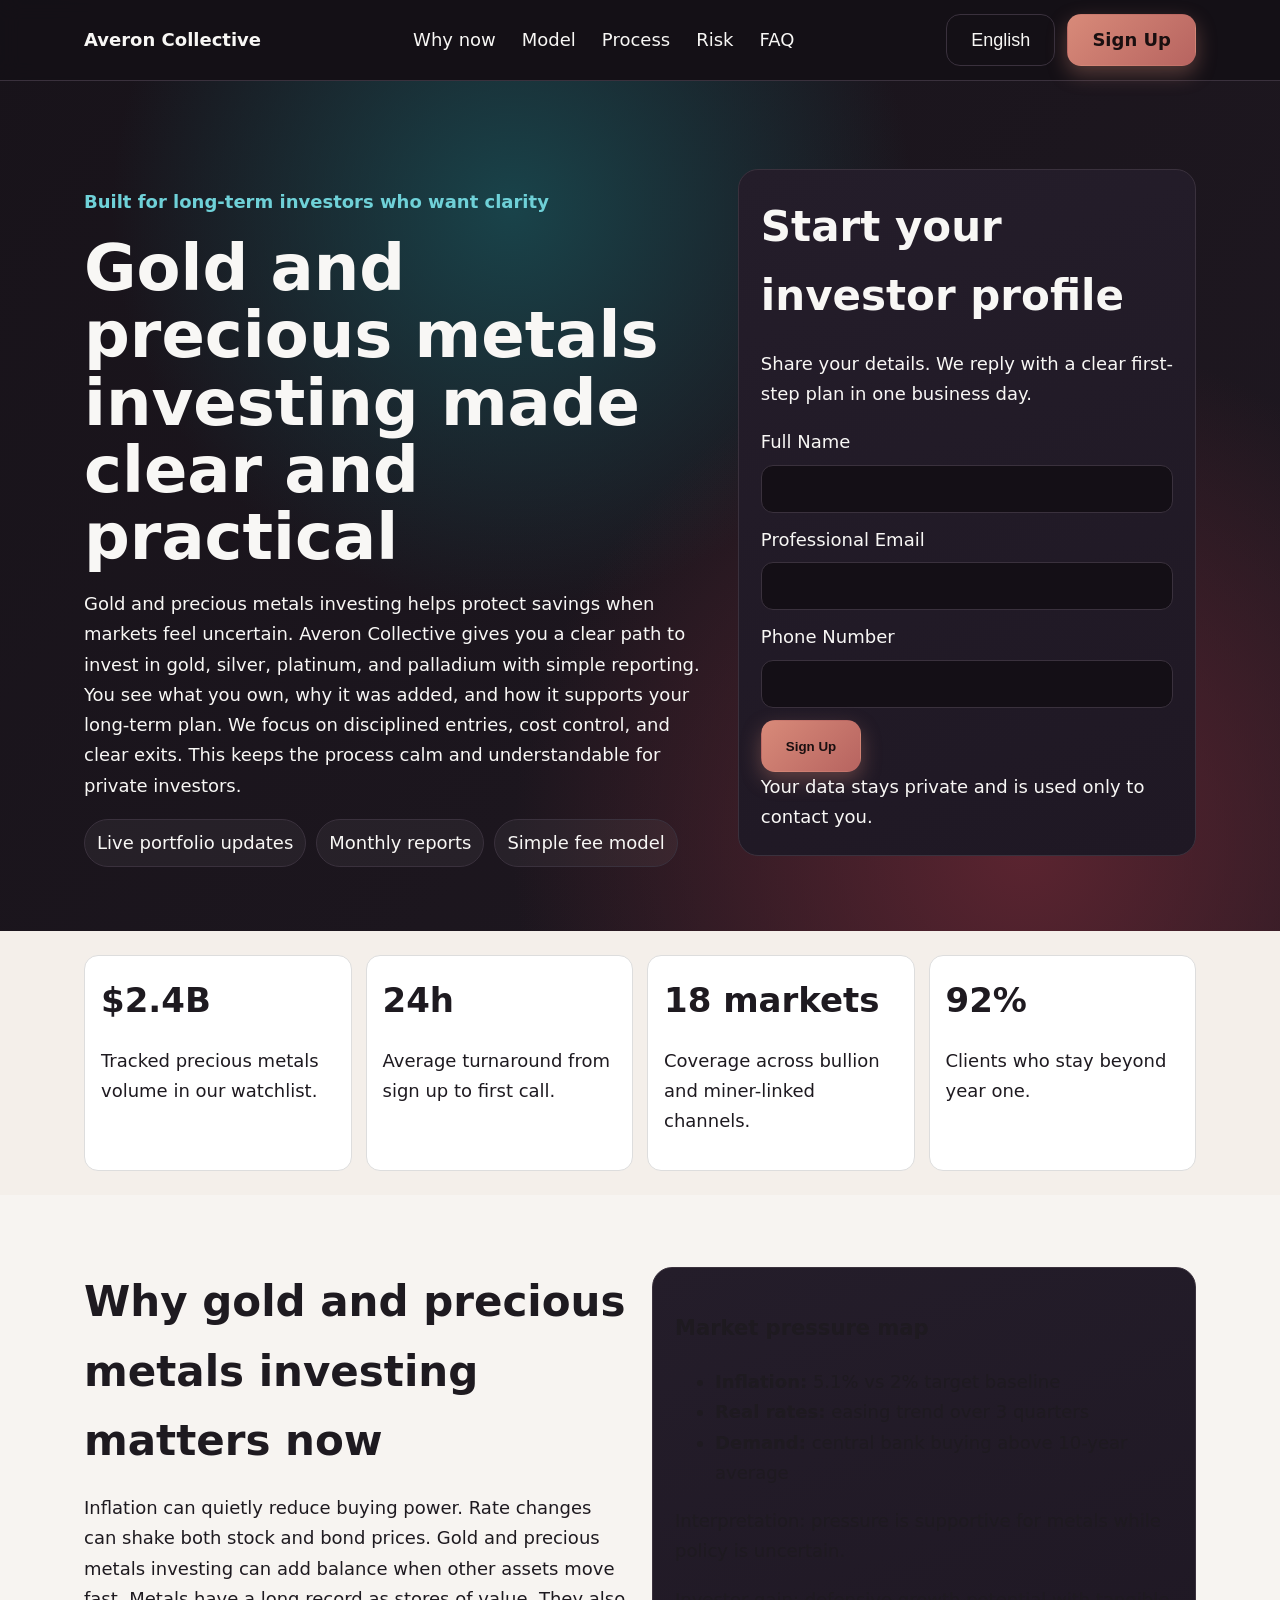
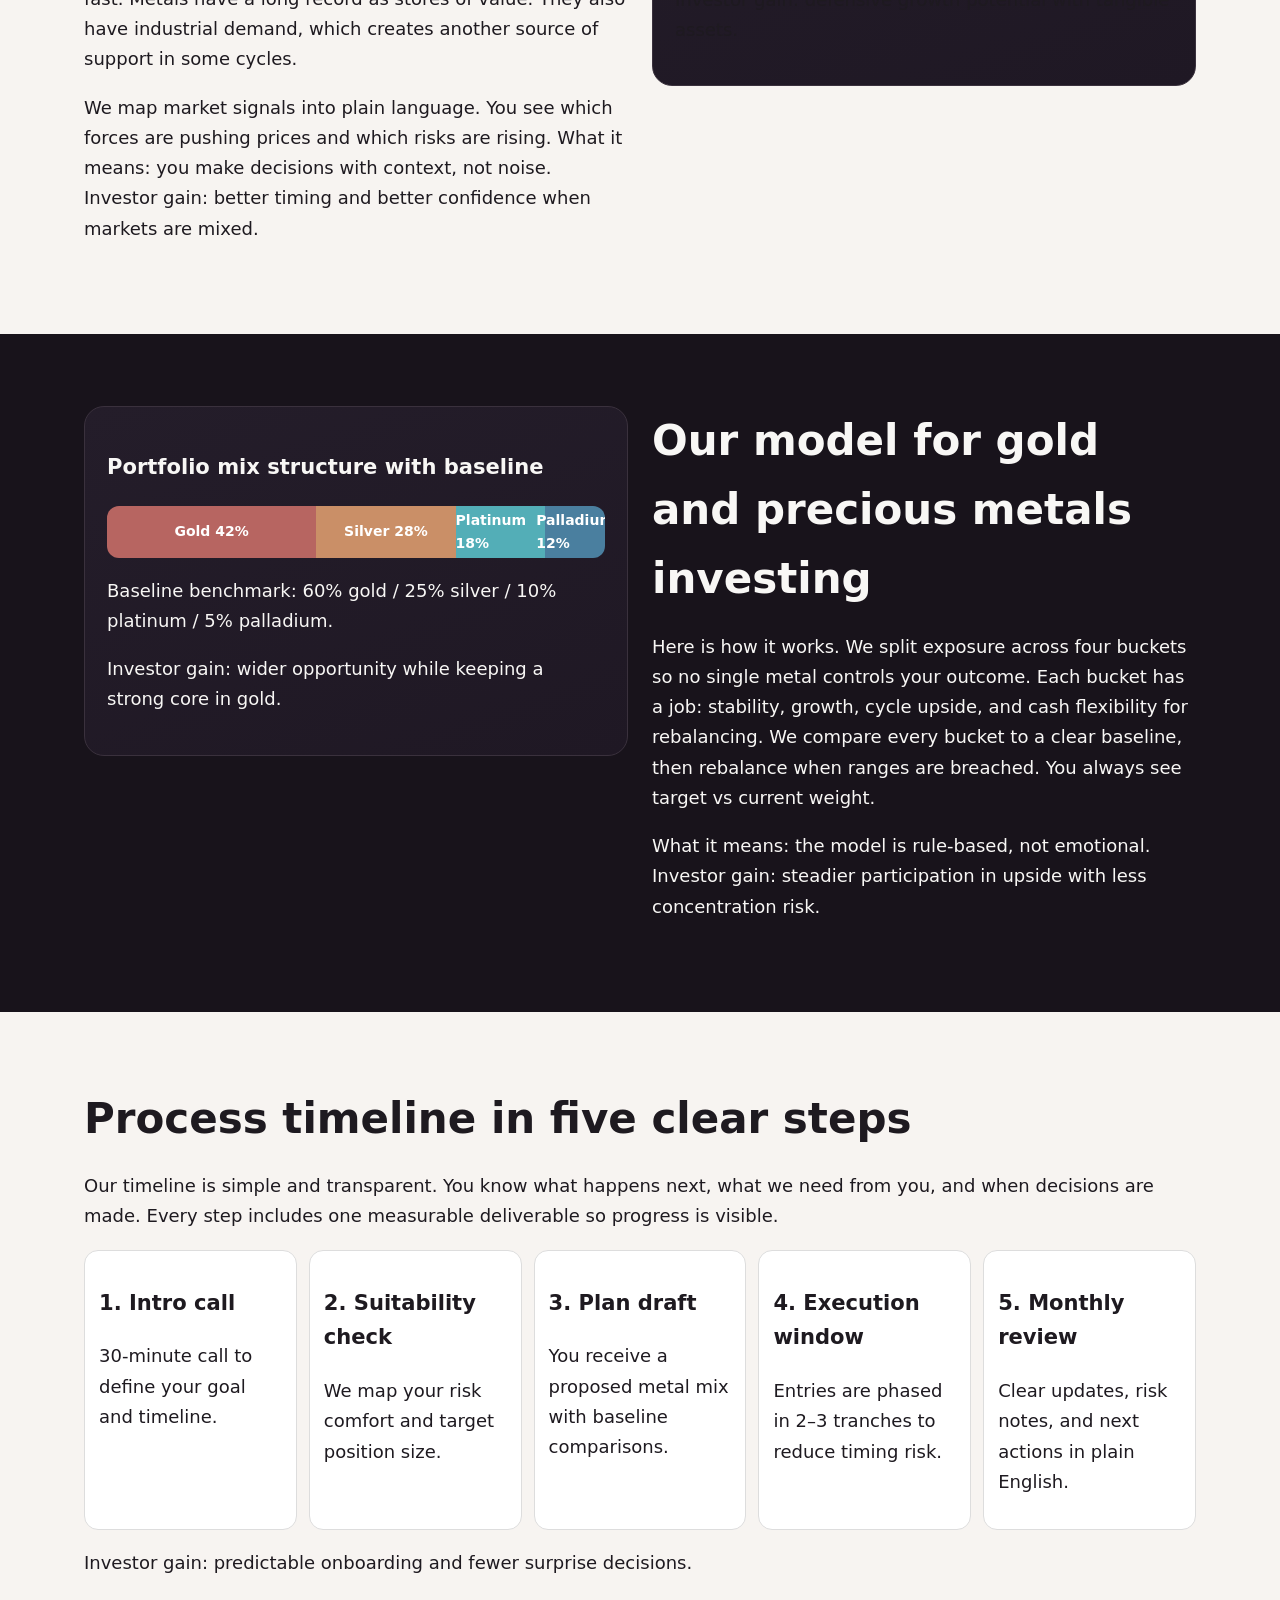
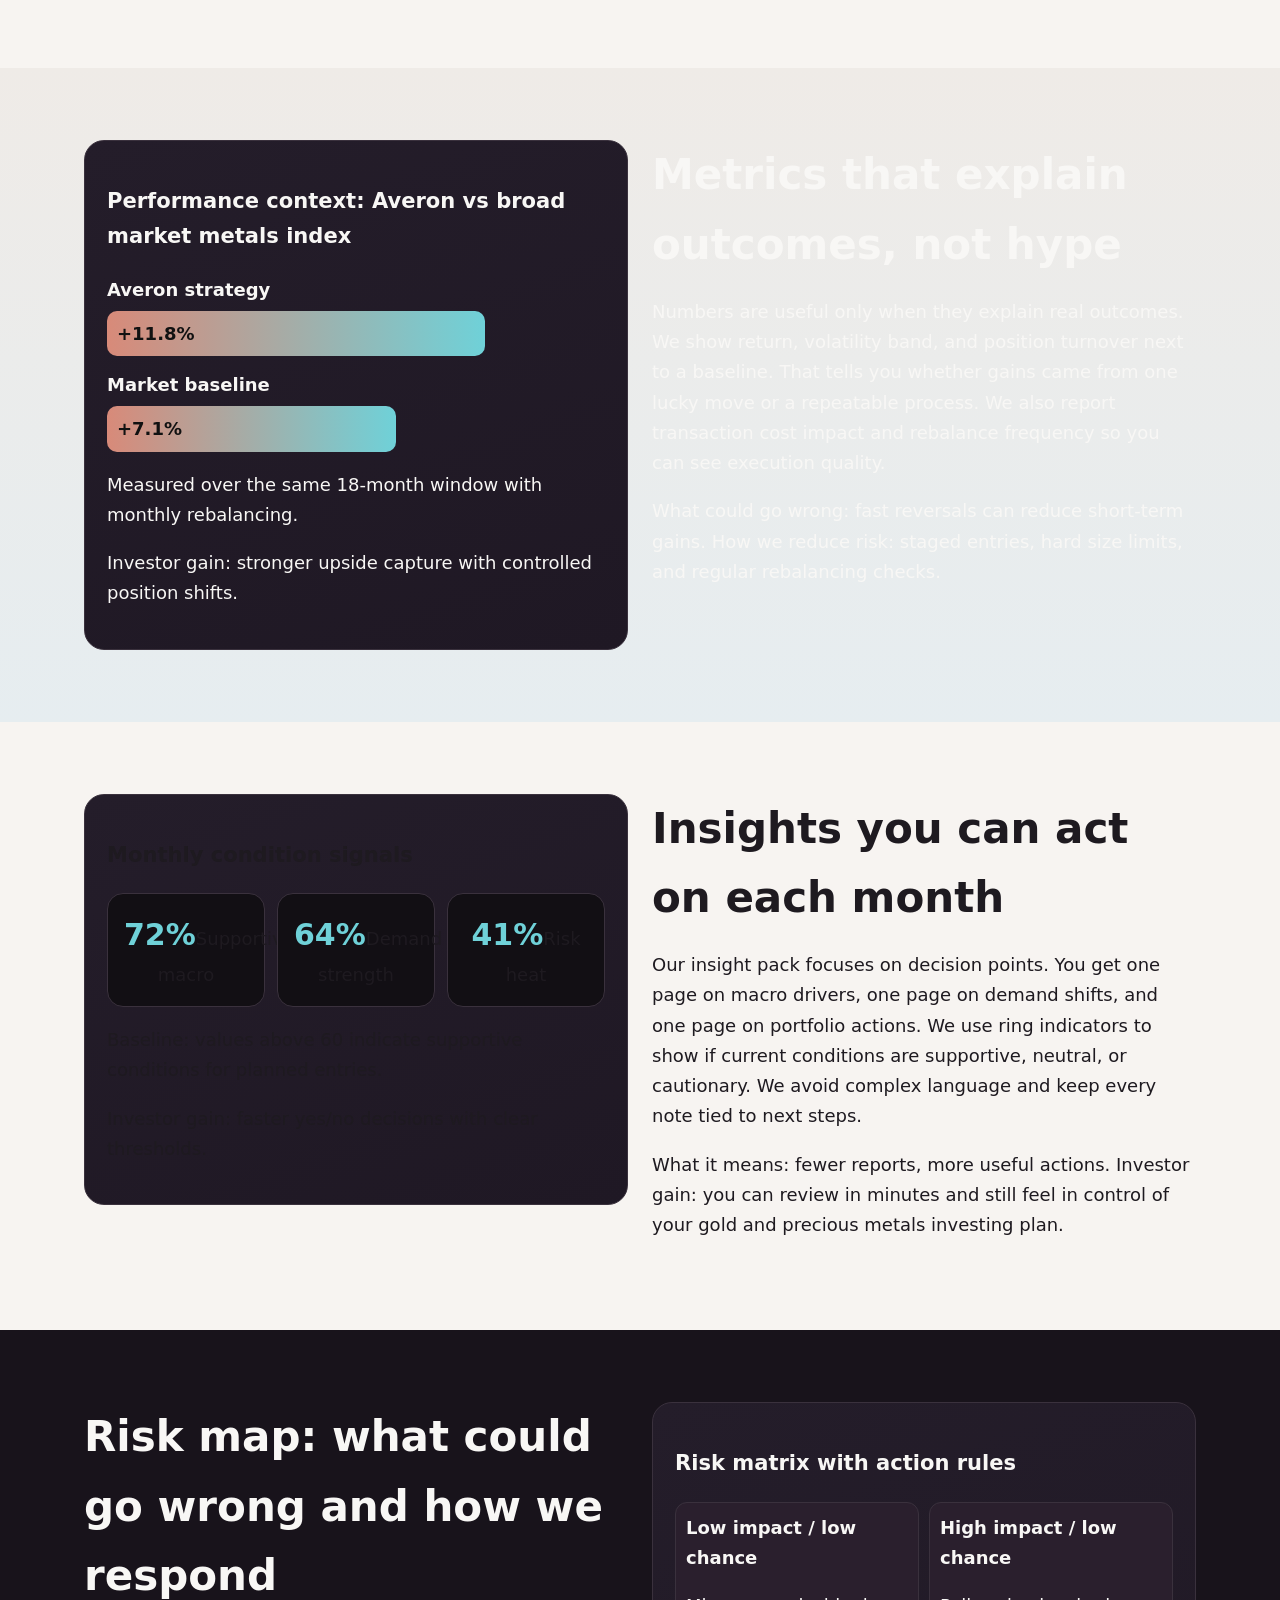
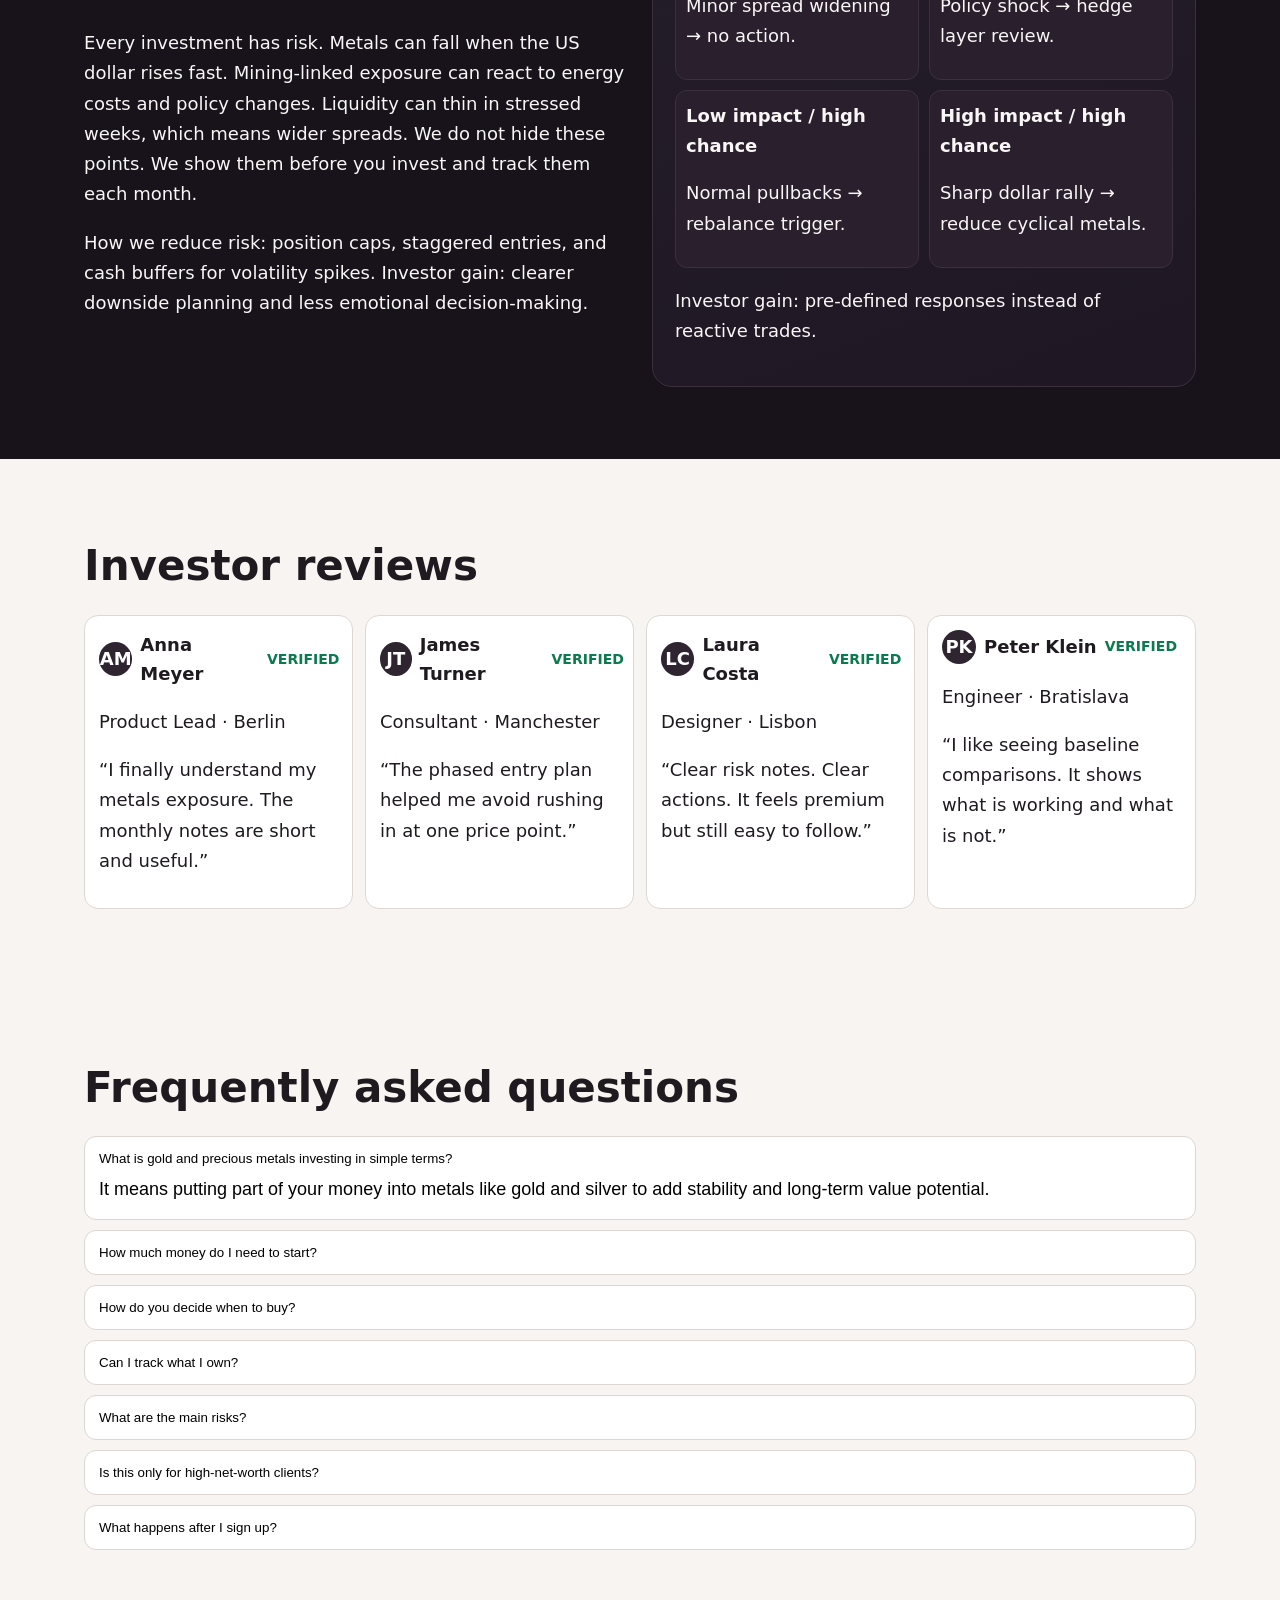
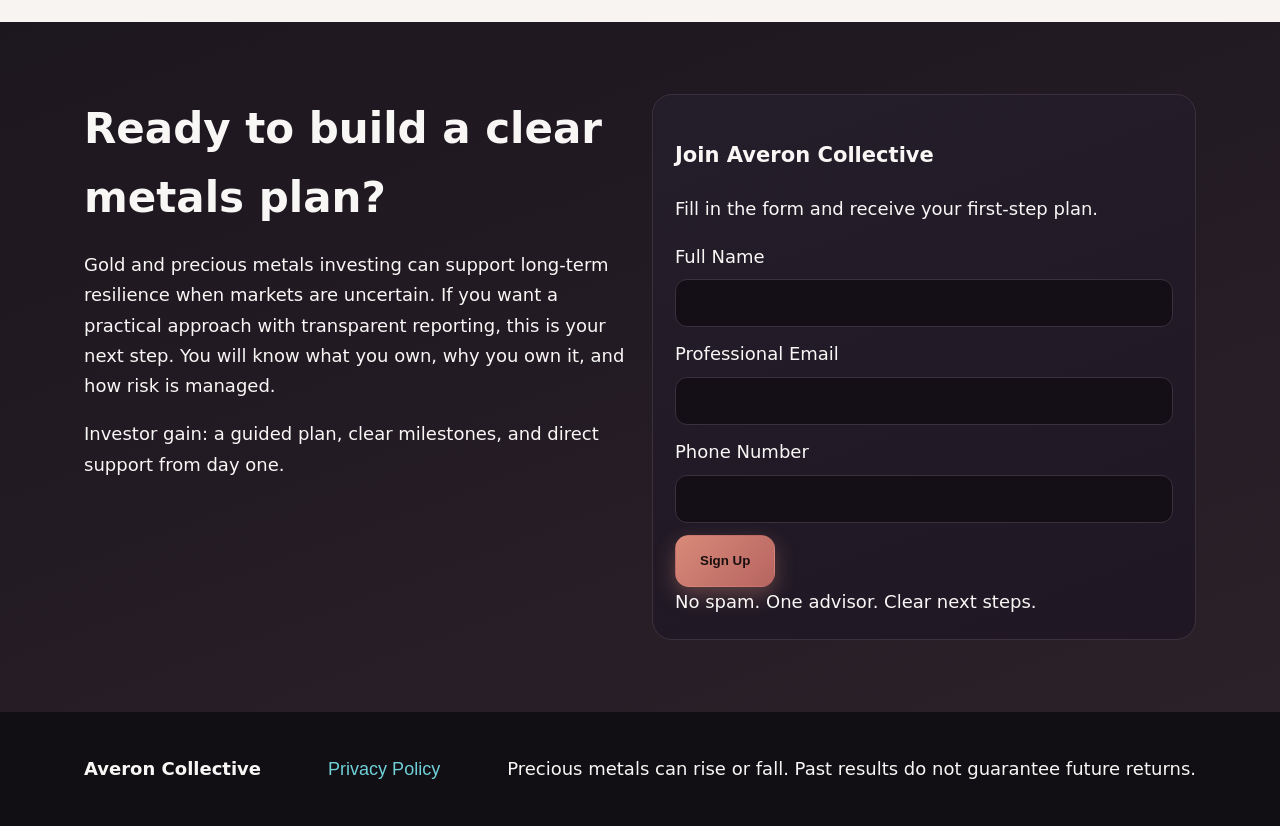
<file: index.html>
<!doctype html>
<html lang="en">
<head>
  <meta charset="UTF-8">
  <meta name="viewport" content="width=device-width, initial-scale=1.0">
  <title>Averon Collective | Gold & Precious Metals Investing for Long-Term Investors (English)</title>
  <meta name="description" content="Learn how Averon Collective helps private investors access gold and precious metals investing with clear steps, risk controls, and transparent reporting.">
  <link rel="canonical" href="https://www.averoncollective.com/">
  <link rel="alternate" hreflang="en" href="https://www.averoncollective.com/index.html">
  <link rel="alternate" hreflang="de" href="https://www.averoncollective.com/de/index.html">
  <link rel="alternate" hreflang="fr" href="https://www.averoncollective.com/fr/index.html">
  <link rel="alternate" hreflang="es" href="https://www.averoncollective.com/es/index.html">
  <link rel="alternate" hreflang="it" href="https://www.averoncollective.com/it/index.html">
  <link rel="alternate" hreflang="tr" href="https://www.averoncollective.com/tr/index.html">
  <link rel="alternate" hreflang="pt" href="https://www.averoncollective.com/pt/index.html">
  <link rel="alternate" hreflang="ja" href="https://www.averoncollective.com/jp/index.html">
  <link rel="alternate" hreflang="sk" href="https://www.averoncollective.com/sk/index.html">
  <link rel="alternate" hreflang="nl-BE" href="https://www.averoncollective.com/be/index.html">
  <meta property="og:title" content="Averon Collective | Gold & Precious Metals Investing for Long-Term Investors (English)">
  <meta property="og:description" content="Learn how Averon Collective helps private investors access gold and precious metals investing with clear steps, risk controls, and transparent reporting.">
  <meta property="og:type" content="website">
  <meta property="og:url" content="https://www.averoncollective.com/">
  <meta property="og:image" content="https://www.averoncollective.com/assets/img/og-cover.jpg">
  <meta name="twitter:card" content="summary_large_image">
  <meta name="twitter:title" content="Averon Collective | Gold & Precious Metals Investing for Long-Term Investors (English)">
  <meta name="twitter:description" content="Learn how Averon Collective helps private investors access gold and precious metals investing with clear steps, risk controls, and transparent reporting.">
  <meta name="twitter:image" content="https://www.averoncollective.com/assets/img/og-cover.jpg">
  <link rel="stylesheet" href="assets/style.css">
  <script defer src="assets/app.js"></script>
</head>
<body>
<header class="site-header">
  <div class="container header-inner">
    <a class="brand" href="index.html">Averon Collective</a>
    <nav class="main-nav" aria-label="Main navigation">
      <a href="#why">Why now</a><a href="#model">Model</a><a href="#process">Process</a><a href="#risk">Risk</a><a href="#faq">FAQ</a>
    </nav>
    <div class="header-right">
      <div class="lang-dropdown">
        <button class="lang-trigger" aria-expanded="false" aria-haspopup="true">English</button>
        <div class="lang-menu" role="menu"><a href="index.html" data-lang="English"><span class="flag"><svg viewBox="0 0 60 40" aria-hidden="true"><rect width="60" height="40" fill="#012169"/><path d="M0 0l60 40M60 0L0 40" stroke="#fff" stroke-width="8"/><path d="M0 0l60 40M60 0L0 40" stroke="#C8102E" stroke-width="4"/><path d="M30 0v40M0 20h60" stroke="#fff" stroke-width="14"/><path d="M30 0v40M0 20h60" stroke="#C8102E" stroke-width="8"/></svg></span>English</a>
            <a href="de/index.html" data-lang="Deutsch"><span class="flag"><svg viewBox="0 0 5 3" aria-hidden="true"><rect width="5" height="3" fill="#ffce00"/><rect width="5" height="2" fill="#dd0000"/><rect width="5" height="1" fill="#000"/></svg></span>Deutsch</a>
            <a href="fr/index.html" data-lang="Français"><span class="flag"><svg viewBox="0 0 3 2" aria-hidden="true"><rect width="1" height="2" fill="#0055A4"/><rect x="1" width="1" height="2" fill="#fff"/><rect x="2" width="1" height="2" fill="#EF4135"/></svg></span>Français</a>
            <a href="es/index.html" data-lang="Español"><span class="flag"><svg viewBox="0 0 6 4" aria-hidden="true"><rect width="6" height="4" fill="#AA151B"/><rect y="1" width="6" height="2" fill="#F1BF00"/></svg></span>Español</a>
            <a href="it/index.html" data-lang="Italiano"><span class="flag"><svg viewBox="0 0 3 2" aria-hidden="true"><rect width="1" height="2" fill="#009246"/><rect x="1" width="1" height="2" fill="#fff"/><rect x="2" width="1" height="2" fill="#CE2B37"/></svg></span>Italiano</a>
            <a href="tr/index.html" data-lang="Türkçe"><span class="flag"><svg viewBox="0 0 6 4" aria-hidden="true"><rect width="6" height="4" fill="#E30A17"/><circle cx="2.6" cy="2" r="1" fill="#fff"/><circle cx="2.9" cy="2" r="0.8" fill="#E30A17"/><polygon points="4.1,2 3.5,2.2 3.7,1.6 3.2,2 3.8,2.1" fill="#fff"/></svg></span>Türkçe</a>
            <a href="pt/index.html" data-lang="Português"><span class="flag"><svg viewBox="0 0 6 4" aria-hidden="true"><rect width="2.5" height="4" fill="#006600"/><rect x="2.5" width="3.5" height="4" fill="#FF0000"/></svg></span>Português</a>
            <a href="jp/index.html" data-lang="日本語"><span class="flag"><svg viewBox="0 0 6 4" aria-hidden="true"><rect width="6" height="4" fill="#fff"/><circle cx="3" cy="2" r="1" fill="#BC002D"/></svg></span>日本語</a>
            <a href="sk/index.html" data-lang="Slovenčina"><span class="flag"><svg viewBox="0 0 6 4" aria-hidden="true"><rect width="6" height="4" fill="#EE1C25"/><rect width="6" height="2.67" fill="#0B4EA2"/><rect width="6" height="1.33" fill="#fff"/></svg></span>Slovenčina</a>
            <a href="be/index.html" data-lang="Belgium"><span class="flag"><svg viewBox="0 0 3 2" aria-hidden="true"><rect width="1" height="2" fill="#000"/><rect x="1" width="1" height="2" fill="#FFD90C"/><rect x="2" width="1" height="2" fill="#EF3340"/></svg></span>Belgium</a>
        </div>
      </div>
      <a class="btn btn-primary" href="#lead-form">Sign Up</a>
      <button class="burger" aria-label="Open menu" aria-expanded="false">☰</button>
    </div>
  </div>
</header>

<div class="mobile-drawer" aria-hidden="true">
  <div class="drawer-panel" role="dialog" aria-modal="true" aria-label="Mobile menu">
    <button class="drawer-close" aria-label="Close menu">✕</button>
    <nav class="drawer-nav"><a href="#why">Why now</a><a href="#model">Model</a><a href="#process">Process</a><a href="#risk">Risk</a><a href="#faq">FAQ</a></nav>
    <div class="drawer-lang lang-dropdown"><button class="lang-trigger" aria-expanded="false" aria-haspopup="true">English</button><div class="lang-menu" role="menu"><a href="index.html" data-lang="English"><span class="flag"><svg viewBox="0 0 60 40" aria-hidden="true"><rect width="60" height="40" fill="#012169"/><path d="M0 0l60 40M60 0L0 40" stroke="#fff" stroke-width="8"/><path d="M0 0l60 40M60 0L0 40" stroke="#C8102E" stroke-width="4"/><path d="M30 0v40M0 20h60" stroke="#fff" stroke-width="14"/><path d="M30 0v40M0 20h60" stroke="#C8102E" stroke-width="8"/></svg></span>English</a>
            <a href="de/index.html" data-lang="Deutsch"><span class="flag"><svg viewBox="0 0 5 3" aria-hidden="true"><rect width="5" height="3" fill="#ffce00"/><rect width="5" height="2" fill="#dd0000"/><rect width="5" height="1" fill="#000"/></svg></span>Deutsch</a>
            <a href="fr/index.html" data-lang="Français"><span class="flag"><svg viewBox="0 0 3 2" aria-hidden="true"><rect width="1" height="2" fill="#0055A4"/><rect x="1" width="1" height="2" fill="#fff"/><rect x="2" width="1" height="2" fill="#EF4135"/></svg></span>Français</a>
            <a href="es/index.html" data-lang="Español"><span class="flag"><svg viewBox="0 0 6 4" aria-hidden="true"><rect width="6" height="4" fill="#AA151B"/><rect y="1" width="6" height="2" fill="#F1BF00"/></svg></span>Español</a>
            <a href="it/index.html" data-lang="Italiano"><span class="flag"><svg viewBox="0 0 3 2" aria-hidden="true"><rect width="1" height="2" fill="#009246"/><rect x="1" width="1" height="2" fill="#fff"/><rect x="2" width="1" height="2" fill="#CE2B37"/></svg></span>Italiano</a>
            <a href="tr/index.html" data-lang="Türkçe"><span class="flag"><svg viewBox="0 0 6 4" aria-hidden="true"><rect width="6" height="4" fill="#E30A17"/><circle cx="2.6" cy="2" r="1" fill="#fff"/><circle cx="2.9" cy="2" r="0.8" fill="#E30A17"/><polygon points="4.1,2 3.5,2.2 3.7,1.6 3.2,2 3.8,2.1" fill="#fff"/></svg></span>Türkçe</a>
            <a href="pt/index.html" data-lang="Português"><span class="flag"><svg viewBox="0 0 6 4" aria-hidden="true"><rect width="2.5" height="4" fill="#006600"/><rect x="2.5" width="3.5" height="4" fill="#FF0000"/></svg></span>Português</a>
            <a href="jp/index.html" data-lang="日本語"><span class="flag"><svg viewBox="0 0 6 4" aria-hidden="true"><rect width="6" height="4" fill="#fff"/><circle cx="3" cy="2" r="1" fill="#BC002D"/></svg></span>日本語</a>
            <a href="sk/index.html" data-lang="Slovenčina"><span class="flag"><svg viewBox="0 0 6 4" aria-hidden="true"><rect width="6" height="4" fill="#EE1C25"/><rect width="6" height="2.67" fill="#0B4EA2"/><rect width="6" height="1.33" fill="#fff"/></svg></span>Slovenčina</a>
            <a href="be/index.html" data-lang="Belgium"><span class="flag"><svg viewBox="0 0 3 2" aria-hidden="true"><rect width="1" height="2" fill="#000"/><rect x="1" width="1" height="2" fill="#FFD90C"/><rect x="2" width="1" height="2" fill="#EF3340"/></svg></span>Belgium</a>
        </div></div>
    <a class="btn btn-primary" href="#lead-form">Sign Up</a>
  </div>
</div>

<main>
<section class="hero mesh-bg">
  <div class="container split">
    <div>
      <p class="eyebrow">Built for long-term investors who want clarity</p>
      <h1>Gold and precious metals investing made clear and practical</h1>
      <p>Gold and precious metals investing helps protect savings when markets feel uncertain. Averon Collective gives you a clear path to invest in gold, silver, platinum, and palladium with simple reporting. You see what you own, why it was added, and how it supports your long-term plan. We focus on disciplined entries, cost control, and clear exits. This keeps the process calm and understandable for private investors.</p>
      <div class="hero-proof"><span>Live portfolio updates</span><span>Monthly reports</span><span>Simple fee model</span></div>
    </div>
    <div class="form-card" id="lead-form">
      <h2>Start your investor profile</h2>
      <p>Share your details. We reply with a clear first-step plan in one business day.</p>
      <form>
        <label>Full Name<input type="text" required></label>
        <label>Professional Email<input type="email" required></label>
        <label>Phone Number<input type="tel" required></label>
        <button class="btn btn-primary" type="submit">Sign Up</button>
      </form>
      <small>Your data stays private and is used only to contact you.</small>
    </div>
  </div>
</section>

<section class="kpi-strip"><div class="container kpi-grid"><article><h3>$2.4B</h3><p>Tracked precious metals volume in our watchlist.</p></article><article><h3>24h</h3><p>Average turnaround from sign up to first call.</p></article><article><h3>18 markets</h3><p>Coverage across bullion and miner-linked channels.</p></article><article><h3>92%</h3><p>Clients who stay beyond year one.</p></article></div></section>

<section id="why" class="section light"><div class="container two-col"><div><h2>Why gold and precious metals investing matters now</h2><p>Inflation can quietly reduce buying power. Rate changes can shake both stock and bond prices. Gold and precious metals investing can add balance when other assets move fast. Metals have a long record as stores of value. They also have industrial demand, which creates another source of support in some cycles.</p><p>We map market signals into plain language. You see which forces are pushing prices and which risks are rising. What it means: you make decisions with context, not noise. Investor gain: better timing and better confidence when markets are mixed.</p></div><div class="visual-card"><h3>Market pressure map</h3><ul><li><strong>Inflation:</strong> 5.1% vs 2% target baseline</li><li><strong>Real rates:</strong> easing trend over 3 quarters</li><li><strong>Demand:</strong> central bank buying above 10-year average</li></ul><p>Interpretation: pressure is supportive for metals while policy is uncertain.</p><p class="gain">Investor gain: defensive growth potential with tangible assets.</p></div></div></section>

<section id="model" class="section dark"><div class="container two-col reverse"><div><h2>Our model for gold and precious metals investing</h2><p>Here is how it works. We split exposure across four buckets so no single metal controls your outcome. Each bucket has a job: stability, growth, cycle upside, and cash flexibility for rebalancing. We compare every bucket to a clear baseline, then rebalance when ranges are breached. You always see target vs current weight.</p><p>What it means: the model is rule-based, not emotional. Investor gain: steadier participation in upside with less concentration risk.</p></div><div class="visual-card stacked"><h3>Portfolio mix structure with baseline</h3><div class="stack"><span style="width:42%">Gold 42%</span><span style="width:28%">Silver 28%</span><span style="width:18%">Platinum 18%</span><span style="width:12%">Palladium 12%</span></div><p>Baseline benchmark: 60% gold / 25% silver / 10% platinum / 5% palladium.</p><p class="gain">Investor gain: wider opportunity while keeping a strong core in gold.</p></div></div></section>

<section id="process" class="section light"><div class="container"><h2>Process timeline in five clear steps</h2><p>Our timeline is simple and transparent. You know what happens next, what we need from you, and when decisions are made. Every step includes one measurable deliverable so progress is visible.</p><div class="timeline"><article><h3>1. Intro call</h3><p>30-minute call to define your goal and timeline.</p></article><article><h3>2. Suitability check</h3><p>We map your risk comfort and target position size.</p></article><article><h3>3. Plan draft</h3><p>You receive a proposed metal mix with baseline comparisons.</p></article><article><h3>4. Execution window</h3><p>Entries are phased in 2–3 tranches to reduce timing risk.</p></article><article><h3>5. Monthly review</h3><p>Clear updates, risk notes, and next actions in plain English.</p></article></div><p class="gain">Investor gain: predictable onboarding and fewer surprise decisions.</p></div></section>

<section class="section split-tone"><div class="container two-col"><div class="visual-card"><h3>Performance context: Averon vs broad market metals index</h3><div class="compare-bars"><div><label>Averon strategy</label><span style="width:76%">+11.8%</span></div><div><label>Market baseline</label><span style="width:58%">+7.1%</span></div></div><p>Measured over the same 18-month window with monthly rebalancing.</p><p class="gain">Investor gain: stronger upside capture with controlled position shifts.</p></div><div><h2>Metrics that explain outcomes, not hype</h2><p>Numbers are useful only when they explain real outcomes. We show return, volatility band, and position turnover next to a baseline. That tells you whether gains came from one lucky move or a repeatable process. We also report transaction cost impact and rebalance frequency so you can see execution quality.</p><p>What could go wrong: fast reversals can reduce short-term gains. How we reduce risk: staged entries, hard size limits, and regular rebalancing checks.</p></div></div></section>

<section class="section light"><div class="container two-col reverse"><div><h2>Insights you can act on each month</h2><p>Our insight pack focuses on decision points. You get one page on macro drivers, one page on demand shifts, and one page on portfolio actions. We use ring indicators to show if current conditions are supportive, neutral, or cautionary. We avoid complex language and keep every note tied to next steps.</p><p>What it means: fewer reports, more useful actions. Investor gain: you can review in minutes and still feel in control of your gold and precious metals investing plan.</p></div><div class="visual-card rings"><h3>Monthly condition signals</h3><div class="ring-grid"><div class="ring" data-val="72"><span>72%</span><small>Supportive macro</small></div><div class="ring" data-val="64"><span>64%</span><small>Demand strength</small></div><div class="ring" data-val="41"><span>41%</span><small>Risk heat</small></div></div><p>Baseline: values above 60 indicate supportive conditions for planned entries.</p><p class="gain">Investor gain: faster yes/no decisions with clear thresholds.</p></div></div></section>

<section id="risk" class="section dark"><div class="container two-col"><div><h2>Risk map: what could go wrong and how we respond</h2><p>Every investment has risk. Metals can fall when the US dollar rises fast. Mining-linked exposure can react to energy costs and policy changes. Liquidity can thin in stressed weeks, which means wider spreads. We do not hide these points. We show them before you invest and track them each month.</p><p>How we reduce risk: position caps, staggered entries, and cash buffers for volatility spikes. Investor gain: clearer downside planning and less emotional decision-making.</p></div><div class="visual-card risk-matrix"><h3>Risk matrix with action rules</h3><div class="matrix"><div><strong>Low impact / low chance</strong><p>Minor spread widening → no action.</p></div><div><strong>High impact / low chance</strong><p>Policy shock → hedge layer review.</p></div><div><strong>Low impact / high chance</strong><p>Normal pullbacks → rebalance trigger.</p></div><div><strong>High impact / high chance</strong><p>Sharp dollar rally → reduce cyclical metals.</p></div></div><p class="gain">Investor gain: pre-defined responses instead of reactive trades.</p></div></div></section>

<section class="section light"><div class="container"><h2>Investor reviews</h2><div class="reviews"><article><div class="rev-head"><span class="avatar">AM</span><strong>Anna Meyer</strong><em>VERIFIED</em></div><p class="role">Product Lead · Berlin</p><p>“I finally understand my metals exposure. The monthly notes are short and useful.”</p></article><article><div class="rev-head"><span class="avatar">JT</span><strong>James Turner</strong><em>VERIFIED</em></div><p class="role">Consultant · Manchester</p><p>“The phased entry plan helped me avoid rushing in at one price point.”</p></article><article><div class="rev-head"><span class="avatar">LC</span><strong>Laura Costa</strong><em>VERIFIED</em></div><p class="role">Designer · Lisbon</p><p>“Clear risk notes. Clear actions. It feels premium but still easy to follow.”</p></article><article><div class="rev-head"><span class="avatar">PK</span><strong>Peter Klein</strong><em>VERIFIED</em></div><p class="role">Engineer · Bratislava</p><p>“I like seeing baseline comparisons. It shows what is working and what is not.”</p></article></div></div></section>

<section id="faq" class="section light faq"><div class="container"><h2>Frequently asked questions</h2><div class="faq-list">
<button class="faq-item" aria-expanded="true"><span>What is gold and precious metals investing in simple terms?</span><p>It means putting part of your money into metals like gold and silver to add stability and long-term value potential.</p></button>
<button class="faq-item" aria-expanded="false"><span>How much money do I need to start?</span><p>Most clients start with a staged plan. We set position size based on your goals and comfort level, then scale over time.</p></button>
<button class="faq-item" aria-expanded="false"><span>How do you decide when to buy?</span><p>We use rule-based entry windows tied to macro signals, demand trends, and valuation bands, not short-term headlines.</p></button>
<button class="faq-item" aria-expanded="false"><span>Can I track what I own?</span><p>Yes. You receive clear monthly statements with holdings, baseline comparison, and action notes in plain English.</p></button>
<button class="faq-item" aria-expanded="false"><span>What are the main risks?</span><p>Price swings, policy shocks, and spread changes. We reduce risk through diversification, staggered entries, and limits.</p></button>
<button class="faq-item" aria-expanded="false"><span>Is this only for high-net-worth clients?</span><p>No. This service is built for private investors who want clarity and disciplined long-term exposure.</p></button>
<button class="faq-item" aria-expanded="false"><span>What happens after I sign up?</span><p>You get a call invitation, a simple profile review, and a first-step plan with clear timelines and no pressure.</p></button>
</div></div></section>

<section class="section final-cta"><div class="container two-col"><div><h2>Ready to build a clear metals plan?</h2><p>Gold and precious metals investing can support long-term resilience when markets are uncertain. If you want a practical approach with transparent reporting, this is your next step. You will know what you own, why you own it, and how risk is managed.</p><p class="gain">Investor gain: a guided plan, clear milestones, and direct support from day one.</p></div><div class="form-card"><h3>Join Averon Collective</h3><p>Fill in the form and receive your first-step plan.</p><form><label>Full Name<input type="text" required></label><label>Professional Email<input type="email" required></label><label>Phone Number<input type="tel" required></label><button class="btn btn-primary" type="submit">Sign Up</button></form><small>No spam. One advisor. Clear next steps.</small></div></div></section>
</main>

<footer class="site-footer"><div class="container footer-inner"><strong>Averon Collective</strong><button class="privacy-link" type="button">Privacy Policy</button><p>Precious metals can rise or fall. Past results do not guarantee future returns.</p></div></footer>

<div class="privacy-modal" aria-hidden="true"><div class="privacy-dialog" role="dialog" aria-modal="true" aria-label="Privacy Policy"><button class="privacy-x" aria-label="Close privacy modal">✕</button><h2>Privacy Policy</h2><h3>Introduction</h3><p>We respect your privacy and explain clearly how data is used.</p><h3>Data collection</h3><p>We collect your name, email, and phone number from forms you submit.</p><h3>Legal basis</h3><p>We process data to answer your request and provide service information you asked for.</p><h3>Cookies</h3><p>We use essential and analytics cookies to improve site performance.</p><h3>Retention</h3><p>Lead data is kept only as long as needed for communication and legal duties.</p><h3>Third-party sharing</h3><p>We share data only with trusted service providers required to run this website.</p><h3>Security</h3><p>We use access controls, encryption in transit, and regular security reviews.</p><h3>User rights</h3><p>You can request access, correction, deletion, or data export at any time.</p><h3>International transfers</h3><p>If data crosses borders, we use contractual safeguards and secure vendors.</p><h3>Industry risk disclosure</h3><p>Investment-related communication is informational and does not remove market risk.</p><h3>Contact</h3><p>Email privacy@averoncollective.com for any privacy request.</p><div class="privacy-footer"><button class="btn btn-ghost" type="button">Close</button></div></div></div>

<script type="application/ld+json">{"@context":"https://schema.org","@graph":[{"@type":"Organization","name":"Averon Collective","url":"https://www.averoncollective.com","logo":"https://www.averoncollective.com/assets/img/logo.png"},{"@type":"WebSite","name":"Averon Collective","url":"https://www.averoncollective.com"},{"@type":"FAQPage","mainEntity":[{"@type":"Question","name":"What is gold and precious metals investing in simple terms?","acceptedAnswer":{"@type":"Answer","text":"It means putting part of your money into metals like gold and silver to add stability and long-term value potential."}},{"@type":"Question","name":"How much money do I need to start?","acceptedAnswer":{"@type":"Answer","text":"Most clients start with a staged plan that scales over time."}}]},{"@type":"Review","itemReviewed":{"@type":"Service","name":"Averon Collective investor onboarding"},"author":{"@type":"Person","name":"Anna Meyer"},"reviewBody":"I finally understand my metals exposure. The monthly notes are short and useful.","reviewRating":{"@type":"Rating","ratingValue":"5","bestRating":"5"}}]}</script>
</body>
</html>
</file>
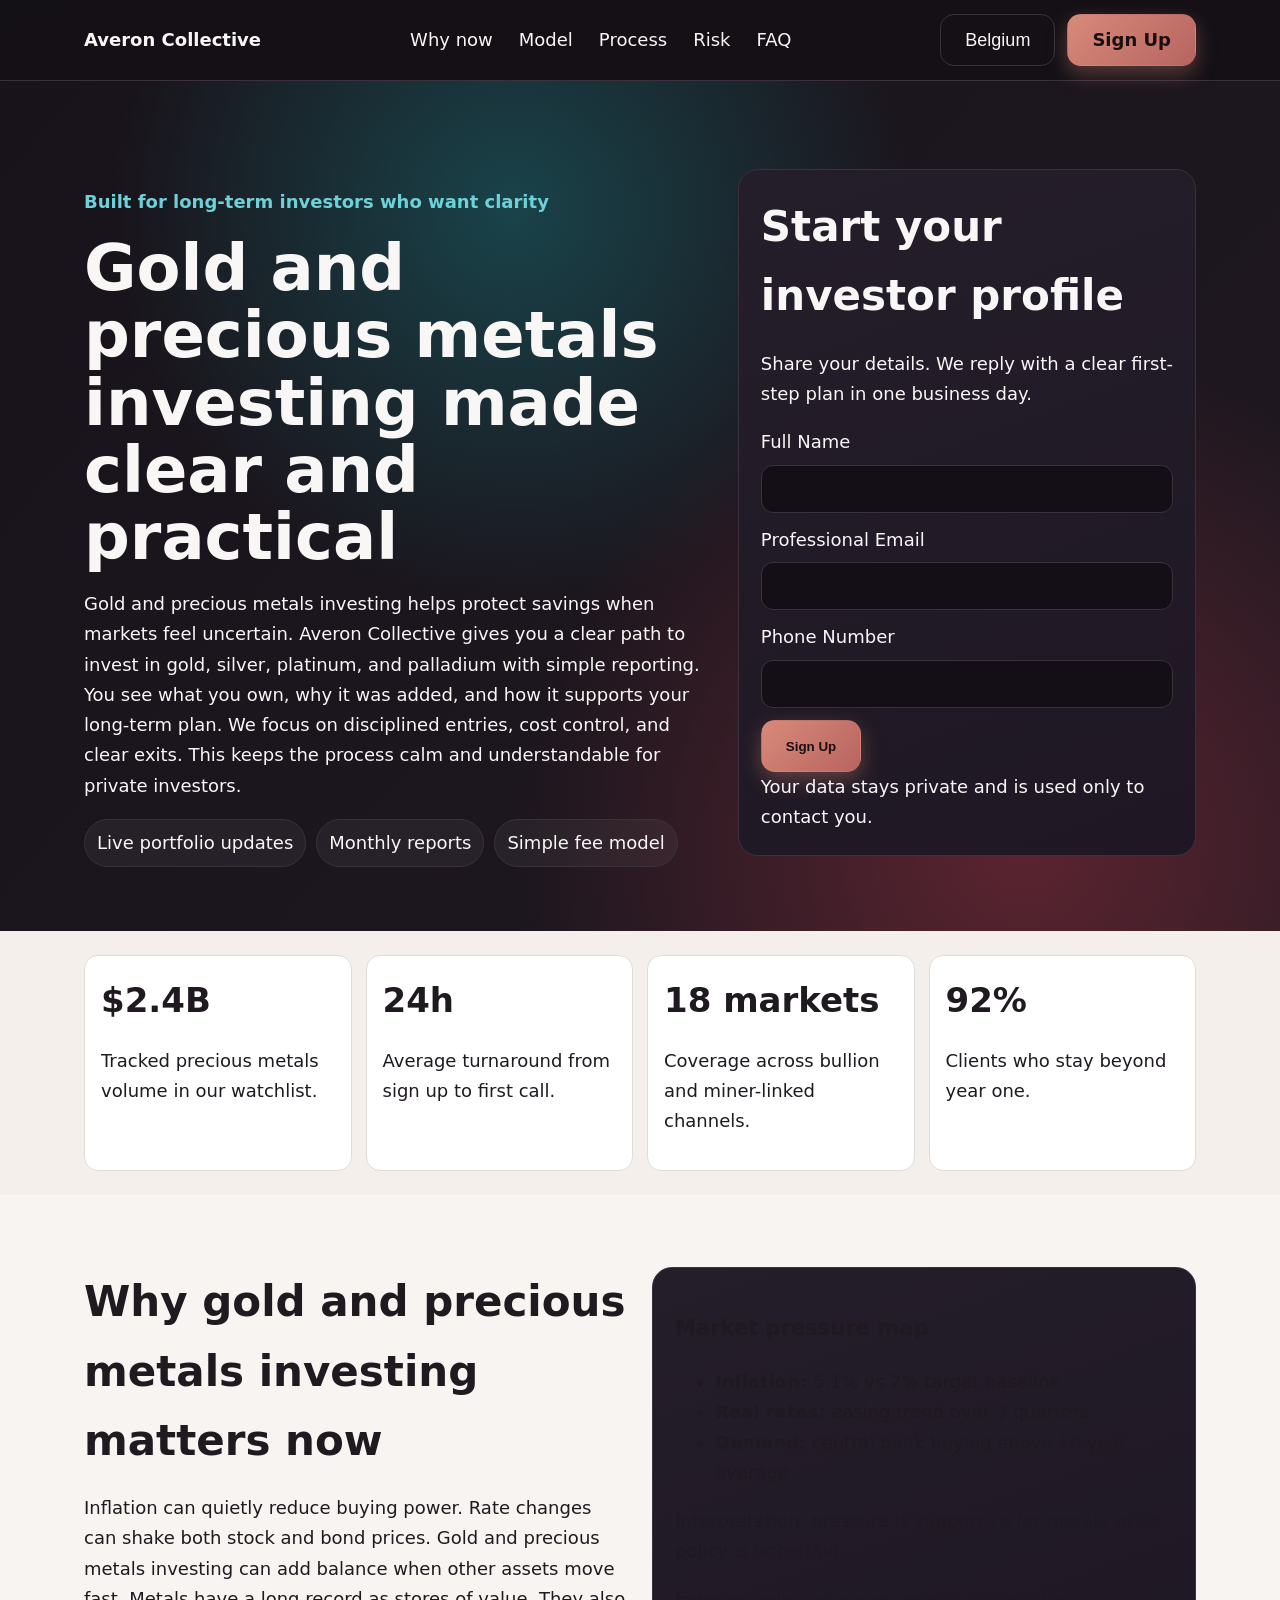
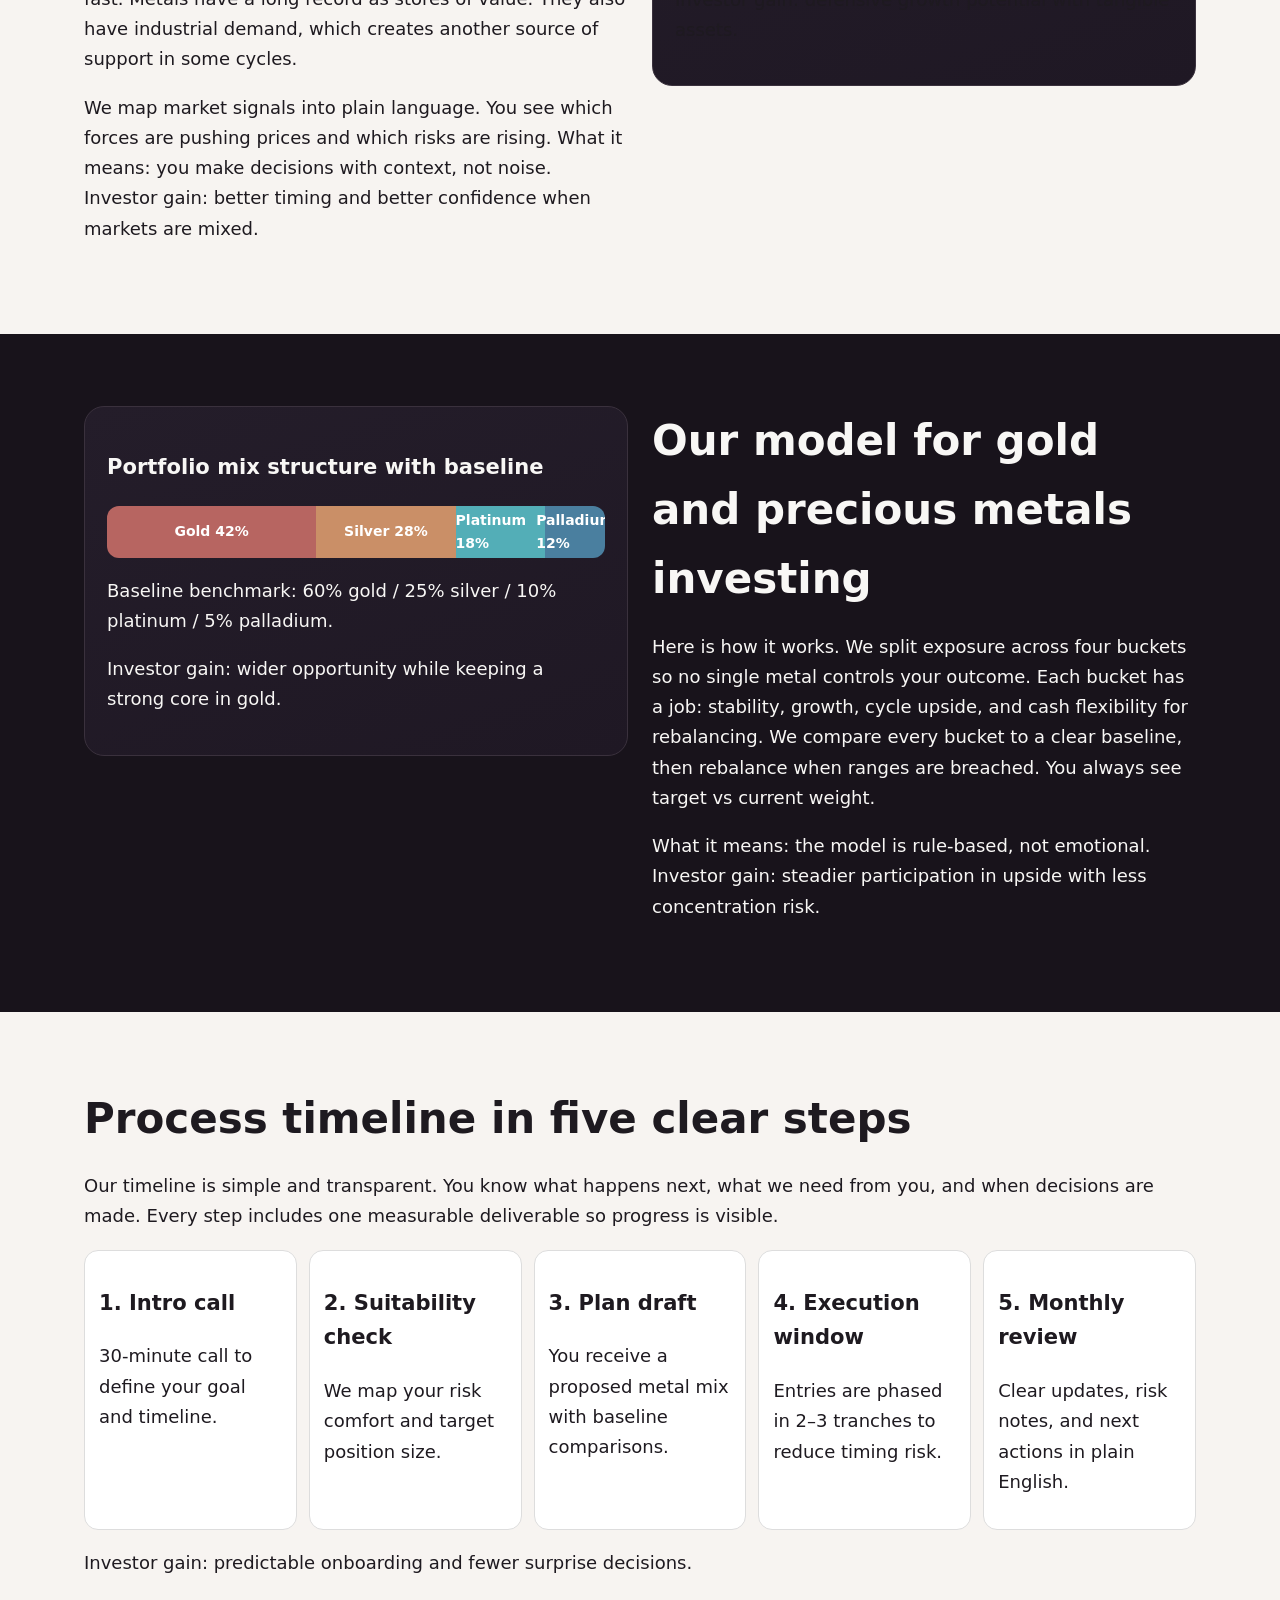
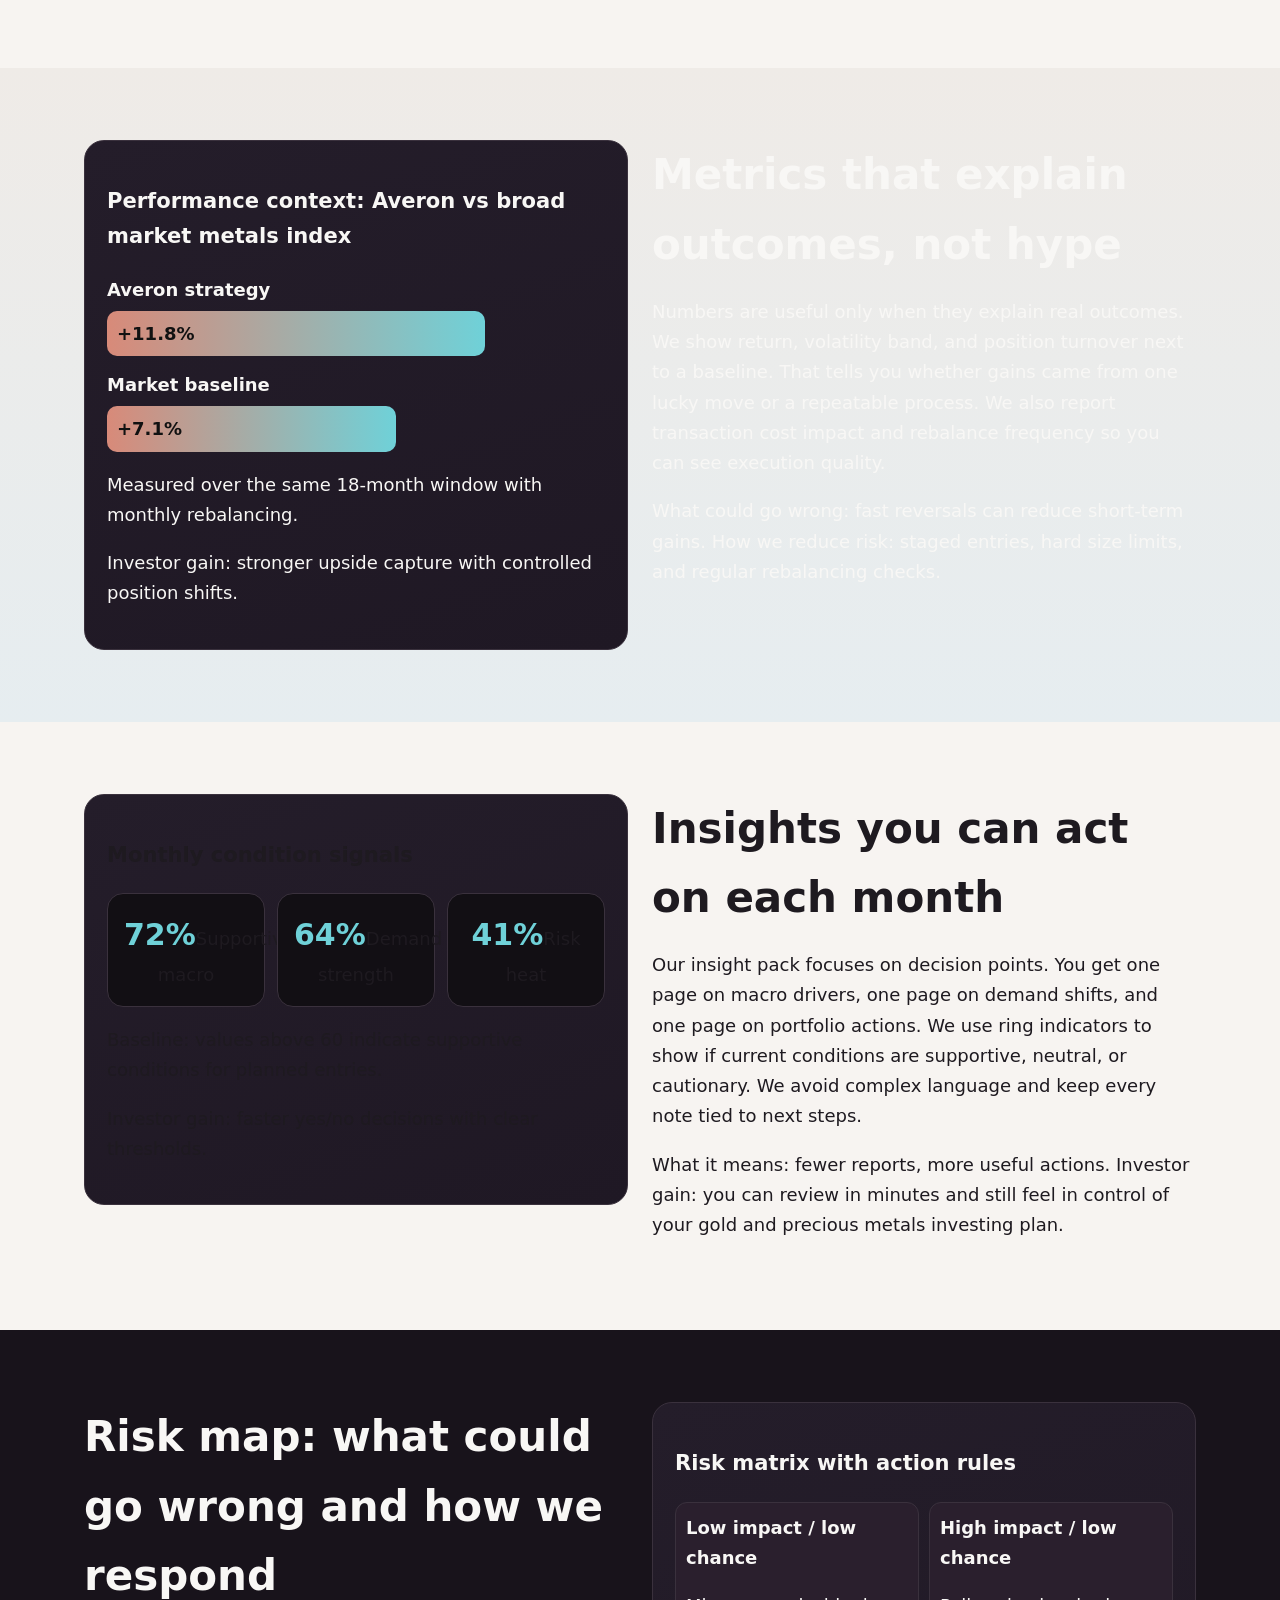
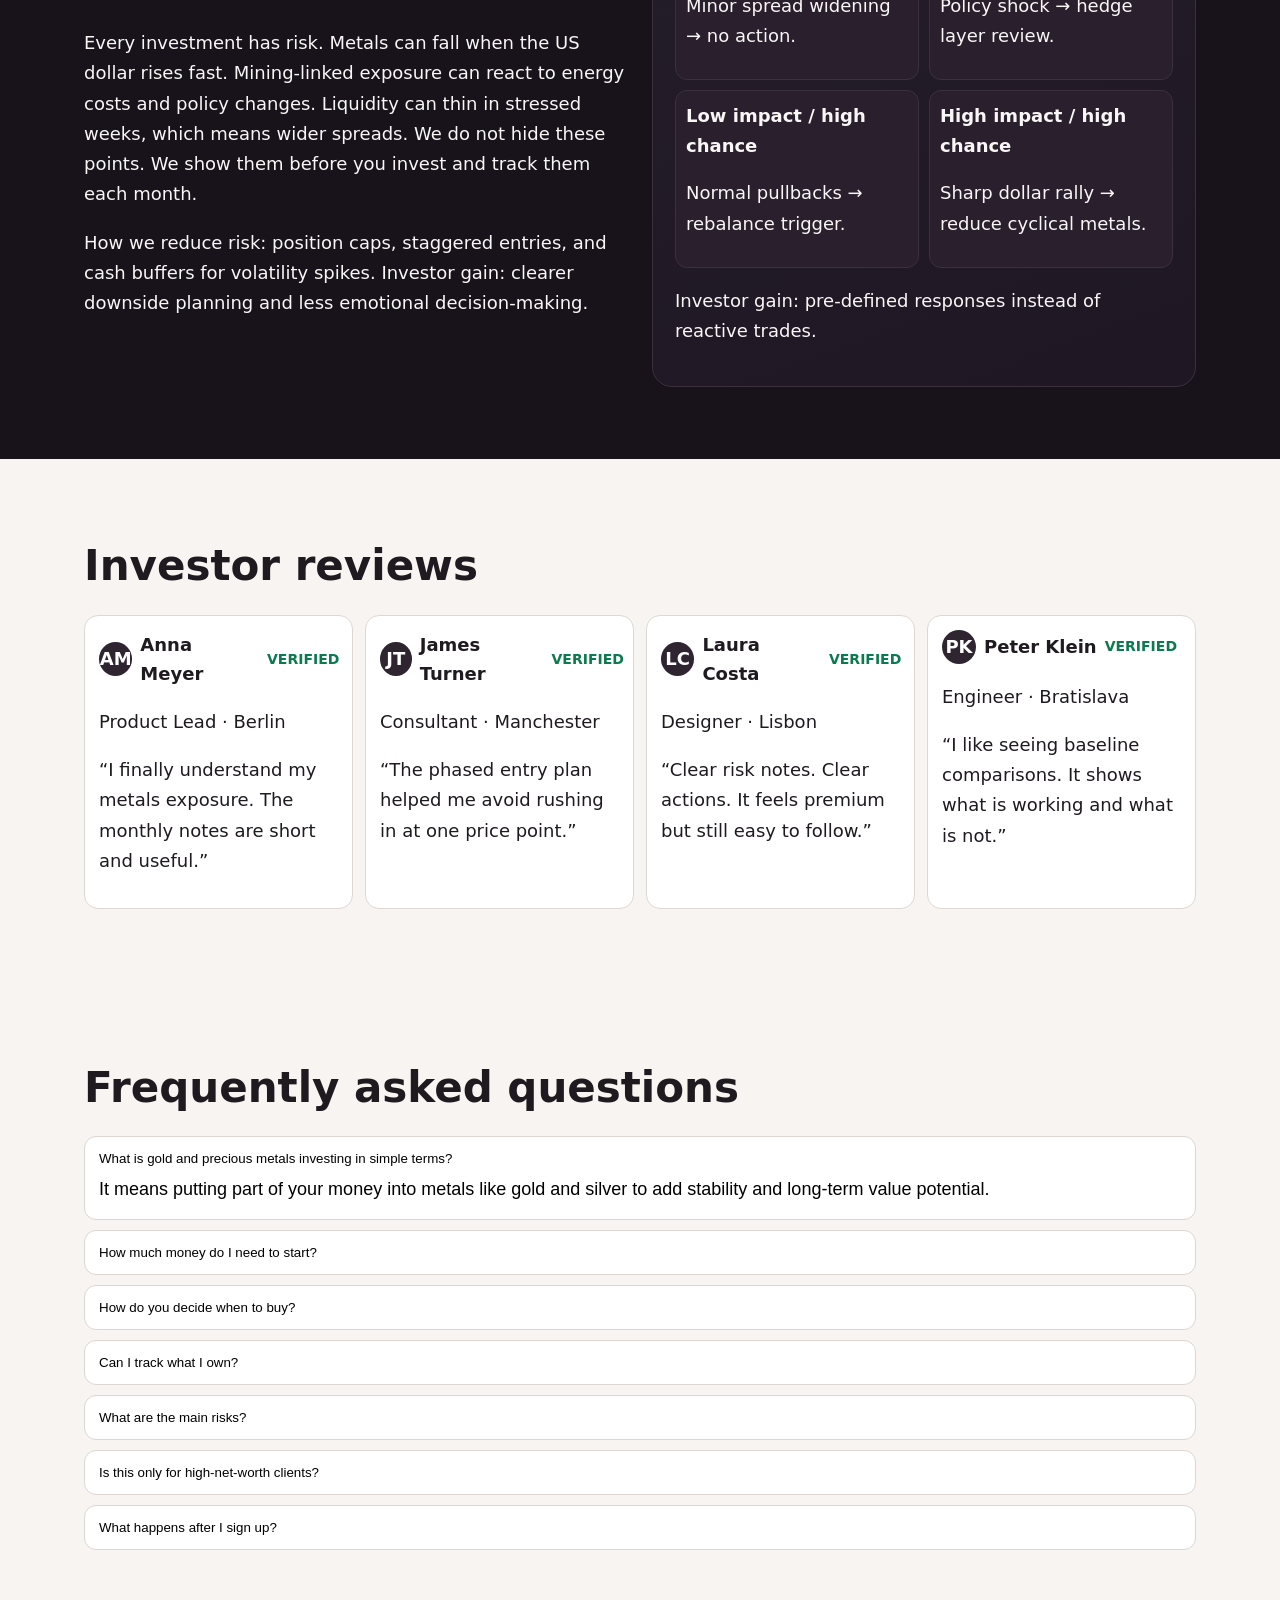
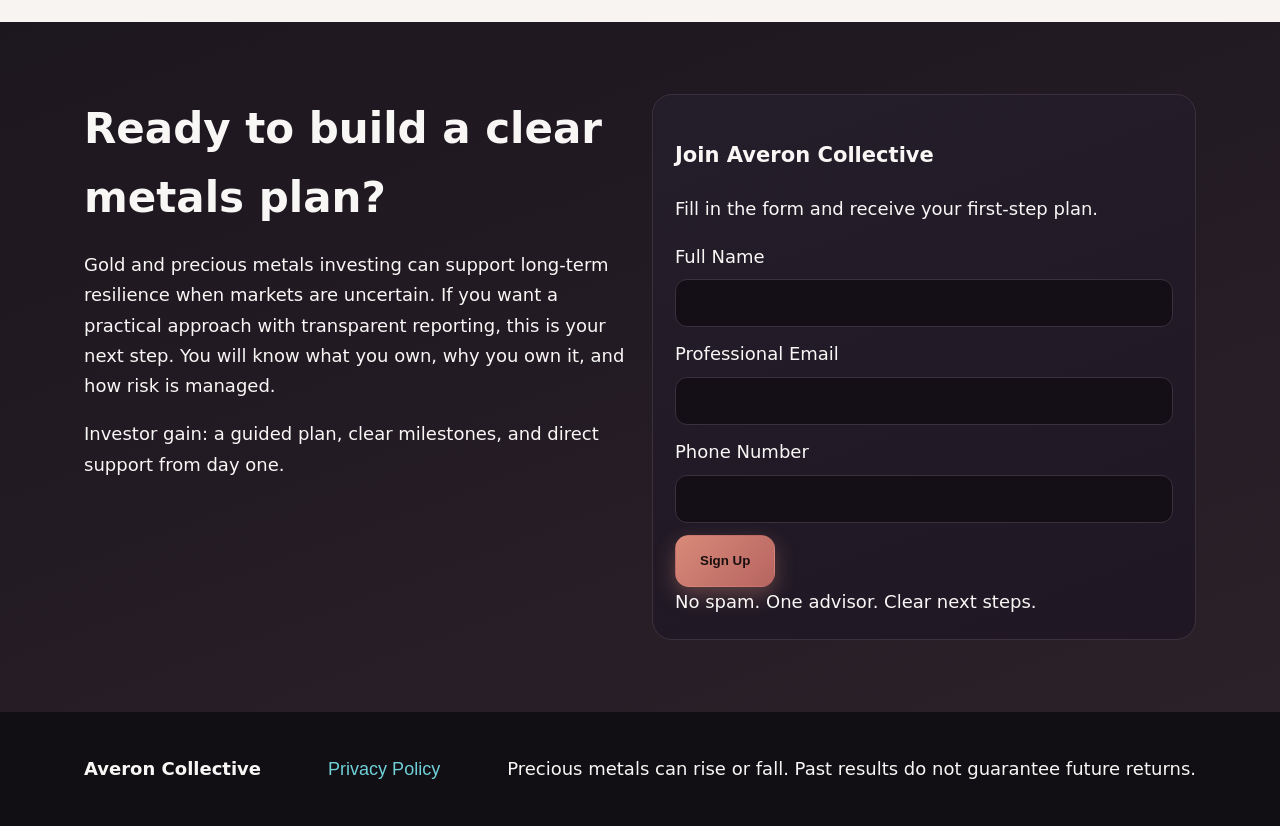
<file: be/index.html>
<!doctype html>
<html lang="en">
<head>
  <meta charset="UTF-8">
  <meta name="viewport" content="width=device-width, initial-scale=1.0">
  <title>Averon Collective | Gold & Precious Metals Investing for Long-Term Investors (Belgium)</title>
  <meta name="description" content="Learn how Averon Collective helps private investors access gold and precious metals investing with clear steps, risk controls, and transparent reporting.">
  <link rel="canonical" href="https://www.averoncollective.com/be/index.html">
  <link rel="alternate" hreflang="en" href="https://www.averoncollective.com/index.html">
  <link rel="alternate" hreflang="de" href="https://www.averoncollective.com/de/index.html">
  <link rel="alternate" hreflang="fr" href="https://www.averoncollective.com/fr/index.html">
  <link rel="alternate" hreflang="es" href="https://www.averoncollective.com/es/index.html">
  <link rel="alternate" hreflang="it" href="https://www.averoncollective.com/it/index.html">
  <link rel="alternate" hreflang="tr" href="https://www.averoncollective.com/tr/index.html">
  <link rel="alternate" hreflang="pt" href="https://www.averoncollective.com/pt/index.html">
  <link rel="alternate" hreflang="ja" href="https://www.averoncollective.com/jp/index.html">
  <link rel="alternate" hreflang="sk" href="https://www.averoncollective.com/sk/index.html">
  <link rel="alternate" hreflang="nl-BE" href="https://www.averoncollective.com/be/index.html">
  <meta property="og:title" content="Averon Collective | Gold & Precious Metals Investing for Long-Term Investors (Belgium)">
  <meta property="og:description" content="Learn how Averon Collective helps private investors access gold and precious metals investing with clear steps, risk controls, and transparent reporting.">
  <meta property="og:type" content="website">
  <meta property="og:url" content="https://www.averoncollective.com/be/index.html">
  <meta property="og:image" content="https://www.averoncollective.com/assets/img/og-cover.jpg">
  <meta name="twitter:card" content="summary_large_image">
  <meta name="twitter:title" content="Averon Collective | Gold & Precious Metals Investing for Long-Term Investors (Belgium)">
  <meta name="twitter:description" content="Learn how Averon Collective helps private investors access gold and precious metals investing with clear steps, risk controls, and transparent reporting.">
  <meta name="twitter:image" content="https://www.averoncollective.com/assets/img/og-cover.jpg">
  <link rel="stylesheet" href="../assets/style.css">
  <script defer src="../assets/app.js"></script>
</head>
<body>
<header class="site-header">
  <div class="container header-inner">
    <a class="brand" href="../index.html">Averon Collective</a>
    <nav class="main-nav" aria-label="Main navigation">
      <a href="#why">Why now</a><a href="#model">Model</a><a href="#process">Process</a><a href="#risk">Risk</a><a href="#faq">FAQ</a>
    </nav>
    <div class="header-right">
      <div class="lang-dropdown">
        <button class="lang-trigger" aria-expanded="false" aria-haspopup="true">Belgium</button>
        <div class="lang-menu" role="menu"><a href="../index.html" data-lang="English"><span class="flag"><svg viewBox="0 0 60 40" aria-hidden="true"><rect width="60" height="40" fill="#012169"/><path d="M0 0l60 40M60 0L0 40" stroke="#fff" stroke-width="8"/><path d="M0 0l60 40M60 0L0 40" stroke="#C8102E" stroke-width="4"/><path d="M30 0v40M0 20h60" stroke="#fff" stroke-width="14"/><path d="M30 0v40M0 20h60" stroke="#C8102E" stroke-width="8"/></svg></span>English</a>
            <a href="../de/index.html" data-lang="Deutsch"><span class="flag"><svg viewBox="0 0 5 3" aria-hidden="true"><rect width="5" height="3" fill="#ffce00"/><rect width="5" height="2" fill="#dd0000"/><rect width="5" height="1" fill="#000"/></svg></span>Deutsch</a>
            <a href="../fr/index.html" data-lang="Français"><span class="flag"><svg viewBox="0 0 3 2" aria-hidden="true"><rect width="1" height="2" fill="#0055A4"/><rect x="1" width="1" height="2" fill="#fff"/><rect x="2" width="1" height="2" fill="#EF4135"/></svg></span>Français</a>
            <a href="../es/index.html" data-lang="Español"><span class="flag"><svg viewBox="0 0 6 4" aria-hidden="true"><rect width="6" height="4" fill="#AA151B"/><rect y="1" width="6" height="2" fill="#F1BF00"/></svg></span>Español</a>
            <a href="../it/index.html" data-lang="Italiano"><span class="flag"><svg viewBox="0 0 3 2" aria-hidden="true"><rect width="1" height="2" fill="#009246"/><rect x="1" width="1" height="2" fill="#fff"/><rect x="2" width="1" height="2" fill="#CE2B37"/></svg></span>Italiano</a>
            <a href="../tr/index.html" data-lang="Türkçe"><span class="flag"><svg viewBox="0 0 6 4" aria-hidden="true"><rect width="6" height="4" fill="#E30A17"/><circle cx="2.6" cy="2" r="1" fill="#fff"/><circle cx="2.9" cy="2" r="0.8" fill="#E30A17"/><polygon points="4.1,2 3.5,2.2 3.7,1.6 3.2,2 3.8,2.1" fill="#fff"/></svg></span>Türkçe</a>
            <a href="../pt/index.html" data-lang="Português"><span class="flag"><svg viewBox="0 0 6 4" aria-hidden="true"><rect width="2.5" height="4" fill="#006600"/><rect x="2.5" width="3.5" height="4" fill="#FF0000"/></svg></span>Português</a>
            <a href="../jp/index.html" data-lang="日本語"><span class="flag"><svg viewBox="0 0 6 4" aria-hidden="true"><rect width="6" height="4" fill="#fff"/><circle cx="3" cy="2" r="1" fill="#BC002D"/></svg></span>日本語</a>
            <a href="../sk/index.html" data-lang="Slovenčina"><span class="flag"><svg viewBox="0 0 6 4" aria-hidden="true"><rect width="6" height="4" fill="#EE1C25"/><rect width="6" height="2.67" fill="#0B4EA2"/><rect width="6" height="1.33" fill="#fff"/></svg></span>Slovenčina</a>
            <a href="../be/index.html" data-lang="Belgium"><span class="flag"><svg viewBox="0 0 3 2" aria-hidden="true"><rect width="1" height="2" fill="#000"/><rect x="1" width="1" height="2" fill="#FFD90C"/><rect x="2" width="1" height="2" fill="#EF3340"/></svg></span>Belgium</a>
        </div>
      </div>
      <a class="btn btn-primary" href="#lead-form">Sign Up</a>
      <button class="burger" aria-label="Open menu" aria-expanded="false">☰</button>
    </div>
  </div>
</header>

<div class="mobile-drawer" aria-hidden="true">
  <div class="drawer-panel" role="dialog" aria-modal="true" aria-label="Mobile menu">
    <button class="drawer-close" aria-label="Close menu">✕</button>
    <nav class="drawer-nav"><a href="#why">Why now</a><a href="#model">Model</a><a href="#process">Process</a><a href="#risk">Risk</a><a href="#faq">FAQ</a></nav>
    <div class="drawer-lang lang-dropdown"><button class="lang-trigger" aria-expanded="false" aria-haspopup="true">Belgium</button><div class="lang-menu" role="menu"><a href="../index.html" data-lang="English"><span class="flag"><svg viewBox="0 0 60 40" aria-hidden="true"><rect width="60" height="40" fill="#012169"/><path d="M0 0l60 40M60 0L0 40" stroke="#fff" stroke-width="8"/><path d="M0 0l60 40M60 0L0 40" stroke="#C8102E" stroke-width="4"/><path d="M30 0v40M0 20h60" stroke="#fff" stroke-width="14"/><path d="M30 0v40M0 20h60" stroke="#C8102E" stroke-width="8"/></svg></span>English</a>
            <a href="../de/index.html" data-lang="Deutsch"><span class="flag"><svg viewBox="0 0 5 3" aria-hidden="true"><rect width="5" height="3" fill="#ffce00"/><rect width="5" height="2" fill="#dd0000"/><rect width="5" height="1" fill="#000"/></svg></span>Deutsch</a>
            <a href="../fr/index.html" data-lang="Français"><span class="flag"><svg viewBox="0 0 3 2" aria-hidden="true"><rect width="1" height="2" fill="#0055A4"/><rect x="1" width="1" height="2" fill="#fff"/><rect x="2" width="1" height="2" fill="#EF4135"/></svg></span>Français</a>
            <a href="../es/index.html" data-lang="Español"><span class="flag"><svg viewBox="0 0 6 4" aria-hidden="true"><rect width="6" height="4" fill="#AA151B"/><rect y="1" width="6" height="2" fill="#F1BF00"/></svg></span>Español</a>
            <a href="../it/index.html" data-lang="Italiano"><span class="flag"><svg viewBox="0 0 3 2" aria-hidden="true"><rect width="1" height="2" fill="#009246"/><rect x="1" width="1" height="2" fill="#fff"/><rect x="2" width="1" height="2" fill="#CE2B37"/></svg></span>Italiano</a>
            <a href="../tr/index.html" data-lang="Türkçe"><span class="flag"><svg viewBox="0 0 6 4" aria-hidden="true"><rect width="6" height="4" fill="#E30A17"/><circle cx="2.6" cy="2" r="1" fill="#fff"/><circle cx="2.9" cy="2" r="0.8" fill="#E30A17"/><polygon points="4.1,2 3.5,2.2 3.7,1.6 3.2,2 3.8,2.1" fill="#fff"/></svg></span>Türkçe</a>
            <a href="../pt/index.html" data-lang="Português"><span class="flag"><svg viewBox="0 0 6 4" aria-hidden="true"><rect width="2.5" height="4" fill="#006600"/><rect x="2.5" width="3.5" height="4" fill="#FF0000"/></svg></span>Português</a>
            <a href="../jp/index.html" data-lang="日本語"><span class="flag"><svg viewBox="0 0 6 4" aria-hidden="true"><rect width="6" height="4" fill="#fff"/><circle cx="3" cy="2" r="1" fill="#BC002D"/></svg></span>日本語</a>
            <a href="../sk/index.html" data-lang="Slovenčina"><span class="flag"><svg viewBox="0 0 6 4" aria-hidden="true"><rect width="6" height="4" fill="#EE1C25"/><rect width="6" height="2.67" fill="#0B4EA2"/><rect width="6" height="1.33" fill="#fff"/></svg></span>Slovenčina</a>
            <a href="../be/index.html" data-lang="Belgium"><span class="flag"><svg viewBox="0 0 3 2" aria-hidden="true"><rect width="1" height="2" fill="#000"/><rect x="1" width="1" height="2" fill="#FFD90C"/><rect x="2" width="1" height="2" fill="#EF3340"/></svg></span>Belgium</a>
        </div></div>
    <a class="btn btn-primary" href="#lead-form">Sign Up</a>
  </div>
</div>

<main>
<section class="hero mesh-bg">
  <div class="container split">
    <div>
      <p class="eyebrow">Built for long-term investors who want clarity</p>
      <h1>Gold and precious metals investing made clear and practical</h1>
      <p>Gold and precious metals investing helps protect savings when markets feel uncertain. Averon Collective gives you a clear path to invest in gold, silver, platinum, and palladium with simple reporting. You see what you own, why it was added, and how it supports your long-term plan. We focus on disciplined entries, cost control, and clear exits. This keeps the process calm and understandable for private investors.</p>
      <div class="hero-proof"><span>Live portfolio updates</span><span>Monthly reports</span><span>Simple fee model</span></div>
    </div>
    <div class="form-card" id="lead-form">
      <h2>Start your investor profile</h2>
      <p>Share your details. We reply with a clear first-step plan in one business day.</p>
      <form>
        <label>Full Name<input type="text" required></label>
        <label>Professional Email<input type="email" required></label>
        <label>Phone Number<input type="tel" required></label>
        <button class="btn btn-primary" type="submit">Sign Up</button>
      </form>
      <small>Your data stays private and is used only to contact you.</small>
    </div>
  </div>
</section>

<section class="kpi-strip"><div class="container kpi-grid"><article><h3>$2.4B</h3><p>Tracked precious metals volume in our watchlist.</p></article><article><h3>24h</h3><p>Average turnaround from sign up to first call.</p></article><article><h3>18 markets</h3><p>Coverage across bullion and miner-linked channels.</p></article><article><h3>92%</h3><p>Clients who stay beyond year one.</p></article></div></section>

<section id="why" class="section light"><div class="container two-col"><div><h2>Why gold and precious metals investing matters now</h2><p>Inflation can quietly reduce buying power. Rate changes can shake both stock and bond prices. Gold and precious metals investing can add balance when other assets move fast. Metals have a long record as stores of value. They also have industrial demand, which creates another source of support in some cycles.</p><p>We map market signals into plain language. You see which forces are pushing prices and which risks are rising. What it means: you make decisions with context, not noise. Investor gain: better timing and better confidence when markets are mixed.</p></div><div class="visual-card"><h3>Market pressure map</h3><ul><li><strong>Inflation:</strong> 5.1% vs 2% target baseline</li><li><strong>Real rates:</strong> easing trend over 3 quarters</li><li><strong>Demand:</strong> central bank buying above 10-year average</li></ul><p>Interpretation: pressure is supportive for metals while policy is uncertain.</p><p class="gain">Investor gain: defensive growth potential with tangible assets.</p></div></div></section>

<section id="model" class="section dark"><div class="container two-col reverse"><div><h2>Our model for gold and precious metals investing</h2><p>Here is how it works. We split exposure across four buckets so no single metal controls your outcome. Each bucket has a job: stability, growth, cycle upside, and cash flexibility for rebalancing. We compare every bucket to a clear baseline, then rebalance when ranges are breached. You always see target vs current weight.</p><p>What it means: the model is rule-based, not emotional. Investor gain: steadier participation in upside with less concentration risk.</p></div><div class="visual-card stacked"><h3>Portfolio mix structure with baseline</h3><div class="stack"><span style="width:42%">Gold 42%</span><span style="width:28%">Silver 28%</span><span style="width:18%">Platinum 18%</span><span style="width:12%">Palladium 12%</span></div><p>Baseline benchmark: 60% gold / 25% silver / 10% platinum / 5% palladium.</p><p class="gain">Investor gain: wider opportunity while keeping a strong core in gold.</p></div></div></section>

<section id="process" class="section light"><div class="container"><h2>Process timeline in five clear steps</h2><p>Our timeline is simple and transparent. You know what happens next, what we need from you, and when decisions are made. Every step includes one measurable deliverable so progress is visible.</p><div class="timeline"><article><h3>1. Intro call</h3><p>30-minute call to define your goal and timeline.</p></article><article><h3>2. Suitability check</h3><p>We map your risk comfort and target position size.</p></article><article><h3>3. Plan draft</h3><p>You receive a proposed metal mix with baseline comparisons.</p></article><article><h3>4. Execution window</h3><p>Entries are phased in 2–3 tranches to reduce timing risk.</p></article><article><h3>5. Monthly review</h3><p>Clear updates, risk notes, and next actions in plain English.</p></article></div><p class="gain">Investor gain: predictable onboarding and fewer surprise decisions.</p></div></section>

<section class="section split-tone"><div class="container two-col"><div class="visual-card"><h3>Performance context: Averon vs broad market metals index</h3><div class="compare-bars"><div><label>Averon strategy</label><span style="width:76%">+11.8%</span></div><div><label>Market baseline</label><span style="width:58%">+7.1%</span></div></div><p>Measured over the same 18-month window with monthly rebalancing.</p><p class="gain">Investor gain: stronger upside capture with controlled position shifts.</p></div><div><h2>Metrics that explain outcomes, not hype</h2><p>Numbers are useful only when they explain real outcomes. We show return, volatility band, and position turnover next to a baseline. That tells you whether gains came from one lucky move or a repeatable process. We also report transaction cost impact and rebalance frequency so you can see execution quality.</p><p>What could go wrong: fast reversals can reduce short-term gains. How we reduce risk: staged entries, hard size limits, and regular rebalancing checks.</p></div></div></section>

<section class="section light"><div class="container two-col reverse"><div><h2>Insights you can act on each month</h2><p>Our insight pack focuses on decision points. You get one page on macro drivers, one page on demand shifts, and one page on portfolio actions. We use ring indicators to show if current conditions are supportive, neutral, or cautionary. We avoid complex language and keep every note tied to next steps.</p><p>What it means: fewer reports, more useful actions. Investor gain: you can review in minutes and still feel in control of your gold and precious metals investing plan.</p></div><div class="visual-card rings"><h3>Monthly condition signals</h3><div class="ring-grid"><div class="ring" data-val="72"><span>72%</span><small>Supportive macro</small></div><div class="ring" data-val="64"><span>64%</span><small>Demand strength</small></div><div class="ring" data-val="41"><span>41%</span><small>Risk heat</small></div></div><p>Baseline: values above 60 indicate supportive conditions for planned entries.</p><p class="gain">Investor gain: faster yes/no decisions with clear thresholds.</p></div></div></section>

<section id="risk" class="section dark"><div class="container two-col"><div><h2>Risk map: what could go wrong and how we respond</h2><p>Every investment has risk. Metals can fall when the US dollar rises fast. Mining-linked exposure can react to energy costs and policy changes. Liquidity can thin in stressed weeks, which means wider spreads. We do not hide these points. We show them before you invest and track them each month.</p><p>How we reduce risk: position caps, staggered entries, and cash buffers for volatility spikes. Investor gain: clearer downside planning and less emotional decision-making.</p></div><div class="visual-card risk-matrix"><h3>Risk matrix with action rules</h3><div class="matrix"><div><strong>Low impact / low chance</strong><p>Minor spread widening → no action.</p></div><div><strong>High impact / low chance</strong><p>Policy shock → hedge layer review.</p></div><div><strong>Low impact / high chance</strong><p>Normal pullbacks → rebalance trigger.</p></div><div><strong>High impact / high chance</strong><p>Sharp dollar rally → reduce cyclical metals.</p></div></div><p class="gain">Investor gain: pre-defined responses instead of reactive trades.</p></div></div></section>

<section class="section light"><div class="container"><h2>Investor reviews</h2><div class="reviews"><article><div class="rev-head"><span class="avatar">AM</span><strong>Anna Meyer</strong><em>VERIFIED</em></div><p class="role">Product Lead · Berlin</p><p>“I finally understand my metals exposure. The monthly notes are short and useful.”</p></article><article><div class="rev-head"><span class="avatar">JT</span><strong>James Turner</strong><em>VERIFIED</em></div><p class="role">Consultant · Manchester</p><p>“The phased entry plan helped me avoid rushing in at one price point.”</p></article><article><div class="rev-head"><span class="avatar">LC</span><strong>Laura Costa</strong><em>VERIFIED</em></div><p class="role">Designer · Lisbon</p><p>“Clear risk notes. Clear actions. It feels premium but still easy to follow.”</p></article><article><div class="rev-head"><span class="avatar">PK</span><strong>Peter Klein</strong><em>VERIFIED</em></div><p class="role">Engineer · Bratislava</p><p>“I like seeing baseline comparisons. It shows what is working and what is not.”</p></article></div></div></section>

<section id="faq" class="section light faq"><div class="container"><h2>Frequently asked questions</h2><div class="faq-list">
<button class="faq-item" aria-expanded="true"><span>What is gold and precious metals investing in simple terms?</span><p>It means putting part of your money into metals like gold and silver to add stability and long-term value potential.</p></button>
<button class="faq-item" aria-expanded="false"><span>How much money do I need to start?</span><p>Most clients start with a staged plan. We set position size based on your goals and comfort level, then scale over time.</p></button>
<button class="faq-item" aria-expanded="false"><span>How do you decide when to buy?</span><p>We use rule-based entry windows tied to macro signals, demand trends, and valuation bands, not short-term headlines.</p></button>
<button class="faq-item" aria-expanded="false"><span>Can I track what I own?</span><p>Yes. You receive clear monthly statements with holdings, baseline comparison, and action notes in plain English.</p></button>
<button class="faq-item" aria-expanded="false"><span>What are the main risks?</span><p>Price swings, policy shocks, and spread changes. We reduce risk through diversification, staggered entries, and limits.</p></button>
<button class="faq-item" aria-expanded="false"><span>Is this only for high-net-worth clients?</span><p>No. This service is built for private investors who want clarity and disciplined long-term exposure.</p></button>
<button class="faq-item" aria-expanded="false"><span>What happens after I sign up?</span><p>You get a call invitation, a simple profile review, and a first-step plan with clear timelines and no pressure.</p></button>
</div></div></section>

<section class="section final-cta"><div class="container two-col"><div><h2>Ready to build a clear metals plan?</h2><p>Gold and precious metals investing can support long-term resilience when markets are uncertain. If you want a practical approach with transparent reporting, this is your next step. You will know what you own, why you own it, and how risk is managed.</p><p class="gain">Investor gain: a guided plan, clear milestones, and direct support from day one.</p></div><div class="form-card"><h3>Join Averon Collective</h3><p>Fill in the form and receive your first-step plan.</p><form><label>Full Name<input type="text" required></label><label>Professional Email<input type="email" required></label><label>Phone Number<input type="tel" required></label><button class="btn btn-primary" type="submit">Sign Up</button></form><small>No spam. One advisor. Clear next steps.</small></div></div></section>
</main>

<footer class="site-footer"><div class="container footer-inner"><strong>Averon Collective</strong><button class="privacy-link" type="button">Privacy Policy</button><p>Precious metals can rise or fall. Past results do not guarantee future returns.</p></div></footer>

<div class="privacy-modal" aria-hidden="true"><div class="privacy-dialog" role="dialog" aria-modal="true" aria-label="Privacy Policy"><button class="privacy-x" aria-label="Close privacy modal">✕</button><h2>Privacy Policy</h2><h3>Introduction</h3><p>We respect your privacy and explain clearly how data is used.</p><h3>Data collection</h3><p>We collect your name, email, and phone number from forms you submit.</p><h3>Legal basis</h3><p>We process data to answer your request and provide service information you asked for.</p><h3>Cookies</h3><p>We use essential and analytics cookies to improve site performance.</p><h3>Retention</h3><p>Lead data is kept only as long as needed for communication and legal duties.</p><h3>Third-party sharing</h3><p>We share data only with trusted service providers required to run this website.</p><h3>Security</h3><p>We use access controls, encryption in transit, and regular security reviews.</p><h3>User rights</h3><p>You can request access, correction, deletion, or data export at any time.</p><h3>International transfers</h3><p>If data crosses borders, we use contractual safeguards and secure vendors.</p><h3>Industry risk disclosure</h3><p>Investment-related communication is informational and does not remove market risk.</p><h3>Contact</h3><p>Email privacy@averoncollective.com for any privacy request.</p><div class="privacy-footer"><button class="btn btn-ghost" type="button">Close</button></div></div></div>

<script type="application/ld+json">{"@context":"https://schema.org","@graph":[{"@type":"Organization","name":"Averon Collective","url":"https://www.averoncollective.com","logo":"https://www.averoncollective.com/assets/img/logo.png"},{"@type":"WebSite","name":"Averon Collective","url":"https://www.averoncollective.com"},{"@type":"FAQPage","mainEntity":[{"@type":"Question","name":"What is gold and precious metals investing in simple terms?","acceptedAnswer":{"@type":"Answer","text":"It means putting part of your money into metals like gold and silver to add stability and long-term value potential."}},{"@type":"Question","name":"How much money do I need to start?","acceptedAnswer":{"@type":"Answer","text":"Most clients start with a staged plan that scales over time."}}]},{"@type":"Review","itemReviewed":{"@type":"Service","name":"Averon Collective investor onboarding"},"author":{"@type":"Person","name":"Anna Meyer"},"reviewBody":"I finally understand my metals exposure. The monthly notes are short and useful.","reviewRating":{"@type":"Rating","ratingValue":"5","bestRating":"5"}}]}</script>
</body>
</html>
</file>
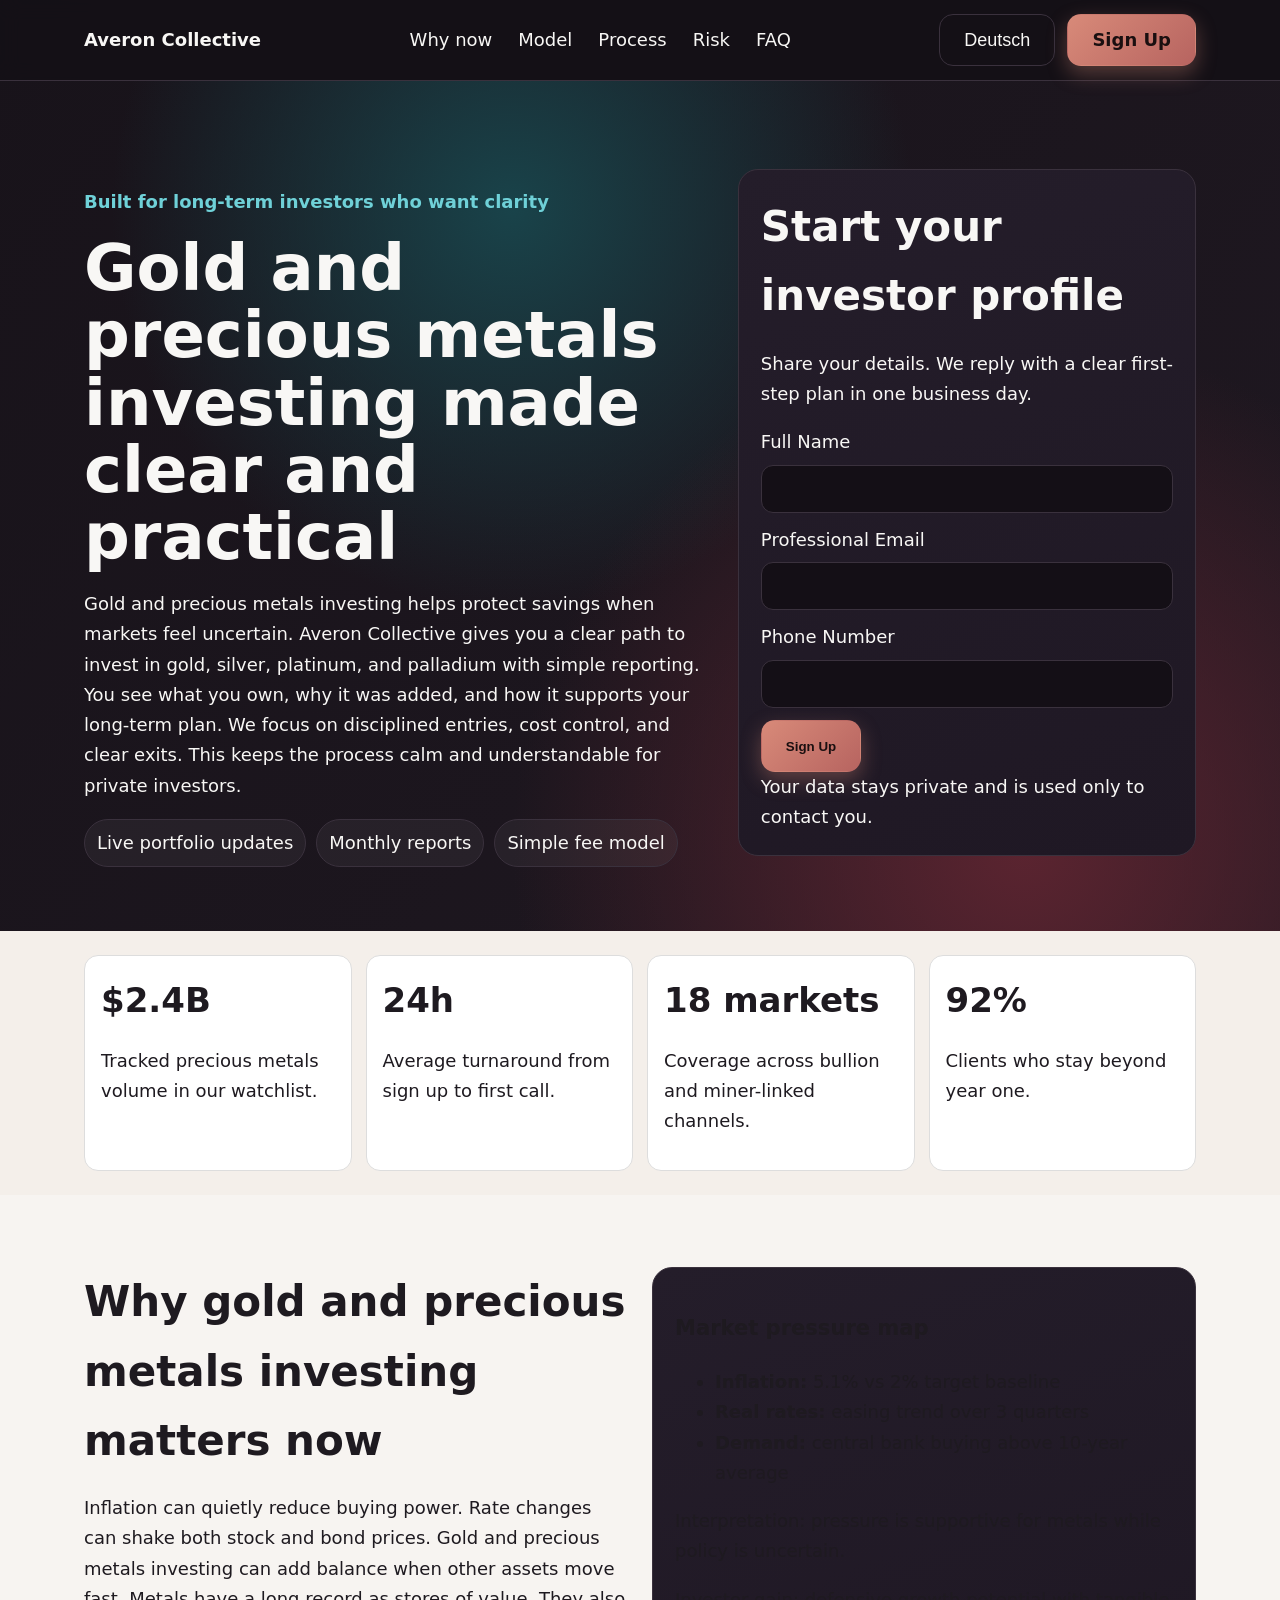
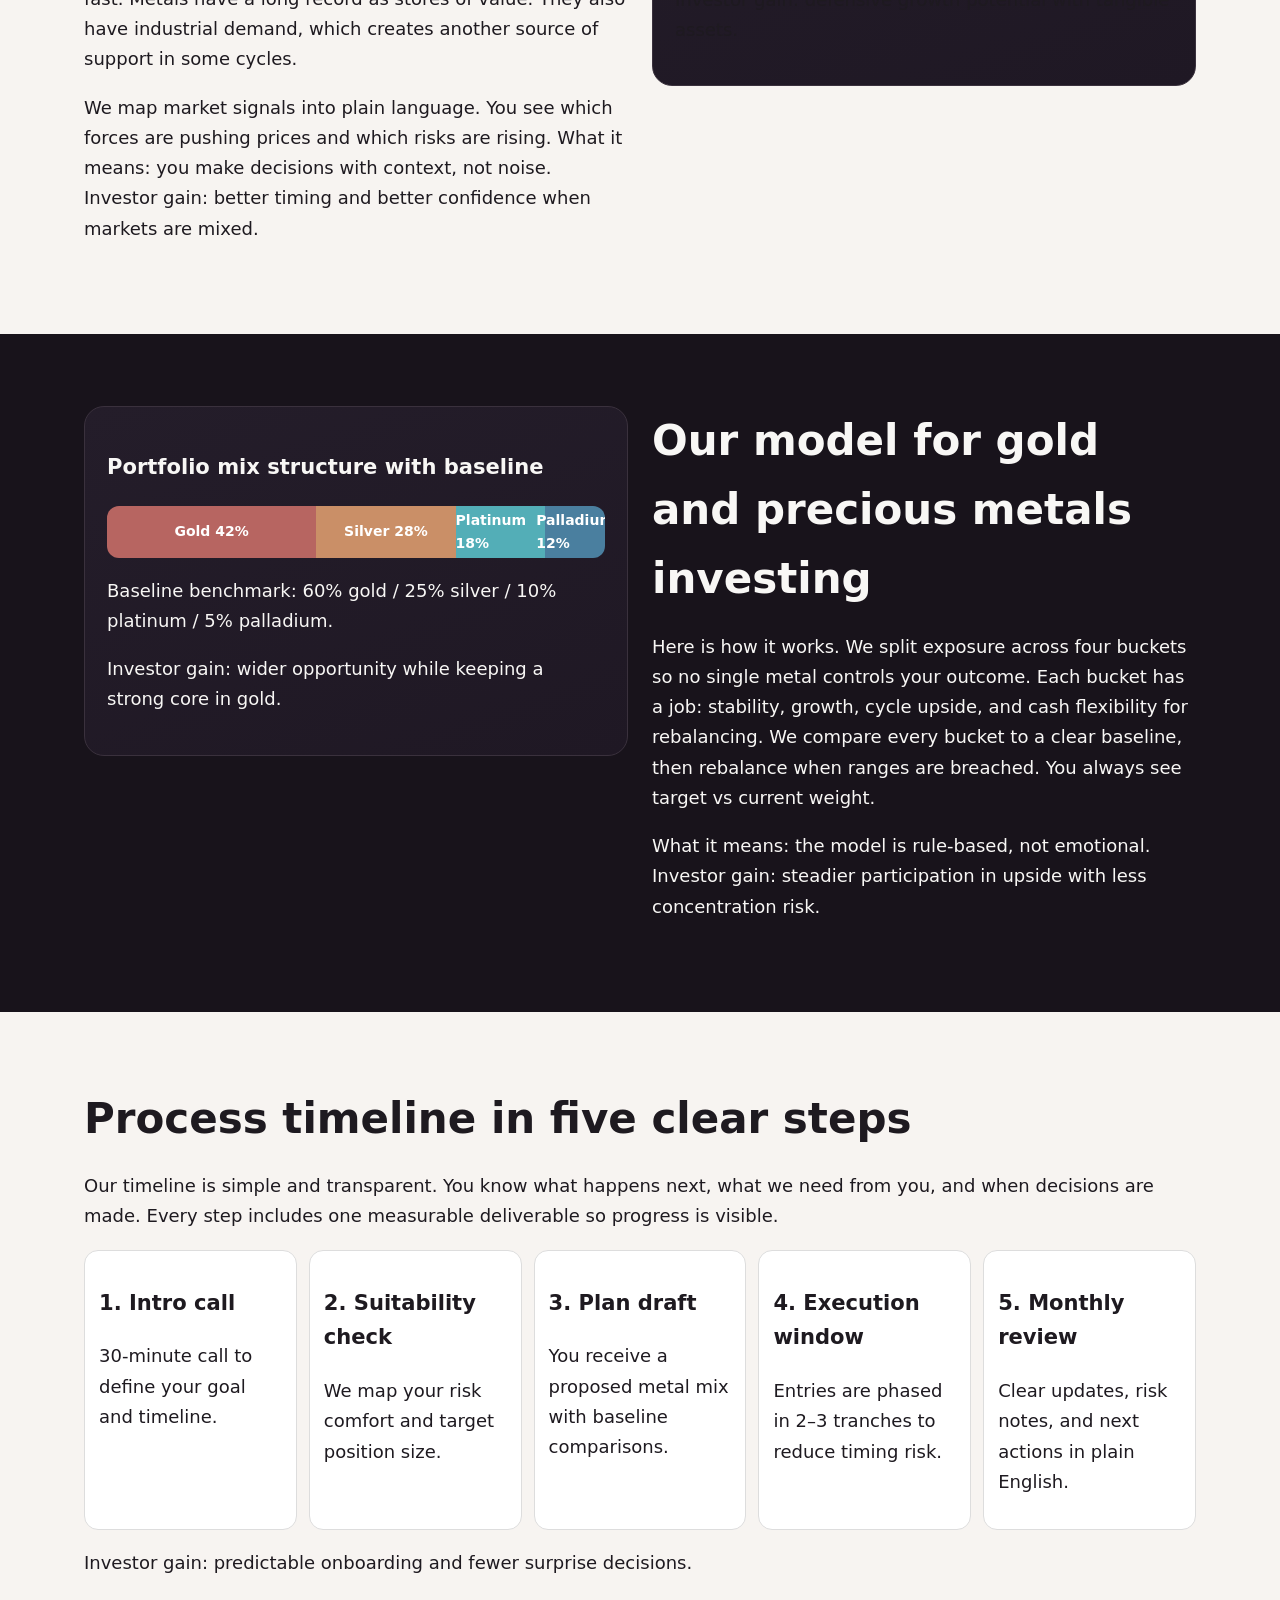
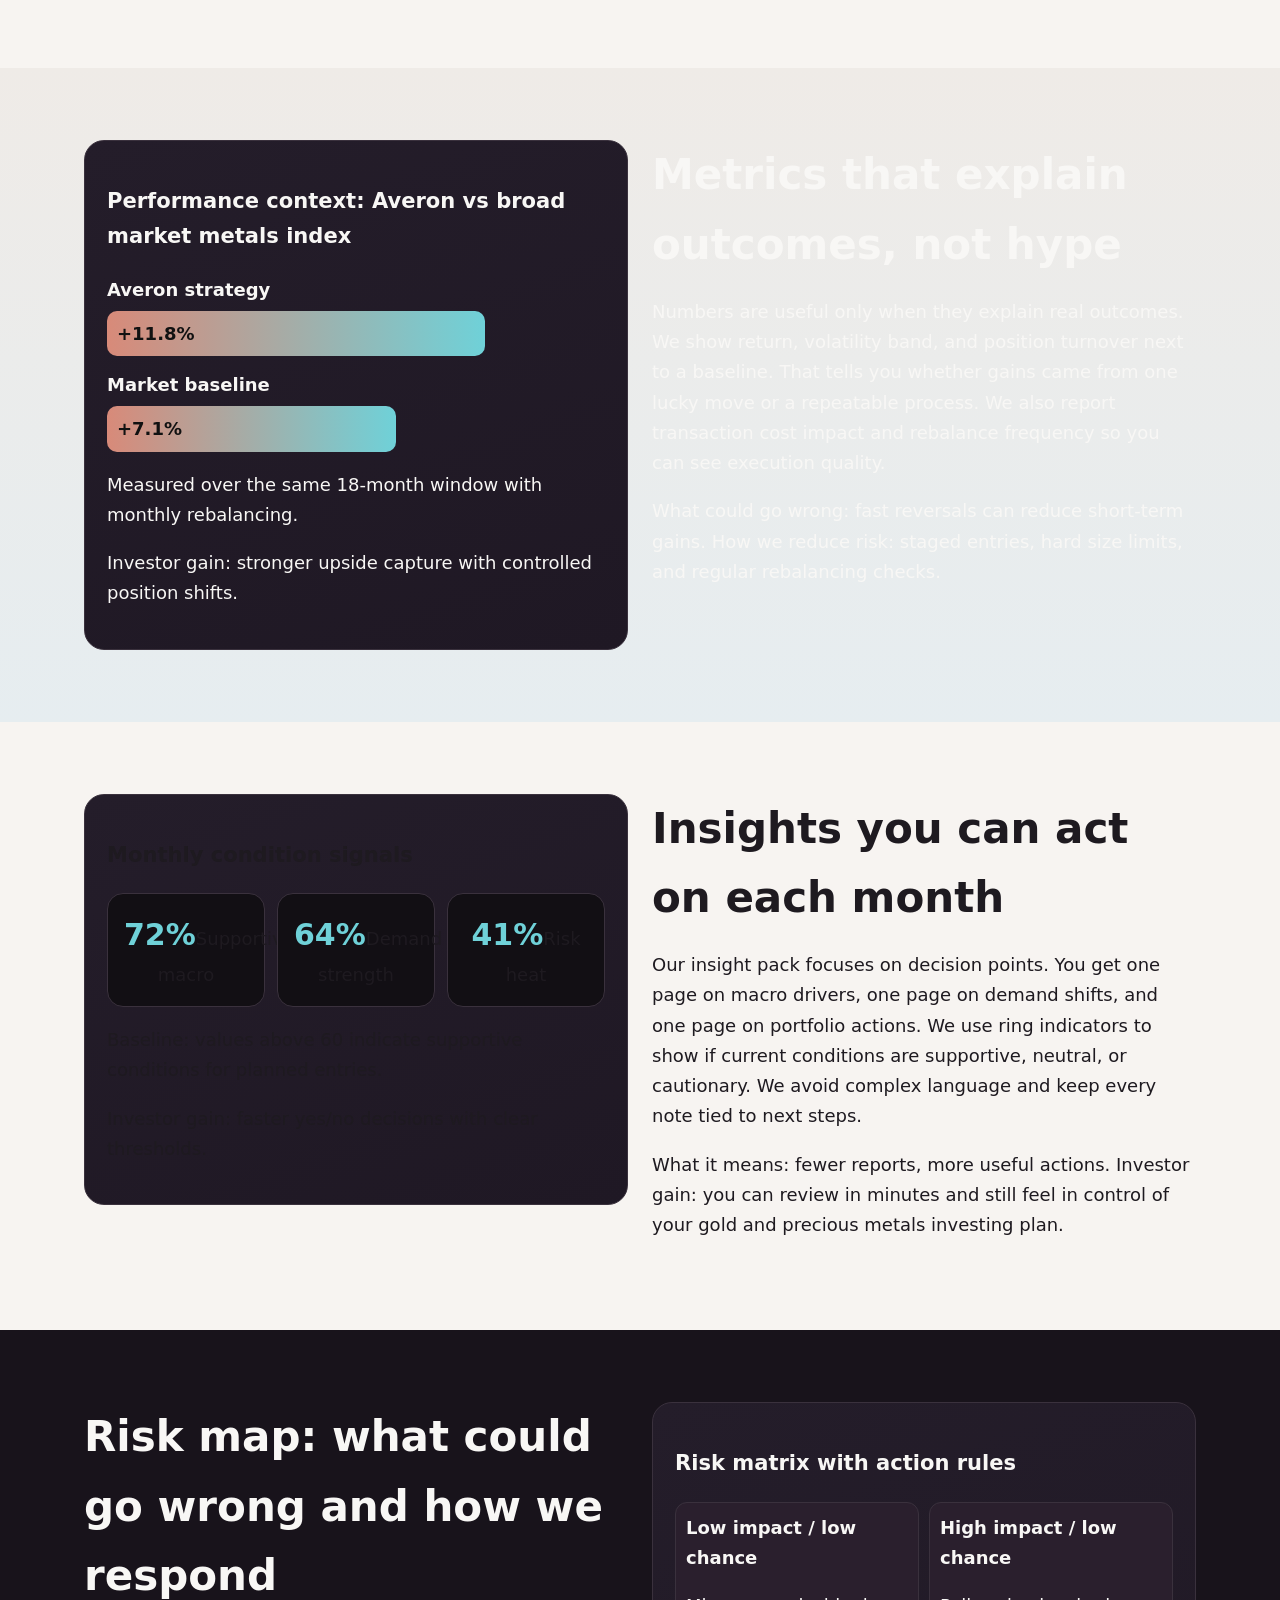
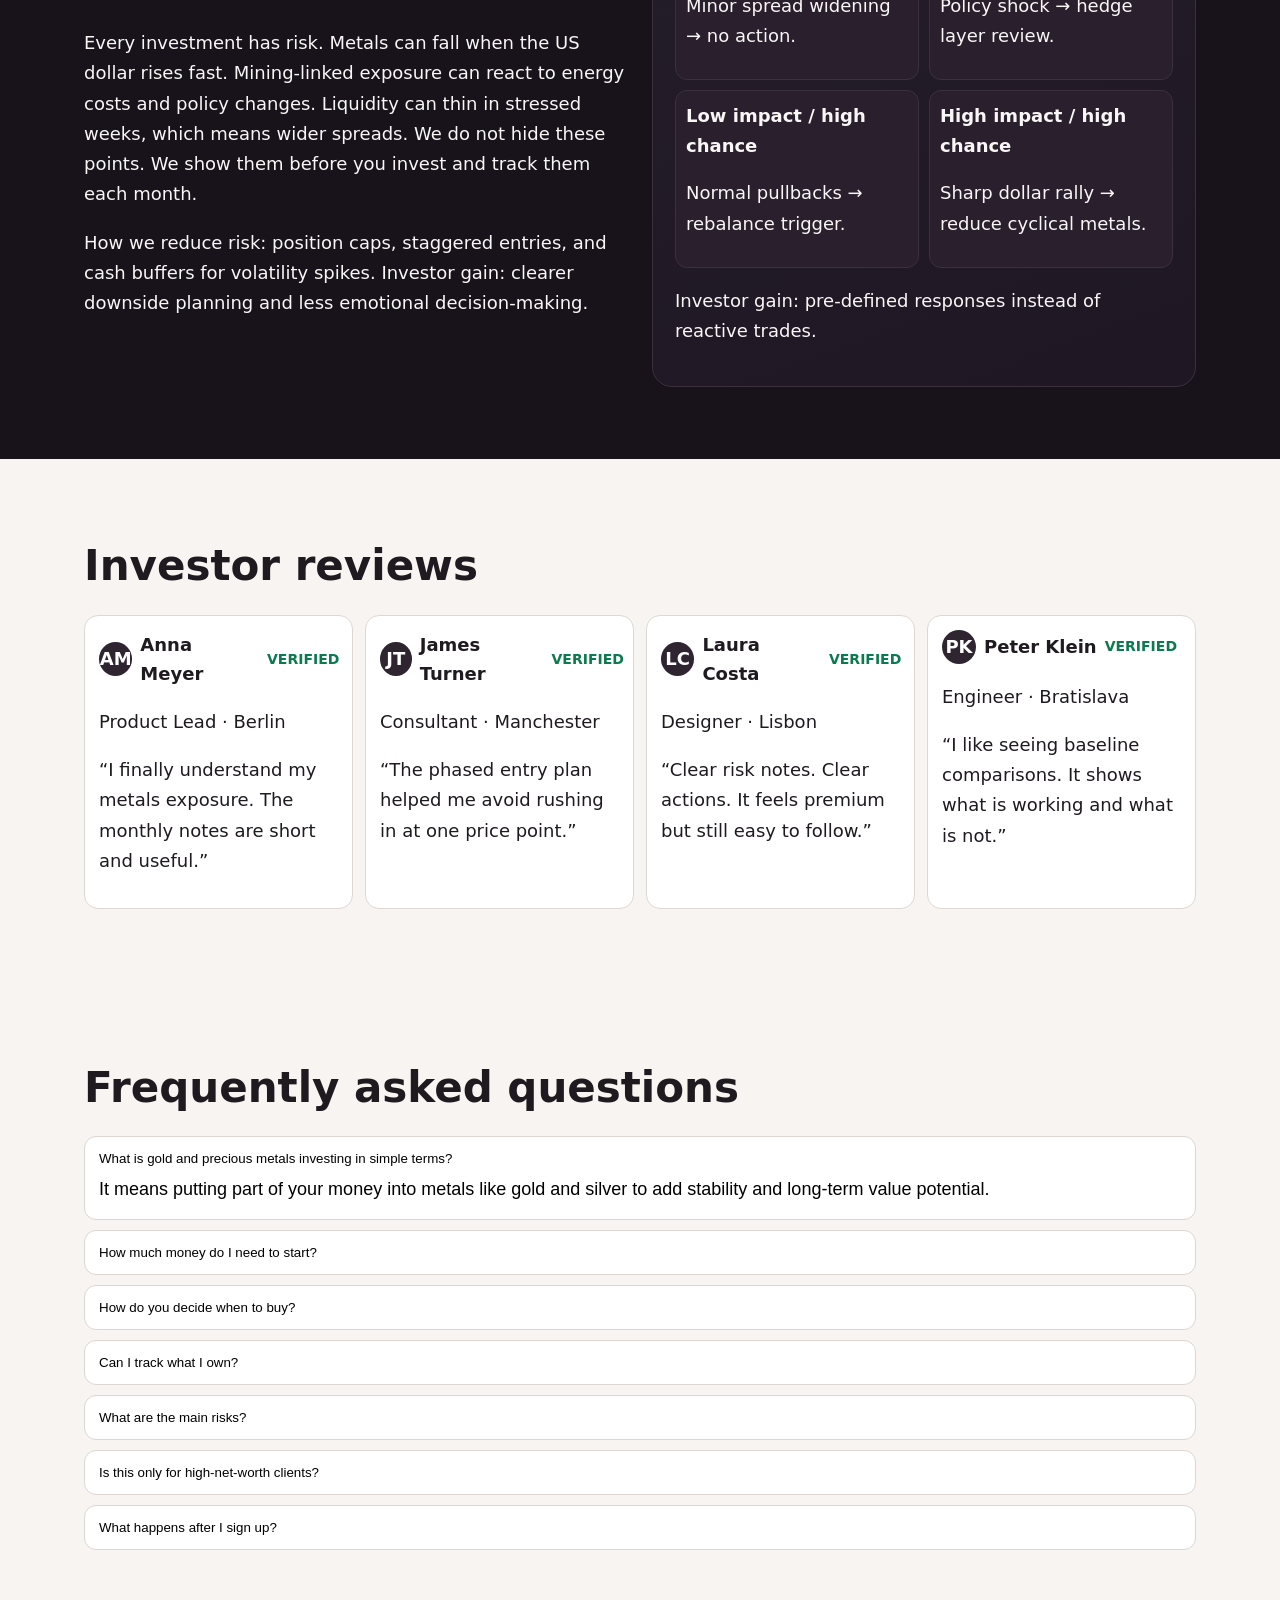
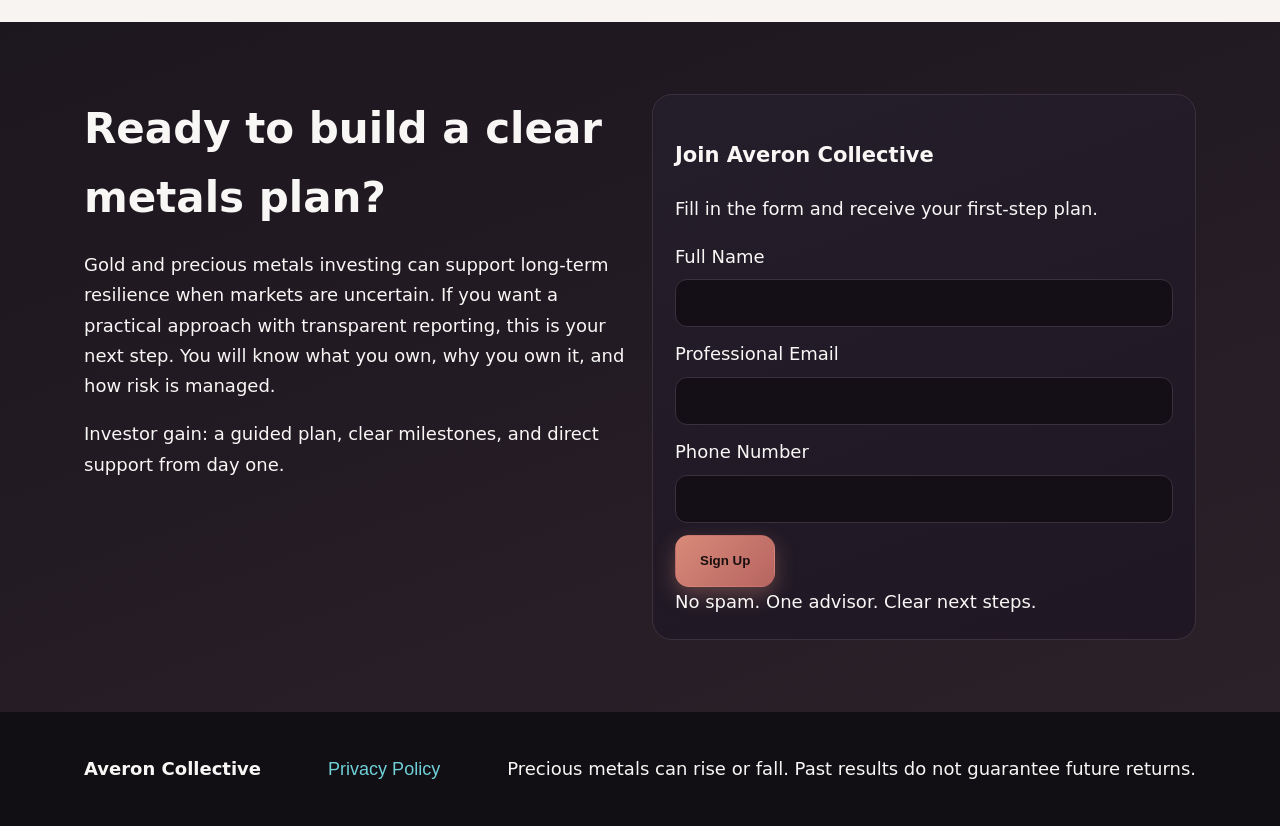
<file: de/index.html>
<!doctype html>
<html lang="en">
<head>
  <meta charset="UTF-8">
  <meta name="viewport" content="width=device-width, initial-scale=1.0">
  <title>Averon Collective | Gold & Precious Metals Investing for Long-Term Investors (Deutsch)</title>
  <meta name="description" content="Learn how Averon Collective helps private investors access gold and precious metals investing with clear steps, risk controls, and transparent reporting.">
  <link rel="canonical" href="https://www.averoncollective.com/de/index.html">
  <link rel="alternate" hreflang="en" href="https://www.averoncollective.com/index.html">
  <link rel="alternate" hreflang="de" href="https://www.averoncollective.com/de/index.html">
  <link rel="alternate" hreflang="fr" href="https://www.averoncollective.com/fr/index.html">
  <link rel="alternate" hreflang="es" href="https://www.averoncollective.com/es/index.html">
  <link rel="alternate" hreflang="it" href="https://www.averoncollective.com/it/index.html">
  <link rel="alternate" hreflang="tr" href="https://www.averoncollective.com/tr/index.html">
  <link rel="alternate" hreflang="pt" href="https://www.averoncollective.com/pt/index.html">
  <link rel="alternate" hreflang="ja" href="https://www.averoncollective.com/jp/index.html">
  <link rel="alternate" hreflang="sk" href="https://www.averoncollective.com/sk/index.html">
  <link rel="alternate" hreflang="nl-BE" href="https://www.averoncollective.com/be/index.html">
  <meta property="og:title" content="Averon Collective | Gold & Precious Metals Investing for Long-Term Investors (Deutsch)">
  <meta property="og:description" content="Learn how Averon Collective helps private investors access gold and precious metals investing with clear steps, risk controls, and transparent reporting.">
  <meta property="og:type" content="website">
  <meta property="og:url" content="https://www.averoncollective.com/de/index.html">
  <meta property="og:image" content="https://www.averoncollective.com/assets/img/og-cover.jpg">
  <meta name="twitter:card" content="summary_large_image">
  <meta name="twitter:title" content="Averon Collective | Gold & Precious Metals Investing for Long-Term Investors (Deutsch)">
  <meta name="twitter:description" content="Learn how Averon Collective helps private investors access gold and precious metals investing with clear steps, risk controls, and transparent reporting.">
  <meta name="twitter:image" content="https://www.averoncollective.com/assets/img/og-cover.jpg">
  <link rel="stylesheet" href="../assets/style.css">
  <script defer src="../assets/app.js"></script>
</head>
<body>
<header class="site-header">
  <div class="container header-inner">
    <a class="brand" href="../index.html">Averon Collective</a>
    <nav class="main-nav" aria-label="Main navigation">
      <a href="#why">Why now</a><a href="#model">Model</a><a href="#process">Process</a><a href="#risk">Risk</a><a href="#faq">FAQ</a>
    </nav>
    <div class="header-right">
      <div class="lang-dropdown">
        <button class="lang-trigger" aria-expanded="false" aria-haspopup="true">Deutsch</button>
        <div class="lang-menu" role="menu"><a href="../index.html" data-lang="English"><span class="flag"><svg viewBox="0 0 60 40" aria-hidden="true"><rect width="60" height="40" fill="#012169"/><path d="M0 0l60 40M60 0L0 40" stroke="#fff" stroke-width="8"/><path d="M0 0l60 40M60 0L0 40" stroke="#C8102E" stroke-width="4"/><path d="M30 0v40M0 20h60" stroke="#fff" stroke-width="14"/><path d="M30 0v40M0 20h60" stroke="#C8102E" stroke-width="8"/></svg></span>English</a>
            <a href="../de/index.html" data-lang="Deutsch"><span class="flag"><svg viewBox="0 0 5 3" aria-hidden="true"><rect width="5" height="3" fill="#ffce00"/><rect width="5" height="2" fill="#dd0000"/><rect width="5" height="1" fill="#000"/></svg></span>Deutsch</a>
            <a href="../fr/index.html" data-lang="Français"><span class="flag"><svg viewBox="0 0 3 2" aria-hidden="true"><rect width="1" height="2" fill="#0055A4"/><rect x="1" width="1" height="2" fill="#fff"/><rect x="2" width="1" height="2" fill="#EF4135"/></svg></span>Français</a>
            <a href="../es/index.html" data-lang="Español"><span class="flag"><svg viewBox="0 0 6 4" aria-hidden="true"><rect width="6" height="4" fill="#AA151B"/><rect y="1" width="6" height="2" fill="#F1BF00"/></svg></span>Español</a>
            <a href="../it/index.html" data-lang="Italiano"><span class="flag"><svg viewBox="0 0 3 2" aria-hidden="true"><rect width="1" height="2" fill="#009246"/><rect x="1" width="1" height="2" fill="#fff"/><rect x="2" width="1" height="2" fill="#CE2B37"/></svg></span>Italiano</a>
            <a href="../tr/index.html" data-lang="Türkçe"><span class="flag"><svg viewBox="0 0 6 4" aria-hidden="true"><rect width="6" height="4" fill="#E30A17"/><circle cx="2.6" cy="2" r="1" fill="#fff"/><circle cx="2.9" cy="2" r="0.8" fill="#E30A17"/><polygon points="4.1,2 3.5,2.2 3.7,1.6 3.2,2 3.8,2.1" fill="#fff"/></svg></span>Türkçe</a>
            <a href="../pt/index.html" data-lang="Português"><span class="flag"><svg viewBox="0 0 6 4" aria-hidden="true"><rect width="2.5" height="4" fill="#006600"/><rect x="2.5" width="3.5" height="4" fill="#FF0000"/></svg></span>Português</a>
            <a href="../jp/index.html" data-lang="日本語"><span class="flag"><svg viewBox="0 0 6 4" aria-hidden="true"><rect width="6" height="4" fill="#fff"/><circle cx="3" cy="2" r="1" fill="#BC002D"/></svg></span>日本語</a>
            <a href="../sk/index.html" data-lang="Slovenčina"><span class="flag"><svg viewBox="0 0 6 4" aria-hidden="true"><rect width="6" height="4" fill="#EE1C25"/><rect width="6" height="2.67" fill="#0B4EA2"/><rect width="6" height="1.33" fill="#fff"/></svg></span>Slovenčina</a>
            <a href="../be/index.html" data-lang="Belgium"><span class="flag"><svg viewBox="0 0 3 2" aria-hidden="true"><rect width="1" height="2" fill="#000"/><rect x="1" width="1" height="2" fill="#FFD90C"/><rect x="2" width="1" height="2" fill="#EF3340"/></svg></span>Belgium</a>
        </div>
      </div>
      <a class="btn btn-primary" href="#lead-form">Sign Up</a>
      <button class="burger" aria-label="Open menu" aria-expanded="false">☰</button>
    </div>
  </div>
</header>

<div class="mobile-drawer" aria-hidden="true">
  <div class="drawer-panel" role="dialog" aria-modal="true" aria-label="Mobile menu">
    <button class="drawer-close" aria-label="Close menu">✕</button>
    <nav class="drawer-nav"><a href="#why">Why now</a><a href="#model">Model</a><a href="#process">Process</a><a href="#risk">Risk</a><a href="#faq">FAQ</a></nav>
    <div class="drawer-lang lang-dropdown"><button class="lang-trigger" aria-expanded="false" aria-haspopup="true">Deutsch</button><div class="lang-menu" role="menu"><a href="../index.html" data-lang="English"><span class="flag"><svg viewBox="0 0 60 40" aria-hidden="true"><rect width="60" height="40" fill="#012169"/><path d="M0 0l60 40M60 0L0 40" stroke="#fff" stroke-width="8"/><path d="M0 0l60 40M60 0L0 40" stroke="#C8102E" stroke-width="4"/><path d="M30 0v40M0 20h60" stroke="#fff" stroke-width="14"/><path d="M30 0v40M0 20h60" stroke="#C8102E" stroke-width="8"/></svg></span>English</a>
            <a href="../de/index.html" data-lang="Deutsch"><span class="flag"><svg viewBox="0 0 5 3" aria-hidden="true"><rect width="5" height="3" fill="#ffce00"/><rect width="5" height="2" fill="#dd0000"/><rect width="5" height="1" fill="#000"/></svg></span>Deutsch</a>
            <a href="../fr/index.html" data-lang="Français"><span class="flag"><svg viewBox="0 0 3 2" aria-hidden="true"><rect width="1" height="2" fill="#0055A4"/><rect x="1" width="1" height="2" fill="#fff"/><rect x="2" width="1" height="2" fill="#EF4135"/></svg></span>Français</a>
            <a href="../es/index.html" data-lang="Español"><span class="flag"><svg viewBox="0 0 6 4" aria-hidden="true"><rect width="6" height="4" fill="#AA151B"/><rect y="1" width="6" height="2" fill="#F1BF00"/></svg></span>Español</a>
            <a href="../it/index.html" data-lang="Italiano"><span class="flag"><svg viewBox="0 0 3 2" aria-hidden="true"><rect width="1" height="2" fill="#009246"/><rect x="1" width="1" height="2" fill="#fff"/><rect x="2" width="1" height="2" fill="#CE2B37"/></svg></span>Italiano</a>
            <a href="../tr/index.html" data-lang="Türkçe"><span class="flag"><svg viewBox="0 0 6 4" aria-hidden="true"><rect width="6" height="4" fill="#E30A17"/><circle cx="2.6" cy="2" r="1" fill="#fff"/><circle cx="2.9" cy="2" r="0.8" fill="#E30A17"/><polygon points="4.1,2 3.5,2.2 3.7,1.6 3.2,2 3.8,2.1" fill="#fff"/></svg></span>Türkçe</a>
            <a href="../pt/index.html" data-lang="Português"><span class="flag"><svg viewBox="0 0 6 4" aria-hidden="true"><rect width="2.5" height="4" fill="#006600"/><rect x="2.5" width="3.5" height="4" fill="#FF0000"/></svg></span>Português</a>
            <a href="../jp/index.html" data-lang="日本語"><span class="flag"><svg viewBox="0 0 6 4" aria-hidden="true"><rect width="6" height="4" fill="#fff"/><circle cx="3" cy="2" r="1" fill="#BC002D"/></svg></span>日本語</a>
            <a href="../sk/index.html" data-lang="Slovenčina"><span class="flag"><svg viewBox="0 0 6 4" aria-hidden="true"><rect width="6" height="4" fill="#EE1C25"/><rect width="6" height="2.67" fill="#0B4EA2"/><rect width="6" height="1.33" fill="#fff"/></svg></span>Slovenčina</a>
            <a href="../be/index.html" data-lang="Belgium"><span class="flag"><svg viewBox="0 0 3 2" aria-hidden="true"><rect width="1" height="2" fill="#000"/><rect x="1" width="1" height="2" fill="#FFD90C"/><rect x="2" width="1" height="2" fill="#EF3340"/></svg></span>Belgium</a>
        </div></div>
    <a class="btn btn-primary" href="#lead-form">Sign Up</a>
  </div>
</div>

<main>
<section class="hero mesh-bg">
  <div class="container split">
    <div>
      <p class="eyebrow">Built for long-term investors who want clarity</p>
      <h1>Gold and precious metals investing made clear and practical</h1>
      <p>Gold and precious metals investing helps protect savings when markets feel uncertain. Averon Collective gives you a clear path to invest in gold, silver, platinum, and palladium with simple reporting. You see what you own, why it was added, and how it supports your long-term plan. We focus on disciplined entries, cost control, and clear exits. This keeps the process calm and understandable for private investors.</p>
      <div class="hero-proof"><span>Live portfolio updates</span><span>Monthly reports</span><span>Simple fee model</span></div>
    </div>
    <div class="form-card" id="lead-form">
      <h2>Start your investor profile</h2>
      <p>Share your details. We reply with a clear first-step plan in one business day.</p>
      <form>
        <label>Full Name<input type="text" required></label>
        <label>Professional Email<input type="email" required></label>
        <label>Phone Number<input type="tel" required></label>
        <button class="btn btn-primary" type="submit">Sign Up</button>
      </form>
      <small>Your data stays private and is used only to contact you.</small>
    </div>
  </div>
</section>

<section class="kpi-strip"><div class="container kpi-grid"><article><h3>$2.4B</h3><p>Tracked precious metals volume in our watchlist.</p></article><article><h3>24h</h3><p>Average turnaround from sign up to first call.</p></article><article><h3>18 markets</h3><p>Coverage across bullion and miner-linked channels.</p></article><article><h3>92%</h3><p>Clients who stay beyond year one.</p></article></div></section>

<section id="why" class="section light"><div class="container two-col"><div><h2>Why gold and precious metals investing matters now</h2><p>Inflation can quietly reduce buying power. Rate changes can shake both stock and bond prices. Gold and precious metals investing can add balance when other assets move fast. Metals have a long record as stores of value. They also have industrial demand, which creates another source of support in some cycles.</p><p>We map market signals into plain language. You see which forces are pushing prices and which risks are rising. What it means: you make decisions with context, not noise. Investor gain: better timing and better confidence when markets are mixed.</p></div><div class="visual-card"><h3>Market pressure map</h3><ul><li><strong>Inflation:</strong> 5.1% vs 2% target baseline</li><li><strong>Real rates:</strong> easing trend over 3 quarters</li><li><strong>Demand:</strong> central bank buying above 10-year average</li></ul><p>Interpretation: pressure is supportive for metals while policy is uncertain.</p><p class="gain">Investor gain: defensive growth potential with tangible assets.</p></div></div></section>

<section id="model" class="section dark"><div class="container two-col reverse"><div><h2>Our model for gold and precious metals investing</h2><p>Here is how it works. We split exposure across four buckets so no single metal controls your outcome. Each bucket has a job: stability, growth, cycle upside, and cash flexibility for rebalancing. We compare every bucket to a clear baseline, then rebalance when ranges are breached. You always see target vs current weight.</p><p>What it means: the model is rule-based, not emotional. Investor gain: steadier participation in upside with less concentration risk.</p></div><div class="visual-card stacked"><h3>Portfolio mix structure with baseline</h3><div class="stack"><span style="width:42%">Gold 42%</span><span style="width:28%">Silver 28%</span><span style="width:18%">Platinum 18%</span><span style="width:12%">Palladium 12%</span></div><p>Baseline benchmark: 60% gold / 25% silver / 10% platinum / 5% palladium.</p><p class="gain">Investor gain: wider opportunity while keeping a strong core in gold.</p></div></div></section>

<section id="process" class="section light"><div class="container"><h2>Process timeline in five clear steps</h2><p>Our timeline is simple and transparent. You know what happens next, what we need from you, and when decisions are made. Every step includes one measurable deliverable so progress is visible.</p><div class="timeline"><article><h3>1. Intro call</h3><p>30-minute call to define your goal and timeline.</p></article><article><h3>2. Suitability check</h3><p>We map your risk comfort and target position size.</p></article><article><h3>3. Plan draft</h3><p>You receive a proposed metal mix with baseline comparisons.</p></article><article><h3>4. Execution window</h3><p>Entries are phased in 2–3 tranches to reduce timing risk.</p></article><article><h3>5. Monthly review</h3><p>Clear updates, risk notes, and next actions in plain English.</p></article></div><p class="gain">Investor gain: predictable onboarding and fewer surprise decisions.</p></div></section>

<section class="section split-tone"><div class="container two-col"><div class="visual-card"><h3>Performance context: Averon vs broad market metals index</h3><div class="compare-bars"><div><label>Averon strategy</label><span style="width:76%">+11.8%</span></div><div><label>Market baseline</label><span style="width:58%">+7.1%</span></div></div><p>Measured over the same 18-month window with monthly rebalancing.</p><p class="gain">Investor gain: stronger upside capture with controlled position shifts.</p></div><div><h2>Metrics that explain outcomes, not hype</h2><p>Numbers are useful only when they explain real outcomes. We show return, volatility band, and position turnover next to a baseline. That tells you whether gains came from one lucky move or a repeatable process. We also report transaction cost impact and rebalance frequency so you can see execution quality.</p><p>What could go wrong: fast reversals can reduce short-term gains. How we reduce risk: staged entries, hard size limits, and regular rebalancing checks.</p></div></div></section>

<section class="section light"><div class="container two-col reverse"><div><h2>Insights you can act on each month</h2><p>Our insight pack focuses on decision points. You get one page on macro drivers, one page on demand shifts, and one page on portfolio actions. We use ring indicators to show if current conditions are supportive, neutral, or cautionary. We avoid complex language and keep every note tied to next steps.</p><p>What it means: fewer reports, more useful actions. Investor gain: you can review in minutes and still feel in control of your gold and precious metals investing plan.</p></div><div class="visual-card rings"><h3>Monthly condition signals</h3><div class="ring-grid"><div class="ring" data-val="72"><span>72%</span><small>Supportive macro</small></div><div class="ring" data-val="64"><span>64%</span><small>Demand strength</small></div><div class="ring" data-val="41"><span>41%</span><small>Risk heat</small></div></div><p>Baseline: values above 60 indicate supportive conditions for planned entries.</p><p class="gain">Investor gain: faster yes/no decisions with clear thresholds.</p></div></div></section>

<section id="risk" class="section dark"><div class="container two-col"><div><h2>Risk map: what could go wrong and how we respond</h2><p>Every investment has risk. Metals can fall when the US dollar rises fast. Mining-linked exposure can react to energy costs and policy changes. Liquidity can thin in stressed weeks, which means wider spreads. We do not hide these points. We show them before you invest and track them each month.</p><p>How we reduce risk: position caps, staggered entries, and cash buffers for volatility spikes. Investor gain: clearer downside planning and less emotional decision-making.</p></div><div class="visual-card risk-matrix"><h3>Risk matrix with action rules</h3><div class="matrix"><div><strong>Low impact / low chance</strong><p>Minor spread widening → no action.</p></div><div><strong>High impact / low chance</strong><p>Policy shock → hedge layer review.</p></div><div><strong>Low impact / high chance</strong><p>Normal pullbacks → rebalance trigger.</p></div><div><strong>High impact / high chance</strong><p>Sharp dollar rally → reduce cyclical metals.</p></div></div><p class="gain">Investor gain: pre-defined responses instead of reactive trades.</p></div></div></section>

<section class="section light"><div class="container"><h2>Investor reviews</h2><div class="reviews"><article><div class="rev-head"><span class="avatar">AM</span><strong>Anna Meyer</strong><em>VERIFIED</em></div><p class="role">Product Lead · Berlin</p><p>“I finally understand my metals exposure. The monthly notes are short and useful.”</p></article><article><div class="rev-head"><span class="avatar">JT</span><strong>James Turner</strong><em>VERIFIED</em></div><p class="role">Consultant · Manchester</p><p>“The phased entry plan helped me avoid rushing in at one price point.”</p></article><article><div class="rev-head"><span class="avatar">LC</span><strong>Laura Costa</strong><em>VERIFIED</em></div><p class="role">Designer · Lisbon</p><p>“Clear risk notes. Clear actions. It feels premium but still easy to follow.”</p></article><article><div class="rev-head"><span class="avatar">PK</span><strong>Peter Klein</strong><em>VERIFIED</em></div><p class="role">Engineer · Bratislava</p><p>“I like seeing baseline comparisons. It shows what is working and what is not.”</p></article></div></div></section>

<section id="faq" class="section light faq"><div class="container"><h2>Frequently asked questions</h2><div class="faq-list">
<button class="faq-item" aria-expanded="true"><span>What is gold and precious metals investing in simple terms?</span><p>It means putting part of your money into metals like gold and silver to add stability and long-term value potential.</p></button>
<button class="faq-item" aria-expanded="false"><span>How much money do I need to start?</span><p>Most clients start with a staged plan. We set position size based on your goals and comfort level, then scale over time.</p></button>
<button class="faq-item" aria-expanded="false"><span>How do you decide when to buy?</span><p>We use rule-based entry windows tied to macro signals, demand trends, and valuation bands, not short-term headlines.</p></button>
<button class="faq-item" aria-expanded="false"><span>Can I track what I own?</span><p>Yes. You receive clear monthly statements with holdings, baseline comparison, and action notes in plain English.</p></button>
<button class="faq-item" aria-expanded="false"><span>What are the main risks?</span><p>Price swings, policy shocks, and spread changes. We reduce risk through diversification, staggered entries, and limits.</p></button>
<button class="faq-item" aria-expanded="false"><span>Is this only for high-net-worth clients?</span><p>No. This service is built for private investors who want clarity and disciplined long-term exposure.</p></button>
<button class="faq-item" aria-expanded="false"><span>What happens after I sign up?</span><p>You get a call invitation, a simple profile review, and a first-step plan with clear timelines and no pressure.</p></button>
</div></div></section>

<section class="section final-cta"><div class="container two-col"><div><h2>Ready to build a clear metals plan?</h2><p>Gold and precious metals investing can support long-term resilience when markets are uncertain. If you want a practical approach with transparent reporting, this is your next step. You will know what you own, why you own it, and how risk is managed.</p><p class="gain">Investor gain: a guided plan, clear milestones, and direct support from day one.</p></div><div class="form-card"><h3>Join Averon Collective</h3><p>Fill in the form and receive your first-step plan.</p><form><label>Full Name<input type="text" required></label><label>Professional Email<input type="email" required></label><label>Phone Number<input type="tel" required></label><button class="btn btn-primary" type="submit">Sign Up</button></form><small>No spam. One advisor. Clear next steps.</small></div></div></section>
</main>

<footer class="site-footer"><div class="container footer-inner"><strong>Averon Collective</strong><button class="privacy-link" type="button">Privacy Policy</button><p>Precious metals can rise or fall. Past results do not guarantee future returns.</p></div></footer>

<div class="privacy-modal" aria-hidden="true"><div class="privacy-dialog" role="dialog" aria-modal="true" aria-label="Privacy Policy"><button class="privacy-x" aria-label="Close privacy modal">✕</button><h2>Privacy Policy</h2><h3>Introduction</h3><p>We respect your privacy and explain clearly how data is used.</p><h3>Data collection</h3><p>We collect your name, email, and phone number from forms you submit.</p><h3>Legal basis</h3><p>We process data to answer your request and provide service information you asked for.</p><h3>Cookies</h3><p>We use essential and analytics cookies to improve site performance.</p><h3>Retention</h3><p>Lead data is kept only as long as needed for communication and legal duties.</p><h3>Third-party sharing</h3><p>We share data only with trusted service providers required to run this website.</p><h3>Security</h3><p>We use access controls, encryption in transit, and regular security reviews.</p><h3>User rights</h3><p>You can request access, correction, deletion, or data export at any time.</p><h3>International transfers</h3><p>If data crosses borders, we use contractual safeguards and secure vendors.</p><h3>Industry risk disclosure</h3><p>Investment-related communication is informational and does not remove market risk.</p><h3>Contact</h3><p>Email privacy@averoncollective.com for any privacy request.</p><div class="privacy-footer"><button class="btn btn-ghost" type="button">Close</button></div></div></div>

<script type="application/ld+json">{"@context":"https://schema.org","@graph":[{"@type":"Organization","name":"Averon Collective","url":"https://www.averoncollective.com","logo":"https://www.averoncollective.com/assets/img/logo.png"},{"@type":"WebSite","name":"Averon Collective","url":"https://www.averoncollective.com"},{"@type":"FAQPage","mainEntity":[{"@type":"Question","name":"What is gold and precious metals investing in simple terms?","acceptedAnswer":{"@type":"Answer","text":"It means putting part of your money into metals like gold and silver to add stability and long-term value potential."}},{"@type":"Question","name":"How much money do I need to start?","acceptedAnswer":{"@type":"Answer","text":"Most clients start with a staged plan that scales over time."}}]},{"@type":"Review","itemReviewed":{"@type":"Service","name":"Averon Collective investor onboarding"},"author":{"@type":"Person","name":"Anna Meyer"},"reviewBody":"I finally understand my metals exposure. The monthly notes are short and useful.","reviewRating":{"@type":"Rating","ratingValue":"5","bestRating":"5"}}]}</script>
</body>
</html>
</file>
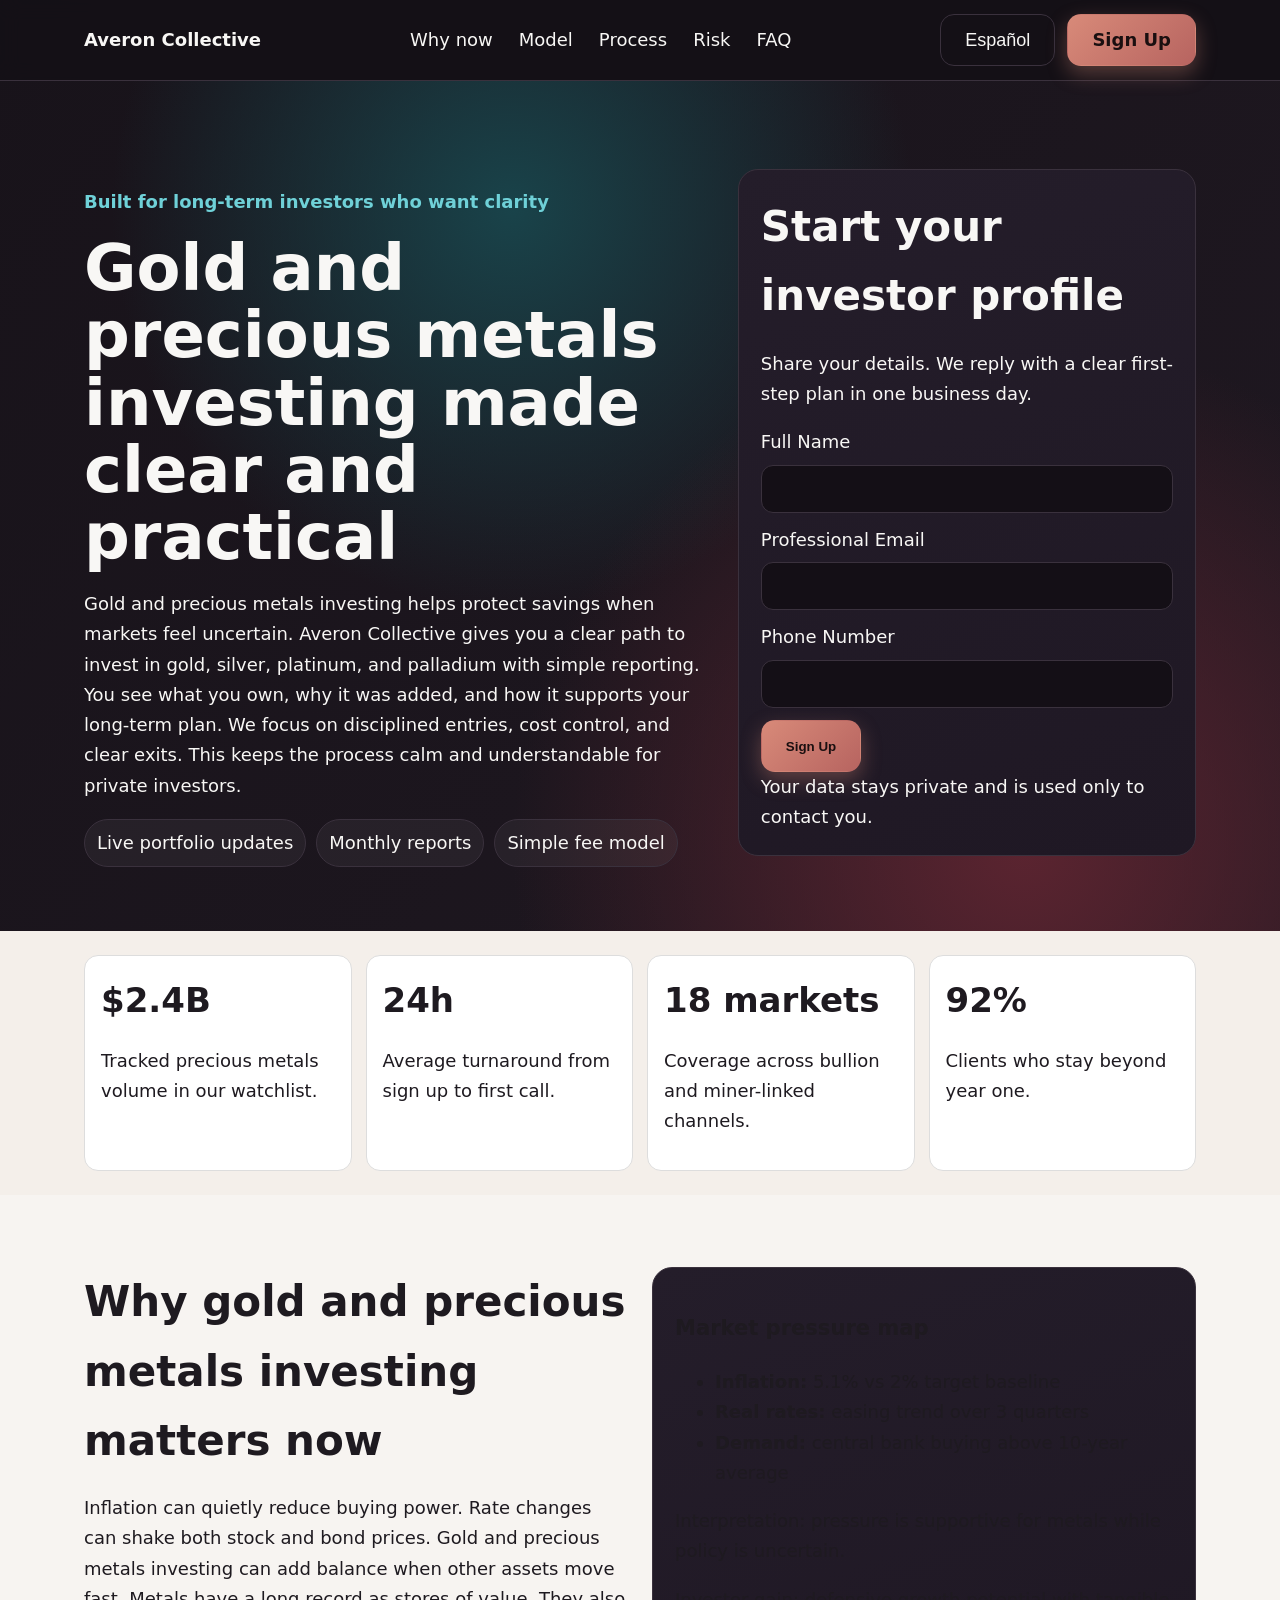
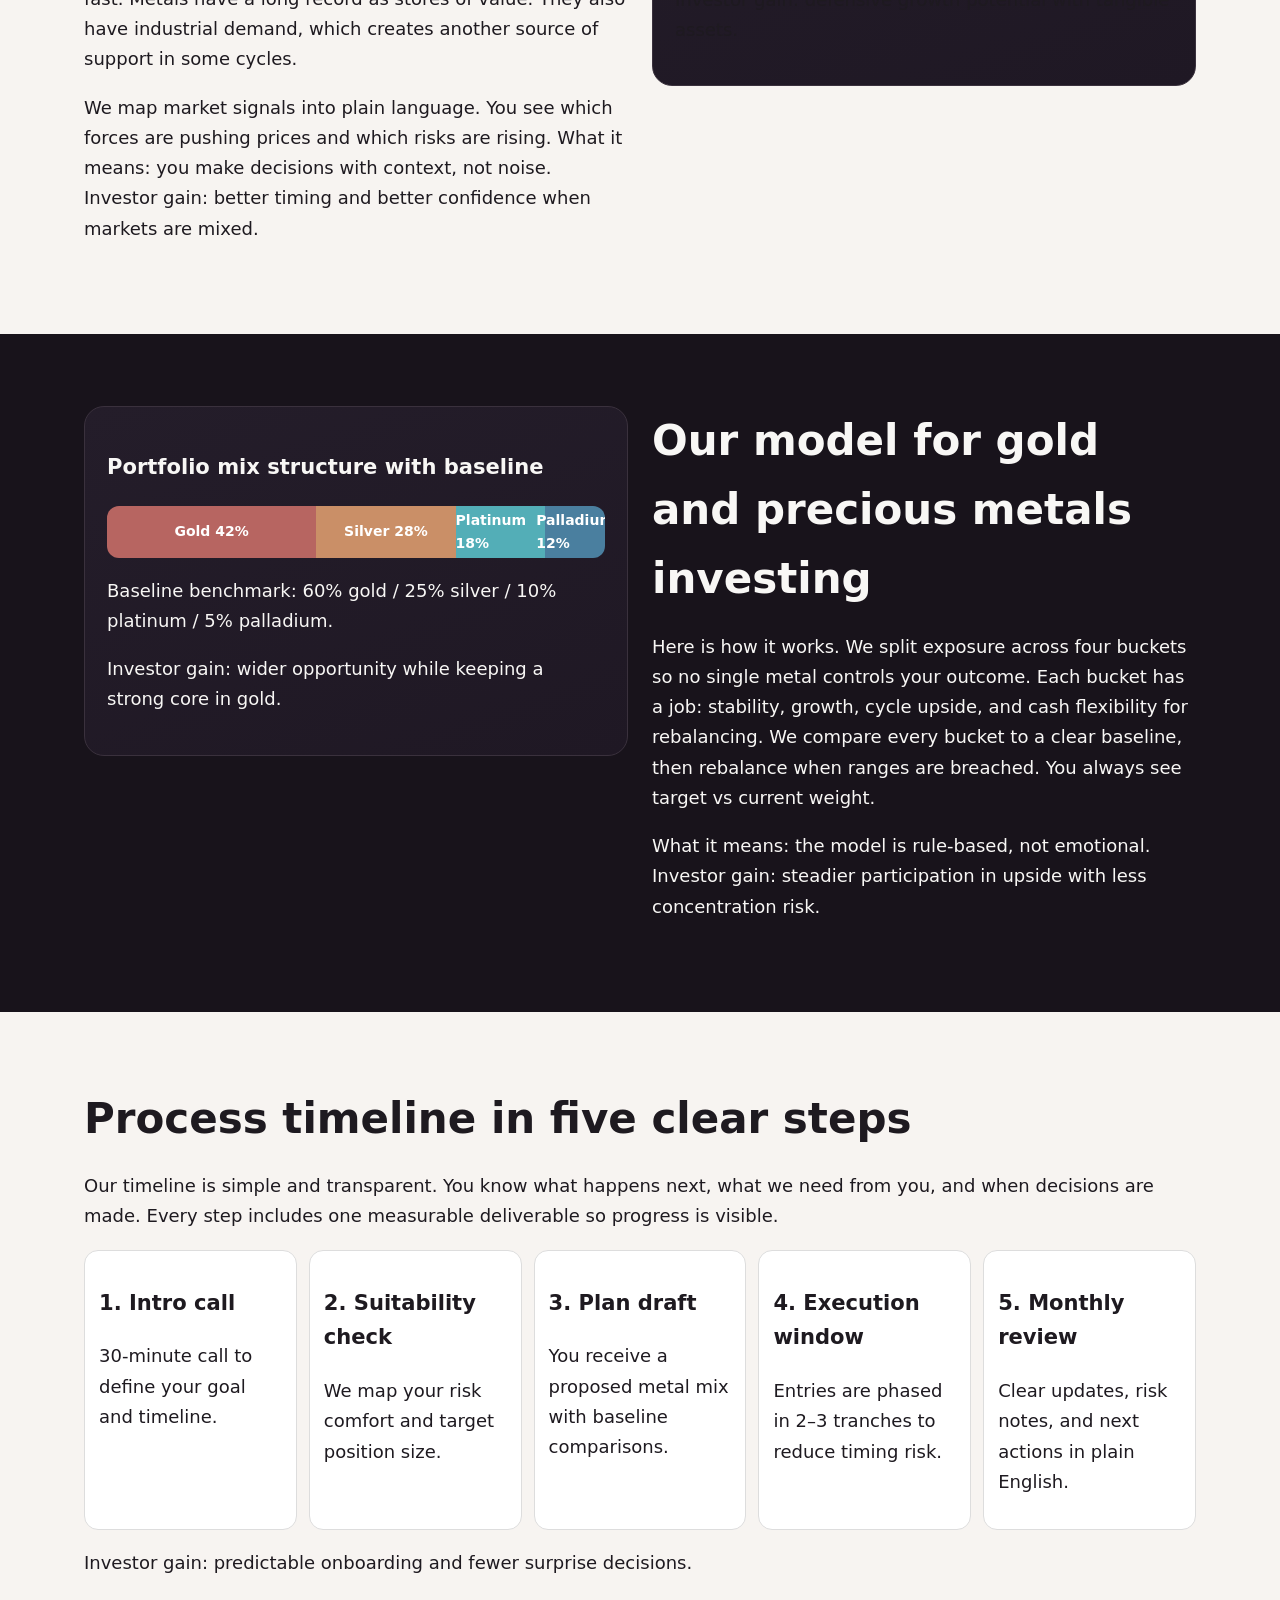
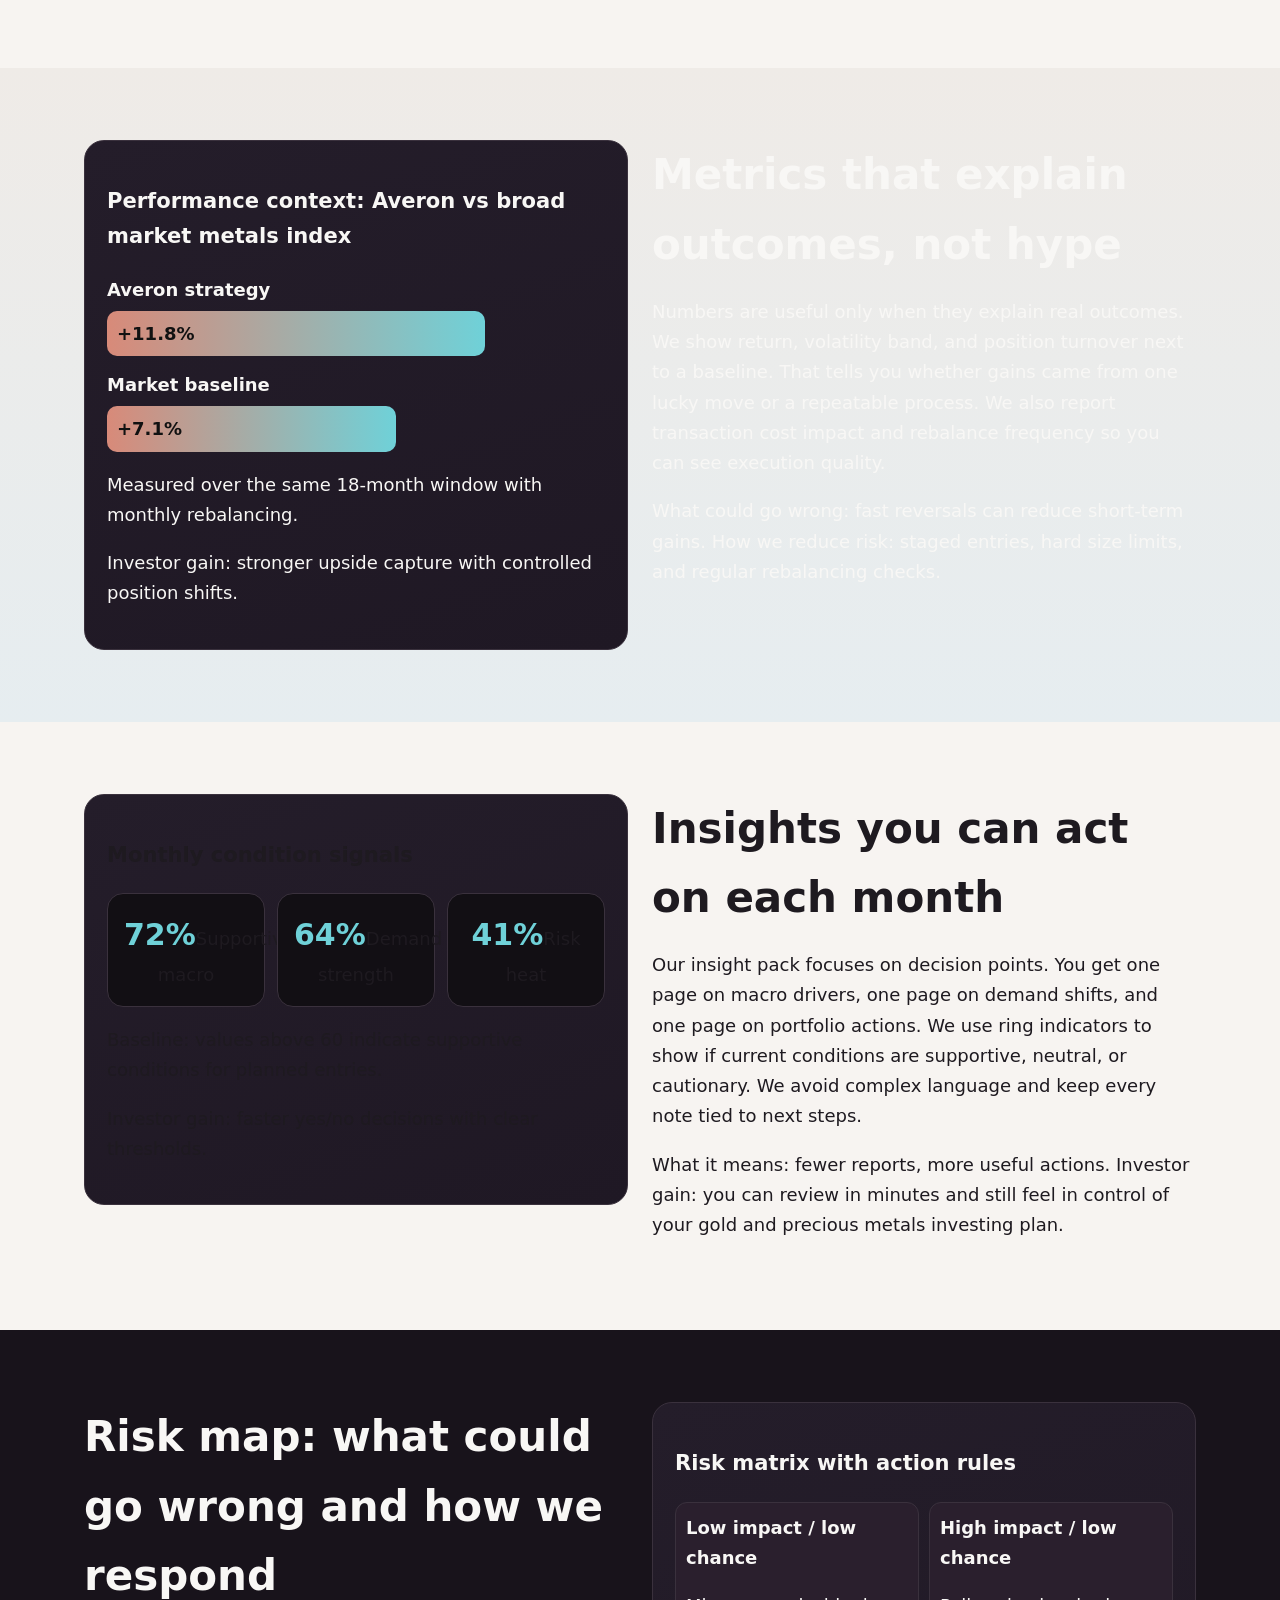
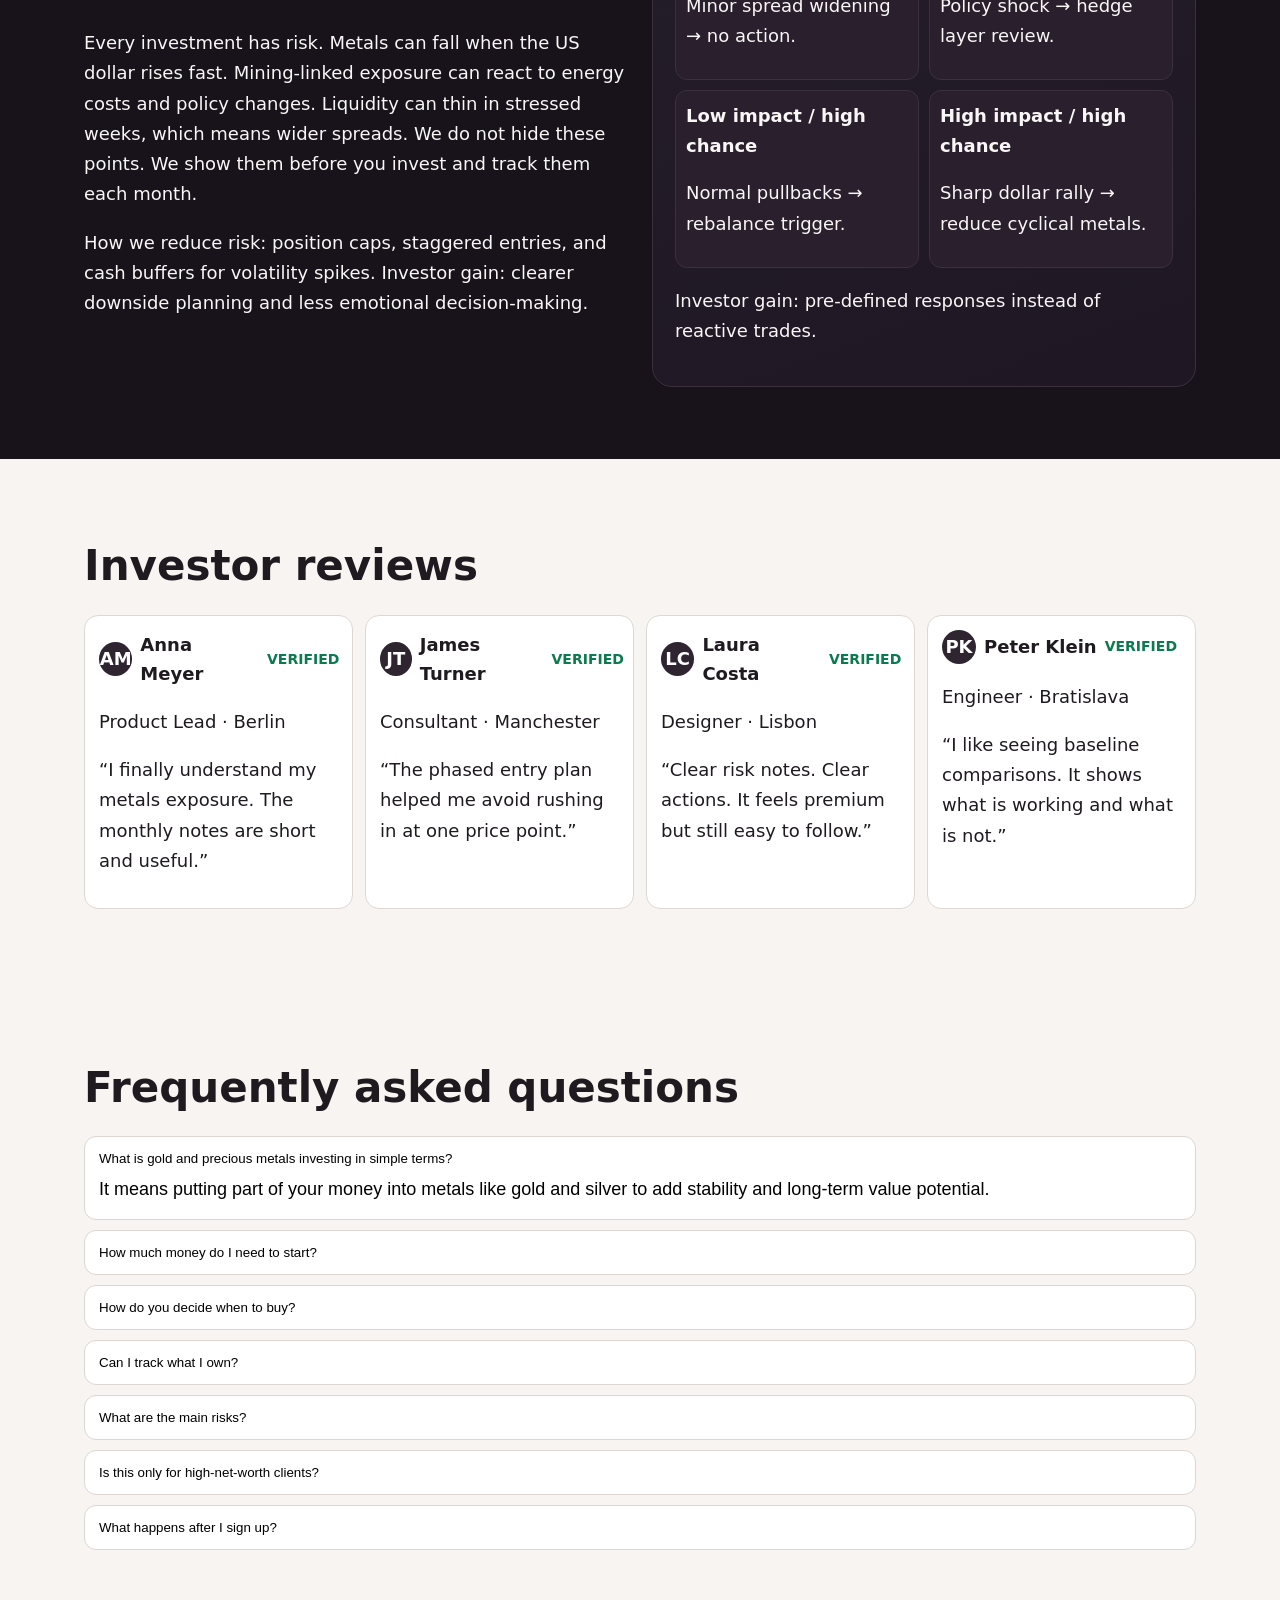
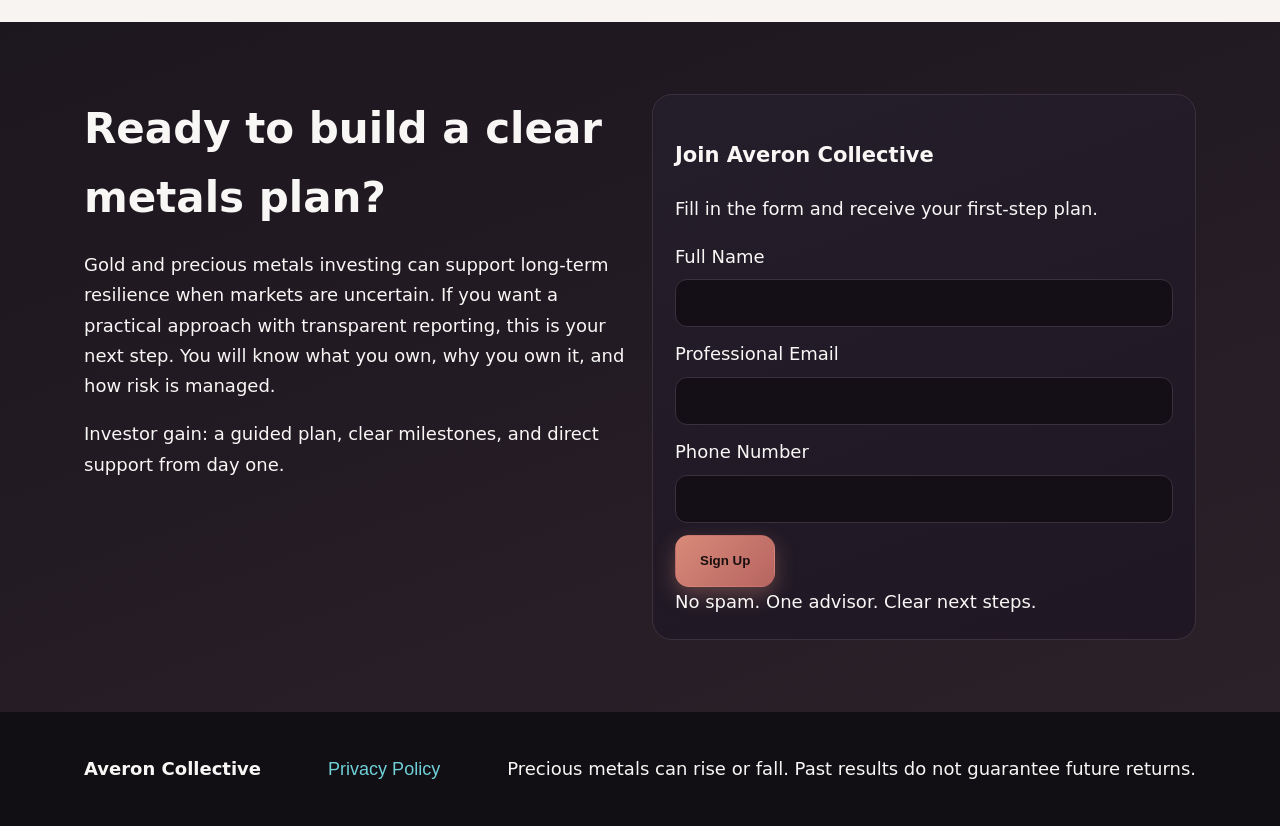
<file: es/index.html>
<!doctype html>
<html lang="en">
<head>
  <meta charset="UTF-8">
  <meta name="viewport" content="width=device-width, initial-scale=1.0">
  <title>Averon Collective | Gold & Precious Metals Investing for Long-Term Investors (Español)</title>
  <meta name="description" content="Learn how Averon Collective helps private investors access gold and precious metals investing with clear steps, risk controls, and transparent reporting.">
  <link rel="canonical" href="https://www.averoncollective.com/es/index.html">
  <link rel="alternate" hreflang="en" href="https://www.averoncollective.com/index.html">
  <link rel="alternate" hreflang="de" href="https://www.averoncollective.com/de/index.html">
  <link rel="alternate" hreflang="fr" href="https://www.averoncollective.com/fr/index.html">
  <link rel="alternate" hreflang="es" href="https://www.averoncollective.com/es/index.html">
  <link rel="alternate" hreflang="it" href="https://www.averoncollective.com/it/index.html">
  <link rel="alternate" hreflang="tr" href="https://www.averoncollective.com/tr/index.html">
  <link rel="alternate" hreflang="pt" href="https://www.averoncollective.com/pt/index.html">
  <link rel="alternate" hreflang="ja" href="https://www.averoncollective.com/jp/index.html">
  <link rel="alternate" hreflang="sk" href="https://www.averoncollective.com/sk/index.html">
  <link rel="alternate" hreflang="nl-BE" href="https://www.averoncollective.com/be/index.html">
  <meta property="og:title" content="Averon Collective | Gold & Precious Metals Investing for Long-Term Investors (Español)">
  <meta property="og:description" content="Learn how Averon Collective helps private investors access gold and precious metals investing with clear steps, risk controls, and transparent reporting.">
  <meta property="og:type" content="website">
  <meta property="og:url" content="https://www.averoncollective.com/es/index.html">
  <meta property="og:image" content="https://www.averoncollective.com/assets/img/og-cover.jpg">
  <meta name="twitter:card" content="summary_large_image">
  <meta name="twitter:title" content="Averon Collective | Gold & Precious Metals Investing for Long-Term Investors (Español)">
  <meta name="twitter:description" content="Learn how Averon Collective helps private investors access gold and precious metals investing with clear steps, risk controls, and transparent reporting.">
  <meta name="twitter:image" content="https://www.averoncollective.com/assets/img/og-cover.jpg">
  <link rel="stylesheet" href="../assets/style.css">
  <script defer src="../assets/app.js"></script>
</head>
<body>
<header class="site-header">
  <div class="container header-inner">
    <a class="brand" href="../index.html">Averon Collective</a>
    <nav class="main-nav" aria-label="Main navigation">
      <a href="#why">Why now</a><a href="#model">Model</a><a href="#process">Process</a><a href="#risk">Risk</a><a href="#faq">FAQ</a>
    </nav>
    <div class="header-right">
      <div class="lang-dropdown">
        <button class="lang-trigger" aria-expanded="false" aria-haspopup="true">Español</button>
        <div class="lang-menu" role="menu"><a href="../index.html" data-lang="English"><span class="flag"><svg viewBox="0 0 60 40" aria-hidden="true"><rect width="60" height="40" fill="#012169"/><path d="M0 0l60 40M60 0L0 40" stroke="#fff" stroke-width="8"/><path d="M0 0l60 40M60 0L0 40" stroke="#C8102E" stroke-width="4"/><path d="M30 0v40M0 20h60" stroke="#fff" stroke-width="14"/><path d="M30 0v40M0 20h60" stroke="#C8102E" stroke-width="8"/></svg></span>English</a>
            <a href="../de/index.html" data-lang="Deutsch"><span class="flag"><svg viewBox="0 0 5 3" aria-hidden="true"><rect width="5" height="3" fill="#ffce00"/><rect width="5" height="2" fill="#dd0000"/><rect width="5" height="1" fill="#000"/></svg></span>Deutsch</a>
            <a href="../fr/index.html" data-lang="Français"><span class="flag"><svg viewBox="0 0 3 2" aria-hidden="true"><rect width="1" height="2" fill="#0055A4"/><rect x="1" width="1" height="2" fill="#fff"/><rect x="2" width="1" height="2" fill="#EF4135"/></svg></span>Français</a>
            <a href="../es/index.html" data-lang="Español"><span class="flag"><svg viewBox="0 0 6 4" aria-hidden="true"><rect width="6" height="4" fill="#AA151B"/><rect y="1" width="6" height="2" fill="#F1BF00"/></svg></span>Español</a>
            <a href="../it/index.html" data-lang="Italiano"><span class="flag"><svg viewBox="0 0 3 2" aria-hidden="true"><rect width="1" height="2" fill="#009246"/><rect x="1" width="1" height="2" fill="#fff"/><rect x="2" width="1" height="2" fill="#CE2B37"/></svg></span>Italiano</a>
            <a href="../tr/index.html" data-lang="Türkçe"><span class="flag"><svg viewBox="0 0 6 4" aria-hidden="true"><rect width="6" height="4" fill="#E30A17"/><circle cx="2.6" cy="2" r="1" fill="#fff"/><circle cx="2.9" cy="2" r="0.8" fill="#E30A17"/><polygon points="4.1,2 3.5,2.2 3.7,1.6 3.2,2 3.8,2.1" fill="#fff"/></svg></span>Türkçe</a>
            <a href="../pt/index.html" data-lang="Português"><span class="flag"><svg viewBox="0 0 6 4" aria-hidden="true"><rect width="2.5" height="4" fill="#006600"/><rect x="2.5" width="3.5" height="4" fill="#FF0000"/></svg></span>Português</a>
            <a href="../jp/index.html" data-lang="日本語"><span class="flag"><svg viewBox="0 0 6 4" aria-hidden="true"><rect width="6" height="4" fill="#fff"/><circle cx="3" cy="2" r="1" fill="#BC002D"/></svg></span>日本語</a>
            <a href="../sk/index.html" data-lang="Slovenčina"><span class="flag"><svg viewBox="0 0 6 4" aria-hidden="true"><rect width="6" height="4" fill="#EE1C25"/><rect width="6" height="2.67" fill="#0B4EA2"/><rect width="6" height="1.33" fill="#fff"/></svg></span>Slovenčina</a>
            <a href="../be/index.html" data-lang="Belgium"><span class="flag"><svg viewBox="0 0 3 2" aria-hidden="true"><rect width="1" height="2" fill="#000"/><rect x="1" width="1" height="2" fill="#FFD90C"/><rect x="2" width="1" height="2" fill="#EF3340"/></svg></span>Belgium</a>
        </div>
      </div>
      <a class="btn btn-primary" href="#lead-form">Sign Up</a>
      <button class="burger" aria-label="Open menu" aria-expanded="false">☰</button>
    </div>
  </div>
</header>

<div class="mobile-drawer" aria-hidden="true">
  <div class="drawer-panel" role="dialog" aria-modal="true" aria-label="Mobile menu">
    <button class="drawer-close" aria-label="Close menu">✕</button>
    <nav class="drawer-nav"><a href="#why">Why now</a><a href="#model">Model</a><a href="#process">Process</a><a href="#risk">Risk</a><a href="#faq">FAQ</a></nav>
    <div class="drawer-lang lang-dropdown"><button class="lang-trigger" aria-expanded="false" aria-haspopup="true">Español</button><div class="lang-menu" role="menu"><a href="../index.html" data-lang="English"><span class="flag"><svg viewBox="0 0 60 40" aria-hidden="true"><rect width="60" height="40" fill="#012169"/><path d="M0 0l60 40M60 0L0 40" stroke="#fff" stroke-width="8"/><path d="M0 0l60 40M60 0L0 40" stroke="#C8102E" stroke-width="4"/><path d="M30 0v40M0 20h60" stroke="#fff" stroke-width="14"/><path d="M30 0v40M0 20h60" stroke="#C8102E" stroke-width="8"/></svg></span>English</a>
            <a href="../de/index.html" data-lang="Deutsch"><span class="flag"><svg viewBox="0 0 5 3" aria-hidden="true"><rect width="5" height="3" fill="#ffce00"/><rect width="5" height="2" fill="#dd0000"/><rect width="5" height="1" fill="#000"/></svg></span>Deutsch</a>
            <a href="../fr/index.html" data-lang="Français"><span class="flag"><svg viewBox="0 0 3 2" aria-hidden="true"><rect width="1" height="2" fill="#0055A4"/><rect x="1" width="1" height="2" fill="#fff"/><rect x="2" width="1" height="2" fill="#EF4135"/></svg></span>Français</a>
            <a href="../es/index.html" data-lang="Español"><span class="flag"><svg viewBox="0 0 6 4" aria-hidden="true"><rect width="6" height="4" fill="#AA151B"/><rect y="1" width="6" height="2" fill="#F1BF00"/></svg></span>Español</a>
            <a href="../it/index.html" data-lang="Italiano"><span class="flag"><svg viewBox="0 0 3 2" aria-hidden="true"><rect width="1" height="2" fill="#009246"/><rect x="1" width="1" height="2" fill="#fff"/><rect x="2" width="1" height="2" fill="#CE2B37"/></svg></span>Italiano</a>
            <a href="../tr/index.html" data-lang="Türkçe"><span class="flag"><svg viewBox="0 0 6 4" aria-hidden="true"><rect width="6" height="4" fill="#E30A17"/><circle cx="2.6" cy="2" r="1" fill="#fff"/><circle cx="2.9" cy="2" r="0.8" fill="#E30A17"/><polygon points="4.1,2 3.5,2.2 3.7,1.6 3.2,2 3.8,2.1" fill="#fff"/></svg></span>Türkçe</a>
            <a href="../pt/index.html" data-lang="Português"><span class="flag"><svg viewBox="0 0 6 4" aria-hidden="true"><rect width="2.5" height="4" fill="#006600"/><rect x="2.5" width="3.5" height="4" fill="#FF0000"/></svg></span>Português</a>
            <a href="../jp/index.html" data-lang="日本語"><span class="flag"><svg viewBox="0 0 6 4" aria-hidden="true"><rect width="6" height="4" fill="#fff"/><circle cx="3" cy="2" r="1" fill="#BC002D"/></svg></span>日本語</a>
            <a href="../sk/index.html" data-lang="Slovenčina"><span class="flag"><svg viewBox="0 0 6 4" aria-hidden="true"><rect width="6" height="4" fill="#EE1C25"/><rect width="6" height="2.67" fill="#0B4EA2"/><rect width="6" height="1.33" fill="#fff"/></svg></span>Slovenčina</a>
            <a href="../be/index.html" data-lang="Belgium"><span class="flag"><svg viewBox="0 0 3 2" aria-hidden="true"><rect width="1" height="2" fill="#000"/><rect x="1" width="1" height="2" fill="#FFD90C"/><rect x="2" width="1" height="2" fill="#EF3340"/></svg></span>Belgium</a>
        </div></div>
    <a class="btn btn-primary" href="#lead-form">Sign Up</a>
  </div>
</div>

<main>
<section class="hero mesh-bg">
  <div class="container split">
    <div>
      <p class="eyebrow">Built for long-term investors who want clarity</p>
      <h1>Gold and precious metals investing made clear and practical</h1>
      <p>Gold and precious metals investing helps protect savings when markets feel uncertain. Averon Collective gives you a clear path to invest in gold, silver, platinum, and palladium with simple reporting. You see what you own, why it was added, and how it supports your long-term plan. We focus on disciplined entries, cost control, and clear exits. This keeps the process calm and understandable for private investors.</p>
      <div class="hero-proof"><span>Live portfolio updates</span><span>Monthly reports</span><span>Simple fee model</span></div>
    </div>
    <div class="form-card" id="lead-form">
      <h2>Start your investor profile</h2>
      <p>Share your details. We reply with a clear first-step plan in one business day.</p>
      <form>
        <label>Full Name<input type="text" required></label>
        <label>Professional Email<input type="email" required></label>
        <label>Phone Number<input type="tel" required></label>
        <button class="btn btn-primary" type="submit">Sign Up</button>
      </form>
      <small>Your data stays private and is used only to contact you.</small>
    </div>
  </div>
</section>

<section class="kpi-strip"><div class="container kpi-grid"><article><h3>$2.4B</h3><p>Tracked precious metals volume in our watchlist.</p></article><article><h3>24h</h3><p>Average turnaround from sign up to first call.</p></article><article><h3>18 markets</h3><p>Coverage across bullion and miner-linked channels.</p></article><article><h3>92%</h3><p>Clients who stay beyond year one.</p></article></div></section>

<section id="why" class="section light"><div class="container two-col"><div><h2>Why gold and precious metals investing matters now</h2><p>Inflation can quietly reduce buying power. Rate changes can shake both stock and bond prices. Gold and precious metals investing can add balance when other assets move fast. Metals have a long record as stores of value. They also have industrial demand, which creates another source of support in some cycles.</p><p>We map market signals into plain language. You see which forces are pushing prices and which risks are rising. What it means: you make decisions with context, not noise. Investor gain: better timing and better confidence when markets are mixed.</p></div><div class="visual-card"><h3>Market pressure map</h3><ul><li><strong>Inflation:</strong> 5.1% vs 2% target baseline</li><li><strong>Real rates:</strong> easing trend over 3 quarters</li><li><strong>Demand:</strong> central bank buying above 10-year average</li></ul><p>Interpretation: pressure is supportive for metals while policy is uncertain.</p><p class="gain">Investor gain: defensive growth potential with tangible assets.</p></div></div></section>

<section id="model" class="section dark"><div class="container two-col reverse"><div><h2>Our model for gold and precious metals investing</h2><p>Here is how it works. We split exposure across four buckets so no single metal controls your outcome. Each bucket has a job: stability, growth, cycle upside, and cash flexibility for rebalancing. We compare every bucket to a clear baseline, then rebalance when ranges are breached. You always see target vs current weight.</p><p>What it means: the model is rule-based, not emotional. Investor gain: steadier participation in upside with less concentration risk.</p></div><div class="visual-card stacked"><h3>Portfolio mix structure with baseline</h3><div class="stack"><span style="width:42%">Gold 42%</span><span style="width:28%">Silver 28%</span><span style="width:18%">Platinum 18%</span><span style="width:12%">Palladium 12%</span></div><p>Baseline benchmark: 60% gold / 25% silver / 10% platinum / 5% palladium.</p><p class="gain">Investor gain: wider opportunity while keeping a strong core in gold.</p></div></div></section>

<section id="process" class="section light"><div class="container"><h2>Process timeline in five clear steps</h2><p>Our timeline is simple and transparent. You know what happens next, what we need from you, and when decisions are made. Every step includes one measurable deliverable so progress is visible.</p><div class="timeline"><article><h3>1. Intro call</h3><p>30-minute call to define your goal and timeline.</p></article><article><h3>2. Suitability check</h3><p>We map your risk comfort and target position size.</p></article><article><h3>3. Plan draft</h3><p>You receive a proposed metal mix with baseline comparisons.</p></article><article><h3>4. Execution window</h3><p>Entries are phased in 2–3 tranches to reduce timing risk.</p></article><article><h3>5. Monthly review</h3><p>Clear updates, risk notes, and next actions in plain English.</p></article></div><p class="gain">Investor gain: predictable onboarding and fewer surprise decisions.</p></div></section>

<section class="section split-tone"><div class="container two-col"><div class="visual-card"><h3>Performance context: Averon vs broad market metals index</h3><div class="compare-bars"><div><label>Averon strategy</label><span style="width:76%">+11.8%</span></div><div><label>Market baseline</label><span style="width:58%">+7.1%</span></div></div><p>Measured over the same 18-month window with monthly rebalancing.</p><p class="gain">Investor gain: stronger upside capture with controlled position shifts.</p></div><div><h2>Metrics that explain outcomes, not hype</h2><p>Numbers are useful only when they explain real outcomes. We show return, volatility band, and position turnover next to a baseline. That tells you whether gains came from one lucky move or a repeatable process. We also report transaction cost impact and rebalance frequency so you can see execution quality.</p><p>What could go wrong: fast reversals can reduce short-term gains. How we reduce risk: staged entries, hard size limits, and regular rebalancing checks.</p></div></div></section>

<section class="section light"><div class="container two-col reverse"><div><h2>Insights you can act on each month</h2><p>Our insight pack focuses on decision points. You get one page on macro drivers, one page on demand shifts, and one page on portfolio actions. We use ring indicators to show if current conditions are supportive, neutral, or cautionary. We avoid complex language and keep every note tied to next steps.</p><p>What it means: fewer reports, more useful actions. Investor gain: you can review in minutes and still feel in control of your gold and precious metals investing plan.</p></div><div class="visual-card rings"><h3>Monthly condition signals</h3><div class="ring-grid"><div class="ring" data-val="72"><span>72%</span><small>Supportive macro</small></div><div class="ring" data-val="64"><span>64%</span><small>Demand strength</small></div><div class="ring" data-val="41"><span>41%</span><small>Risk heat</small></div></div><p>Baseline: values above 60 indicate supportive conditions for planned entries.</p><p class="gain">Investor gain: faster yes/no decisions with clear thresholds.</p></div></div></section>

<section id="risk" class="section dark"><div class="container two-col"><div><h2>Risk map: what could go wrong and how we respond</h2><p>Every investment has risk. Metals can fall when the US dollar rises fast. Mining-linked exposure can react to energy costs and policy changes. Liquidity can thin in stressed weeks, which means wider spreads. We do not hide these points. We show them before you invest and track them each month.</p><p>How we reduce risk: position caps, staggered entries, and cash buffers for volatility spikes. Investor gain: clearer downside planning and less emotional decision-making.</p></div><div class="visual-card risk-matrix"><h3>Risk matrix with action rules</h3><div class="matrix"><div><strong>Low impact / low chance</strong><p>Minor spread widening → no action.</p></div><div><strong>High impact / low chance</strong><p>Policy shock → hedge layer review.</p></div><div><strong>Low impact / high chance</strong><p>Normal pullbacks → rebalance trigger.</p></div><div><strong>High impact / high chance</strong><p>Sharp dollar rally → reduce cyclical metals.</p></div></div><p class="gain">Investor gain: pre-defined responses instead of reactive trades.</p></div></div></section>

<section class="section light"><div class="container"><h2>Investor reviews</h2><div class="reviews"><article><div class="rev-head"><span class="avatar">AM</span><strong>Anna Meyer</strong><em>VERIFIED</em></div><p class="role">Product Lead · Berlin</p><p>“I finally understand my metals exposure. The monthly notes are short and useful.”</p></article><article><div class="rev-head"><span class="avatar">JT</span><strong>James Turner</strong><em>VERIFIED</em></div><p class="role">Consultant · Manchester</p><p>“The phased entry plan helped me avoid rushing in at one price point.”</p></article><article><div class="rev-head"><span class="avatar">LC</span><strong>Laura Costa</strong><em>VERIFIED</em></div><p class="role">Designer · Lisbon</p><p>“Clear risk notes. Clear actions. It feels premium but still easy to follow.”</p></article><article><div class="rev-head"><span class="avatar">PK</span><strong>Peter Klein</strong><em>VERIFIED</em></div><p class="role">Engineer · Bratislava</p><p>“I like seeing baseline comparisons. It shows what is working and what is not.”</p></article></div></div></section>

<section id="faq" class="section light faq"><div class="container"><h2>Frequently asked questions</h2><div class="faq-list">
<button class="faq-item" aria-expanded="true"><span>What is gold and precious metals investing in simple terms?</span><p>It means putting part of your money into metals like gold and silver to add stability and long-term value potential.</p></button>
<button class="faq-item" aria-expanded="false"><span>How much money do I need to start?</span><p>Most clients start with a staged plan. We set position size based on your goals and comfort level, then scale over time.</p></button>
<button class="faq-item" aria-expanded="false"><span>How do you decide when to buy?</span><p>We use rule-based entry windows tied to macro signals, demand trends, and valuation bands, not short-term headlines.</p></button>
<button class="faq-item" aria-expanded="false"><span>Can I track what I own?</span><p>Yes. You receive clear monthly statements with holdings, baseline comparison, and action notes in plain English.</p></button>
<button class="faq-item" aria-expanded="false"><span>What are the main risks?</span><p>Price swings, policy shocks, and spread changes. We reduce risk through diversification, staggered entries, and limits.</p></button>
<button class="faq-item" aria-expanded="false"><span>Is this only for high-net-worth clients?</span><p>No. This service is built for private investors who want clarity and disciplined long-term exposure.</p></button>
<button class="faq-item" aria-expanded="false"><span>What happens after I sign up?</span><p>You get a call invitation, a simple profile review, and a first-step plan with clear timelines and no pressure.</p></button>
</div></div></section>

<section class="section final-cta"><div class="container two-col"><div><h2>Ready to build a clear metals plan?</h2><p>Gold and precious metals investing can support long-term resilience when markets are uncertain. If you want a practical approach with transparent reporting, this is your next step. You will know what you own, why you own it, and how risk is managed.</p><p class="gain">Investor gain: a guided plan, clear milestones, and direct support from day one.</p></div><div class="form-card"><h3>Join Averon Collective</h3><p>Fill in the form and receive your first-step plan.</p><form><label>Full Name<input type="text" required></label><label>Professional Email<input type="email" required></label><label>Phone Number<input type="tel" required></label><button class="btn btn-primary" type="submit">Sign Up</button></form><small>No spam. One advisor. Clear next steps.</small></div></div></section>
</main>

<footer class="site-footer"><div class="container footer-inner"><strong>Averon Collective</strong><button class="privacy-link" type="button">Privacy Policy</button><p>Precious metals can rise or fall. Past results do not guarantee future returns.</p></div></footer>

<div class="privacy-modal" aria-hidden="true"><div class="privacy-dialog" role="dialog" aria-modal="true" aria-label="Privacy Policy"><button class="privacy-x" aria-label="Close privacy modal">✕</button><h2>Privacy Policy</h2><h3>Introduction</h3><p>We respect your privacy and explain clearly how data is used.</p><h3>Data collection</h3><p>We collect your name, email, and phone number from forms you submit.</p><h3>Legal basis</h3><p>We process data to answer your request and provide service information you asked for.</p><h3>Cookies</h3><p>We use essential and analytics cookies to improve site performance.</p><h3>Retention</h3><p>Lead data is kept only as long as needed for communication and legal duties.</p><h3>Third-party sharing</h3><p>We share data only with trusted service providers required to run this website.</p><h3>Security</h3><p>We use access controls, encryption in transit, and regular security reviews.</p><h3>User rights</h3><p>You can request access, correction, deletion, or data export at any time.</p><h3>International transfers</h3><p>If data crosses borders, we use contractual safeguards and secure vendors.</p><h3>Industry risk disclosure</h3><p>Investment-related communication is informational and does not remove market risk.</p><h3>Contact</h3><p>Email privacy@averoncollective.com for any privacy request.</p><div class="privacy-footer"><button class="btn btn-ghost" type="button">Close</button></div></div></div>

<script type="application/ld+json">{"@context":"https://schema.org","@graph":[{"@type":"Organization","name":"Averon Collective","url":"https://www.averoncollective.com","logo":"https://www.averoncollective.com/assets/img/logo.png"},{"@type":"WebSite","name":"Averon Collective","url":"https://www.averoncollective.com"},{"@type":"FAQPage","mainEntity":[{"@type":"Question","name":"What is gold and precious metals investing in simple terms?","acceptedAnswer":{"@type":"Answer","text":"It means putting part of your money into metals like gold and silver to add stability and long-term value potential."}},{"@type":"Question","name":"How much money do I need to start?","acceptedAnswer":{"@type":"Answer","text":"Most clients start with a staged plan that scales over time."}}]},{"@type":"Review","itemReviewed":{"@type":"Service","name":"Averon Collective investor onboarding"},"author":{"@type":"Person","name":"Anna Meyer"},"reviewBody":"I finally understand my metals exposure. The monthly notes are short and useful.","reviewRating":{"@type":"Rating","ratingValue":"5","bestRating":"5"}}]}</script>
</body>
</html>
</file>
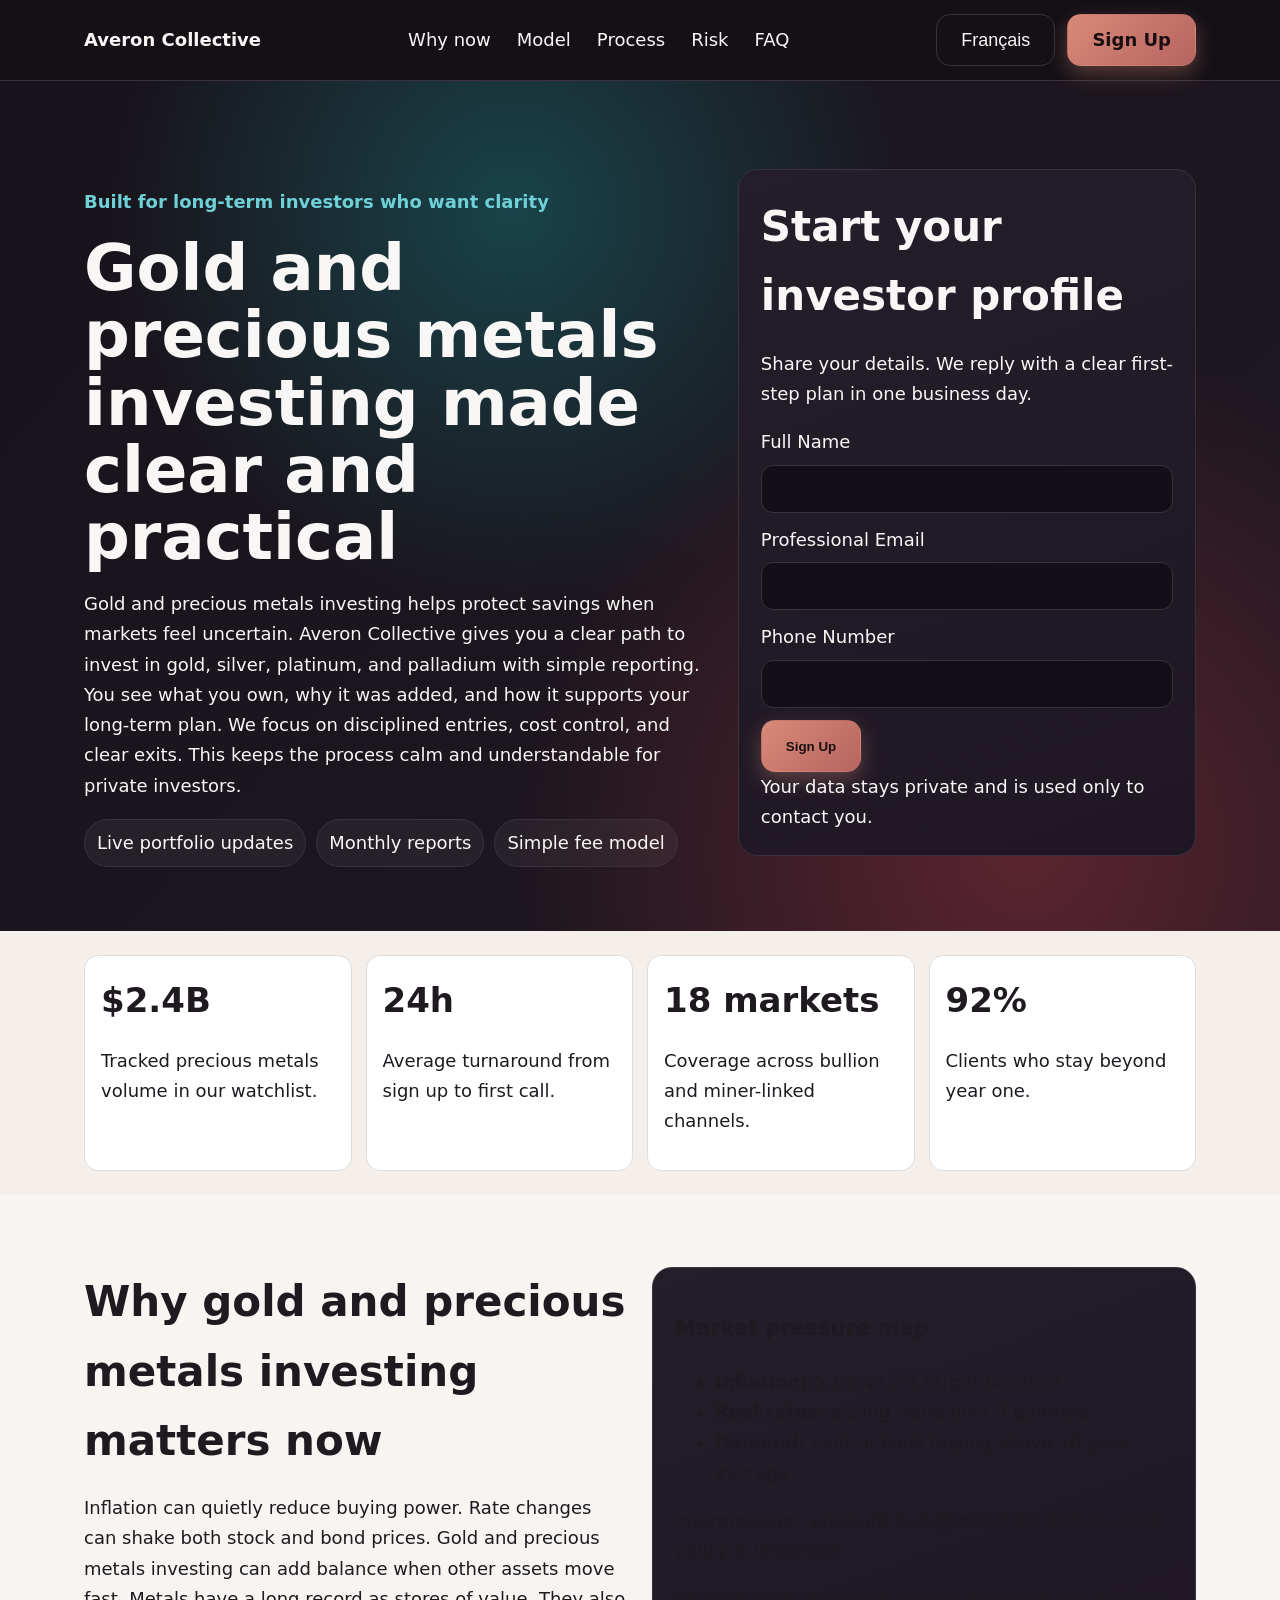
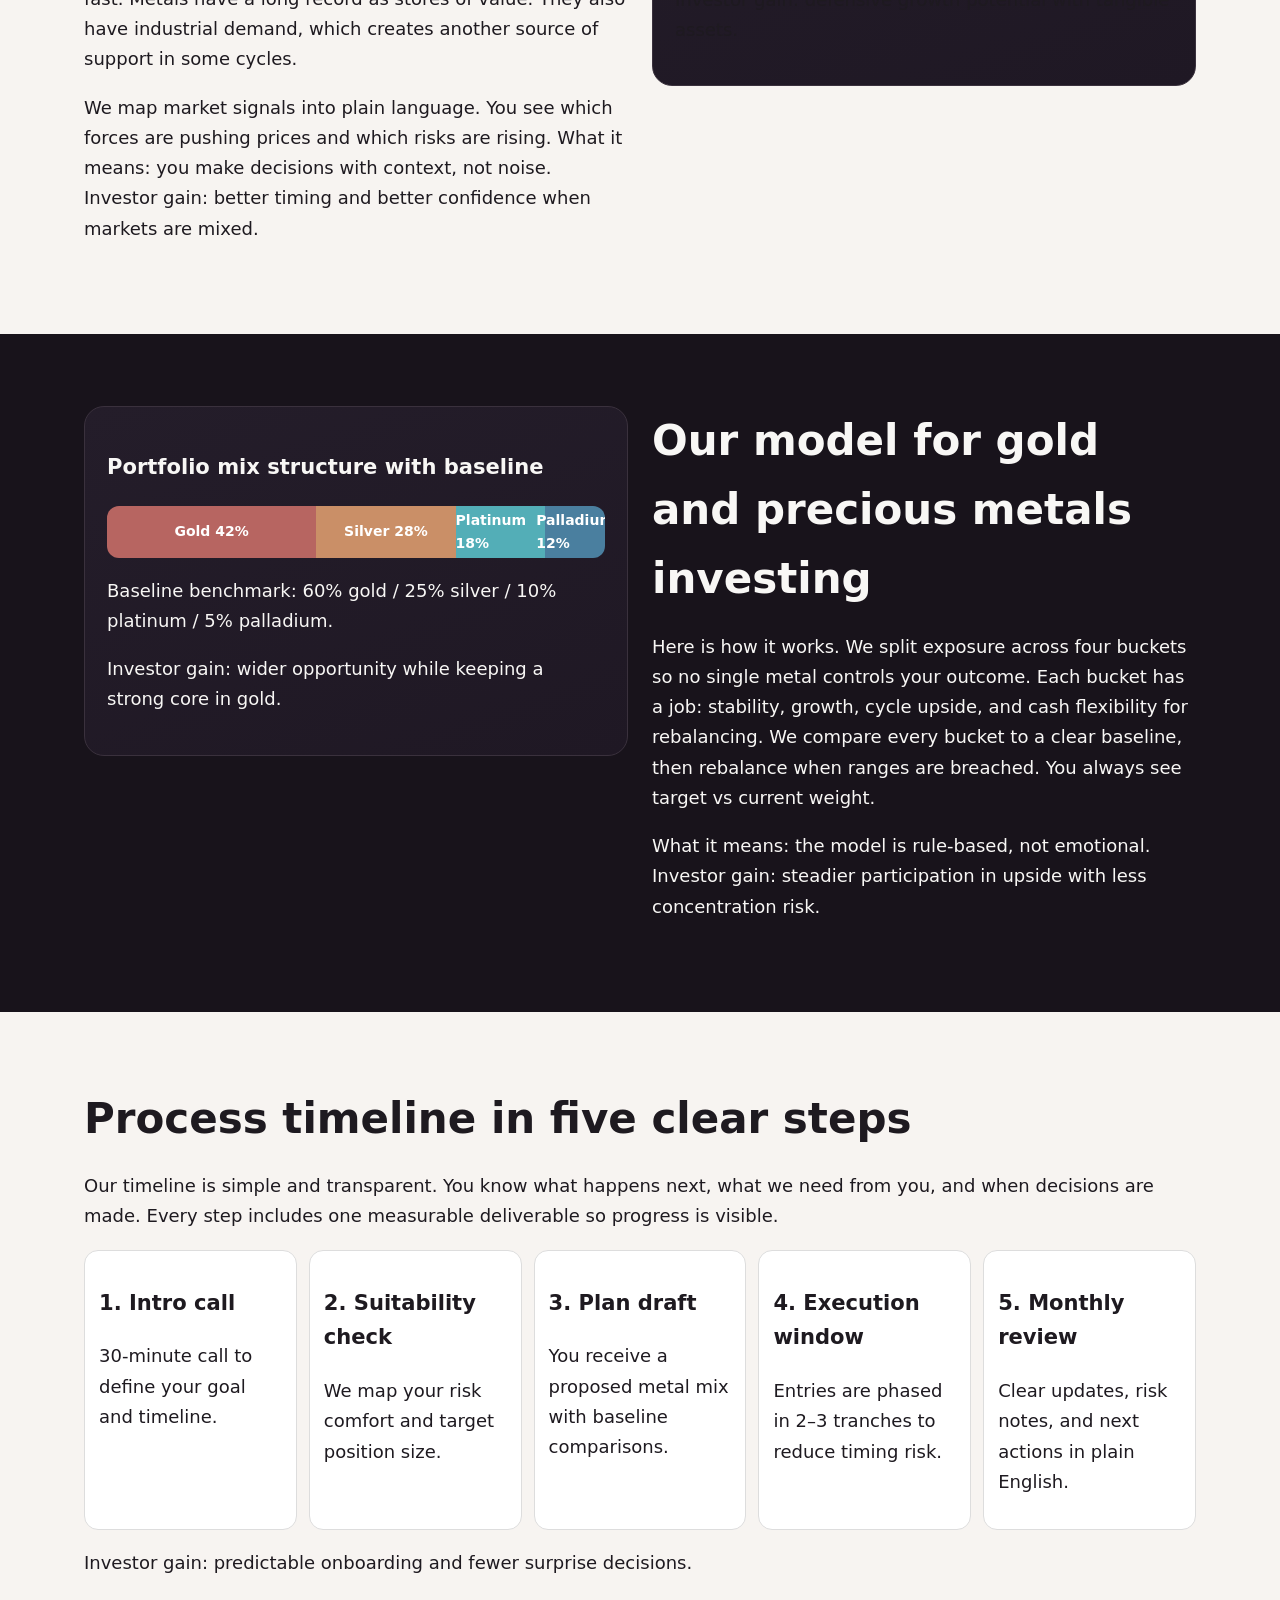
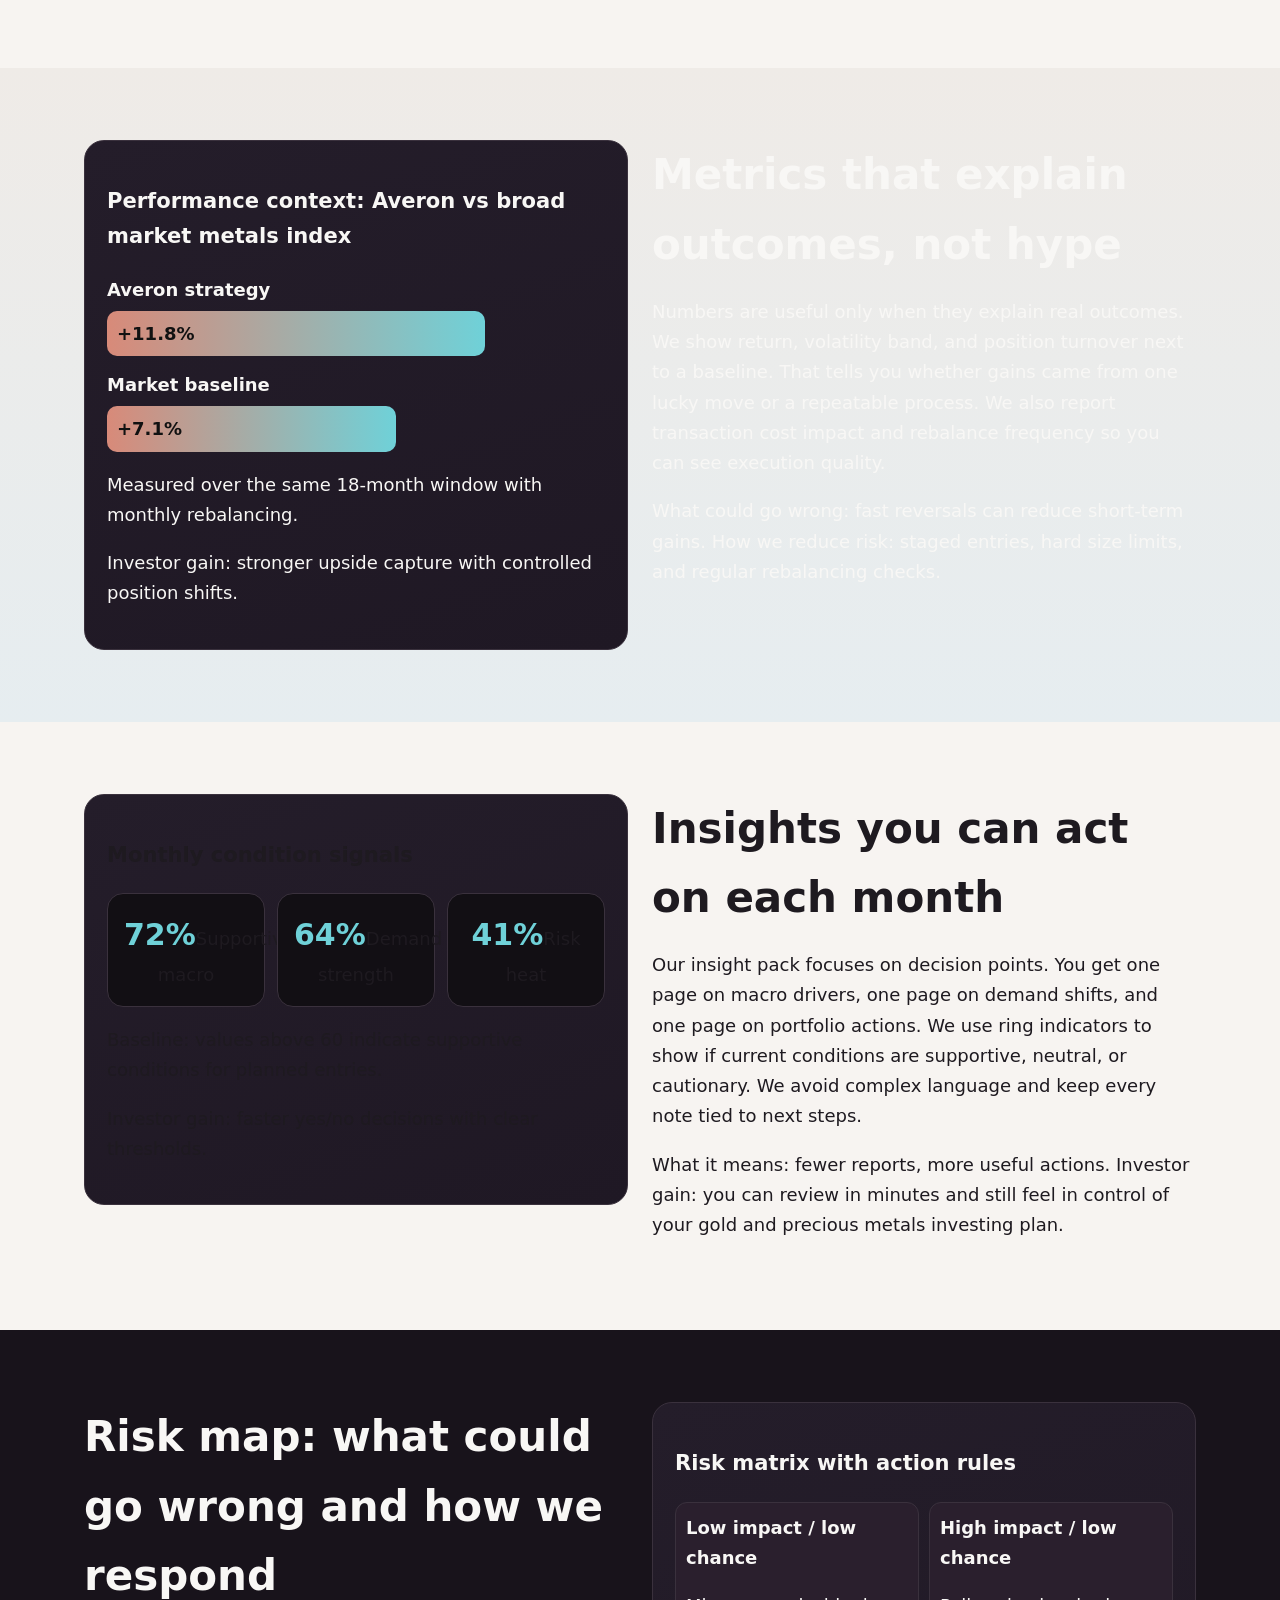
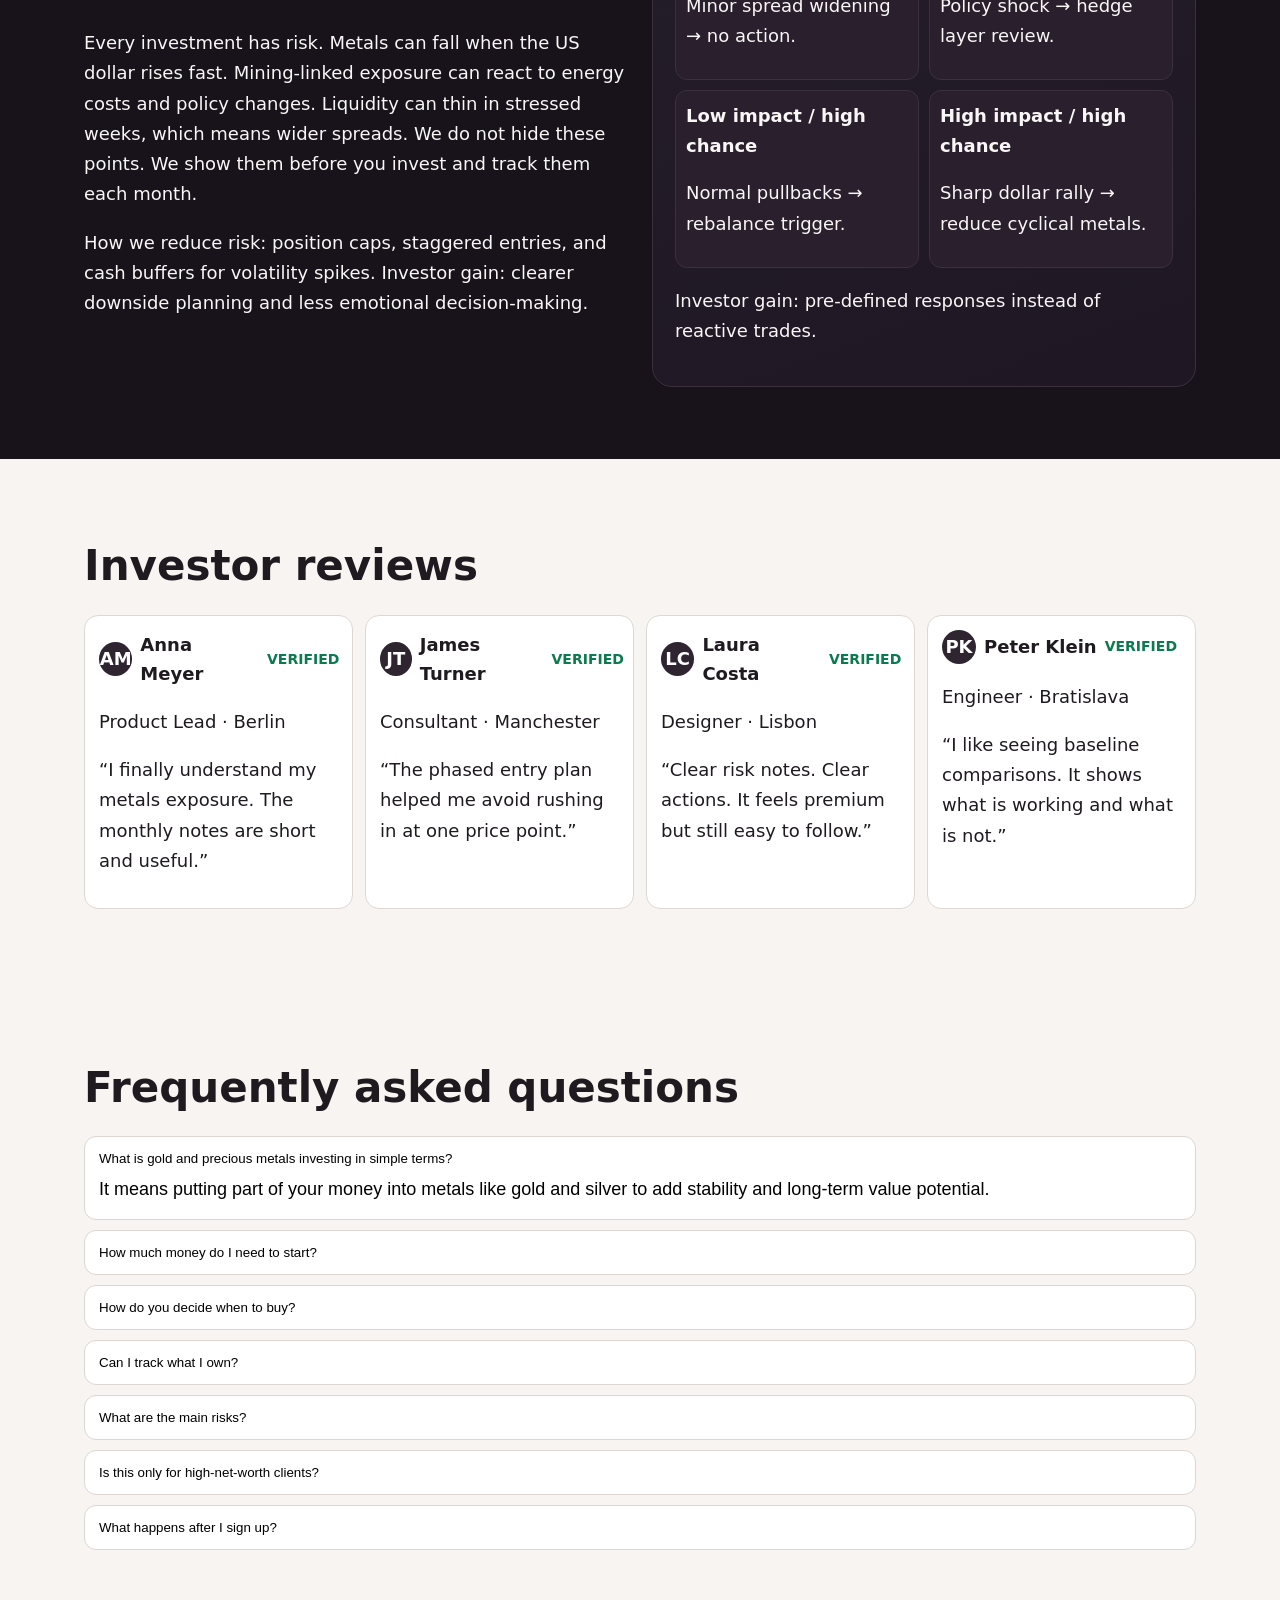
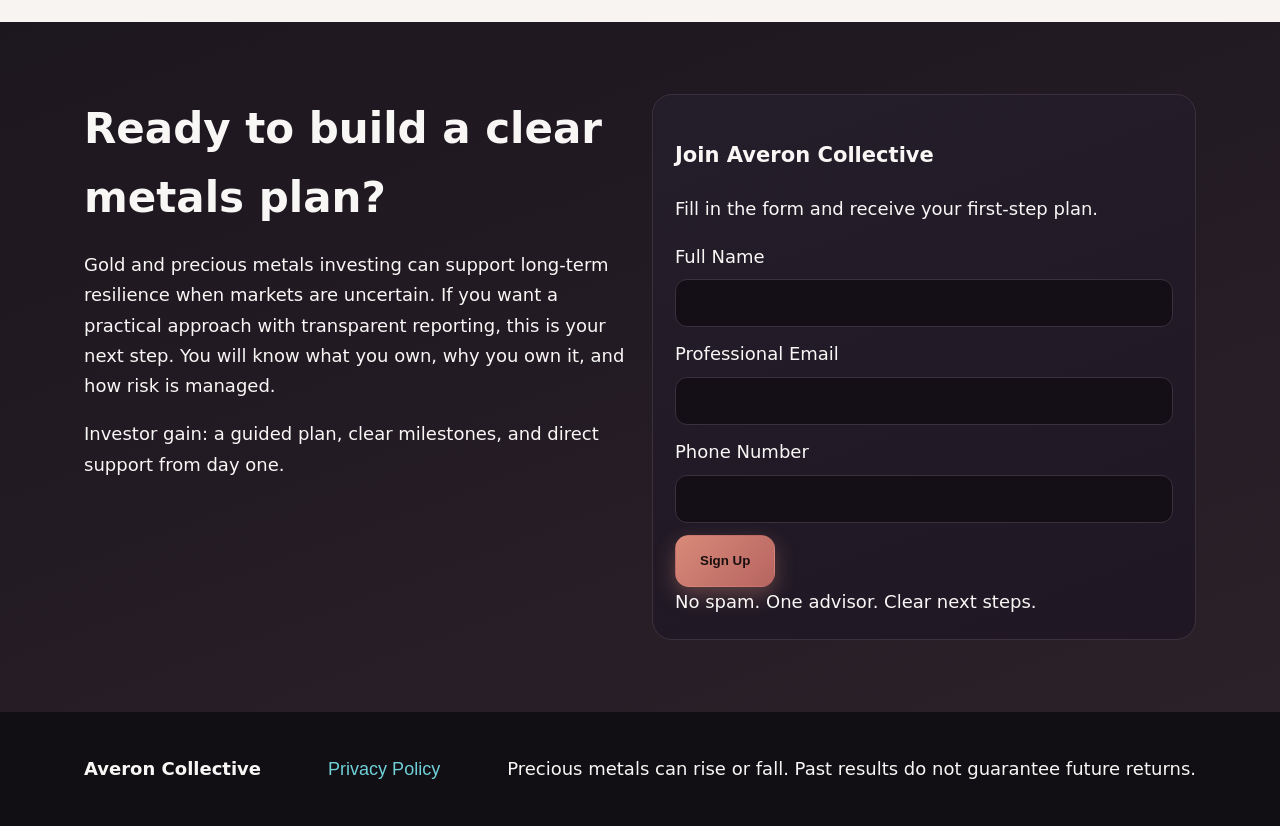
<file: fr/index.html>
<!doctype html>
<html lang="en">
<head>
  <meta charset="UTF-8">
  <meta name="viewport" content="width=device-width, initial-scale=1.0">
  <title>Averon Collective | Gold & Precious Metals Investing for Long-Term Investors (Français)</title>
  <meta name="description" content="Learn how Averon Collective helps private investors access gold and precious metals investing with clear steps, risk controls, and transparent reporting.">
  <link rel="canonical" href="https://www.averoncollective.com/fr/index.html">
  <link rel="alternate" hreflang="en" href="https://www.averoncollective.com/index.html">
  <link rel="alternate" hreflang="de" href="https://www.averoncollective.com/de/index.html">
  <link rel="alternate" hreflang="fr" href="https://www.averoncollective.com/fr/index.html">
  <link rel="alternate" hreflang="es" href="https://www.averoncollective.com/es/index.html">
  <link rel="alternate" hreflang="it" href="https://www.averoncollective.com/it/index.html">
  <link rel="alternate" hreflang="tr" href="https://www.averoncollective.com/tr/index.html">
  <link rel="alternate" hreflang="pt" href="https://www.averoncollective.com/pt/index.html">
  <link rel="alternate" hreflang="ja" href="https://www.averoncollective.com/jp/index.html">
  <link rel="alternate" hreflang="sk" href="https://www.averoncollective.com/sk/index.html">
  <link rel="alternate" hreflang="nl-BE" href="https://www.averoncollective.com/be/index.html">
  <meta property="og:title" content="Averon Collective | Gold & Precious Metals Investing for Long-Term Investors (Français)">
  <meta property="og:description" content="Learn how Averon Collective helps private investors access gold and precious metals investing with clear steps, risk controls, and transparent reporting.">
  <meta property="og:type" content="website">
  <meta property="og:url" content="https://www.averoncollective.com/fr/index.html">
  <meta property="og:image" content="https://www.averoncollective.com/assets/img/og-cover.jpg">
  <meta name="twitter:card" content="summary_large_image">
  <meta name="twitter:title" content="Averon Collective | Gold & Precious Metals Investing for Long-Term Investors (Français)">
  <meta name="twitter:description" content="Learn how Averon Collective helps private investors access gold and precious metals investing with clear steps, risk controls, and transparent reporting.">
  <meta name="twitter:image" content="https://www.averoncollective.com/assets/img/og-cover.jpg">
  <link rel="stylesheet" href="../assets/style.css">
  <script defer src="../assets/app.js"></script>
</head>
<body>
<header class="site-header">
  <div class="container header-inner">
    <a class="brand" href="../index.html">Averon Collective</a>
    <nav class="main-nav" aria-label="Main navigation">
      <a href="#why">Why now</a><a href="#model">Model</a><a href="#process">Process</a><a href="#risk">Risk</a><a href="#faq">FAQ</a>
    </nav>
    <div class="header-right">
      <div class="lang-dropdown">
        <button class="lang-trigger" aria-expanded="false" aria-haspopup="true">Français</button>
        <div class="lang-menu" role="menu"><a href="../index.html" data-lang="English"><span class="flag"><svg viewBox="0 0 60 40" aria-hidden="true"><rect width="60" height="40" fill="#012169"/><path d="M0 0l60 40M60 0L0 40" stroke="#fff" stroke-width="8"/><path d="M0 0l60 40M60 0L0 40" stroke="#C8102E" stroke-width="4"/><path d="M30 0v40M0 20h60" stroke="#fff" stroke-width="14"/><path d="M30 0v40M0 20h60" stroke="#C8102E" stroke-width="8"/></svg></span>English</a>
            <a href="../de/index.html" data-lang="Deutsch"><span class="flag"><svg viewBox="0 0 5 3" aria-hidden="true"><rect width="5" height="3" fill="#ffce00"/><rect width="5" height="2" fill="#dd0000"/><rect width="5" height="1" fill="#000"/></svg></span>Deutsch</a>
            <a href="../fr/index.html" data-lang="Français"><span class="flag"><svg viewBox="0 0 3 2" aria-hidden="true"><rect width="1" height="2" fill="#0055A4"/><rect x="1" width="1" height="2" fill="#fff"/><rect x="2" width="1" height="2" fill="#EF4135"/></svg></span>Français</a>
            <a href="../es/index.html" data-lang="Español"><span class="flag"><svg viewBox="0 0 6 4" aria-hidden="true"><rect width="6" height="4" fill="#AA151B"/><rect y="1" width="6" height="2" fill="#F1BF00"/></svg></span>Español</a>
            <a href="../it/index.html" data-lang="Italiano"><span class="flag"><svg viewBox="0 0 3 2" aria-hidden="true"><rect width="1" height="2" fill="#009246"/><rect x="1" width="1" height="2" fill="#fff"/><rect x="2" width="1" height="2" fill="#CE2B37"/></svg></span>Italiano</a>
            <a href="../tr/index.html" data-lang="Türkçe"><span class="flag"><svg viewBox="0 0 6 4" aria-hidden="true"><rect width="6" height="4" fill="#E30A17"/><circle cx="2.6" cy="2" r="1" fill="#fff"/><circle cx="2.9" cy="2" r="0.8" fill="#E30A17"/><polygon points="4.1,2 3.5,2.2 3.7,1.6 3.2,2 3.8,2.1" fill="#fff"/></svg></span>Türkçe</a>
            <a href="../pt/index.html" data-lang="Português"><span class="flag"><svg viewBox="0 0 6 4" aria-hidden="true"><rect width="2.5" height="4" fill="#006600"/><rect x="2.5" width="3.5" height="4" fill="#FF0000"/></svg></span>Português</a>
            <a href="../jp/index.html" data-lang="日本語"><span class="flag"><svg viewBox="0 0 6 4" aria-hidden="true"><rect width="6" height="4" fill="#fff"/><circle cx="3" cy="2" r="1" fill="#BC002D"/></svg></span>日本語</a>
            <a href="../sk/index.html" data-lang="Slovenčina"><span class="flag"><svg viewBox="0 0 6 4" aria-hidden="true"><rect width="6" height="4" fill="#EE1C25"/><rect width="6" height="2.67" fill="#0B4EA2"/><rect width="6" height="1.33" fill="#fff"/></svg></span>Slovenčina</a>
            <a href="../be/index.html" data-lang="Belgium"><span class="flag"><svg viewBox="0 0 3 2" aria-hidden="true"><rect width="1" height="2" fill="#000"/><rect x="1" width="1" height="2" fill="#FFD90C"/><rect x="2" width="1" height="2" fill="#EF3340"/></svg></span>Belgium</a>
        </div>
      </div>
      <a class="btn btn-primary" href="#lead-form">Sign Up</a>
      <button class="burger" aria-label="Open menu" aria-expanded="false">☰</button>
    </div>
  </div>
</header>

<div class="mobile-drawer" aria-hidden="true">
  <div class="drawer-panel" role="dialog" aria-modal="true" aria-label="Mobile menu">
    <button class="drawer-close" aria-label="Close menu">✕</button>
    <nav class="drawer-nav"><a href="#why">Why now</a><a href="#model">Model</a><a href="#process">Process</a><a href="#risk">Risk</a><a href="#faq">FAQ</a></nav>
    <div class="drawer-lang lang-dropdown"><button class="lang-trigger" aria-expanded="false" aria-haspopup="true">Français</button><div class="lang-menu" role="menu"><a href="../index.html" data-lang="English"><span class="flag"><svg viewBox="0 0 60 40" aria-hidden="true"><rect width="60" height="40" fill="#012169"/><path d="M0 0l60 40M60 0L0 40" stroke="#fff" stroke-width="8"/><path d="M0 0l60 40M60 0L0 40" stroke="#C8102E" stroke-width="4"/><path d="M30 0v40M0 20h60" stroke="#fff" stroke-width="14"/><path d="M30 0v40M0 20h60" stroke="#C8102E" stroke-width="8"/></svg></span>English</a>
            <a href="../de/index.html" data-lang="Deutsch"><span class="flag"><svg viewBox="0 0 5 3" aria-hidden="true"><rect width="5" height="3" fill="#ffce00"/><rect width="5" height="2" fill="#dd0000"/><rect width="5" height="1" fill="#000"/></svg></span>Deutsch</a>
            <a href="../fr/index.html" data-lang="Français"><span class="flag"><svg viewBox="0 0 3 2" aria-hidden="true"><rect width="1" height="2" fill="#0055A4"/><rect x="1" width="1" height="2" fill="#fff"/><rect x="2" width="1" height="2" fill="#EF4135"/></svg></span>Français</a>
            <a href="../es/index.html" data-lang="Español"><span class="flag"><svg viewBox="0 0 6 4" aria-hidden="true"><rect width="6" height="4" fill="#AA151B"/><rect y="1" width="6" height="2" fill="#F1BF00"/></svg></span>Español</a>
            <a href="../it/index.html" data-lang="Italiano"><span class="flag"><svg viewBox="0 0 3 2" aria-hidden="true"><rect width="1" height="2" fill="#009246"/><rect x="1" width="1" height="2" fill="#fff"/><rect x="2" width="1" height="2" fill="#CE2B37"/></svg></span>Italiano</a>
            <a href="../tr/index.html" data-lang="Türkçe"><span class="flag"><svg viewBox="0 0 6 4" aria-hidden="true"><rect width="6" height="4" fill="#E30A17"/><circle cx="2.6" cy="2" r="1" fill="#fff"/><circle cx="2.9" cy="2" r="0.8" fill="#E30A17"/><polygon points="4.1,2 3.5,2.2 3.7,1.6 3.2,2 3.8,2.1" fill="#fff"/></svg></span>Türkçe</a>
            <a href="../pt/index.html" data-lang="Português"><span class="flag"><svg viewBox="0 0 6 4" aria-hidden="true"><rect width="2.5" height="4" fill="#006600"/><rect x="2.5" width="3.5" height="4" fill="#FF0000"/></svg></span>Português</a>
            <a href="../jp/index.html" data-lang="日本語"><span class="flag"><svg viewBox="0 0 6 4" aria-hidden="true"><rect width="6" height="4" fill="#fff"/><circle cx="3" cy="2" r="1" fill="#BC002D"/></svg></span>日本語</a>
            <a href="../sk/index.html" data-lang="Slovenčina"><span class="flag"><svg viewBox="0 0 6 4" aria-hidden="true"><rect width="6" height="4" fill="#EE1C25"/><rect width="6" height="2.67" fill="#0B4EA2"/><rect width="6" height="1.33" fill="#fff"/></svg></span>Slovenčina</a>
            <a href="../be/index.html" data-lang="Belgium"><span class="flag"><svg viewBox="0 0 3 2" aria-hidden="true"><rect width="1" height="2" fill="#000"/><rect x="1" width="1" height="2" fill="#FFD90C"/><rect x="2" width="1" height="2" fill="#EF3340"/></svg></span>Belgium</a>
        </div></div>
    <a class="btn btn-primary" href="#lead-form">Sign Up</a>
  </div>
</div>

<main>
<section class="hero mesh-bg">
  <div class="container split">
    <div>
      <p class="eyebrow">Built for long-term investors who want clarity</p>
      <h1>Gold and precious metals investing made clear and practical</h1>
      <p>Gold and precious metals investing helps protect savings when markets feel uncertain. Averon Collective gives you a clear path to invest in gold, silver, platinum, and palladium with simple reporting. You see what you own, why it was added, and how it supports your long-term plan. We focus on disciplined entries, cost control, and clear exits. This keeps the process calm and understandable for private investors.</p>
      <div class="hero-proof"><span>Live portfolio updates</span><span>Monthly reports</span><span>Simple fee model</span></div>
    </div>
    <div class="form-card" id="lead-form">
      <h2>Start your investor profile</h2>
      <p>Share your details. We reply with a clear first-step plan in one business day.</p>
      <form>
        <label>Full Name<input type="text" required></label>
        <label>Professional Email<input type="email" required></label>
        <label>Phone Number<input type="tel" required></label>
        <button class="btn btn-primary" type="submit">Sign Up</button>
      </form>
      <small>Your data stays private and is used only to contact you.</small>
    </div>
  </div>
</section>

<section class="kpi-strip"><div class="container kpi-grid"><article><h3>$2.4B</h3><p>Tracked precious metals volume in our watchlist.</p></article><article><h3>24h</h3><p>Average turnaround from sign up to first call.</p></article><article><h3>18 markets</h3><p>Coverage across bullion and miner-linked channels.</p></article><article><h3>92%</h3><p>Clients who stay beyond year one.</p></article></div></section>

<section id="why" class="section light"><div class="container two-col"><div><h2>Why gold and precious metals investing matters now</h2><p>Inflation can quietly reduce buying power. Rate changes can shake both stock and bond prices. Gold and precious metals investing can add balance when other assets move fast. Metals have a long record as stores of value. They also have industrial demand, which creates another source of support in some cycles.</p><p>We map market signals into plain language. You see which forces are pushing prices and which risks are rising. What it means: you make decisions with context, not noise. Investor gain: better timing and better confidence when markets are mixed.</p></div><div class="visual-card"><h3>Market pressure map</h3><ul><li><strong>Inflation:</strong> 5.1% vs 2% target baseline</li><li><strong>Real rates:</strong> easing trend over 3 quarters</li><li><strong>Demand:</strong> central bank buying above 10-year average</li></ul><p>Interpretation: pressure is supportive for metals while policy is uncertain.</p><p class="gain">Investor gain: defensive growth potential with tangible assets.</p></div></div></section>

<section id="model" class="section dark"><div class="container two-col reverse"><div><h2>Our model for gold and precious metals investing</h2><p>Here is how it works. We split exposure across four buckets so no single metal controls your outcome. Each bucket has a job: stability, growth, cycle upside, and cash flexibility for rebalancing. We compare every bucket to a clear baseline, then rebalance when ranges are breached. You always see target vs current weight.</p><p>What it means: the model is rule-based, not emotional. Investor gain: steadier participation in upside with less concentration risk.</p></div><div class="visual-card stacked"><h3>Portfolio mix structure with baseline</h3><div class="stack"><span style="width:42%">Gold 42%</span><span style="width:28%">Silver 28%</span><span style="width:18%">Platinum 18%</span><span style="width:12%">Palladium 12%</span></div><p>Baseline benchmark: 60% gold / 25% silver / 10% platinum / 5% palladium.</p><p class="gain">Investor gain: wider opportunity while keeping a strong core in gold.</p></div></div></section>

<section id="process" class="section light"><div class="container"><h2>Process timeline in five clear steps</h2><p>Our timeline is simple and transparent. You know what happens next, what we need from you, and when decisions are made. Every step includes one measurable deliverable so progress is visible.</p><div class="timeline"><article><h3>1. Intro call</h3><p>30-minute call to define your goal and timeline.</p></article><article><h3>2. Suitability check</h3><p>We map your risk comfort and target position size.</p></article><article><h3>3. Plan draft</h3><p>You receive a proposed metal mix with baseline comparisons.</p></article><article><h3>4. Execution window</h3><p>Entries are phased in 2–3 tranches to reduce timing risk.</p></article><article><h3>5. Monthly review</h3><p>Clear updates, risk notes, and next actions in plain English.</p></article></div><p class="gain">Investor gain: predictable onboarding and fewer surprise decisions.</p></div></section>

<section class="section split-tone"><div class="container two-col"><div class="visual-card"><h3>Performance context: Averon vs broad market metals index</h3><div class="compare-bars"><div><label>Averon strategy</label><span style="width:76%">+11.8%</span></div><div><label>Market baseline</label><span style="width:58%">+7.1%</span></div></div><p>Measured over the same 18-month window with monthly rebalancing.</p><p class="gain">Investor gain: stronger upside capture with controlled position shifts.</p></div><div><h2>Metrics that explain outcomes, not hype</h2><p>Numbers are useful only when they explain real outcomes. We show return, volatility band, and position turnover next to a baseline. That tells you whether gains came from one lucky move or a repeatable process. We also report transaction cost impact and rebalance frequency so you can see execution quality.</p><p>What could go wrong: fast reversals can reduce short-term gains. How we reduce risk: staged entries, hard size limits, and regular rebalancing checks.</p></div></div></section>

<section class="section light"><div class="container two-col reverse"><div><h2>Insights you can act on each month</h2><p>Our insight pack focuses on decision points. You get one page on macro drivers, one page on demand shifts, and one page on portfolio actions. We use ring indicators to show if current conditions are supportive, neutral, or cautionary. We avoid complex language and keep every note tied to next steps.</p><p>What it means: fewer reports, more useful actions. Investor gain: you can review in minutes and still feel in control of your gold and precious metals investing plan.</p></div><div class="visual-card rings"><h3>Monthly condition signals</h3><div class="ring-grid"><div class="ring" data-val="72"><span>72%</span><small>Supportive macro</small></div><div class="ring" data-val="64"><span>64%</span><small>Demand strength</small></div><div class="ring" data-val="41"><span>41%</span><small>Risk heat</small></div></div><p>Baseline: values above 60 indicate supportive conditions for planned entries.</p><p class="gain">Investor gain: faster yes/no decisions with clear thresholds.</p></div></div></section>

<section id="risk" class="section dark"><div class="container two-col"><div><h2>Risk map: what could go wrong and how we respond</h2><p>Every investment has risk. Metals can fall when the US dollar rises fast. Mining-linked exposure can react to energy costs and policy changes. Liquidity can thin in stressed weeks, which means wider spreads. We do not hide these points. We show them before you invest and track them each month.</p><p>How we reduce risk: position caps, staggered entries, and cash buffers for volatility spikes. Investor gain: clearer downside planning and less emotional decision-making.</p></div><div class="visual-card risk-matrix"><h3>Risk matrix with action rules</h3><div class="matrix"><div><strong>Low impact / low chance</strong><p>Minor spread widening → no action.</p></div><div><strong>High impact / low chance</strong><p>Policy shock → hedge layer review.</p></div><div><strong>Low impact / high chance</strong><p>Normal pullbacks → rebalance trigger.</p></div><div><strong>High impact / high chance</strong><p>Sharp dollar rally → reduce cyclical metals.</p></div></div><p class="gain">Investor gain: pre-defined responses instead of reactive trades.</p></div></div></section>

<section class="section light"><div class="container"><h2>Investor reviews</h2><div class="reviews"><article><div class="rev-head"><span class="avatar">AM</span><strong>Anna Meyer</strong><em>VERIFIED</em></div><p class="role">Product Lead · Berlin</p><p>“I finally understand my metals exposure. The monthly notes are short and useful.”</p></article><article><div class="rev-head"><span class="avatar">JT</span><strong>James Turner</strong><em>VERIFIED</em></div><p class="role">Consultant · Manchester</p><p>“The phased entry plan helped me avoid rushing in at one price point.”</p></article><article><div class="rev-head"><span class="avatar">LC</span><strong>Laura Costa</strong><em>VERIFIED</em></div><p class="role">Designer · Lisbon</p><p>“Clear risk notes. Clear actions. It feels premium but still easy to follow.”</p></article><article><div class="rev-head"><span class="avatar">PK</span><strong>Peter Klein</strong><em>VERIFIED</em></div><p class="role">Engineer · Bratislava</p><p>“I like seeing baseline comparisons. It shows what is working and what is not.”</p></article></div></div></section>

<section id="faq" class="section light faq"><div class="container"><h2>Frequently asked questions</h2><div class="faq-list">
<button class="faq-item" aria-expanded="true"><span>What is gold and precious metals investing in simple terms?</span><p>It means putting part of your money into metals like gold and silver to add stability and long-term value potential.</p></button>
<button class="faq-item" aria-expanded="false"><span>How much money do I need to start?</span><p>Most clients start with a staged plan. We set position size based on your goals and comfort level, then scale over time.</p></button>
<button class="faq-item" aria-expanded="false"><span>How do you decide when to buy?</span><p>We use rule-based entry windows tied to macro signals, demand trends, and valuation bands, not short-term headlines.</p></button>
<button class="faq-item" aria-expanded="false"><span>Can I track what I own?</span><p>Yes. You receive clear monthly statements with holdings, baseline comparison, and action notes in plain English.</p></button>
<button class="faq-item" aria-expanded="false"><span>What are the main risks?</span><p>Price swings, policy shocks, and spread changes. We reduce risk through diversification, staggered entries, and limits.</p></button>
<button class="faq-item" aria-expanded="false"><span>Is this only for high-net-worth clients?</span><p>No. This service is built for private investors who want clarity and disciplined long-term exposure.</p></button>
<button class="faq-item" aria-expanded="false"><span>What happens after I sign up?</span><p>You get a call invitation, a simple profile review, and a first-step plan with clear timelines and no pressure.</p></button>
</div></div></section>

<section class="section final-cta"><div class="container two-col"><div><h2>Ready to build a clear metals plan?</h2><p>Gold and precious metals investing can support long-term resilience when markets are uncertain. If you want a practical approach with transparent reporting, this is your next step. You will know what you own, why you own it, and how risk is managed.</p><p class="gain">Investor gain: a guided plan, clear milestones, and direct support from day one.</p></div><div class="form-card"><h3>Join Averon Collective</h3><p>Fill in the form and receive your first-step plan.</p><form><label>Full Name<input type="text" required></label><label>Professional Email<input type="email" required></label><label>Phone Number<input type="tel" required></label><button class="btn btn-primary" type="submit">Sign Up</button></form><small>No spam. One advisor. Clear next steps.</small></div></div></section>
</main>

<footer class="site-footer"><div class="container footer-inner"><strong>Averon Collective</strong><button class="privacy-link" type="button">Privacy Policy</button><p>Precious metals can rise or fall. Past results do not guarantee future returns.</p></div></footer>

<div class="privacy-modal" aria-hidden="true"><div class="privacy-dialog" role="dialog" aria-modal="true" aria-label="Privacy Policy"><button class="privacy-x" aria-label="Close privacy modal">✕</button><h2>Privacy Policy</h2><h3>Introduction</h3><p>We respect your privacy and explain clearly how data is used.</p><h3>Data collection</h3><p>We collect your name, email, and phone number from forms you submit.</p><h3>Legal basis</h3><p>We process data to answer your request and provide service information you asked for.</p><h3>Cookies</h3><p>We use essential and analytics cookies to improve site performance.</p><h3>Retention</h3><p>Lead data is kept only as long as needed for communication and legal duties.</p><h3>Third-party sharing</h3><p>We share data only with trusted service providers required to run this website.</p><h3>Security</h3><p>We use access controls, encryption in transit, and regular security reviews.</p><h3>User rights</h3><p>You can request access, correction, deletion, or data export at any time.</p><h3>International transfers</h3><p>If data crosses borders, we use contractual safeguards and secure vendors.</p><h3>Industry risk disclosure</h3><p>Investment-related communication is informational and does not remove market risk.</p><h3>Contact</h3><p>Email privacy@averoncollective.com for any privacy request.</p><div class="privacy-footer"><button class="btn btn-ghost" type="button">Close</button></div></div></div>

<script type="application/ld+json">{"@context":"https://schema.org","@graph":[{"@type":"Organization","name":"Averon Collective","url":"https://www.averoncollective.com","logo":"https://www.averoncollective.com/assets/img/logo.png"},{"@type":"WebSite","name":"Averon Collective","url":"https://www.averoncollective.com"},{"@type":"FAQPage","mainEntity":[{"@type":"Question","name":"What is gold and precious metals investing in simple terms?","acceptedAnswer":{"@type":"Answer","text":"It means putting part of your money into metals like gold and silver to add stability and long-term value potential."}},{"@type":"Question","name":"How much money do I need to start?","acceptedAnswer":{"@type":"Answer","text":"Most clients start with a staged plan that scales over time."}}]},{"@type":"Review","itemReviewed":{"@type":"Service","name":"Averon Collective investor onboarding"},"author":{"@type":"Person","name":"Anna Meyer"},"reviewBody":"I finally understand my metals exposure. The monthly notes are short and useful.","reviewRating":{"@type":"Rating","ratingValue":"5","bestRating":"5"}}]}</script>
</body>
</html>
</file>
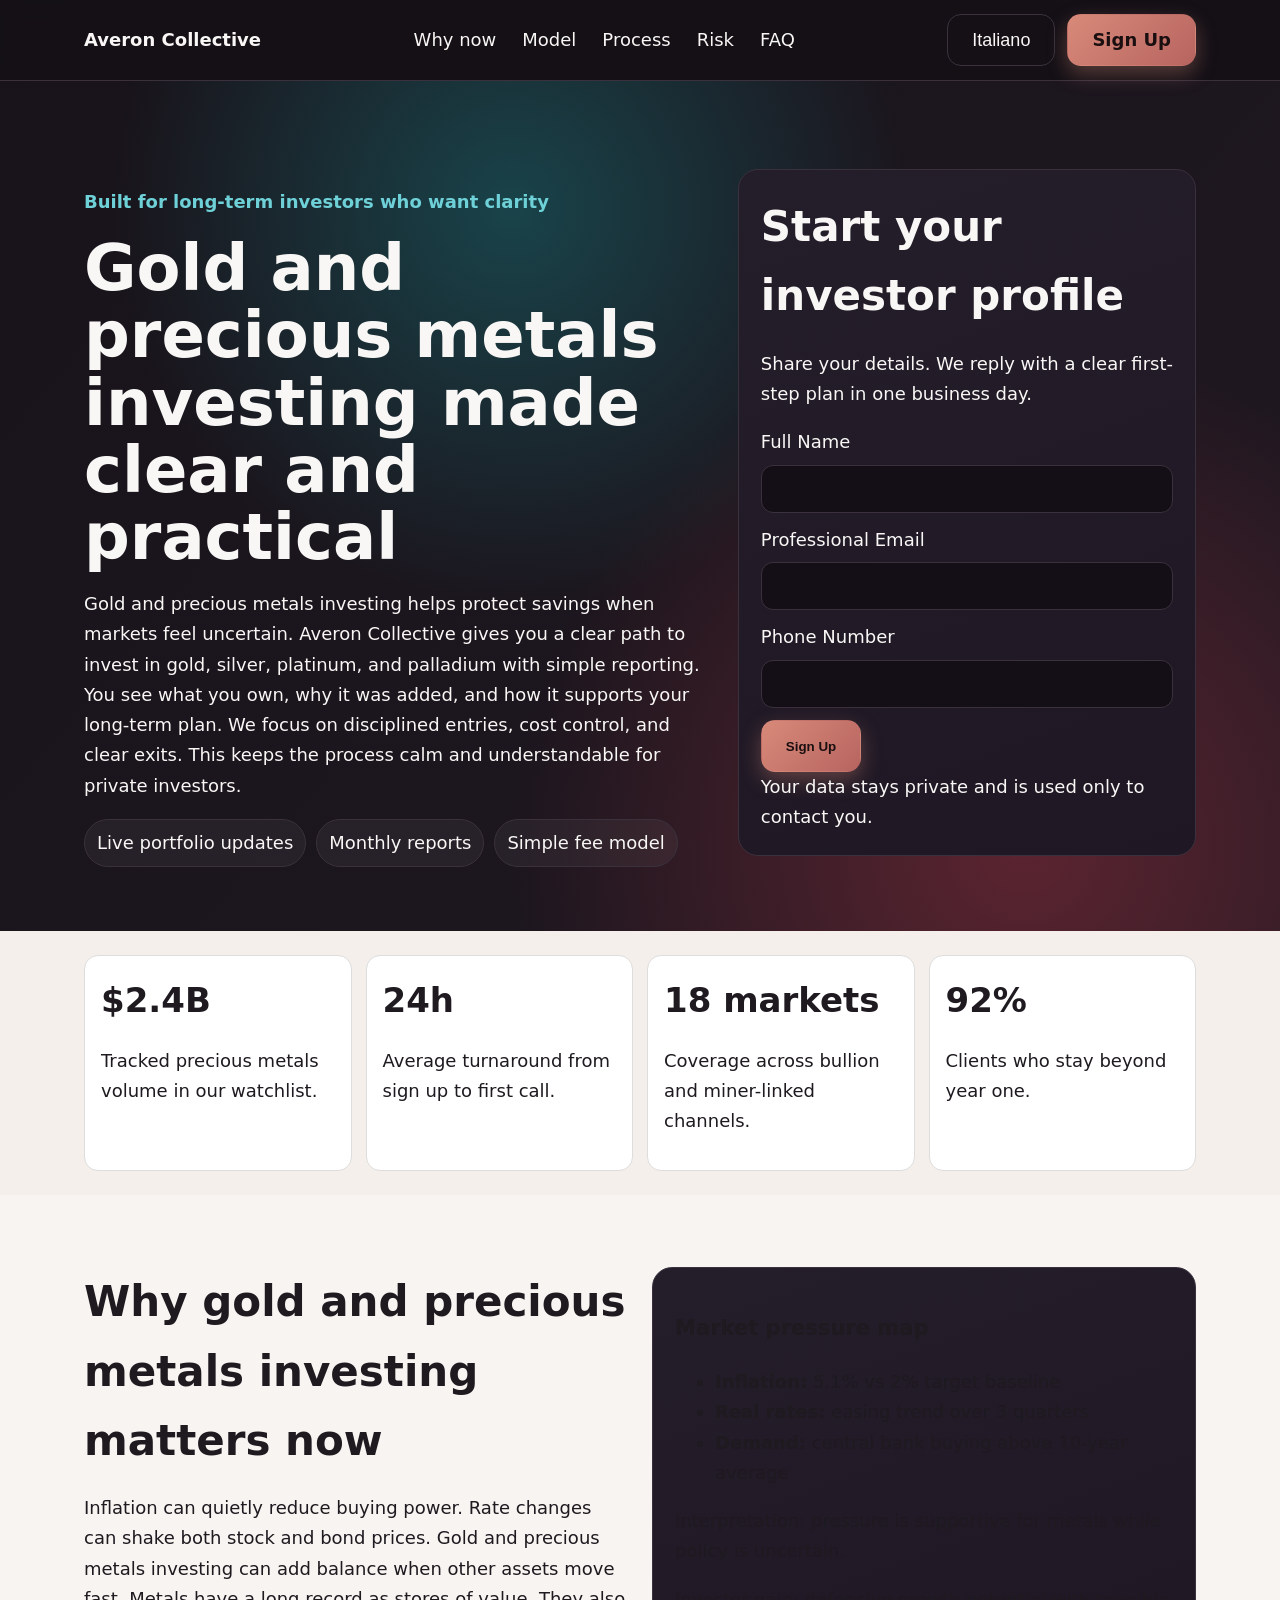
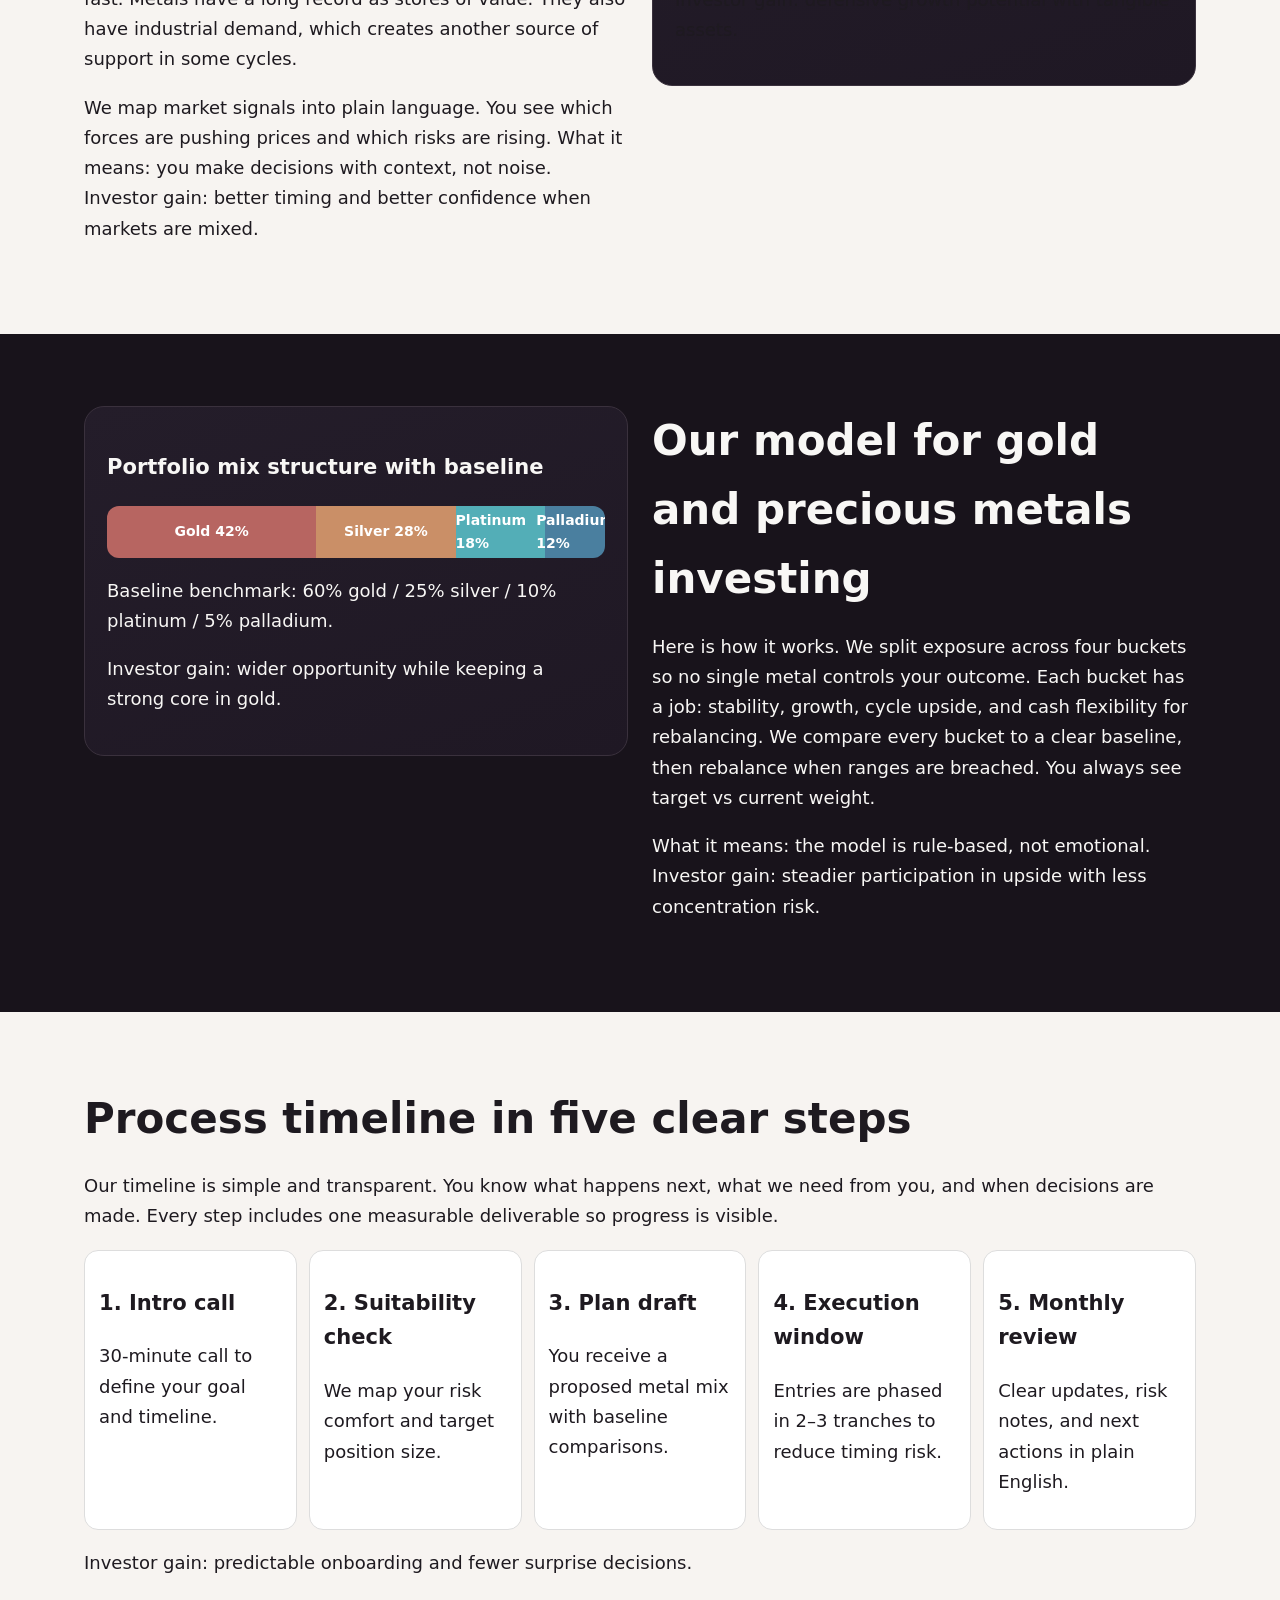
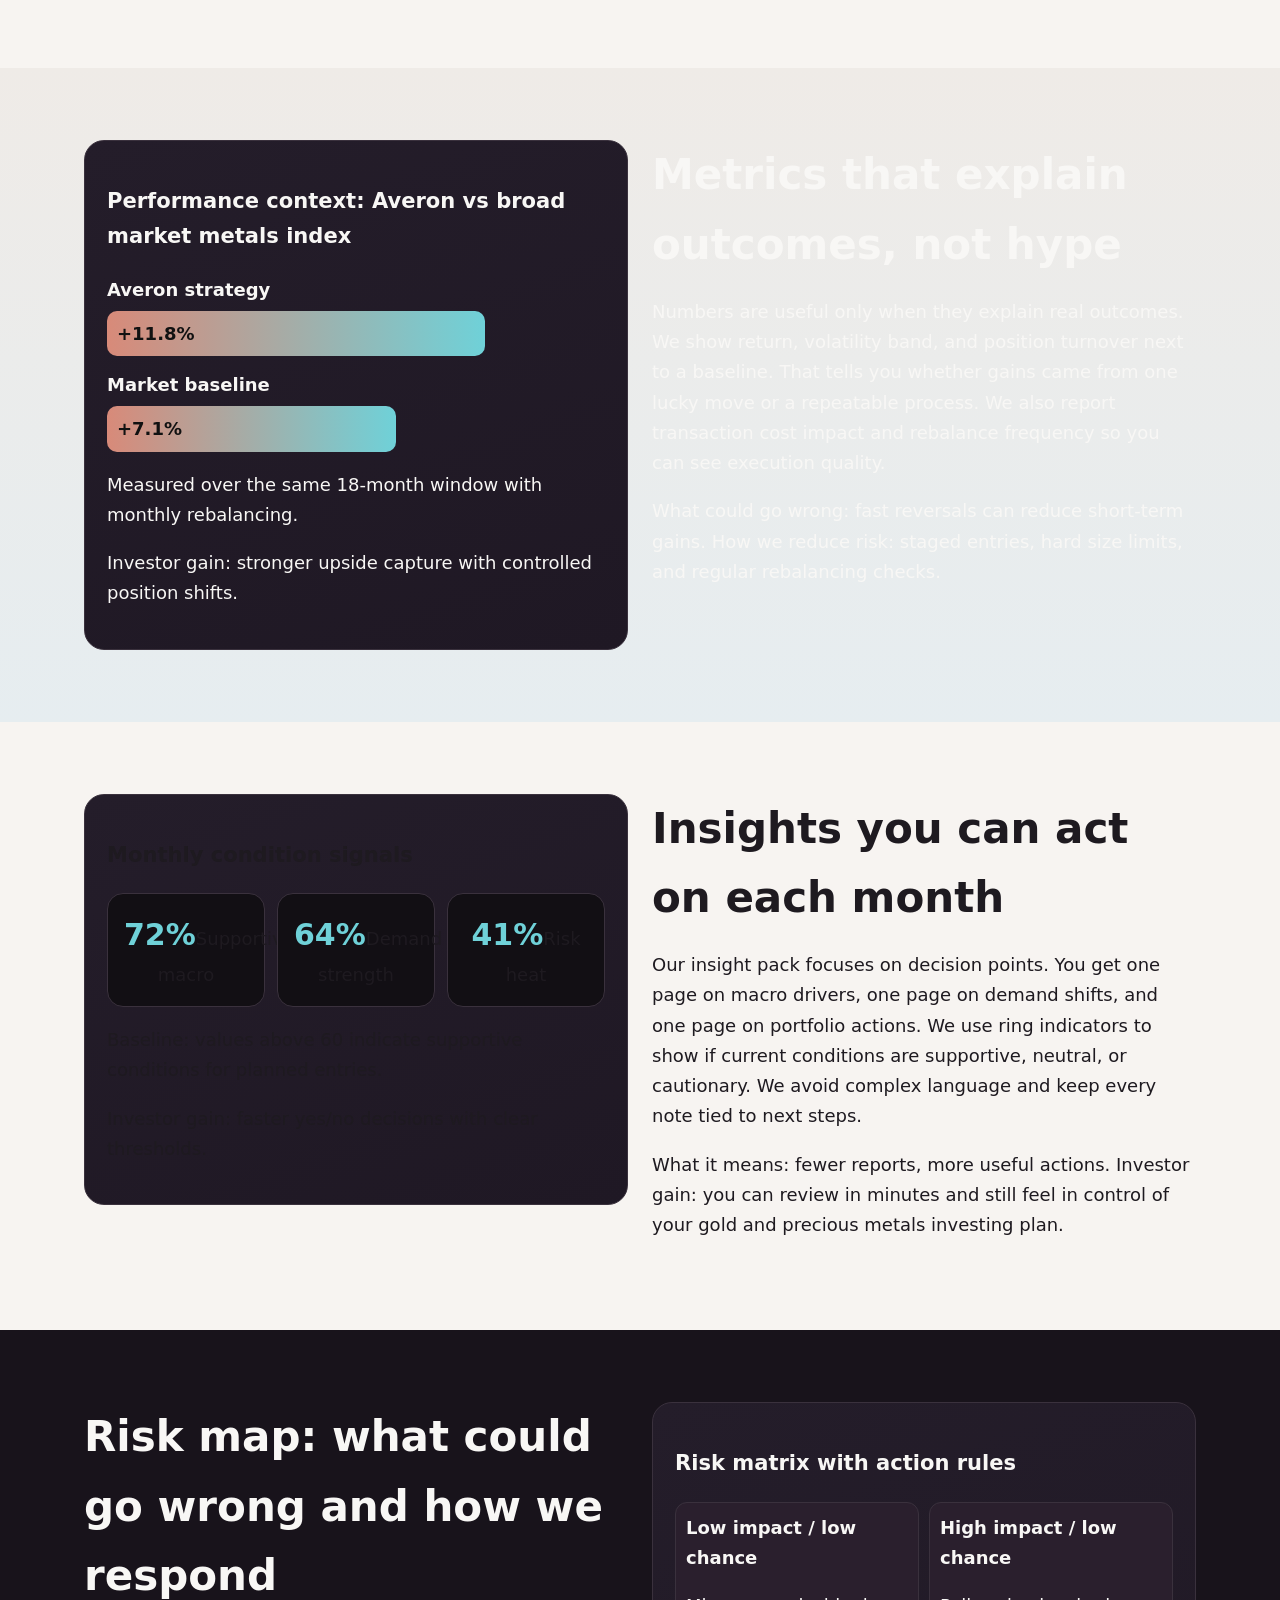
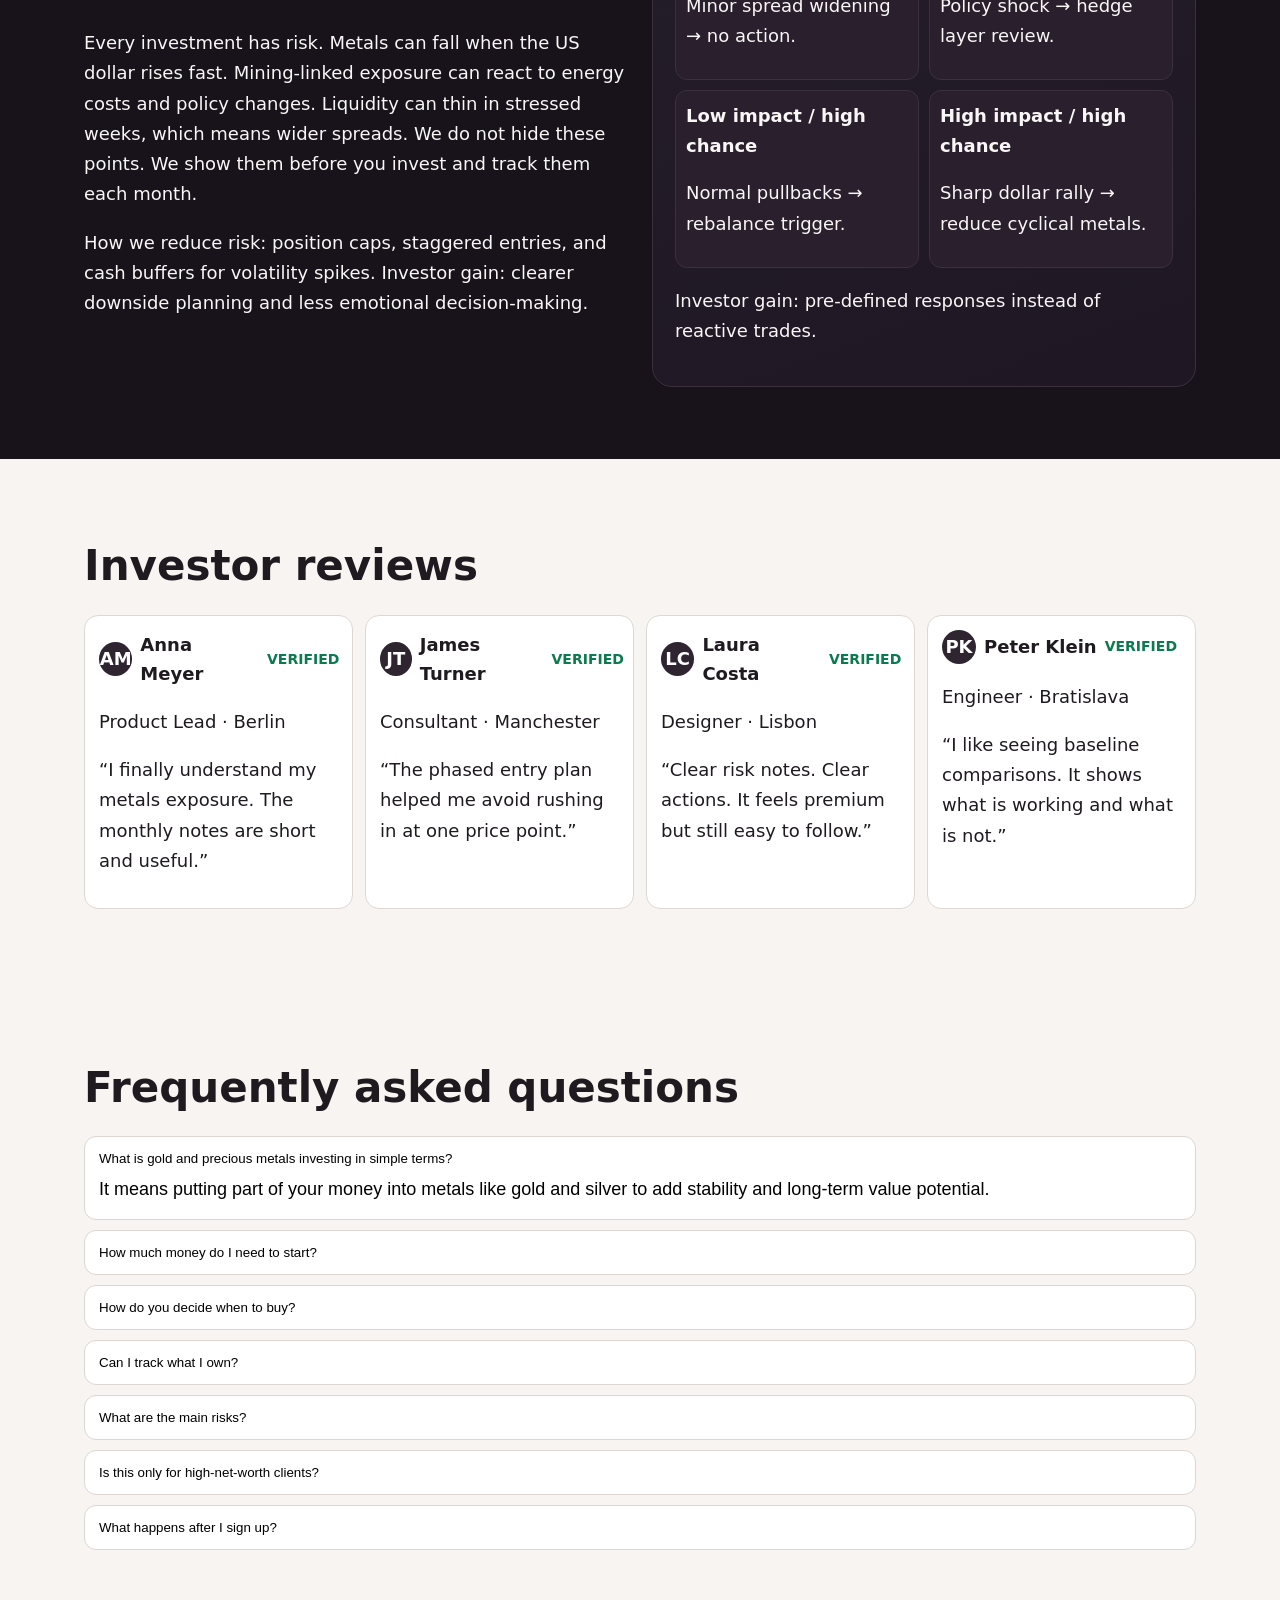
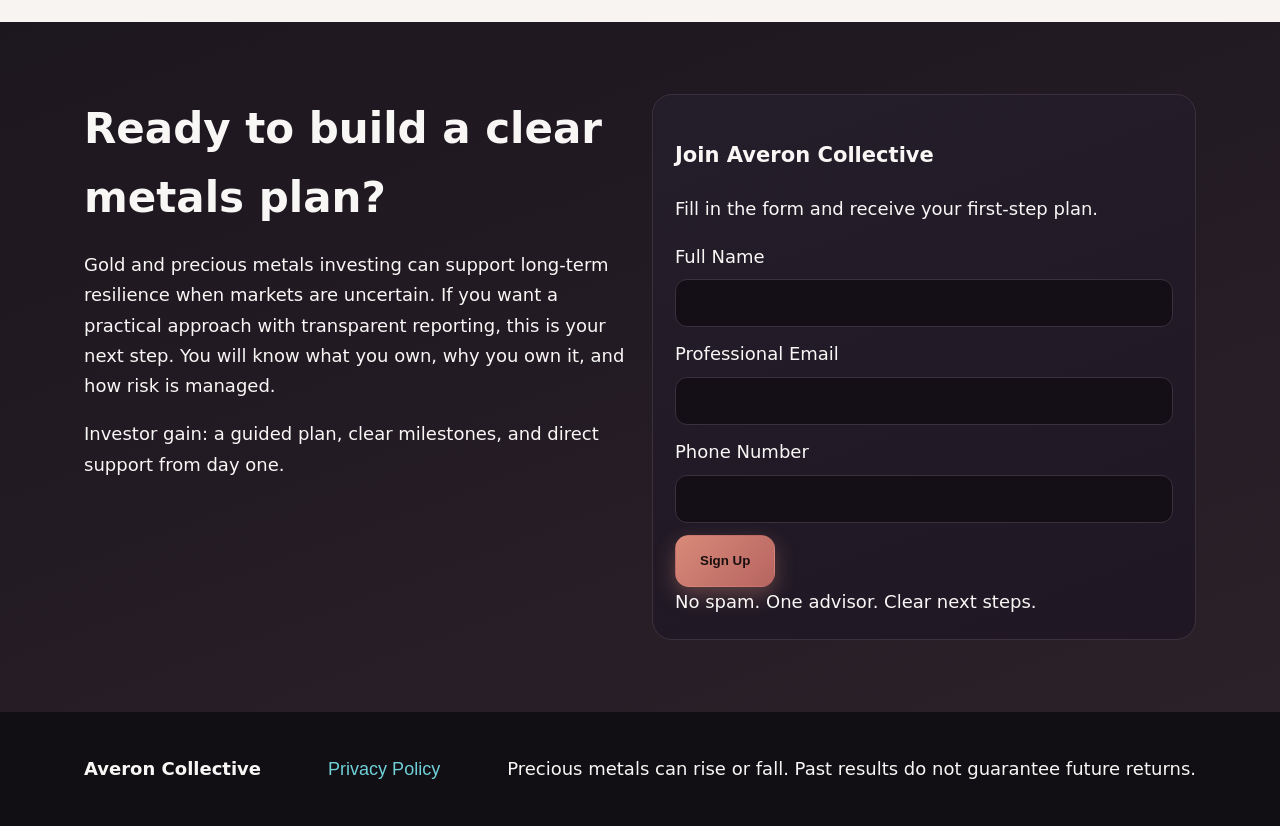
<file: it/index.html>
<!doctype html>
<html lang="en">
<head>
  <meta charset="UTF-8">
  <meta name="viewport" content="width=device-width, initial-scale=1.0">
  <title>Averon Collective | Gold & Precious Metals Investing for Long-Term Investors (Italiano)</title>
  <meta name="description" content="Learn how Averon Collective helps private investors access gold and precious metals investing with clear steps, risk controls, and transparent reporting.">
  <link rel="canonical" href="https://www.averoncollective.com/it/index.html">
  <link rel="alternate" hreflang="en" href="https://www.averoncollective.com/index.html">
  <link rel="alternate" hreflang="de" href="https://www.averoncollective.com/de/index.html">
  <link rel="alternate" hreflang="fr" href="https://www.averoncollective.com/fr/index.html">
  <link rel="alternate" hreflang="es" href="https://www.averoncollective.com/es/index.html">
  <link rel="alternate" hreflang="it" href="https://www.averoncollective.com/it/index.html">
  <link rel="alternate" hreflang="tr" href="https://www.averoncollective.com/tr/index.html">
  <link rel="alternate" hreflang="pt" href="https://www.averoncollective.com/pt/index.html">
  <link rel="alternate" hreflang="ja" href="https://www.averoncollective.com/jp/index.html">
  <link rel="alternate" hreflang="sk" href="https://www.averoncollective.com/sk/index.html">
  <link rel="alternate" hreflang="nl-BE" href="https://www.averoncollective.com/be/index.html">
  <meta property="og:title" content="Averon Collective | Gold & Precious Metals Investing for Long-Term Investors (Italiano)">
  <meta property="og:description" content="Learn how Averon Collective helps private investors access gold and precious metals investing with clear steps, risk controls, and transparent reporting.">
  <meta property="og:type" content="website">
  <meta property="og:url" content="https://www.averoncollective.com/it/index.html">
  <meta property="og:image" content="https://www.averoncollective.com/assets/img/og-cover.jpg">
  <meta name="twitter:card" content="summary_large_image">
  <meta name="twitter:title" content="Averon Collective | Gold & Precious Metals Investing for Long-Term Investors (Italiano)">
  <meta name="twitter:description" content="Learn how Averon Collective helps private investors access gold and precious metals investing with clear steps, risk controls, and transparent reporting.">
  <meta name="twitter:image" content="https://www.averoncollective.com/assets/img/og-cover.jpg">
  <link rel="stylesheet" href="../assets/style.css">
  <script defer src="../assets/app.js"></script>
</head>
<body>
<header class="site-header">
  <div class="container header-inner">
    <a class="brand" href="../index.html">Averon Collective</a>
    <nav class="main-nav" aria-label="Main navigation">
      <a href="#why">Why now</a><a href="#model">Model</a><a href="#process">Process</a><a href="#risk">Risk</a><a href="#faq">FAQ</a>
    </nav>
    <div class="header-right">
      <div class="lang-dropdown">
        <button class="lang-trigger" aria-expanded="false" aria-haspopup="true">Italiano</button>
        <div class="lang-menu" role="menu"><a href="../index.html" data-lang="English"><span class="flag"><svg viewBox="0 0 60 40" aria-hidden="true"><rect width="60" height="40" fill="#012169"/><path d="M0 0l60 40M60 0L0 40" stroke="#fff" stroke-width="8"/><path d="M0 0l60 40M60 0L0 40" stroke="#C8102E" stroke-width="4"/><path d="M30 0v40M0 20h60" stroke="#fff" stroke-width="14"/><path d="M30 0v40M0 20h60" stroke="#C8102E" stroke-width="8"/></svg></span>English</a>
            <a href="../de/index.html" data-lang="Deutsch"><span class="flag"><svg viewBox="0 0 5 3" aria-hidden="true"><rect width="5" height="3" fill="#ffce00"/><rect width="5" height="2" fill="#dd0000"/><rect width="5" height="1" fill="#000"/></svg></span>Deutsch</a>
            <a href="../fr/index.html" data-lang="Français"><span class="flag"><svg viewBox="0 0 3 2" aria-hidden="true"><rect width="1" height="2" fill="#0055A4"/><rect x="1" width="1" height="2" fill="#fff"/><rect x="2" width="1" height="2" fill="#EF4135"/></svg></span>Français</a>
            <a href="../es/index.html" data-lang="Español"><span class="flag"><svg viewBox="0 0 6 4" aria-hidden="true"><rect width="6" height="4" fill="#AA151B"/><rect y="1" width="6" height="2" fill="#F1BF00"/></svg></span>Español</a>
            <a href="../it/index.html" data-lang="Italiano"><span class="flag"><svg viewBox="0 0 3 2" aria-hidden="true"><rect width="1" height="2" fill="#009246"/><rect x="1" width="1" height="2" fill="#fff"/><rect x="2" width="1" height="2" fill="#CE2B37"/></svg></span>Italiano</a>
            <a href="../tr/index.html" data-lang="Türkçe"><span class="flag"><svg viewBox="0 0 6 4" aria-hidden="true"><rect width="6" height="4" fill="#E30A17"/><circle cx="2.6" cy="2" r="1" fill="#fff"/><circle cx="2.9" cy="2" r="0.8" fill="#E30A17"/><polygon points="4.1,2 3.5,2.2 3.7,1.6 3.2,2 3.8,2.1" fill="#fff"/></svg></span>Türkçe</a>
            <a href="../pt/index.html" data-lang="Português"><span class="flag"><svg viewBox="0 0 6 4" aria-hidden="true"><rect width="2.5" height="4" fill="#006600"/><rect x="2.5" width="3.5" height="4" fill="#FF0000"/></svg></span>Português</a>
            <a href="../jp/index.html" data-lang="日本語"><span class="flag"><svg viewBox="0 0 6 4" aria-hidden="true"><rect width="6" height="4" fill="#fff"/><circle cx="3" cy="2" r="1" fill="#BC002D"/></svg></span>日本語</a>
            <a href="../sk/index.html" data-lang="Slovenčina"><span class="flag"><svg viewBox="0 0 6 4" aria-hidden="true"><rect width="6" height="4" fill="#EE1C25"/><rect width="6" height="2.67" fill="#0B4EA2"/><rect width="6" height="1.33" fill="#fff"/></svg></span>Slovenčina</a>
            <a href="../be/index.html" data-lang="Belgium"><span class="flag"><svg viewBox="0 0 3 2" aria-hidden="true"><rect width="1" height="2" fill="#000"/><rect x="1" width="1" height="2" fill="#FFD90C"/><rect x="2" width="1" height="2" fill="#EF3340"/></svg></span>Belgium</a>
        </div>
      </div>
      <a class="btn btn-primary" href="#lead-form">Sign Up</a>
      <button class="burger" aria-label="Open menu" aria-expanded="false">☰</button>
    </div>
  </div>
</header>

<div class="mobile-drawer" aria-hidden="true">
  <div class="drawer-panel" role="dialog" aria-modal="true" aria-label="Mobile menu">
    <button class="drawer-close" aria-label="Close menu">✕</button>
    <nav class="drawer-nav"><a href="#why">Why now</a><a href="#model">Model</a><a href="#process">Process</a><a href="#risk">Risk</a><a href="#faq">FAQ</a></nav>
    <div class="drawer-lang lang-dropdown"><button class="lang-trigger" aria-expanded="false" aria-haspopup="true">Italiano</button><div class="lang-menu" role="menu"><a href="../index.html" data-lang="English"><span class="flag"><svg viewBox="0 0 60 40" aria-hidden="true"><rect width="60" height="40" fill="#012169"/><path d="M0 0l60 40M60 0L0 40" stroke="#fff" stroke-width="8"/><path d="M0 0l60 40M60 0L0 40" stroke="#C8102E" stroke-width="4"/><path d="M30 0v40M0 20h60" stroke="#fff" stroke-width="14"/><path d="M30 0v40M0 20h60" stroke="#C8102E" stroke-width="8"/></svg></span>English</a>
            <a href="../de/index.html" data-lang="Deutsch"><span class="flag"><svg viewBox="0 0 5 3" aria-hidden="true"><rect width="5" height="3" fill="#ffce00"/><rect width="5" height="2" fill="#dd0000"/><rect width="5" height="1" fill="#000"/></svg></span>Deutsch</a>
            <a href="../fr/index.html" data-lang="Français"><span class="flag"><svg viewBox="0 0 3 2" aria-hidden="true"><rect width="1" height="2" fill="#0055A4"/><rect x="1" width="1" height="2" fill="#fff"/><rect x="2" width="1" height="2" fill="#EF4135"/></svg></span>Français</a>
            <a href="../es/index.html" data-lang="Español"><span class="flag"><svg viewBox="0 0 6 4" aria-hidden="true"><rect width="6" height="4" fill="#AA151B"/><rect y="1" width="6" height="2" fill="#F1BF00"/></svg></span>Español</a>
            <a href="../it/index.html" data-lang="Italiano"><span class="flag"><svg viewBox="0 0 3 2" aria-hidden="true"><rect width="1" height="2" fill="#009246"/><rect x="1" width="1" height="2" fill="#fff"/><rect x="2" width="1" height="2" fill="#CE2B37"/></svg></span>Italiano</a>
            <a href="../tr/index.html" data-lang="Türkçe"><span class="flag"><svg viewBox="0 0 6 4" aria-hidden="true"><rect width="6" height="4" fill="#E30A17"/><circle cx="2.6" cy="2" r="1" fill="#fff"/><circle cx="2.9" cy="2" r="0.8" fill="#E30A17"/><polygon points="4.1,2 3.5,2.2 3.7,1.6 3.2,2 3.8,2.1" fill="#fff"/></svg></span>Türkçe</a>
            <a href="../pt/index.html" data-lang="Português"><span class="flag"><svg viewBox="0 0 6 4" aria-hidden="true"><rect width="2.5" height="4" fill="#006600"/><rect x="2.5" width="3.5" height="4" fill="#FF0000"/></svg></span>Português</a>
            <a href="../jp/index.html" data-lang="日本語"><span class="flag"><svg viewBox="0 0 6 4" aria-hidden="true"><rect width="6" height="4" fill="#fff"/><circle cx="3" cy="2" r="1" fill="#BC002D"/></svg></span>日本語</a>
            <a href="../sk/index.html" data-lang="Slovenčina"><span class="flag"><svg viewBox="0 0 6 4" aria-hidden="true"><rect width="6" height="4" fill="#EE1C25"/><rect width="6" height="2.67" fill="#0B4EA2"/><rect width="6" height="1.33" fill="#fff"/></svg></span>Slovenčina</a>
            <a href="../be/index.html" data-lang="Belgium"><span class="flag"><svg viewBox="0 0 3 2" aria-hidden="true"><rect width="1" height="2" fill="#000"/><rect x="1" width="1" height="2" fill="#FFD90C"/><rect x="2" width="1" height="2" fill="#EF3340"/></svg></span>Belgium</a>
        </div></div>
    <a class="btn btn-primary" href="#lead-form">Sign Up</a>
  </div>
</div>

<main>
<section class="hero mesh-bg">
  <div class="container split">
    <div>
      <p class="eyebrow">Built for long-term investors who want clarity</p>
      <h1>Gold and precious metals investing made clear and practical</h1>
      <p>Gold and precious metals investing helps protect savings when markets feel uncertain. Averon Collective gives you a clear path to invest in gold, silver, platinum, and palladium with simple reporting. You see what you own, why it was added, and how it supports your long-term plan. We focus on disciplined entries, cost control, and clear exits. This keeps the process calm and understandable for private investors.</p>
      <div class="hero-proof"><span>Live portfolio updates</span><span>Monthly reports</span><span>Simple fee model</span></div>
    </div>
    <div class="form-card" id="lead-form">
      <h2>Start your investor profile</h2>
      <p>Share your details. We reply with a clear first-step plan in one business day.</p>
      <form>
        <label>Full Name<input type="text" required></label>
        <label>Professional Email<input type="email" required></label>
        <label>Phone Number<input type="tel" required></label>
        <button class="btn btn-primary" type="submit">Sign Up</button>
      </form>
      <small>Your data stays private and is used only to contact you.</small>
    </div>
  </div>
</section>

<section class="kpi-strip"><div class="container kpi-grid"><article><h3>$2.4B</h3><p>Tracked precious metals volume in our watchlist.</p></article><article><h3>24h</h3><p>Average turnaround from sign up to first call.</p></article><article><h3>18 markets</h3><p>Coverage across bullion and miner-linked channels.</p></article><article><h3>92%</h3><p>Clients who stay beyond year one.</p></article></div></section>

<section id="why" class="section light"><div class="container two-col"><div><h2>Why gold and precious metals investing matters now</h2><p>Inflation can quietly reduce buying power. Rate changes can shake both stock and bond prices. Gold and precious metals investing can add balance when other assets move fast. Metals have a long record as stores of value. They also have industrial demand, which creates another source of support in some cycles.</p><p>We map market signals into plain language. You see which forces are pushing prices and which risks are rising. What it means: you make decisions with context, not noise. Investor gain: better timing and better confidence when markets are mixed.</p></div><div class="visual-card"><h3>Market pressure map</h3><ul><li><strong>Inflation:</strong> 5.1% vs 2% target baseline</li><li><strong>Real rates:</strong> easing trend over 3 quarters</li><li><strong>Demand:</strong> central bank buying above 10-year average</li></ul><p>Interpretation: pressure is supportive for metals while policy is uncertain.</p><p class="gain">Investor gain: defensive growth potential with tangible assets.</p></div></div></section>

<section id="model" class="section dark"><div class="container two-col reverse"><div><h2>Our model for gold and precious metals investing</h2><p>Here is how it works. We split exposure across four buckets so no single metal controls your outcome. Each bucket has a job: stability, growth, cycle upside, and cash flexibility for rebalancing. We compare every bucket to a clear baseline, then rebalance when ranges are breached. You always see target vs current weight.</p><p>What it means: the model is rule-based, not emotional. Investor gain: steadier participation in upside with less concentration risk.</p></div><div class="visual-card stacked"><h3>Portfolio mix structure with baseline</h3><div class="stack"><span style="width:42%">Gold 42%</span><span style="width:28%">Silver 28%</span><span style="width:18%">Platinum 18%</span><span style="width:12%">Palladium 12%</span></div><p>Baseline benchmark: 60% gold / 25% silver / 10% platinum / 5% palladium.</p><p class="gain">Investor gain: wider opportunity while keeping a strong core in gold.</p></div></div></section>

<section id="process" class="section light"><div class="container"><h2>Process timeline in five clear steps</h2><p>Our timeline is simple and transparent. You know what happens next, what we need from you, and when decisions are made. Every step includes one measurable deliverable so progress is visible.</p><div class="timeline"><article><h3>1. Intro call</h3><p>30-minute call to define your goal and timeline.</p></article><article><h3>2. Suitability check</h3><p>We map your risk comfort and target position size.</p></article><article><h3>3. Plan draft</h3><p>You receive a proposed metal mix with baseline comparisons.</p></article><article><h3>4. Execution window</h3><p>Entries are phased in 2–3 tranches to reduce timing risk.</p></article><article><h3>5. Monthly review</h3><p>Clear updates, risk notes, and next actions in plain English.</p></article></div><p class="gain">Investor gain: predictable onboarding and fewer surprise decisions.</p></div></section>

<section class="section split-tone"><div class="container two-col"><div class="visual-card"><h3>Performance context: Averon vs broad market metals index</h3><div class="compare-bars"><div><label>Averon strategy</label><span style="width:76%">+11.8%</span></div><div><label>Market baseline</label><span style="width:58%">+7.1%</span></div></div><p>Measured over the same 18-month window with monthly rebalancing.</p><p class="gain">Investor gain: stronger upside capture with controlled position shifts.</p></div><div><h2>Metrics that explain outcomes, not hype</h2><p>Numbers are useful only when they explain real outcomes. We show return, volatility band, and position turnover next to a baseline. That tells you whether gains came from one lucky move or a repeatable process. We also report transaction cost impact and rebalance frequency so you can see execution quality.</p><p>What could go wrong: fast reversals can reduce short-term gains. How we reduce risk: staged entries, hard size limits, and regular rebalancing checks.</p></div></div></section>

<section class="section light"><div class="container two-col reverse"><div><h2>Insights you can act on each month</h2><p>Our insight pack focuses on decision points. You get one page on macro drivers, one page on demand shifts, and one page on portfolio actions. We use ring indicators to show if current conditions are supportive, neutral, or cautionary. We avoid complex language and keep every note tied to next steps.</p><p>What it means: fewer reports, more useful actions. Investor gain: you can review in minutes and still feel in control of your gold and precious metals investing plan.</p></div><div class="visual-card rings"><h3>Monthly condition signals</h3><div class="ring-grid"><div class="ring" data-val="72"><span>72%</span><small>Supportive macro</small></div><div class="ring" data-val="64"><span>64%</span><small>Demand strength</small></div><div class="ring" data-val="41"><span>41%</span><small>Risk heat</small></div></div><p>Baseline: values above 60 indicate supportive conditions for planned entries.</p><p class="gain">Investor gain: faster yes/no decisions with clear thresholds.</p></div></div></section>

<section id="risk" class="section dark"><div class="container two-col"><div><h2>Risk map: what could go wrong and how we respond</h2><p>Every investment has risk. Metals can fall when the US dollar rises fast. Mining-linked exposure can react to energy costs and policy changes. Liquidity can thin in stressed weeks, which means wider spreads. We do not hide these points. We show them before you invest and track them each month.</p><p>How we reduce risk: position caps, staggered entries, and cash buffers for volatility spikes. Investor gain: clearer downside planning and less emotional decision-making.</p></div><div class="visual-card risk-matrix"><h3>Risk matrix with action rules</h3><div class="matrix"><div><strong>Low impact / low chance</strong><p>Minor spread widening → no action.</p></div><div><strong>High impact / low chance</strong><p>Policy shock → hedge layer review.</p></div><div><strong>Low impact / high chance</strong><p>Normal pullbacks → rebalance trigger.</p></div><div><strong>High impact / high chance</strong><p>Sharp dollar rally → reduce cyclical metals.</p></div></div><p class="gain">Investor gain: pre-defined responses instead of reactive trades.</p></div></div></section>

<section class="section light"><div class="container"><h2>Investor reviews</h2><div class="reviews"><article><div class="rev-head"><span class="avatar">AM</span><strong>Anna Meyer</strong><em>VERIFIED</em></div><p class="role">Product Lead · Berlin</p><p>“I finally understand my metals exposure. The monthly notes are short and useful.”</p></article><article><div class="rev-head"><span class="avatar">JT</span><strong>James Turner</strong><em>VERIFIED</em></div><p class="role">Consultant · Manchester</p><p>“The phased entry plan helped me avoid rushing in at one price point.”</p></article><article><div class="rev-head"><span class="avatar">LC</span><strong>Laura Costa</strong><em>VERIFIED</em></div><p class="role">Designer · Lisbon</p><p>“Clear risk notes. Clear actions. It feels premium but still easy to follow.”</p></article><article><div class="rev-head"><span class="avatar">PK</span><strong>Peter Klein</strong><em>VERIFIED</em></div><p class="role">Engineer · Bratislava</p><p>“I like seeing baseline comparisons. It shows what is working and what is not.”</p></article></div></div></section>

<section id="faq" class="section light faq"><div class="container"><h2>Frequently asked questions</h2><div class="faq-list">
<button class="faq-item" aria-expanded="true"><span>What is gold and precious metals investing in simple terms?</span><p>It means putting part of your money into metals like gold and silver to add stability and long-term value potential.</p></button>
<button class="faq-item" aria-expanded="false"><span>How much money do I need to start?</span><p>Most clients start with a staged plan. We set position size based on your goals and comfort level, then scale over time.</p></button>
<button class="faq-item" aria-expanded="false"><span>How do you decide when to buy?</span><p>We use rule-based entry windows tied to macro signals, demand trends, and valuation bands, not short-term headlines.</p></button>
<button class="faq-item" aria-expanded="false"><span>Can I track what I own?</span><p>Yes. You receive clear monthly statements with holdings, baseline comparison, and action notes in plain English.</p></button>
<button class="faq-item" aria-expanded="false"><span>What are the main risks?</span><p>Price swings, policy shocks, and spread changes. We reduce risk through diversification, staggered entries, and limits.</p></button>
<button class="faq-item" aria-expanded="false"><span>Is this only for high-net-worth clients?</span><p>No. This service is built for private investors who want clarity and disciplined long-term exposure.</p></button>
<button class="faq-item" aria-expanded="false"><span>What happens after I sign up?</span><p>You get a call invitation, a simple profile review, and a first-step plan with clear timelines and no pressure.</p></button>
</div></div></section>

<section class="section final-cta"><div class="container two-col"><div><h2>Ready to build a clear metals plan?</h2><p>Gold and precious metals investing can support long-term resilience when markets are uncertain. If you want a practical approach with transparent reporting, this is your next step. You will know what you own, why you own it, and how risk is managed.</p><p class="gain">Investor gain: a guided plan, clear milestones, and direct support from day one.</p></div><div class="form-card"><h3>Join Averon Collective</h3><p>Fill in the form and receive your first-step plan.</p><form><label>Full Name<input type="text" required></label><label>Professional Email<input type="email" required></label><label>Phone Number<input type="tel" required></label><button class="btn btn-primary" type="submit">Sign Up</button></form><small>No spam. One advisor. Clear next steps.</small></div></div></section>
</main>

<footer class="site-footer"><div class="container footer-inner"><strong>Averon Collective</strong><button class="privacy-link" type="button">Privacy Policy</button><p>Precious metals can rise or fall. Past results do not guarantee future returns.</p></div></footer>

<div class="privacy-modal" aria-hidden="true"><div class="privacy-dialog" role="dialog" aria-modal="true" aria-label="Privacy Policy"><button class="privacy-x" aria-label="Close privacy modal">✕</button><h2>Privacy Policy</h2><h3>Introduction</h3><p>We respect your privacy and explain clearly how data is used.</p><h3>Data collection</h3><p>We collect your name, email, and phone number from forms you submit.</p><h3>Legal basis</h3><p>We process data to answer your request and provide service information you asked for.</p><h3>Cookies</h3><p>We use essential and analytics cookies to improve site performance.</p><h3>Retention</h3><p>Lead data is kept only as long as needed for communication and legal duties.</p><h3>Third-party sharing</h3><p>We share data only with trusted service providers required to run this website.</p><h3>Security</h3><p>We use access controls, encryption in transit, and regular security reviews.</p><h3>User rights</h3><p>You can request access, correction, deletion, or data export at any time.</p><h3>International transfers</h3><p>If data crosses borders, we use contractual safeguards and secure vendors.</p><h3>Industry risk disclosure</h3><p>Investment-related communication is informational and does not remove market risk.</p><h3>Contact</h3><p>Email privacy@averoncollective.com for any privacy request.</p><div class="privacy-footer"><button class="btn btn-ghost" type="button">Close</button></div></div></div>

<script type="application/ld+json">{"@context":"https://schema.org","@graph":[{"@type":"Organization","name":"Averon Collective","url":"https://www.averoncollective.com","logo":"https://www.averoncollective.com/assets/img/logo.png"},{"@type":"WebSite","name":"Averon Collective","url":"https://www.averoncollective.com"},{"@type":"FAQPage","mainEntity":[{"@type":"Question","name":"What is gold and precious metals investing in simple terms?","acceptedAnswer":{"@type":"Answer","text":"It means putting part of your money into metals like gold and silver to add stability and long-term value potential."}},{"@type":"Question","name":"How much money do I need to start?","acceptedAnswer":{"@type":"Answer","text":"Most clients start with a staged plan that scales over time."}}]},{"@type":"Review","itemReviewed":{"@type":"Service","name":"Averon Collective investor onboarding"},"author":{"@type":"Person","name":"Anna Meyer"},"reviewBody":"I finally understand my metals exposure. The monthly notes are short and useful.","reviewRating":{"@type":"Rating","ratingValue":"5","bestRating":"5"}}]}</script>
</body>
</html>
</file>
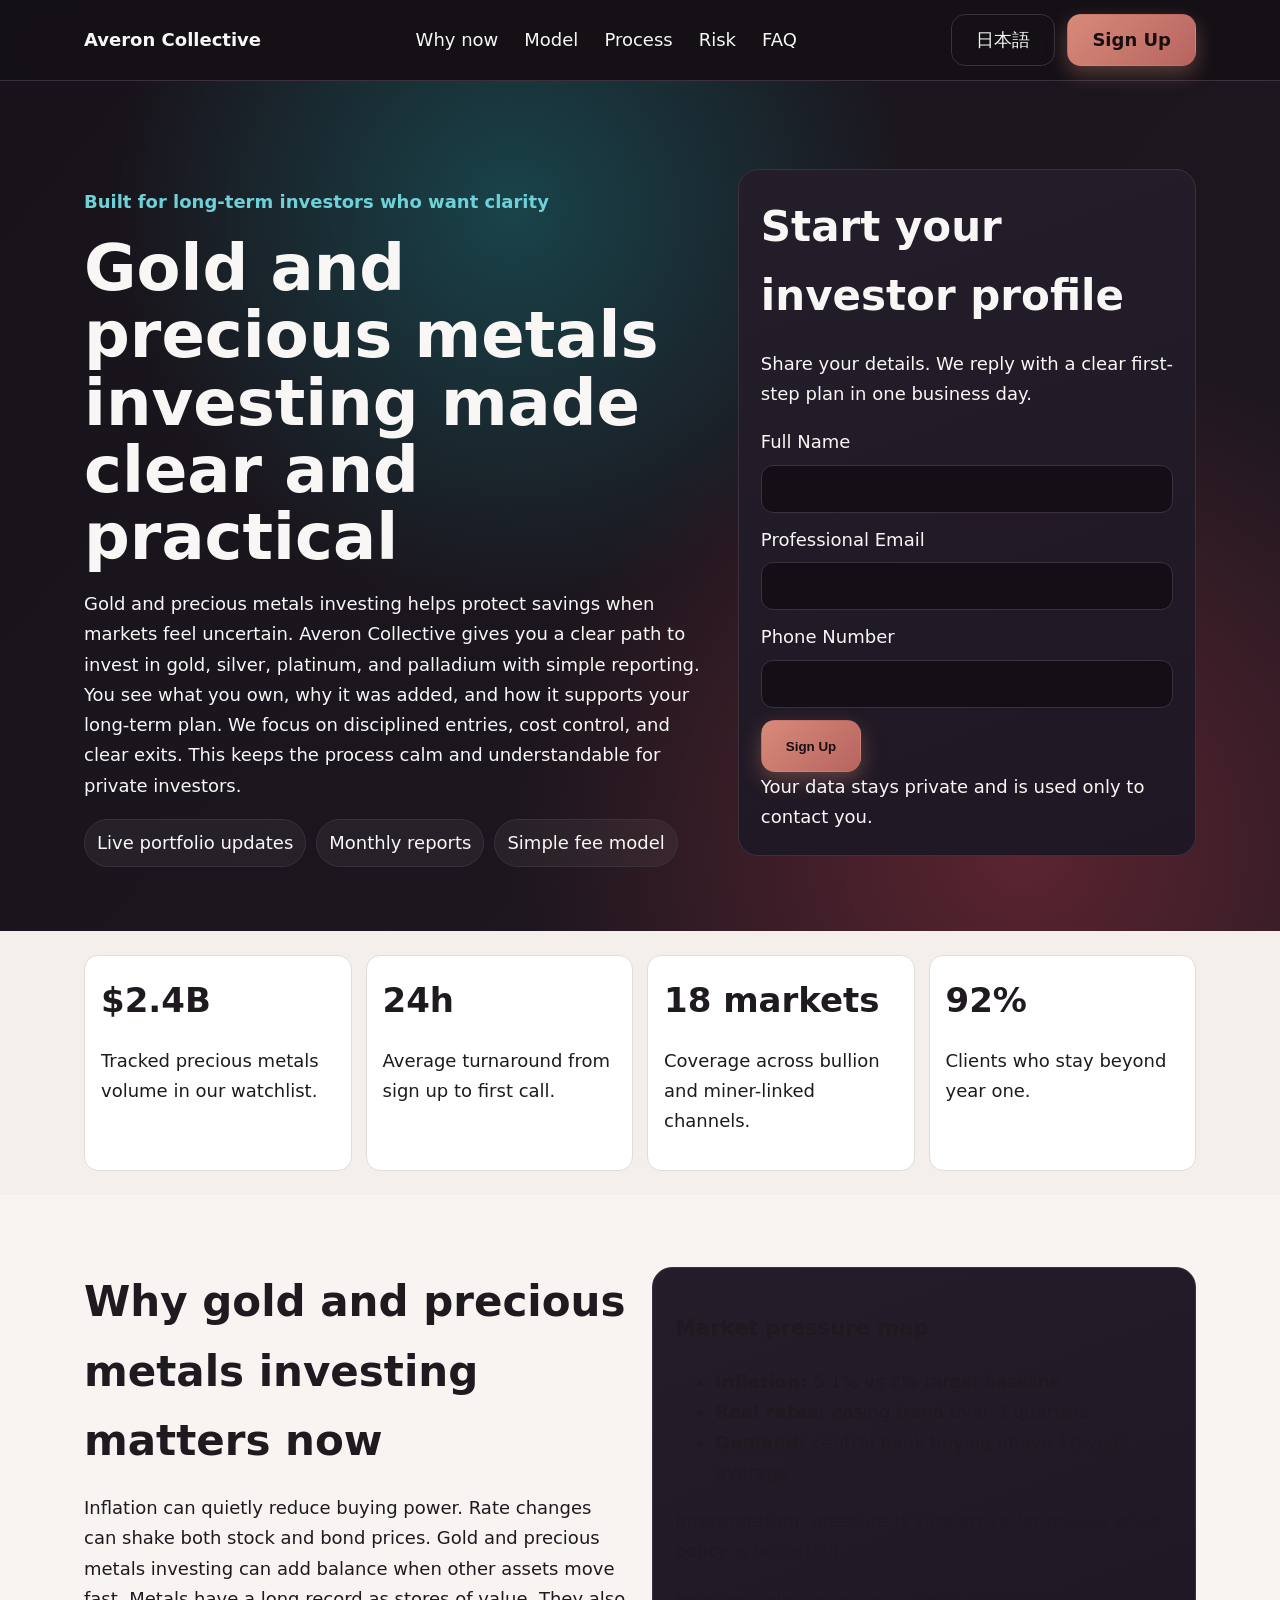
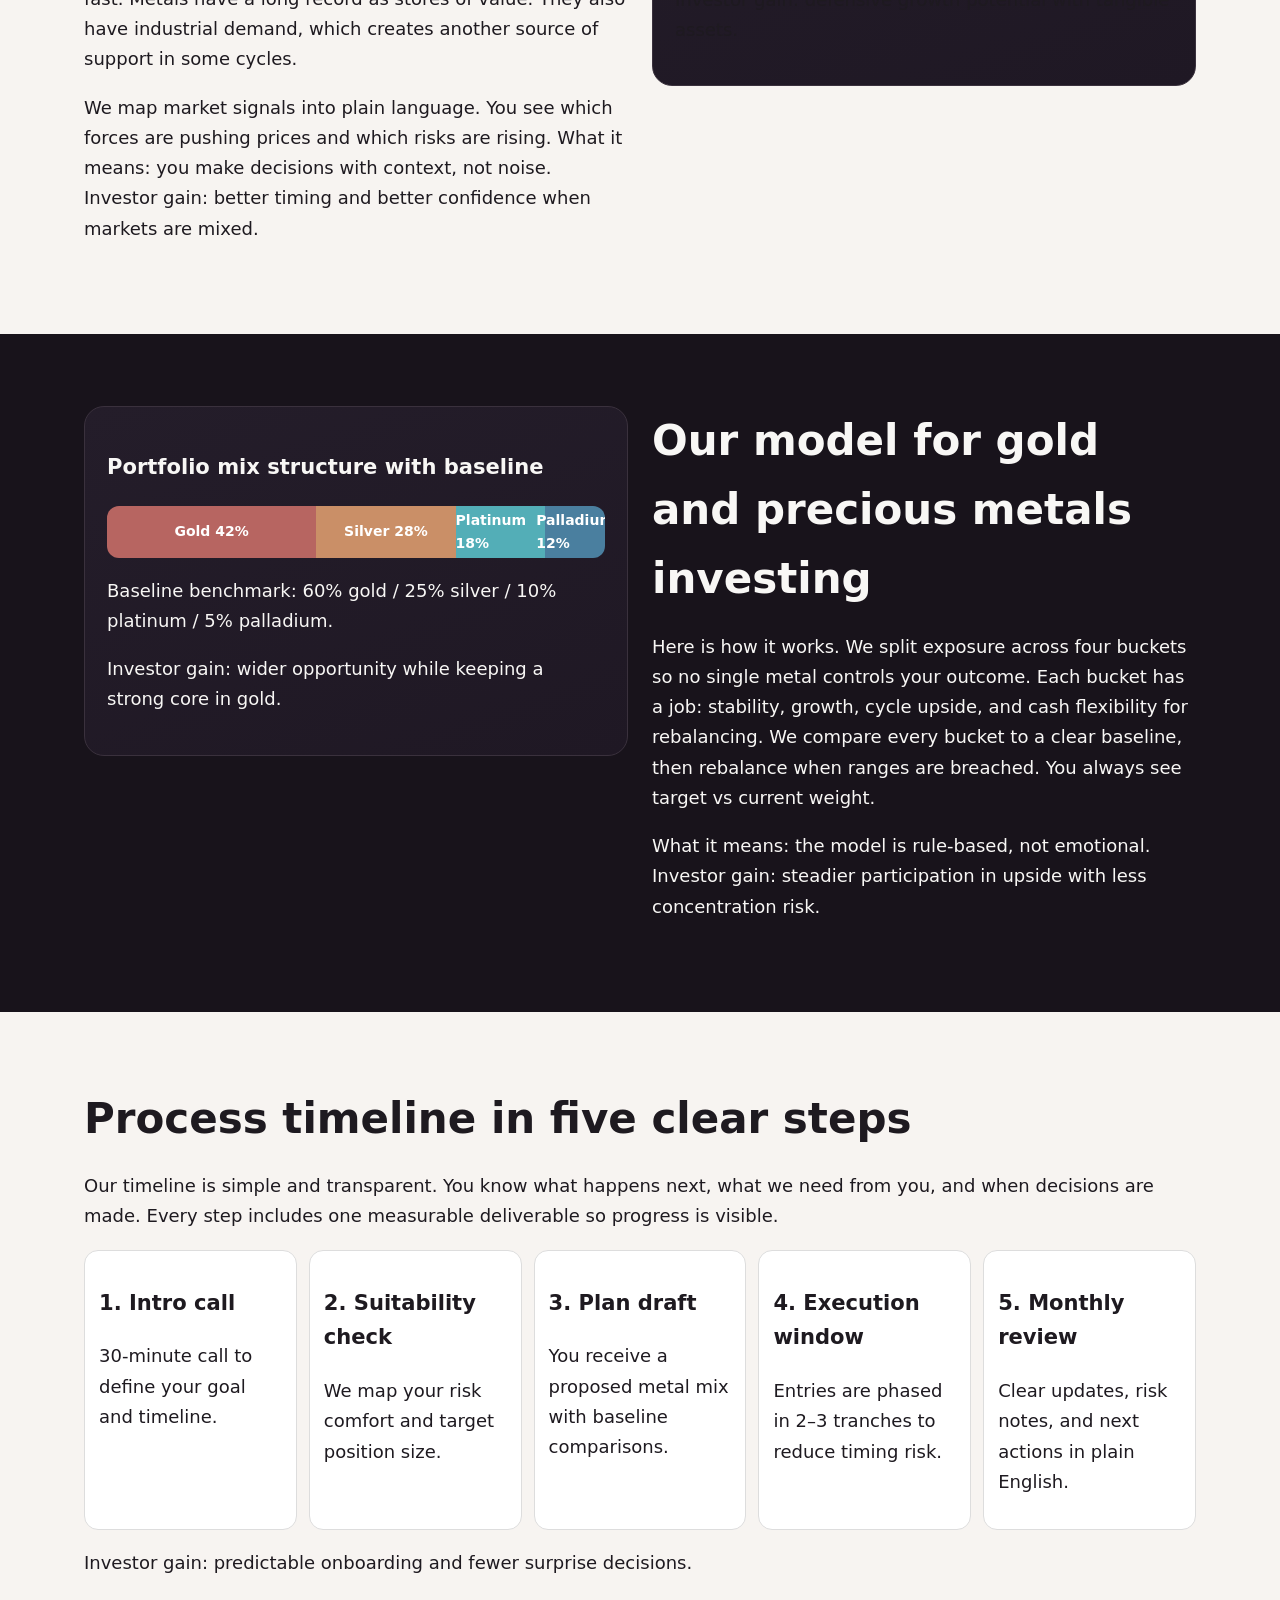
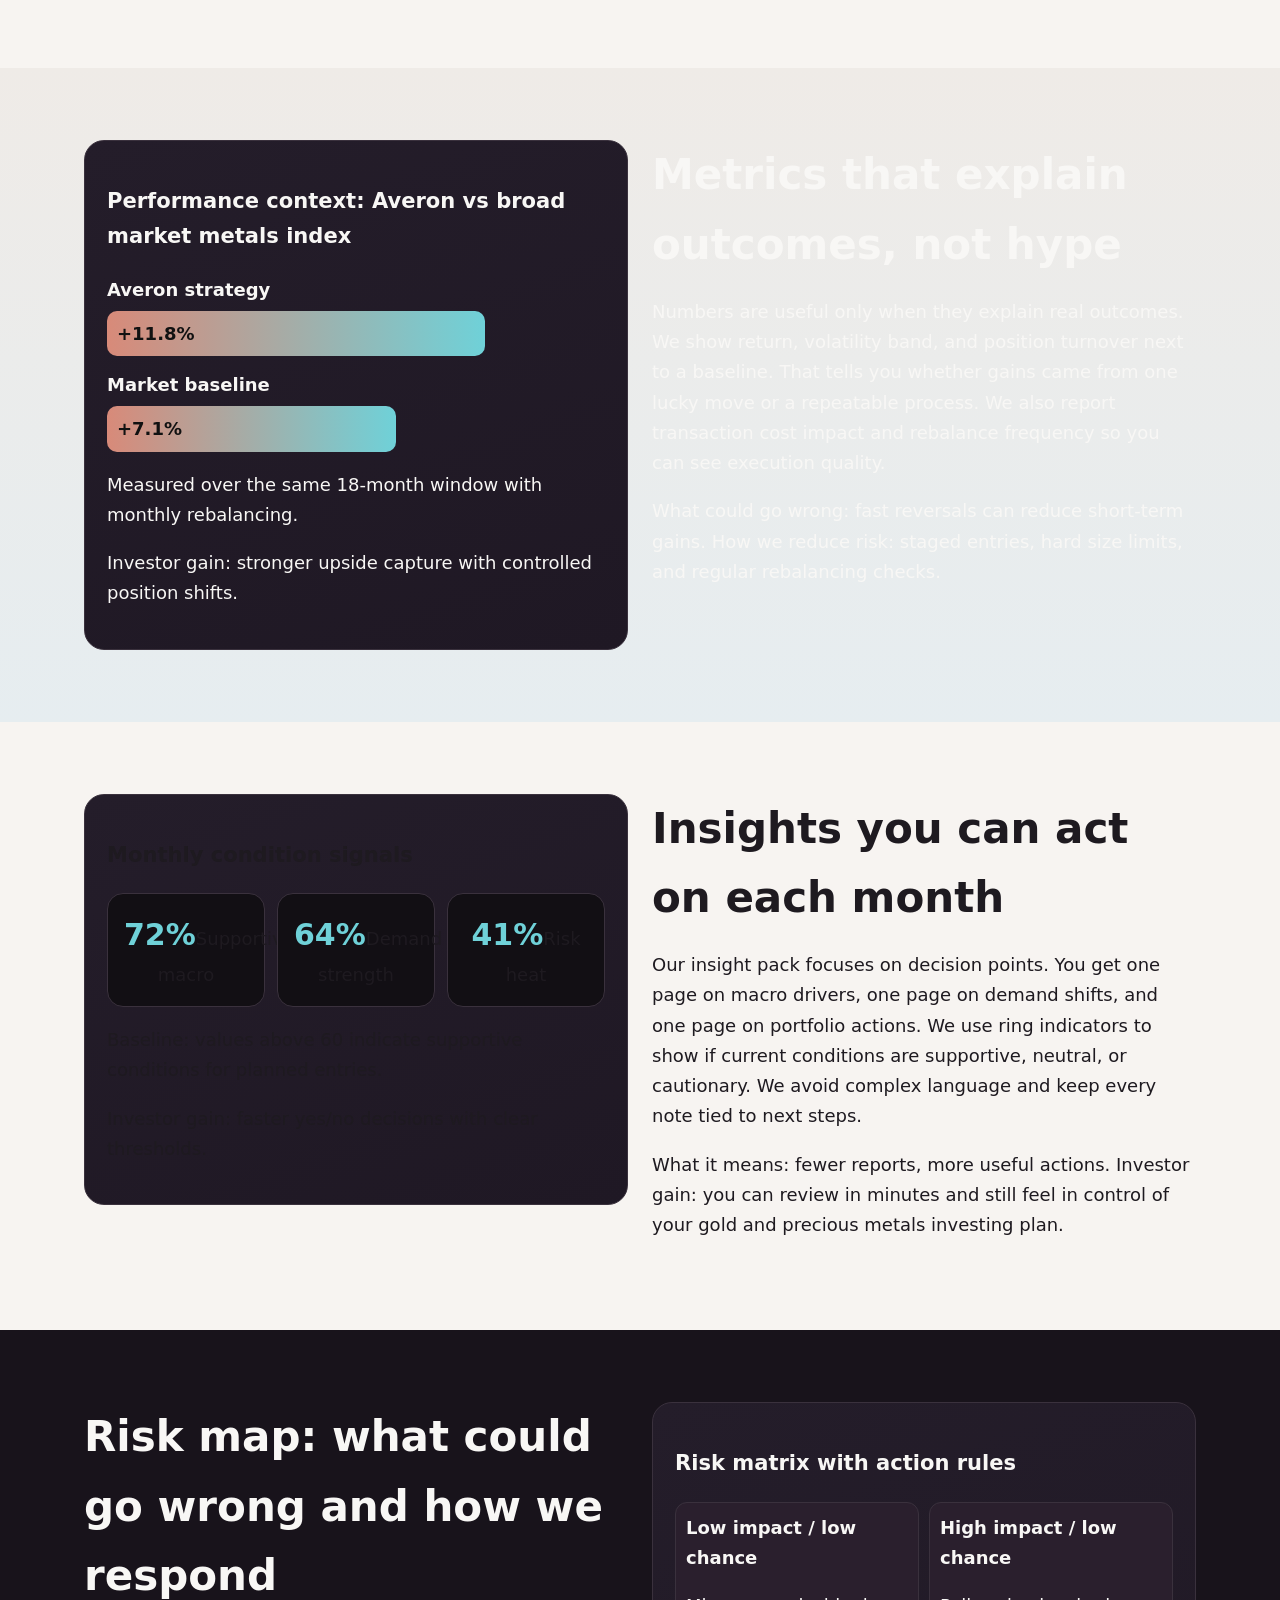
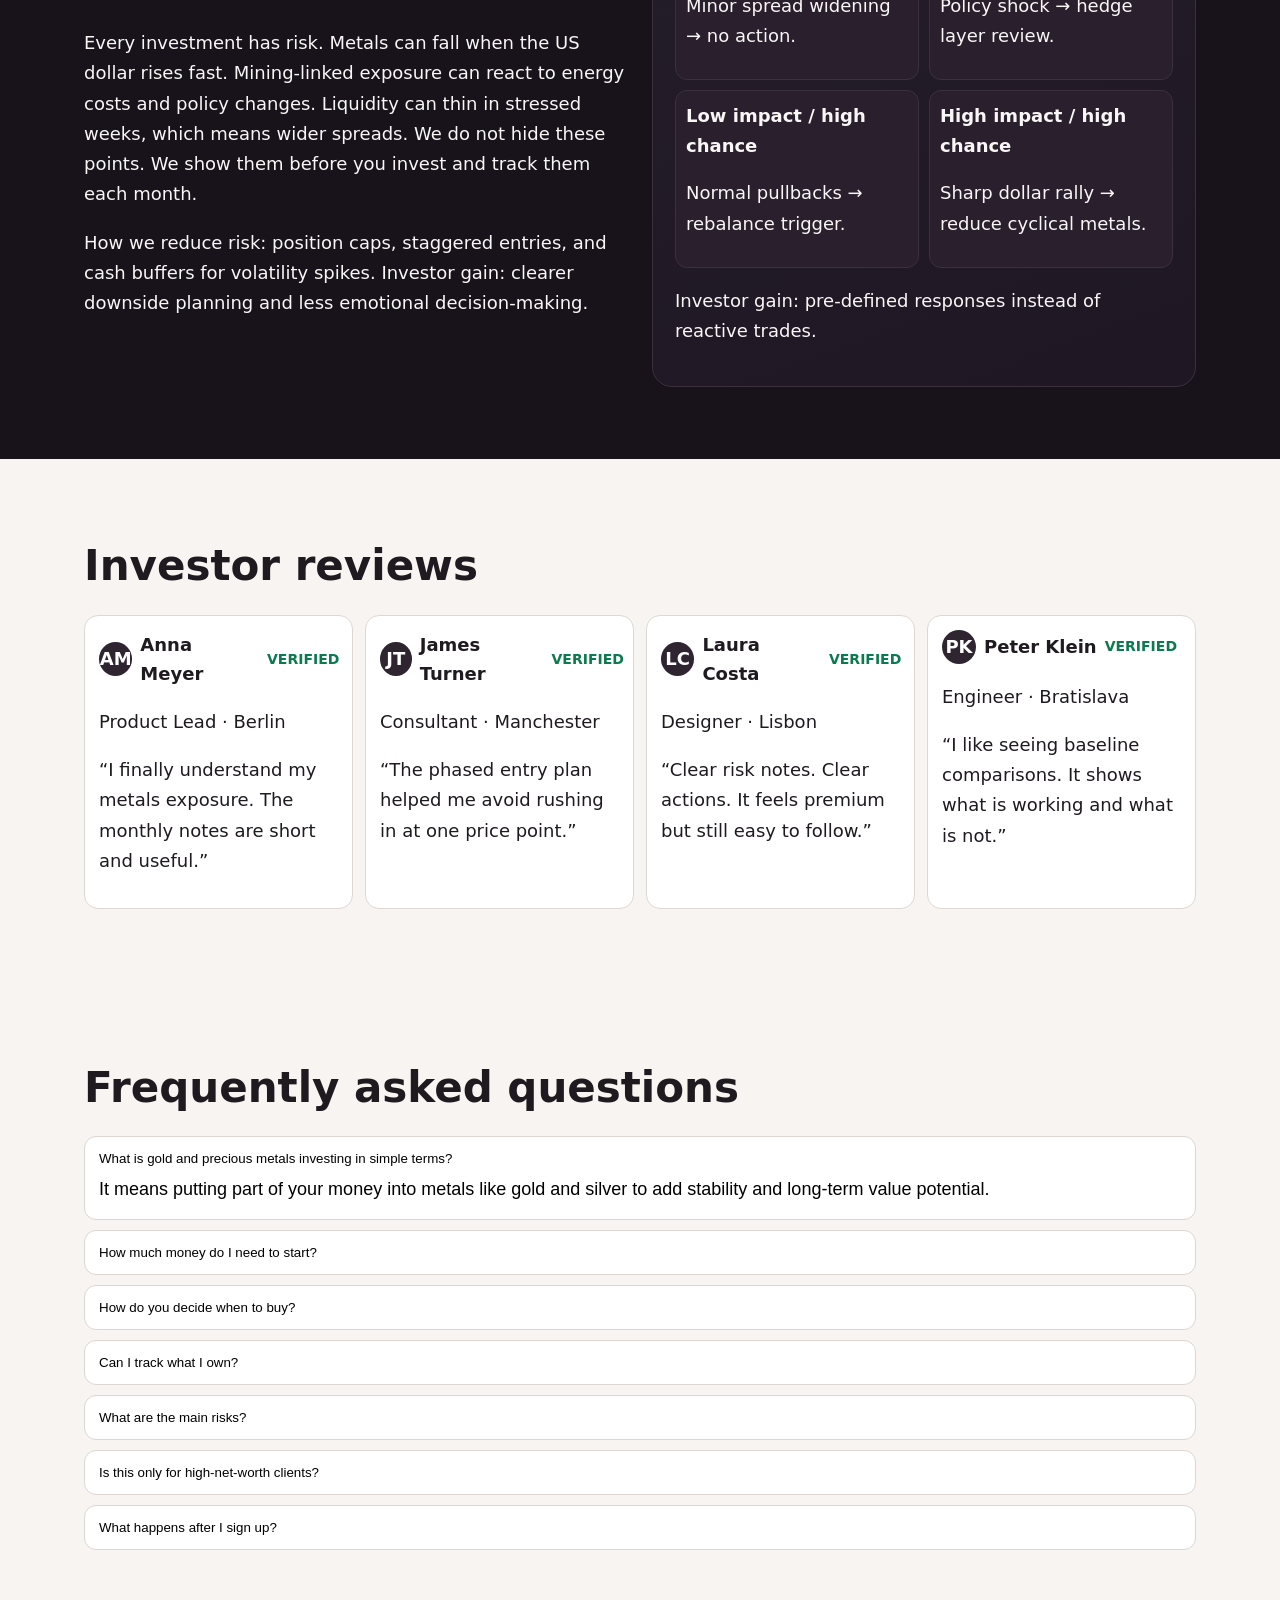
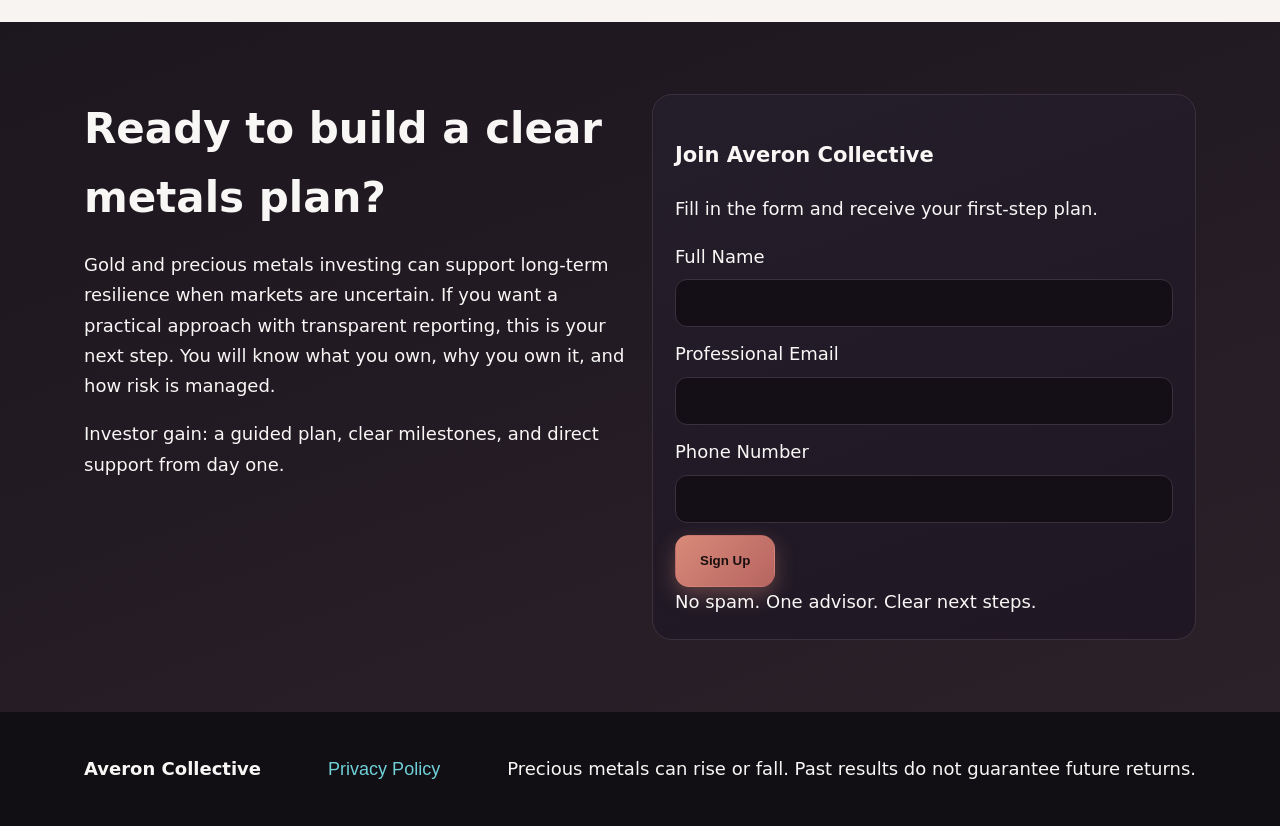
<file: jp/index.html>
<!doctype html>
<html lang="en">
<head>
  <meta charset="UTF-8">
  <meta name="viewport" content="width=device-width, initial-scale=1.0">
  <title>Averon Collective | Gold & Precious Metals Investing for Long-Term Investors (日本語)</title>
  <meta name="description" content="Learn how Averon Collective helps private investors access gold and precious metals investing with clear steps, risk controls, and transparent reporting.">
  <link rel="canonical" href="https://www.averoncollective.com/jp/index.html">
  <link rel="alternate" hreflang="en" href="https://www.averoncollective.com/index.html">
  <link rel="alternate" hreflang="de" href="https://www.averoncollective.com/de/index.html">
  <link rel="alternate" hreflang="fr" href="https://www.averoncollective.com/fr/index.html">
  <link rel="alternate" hreflang="es" href="https://www.averoncollective.com/es/index.html">
  <link rel="alternate" hreflang="it" href="https://www.averoncollective.com/it/index.html">
  <link rel="alternate" hreflang="tr" href="https://www.averoncollective.com/tr/index.html">
  <link rel="alternate" hreflang="pt" href="https://www.averoncollective.com/pt/index.html">
  <link rel="alternate" hreflang="ja" href="https://www.averoncollective.com/jp/index.html">
  <link rel="alternate" hreflang="sk" href="https://www.averoncollective.com/sk/index.html">
  <link rel="alternate" hreflang="nl-BE" href="https://www.averoncollective.com/be/index.html">
  <meta property="og:title" content="Averon Collective | Gold & Precious Metals Investing for Long-Term Investors (日本語)">
  <meta property="og:description" content="Learn how Averon Collective helps private investors access gold and precious metals investing with clear steps, risk controls, and transparent reporting.">
  <meta property="og:type" content="website">
  <meta property="og:url" content="https://www.averoncollective.com/jp/index.html">
  <meta property="og:image" content="https://www.averoncollective.com/assets/img/og-cover.jpg">
  <meta name="twitter:card" content="summary_large_image">
  <meta name="twitter:title" content="Averon Collective | Gold & Precious Metals Investing for Long-Term Investors (日本語)">
  <meta name="twitter:description" content="Learn how Averon Collective helps private investors access gold and precious metals investing with clear steps, risk controls, and transparent reporting.">
  <meta name="twitter:image" content="https://www.averoncollective.com/assets/img/og-cover.jpg">
  <link rel="stylesheet" href="../assets/style.css">
  <script defer src="../assets/app.js"></script>
</head>
<body>
<header class="site-header">
  <div class="container header-inner">
    <a class="brand" href="../index.html">Averon Collective</a>
    <nav class="main-nav" aria-label="Main navigation">
      <a href="#why">Why now</a><a href="#model">Model</a><a href="#process">Process</a><a href="#risk">Risk</a><a href="#faq">FAQ</a>
    </nav>
    <div class="header-right">
      <div class="lang-dropdown">
        <button class="lang-trigger" aria-expanded="false" aria-haspopup="true">日本語</button>
        <div class="lang-menu" role="menu"><a href="../index.html" data-lang="English"><span class="flag"><svg viewBox="0 0 60 40" aria-hidden="true"><rect width="60" height="40" fill="#012169"/><path d="M0 0l60 40M60 0L0 40" stroke="#fff" stroke-width="8"/><path d="M0 0l60 40M60 0L0 40" stroke="#C8102E" stroke-width="4"/><path d="M30 0v40M0 20h60" stroke="#fff" stroke-width="14"/><path d="M30 0v40M0 20h60" stroke="#C8102E" stroke-width="8"/></svg></span>English</a>
            <a href="../de/index.html" data-lang="Deutsch"><span class="flag"><svg viewBox="0 0 5 3" aria-hidden="true"><rect width="5" height="3" fill="#ffce00"/><rect width="5" height="2" fill="#dd0000"/><rect width="5" height="1" fill="#000"/></svg></span>Deutsch</a>
            <a href="../fr/index.html" data-lang="Français"><span class="flag"><svg viewBox="0 0 3 2" aria-hidden="true"><rect width="1" height="2" fill="#0055A4"/><rect x="1" width="1" height="2" fill="#fff"/><rect x="2" width="1" height="2" fill="#EF4135"/></svg></span>Français</a>
            <a href="../es/index.html" data-lang="Español"><span class="flag"><svg viewBox="0 0 6 4" aria-hidden="true"><rect width="6" height="4" fill="#AA151B"/><rect y="1" width="6" height="2" fill="#F1BF00"/></svg></span>Español</a>
            <a href="../it/index.html" data-lang="Italiano"><span class="flag"><svg viewBox="0 0 3 2" aria-hidden="true"><rect width="1" height="2" fill="#009246"/><rect x="1" width="1" height="2" fill="#fff"/><rect x="2" width="1" height="2" fill="#CE2B37"/></svg></span>Italiano</a>
            <a href="../tr/index.html" data-lang="Türkçe"><span class="flag"><svg viewBox="0 0 6 4" aria-hidden="true"><rect width="6" height="4" fill="#E30A17"/><circle cx="2.6" cy="2" r="1" fill="#fff"/><circle cx="2.9" cy="2" r="0.8" fill="#E30A17"/><polygon points="4.1,2 3.5,2.2 3.7,1.6 3.2,2 3.8,2.1" fill="#fff"/></svg></span>Türkçe</a>
            <a href="../pt/index.html" data-lang="Português"><span class="flag"><svg viewBox="0 0 6 4" aria-hidden="true"><rect width="2.5" height="4" fill="#006600"/><rect x="2.5" width="3.5" height="4" fill="#FF0000"/></svg></span>Português</a>
            <a href="../jp/index.html" data-lang="日本語"><span class="flag"><svg viewBox="0 0 6 4" aria-hidden="true"><rect width="6" height="4" fill="#fff"/><circle cx="3" cy="2" r="1" fill="#BC002D"/></svg></span>日本語</a>
            <a href="../sk/index.html" data-lang="Slovenčina"><span class="flag"><svg viewBox="0 0 6 4" aria-hidden="true"><rect width="6" height="4" fill="#EE1C25"/><rect width="6" height="2.67" fill="#0B4EA2"/><rect width="6" height="1.33" fill="#fff"/></svg></span>Slovenčina</a>
            <a href="../be/index.html" data-lang="Belgium"><span class="flag"><svg viewBox="0 0 3 2" aria-hidden="true"><rect width="1" height="2" fill="#000"/><rect x="1" width="1" height="2" fill="#FFD90C"/><rect x="2" width="1" height="2" fill="#EF3340"/></svg></span>Belgium</a>
        </div>
      </div>
      <a class="btn btn-primary" href="#lead-form">Sign Up</a>
      <button class="burger" aria-label="Open menu" aria-expanded="false">☰</button>
    </div>
  </div>
</header>

<div class="mobile-drawer" aria-hidden="true">
  <div class="drawer-panel" role="dialog" aria-modal="true" aria-label="Mobile menu">
    <button class="drawer-close" aria-label="Close menu">✕</button>
    <nav class="drawer-nav"><a href="#why">Why now</a><a href="#model">Model</a><a href="#process">Process</a><a href="#risk">Risk</a><a href="#faq">FAQ</a></nav>
    <div class="drawer-lang lang-dropdown"><button class="lang-trigger" aria-expanded="false" aria-haspopup="true">日本語</button><div class="lang-menu" role="menu"><a href="../index.html" data-lang="English"><span class="flag"><svg viewBox="0 0 60 40" aria-hidden="true"><rect width="60" height="40" fill="#012169"/><path d="M0 0l60 40M60 0L0 40" stroke="#fff" stroke-width="8"/><path d="M0 0l60 40M60 0L0 40" stroke="#C8102E" stroke-width="4"/><path d="M30 0v40M0 20h60" stroke="#fff" stroke-width="14"/><path d="M30 0v40M0 20h60" stroke="#C8102E" stroke-width="8"/></svg></span>English</a>
            <a href="../de/index.html" data-lang="Deutsch"><span class="flag"><svg viewBox="0 0 5 3" aria-hidden="true"><rect width="5" height="3" fill="#ffce00"/><rect width="5" height="2" fill="#dd0000"/><rect width="5" height="1" fill="#000"/></svg></span>Deutsch</a>
            <a href="../fr/index.html" data-lang="Français"><span class="flag"><svg viewBox="0 0 3 2" aria-hidden="true"><rect width="1" height="2" fill="#0055A4"/><rect x="1" width="1" height="2" fill="#fff"/><rect x="2" width="1" height="2" fill="#EF4135"/></svg></span>Français</a>
            <a href="../es/index.html" data-lang="Español"><span class="flag"><svg viewBox="0 0 6 4" aria-hidden="true"><rect width="6" height="4" fill="#AA151B"/><rect y="1" width="6" height="2" fill="#F1BF00"/></svg></span>Español</a>
            <a href="../it/index.html" data-lang="Italiano"><span class="flag"><svg viewBox="0 0 3 2" aria-hidden="true"><rect width="1" height="2" fill="#009246"/><rect x="1" width="1" height="2" fill="#fff"/><rect x="2" width="1" height="2" fill="#CE2B37"/></svg></span>Italiano</a>
            <a href="../tr/index.html" data-lang="Türkçe"><span class="flag"><svg viewBox="0 0 6 4" aria-hidden="true"><rect width="6" height="4" fill="#E30A17"/><circle cx="2.6" cy="2" r="1" fill="#fff"/><circle cx="2.9" cy="2" r="0.8" fill="#E30A17"/><polygon points="4.1,2 3.5,2.2 3.7,1.6 3.2,2 3.8,2.1" fill="#fff"/></svg></span>Türkçe</a>
            <a href="../pt/index.html" data-lang="Português"><span class="flag"><svg viewBox="0 0 6 4" aria-hidden="true"><rect width="2.5" height="4" fill="#006600"/><rect x="2.5" width="3.5" height="4" fill="#FF0000"/></svg></span>Português</a>
            <a href="../jp/index.html" data-lang="日本語"><span class="flag"><svg viewBox="0 0 6 4" aria-hidden="true"><rect width="6" height="4" fill="#fff"/><circle cx="3" cy="2" r="1" fill="#BC002D"/></svg></span>日本語</a>
            <a href="../sk/index.html" data-lang="Slovenčina"><span class="flag"><svg viewBox="0 0 6 4" aria-hidden="true"><rect width="6" height="4" fill="#EE1C25"/><rect width="6" height="2.67" fill="#0B4EA2"/><rect width="6" height="1.33" fill="#fff"/></svg></span>Slovenčina</a>
            <a href="../be/index.html" data-lang="Belgium"><span class="flag"><svg viewBox="0 0 3 2" aria-hidden="true"><rect width="1" height="2" fill="#000"/><rect x="1" width="1" height="2" fill="#FFD90C"/><rect x="2" width="1" height="2" fill="#EF3340"/></svg></span>Belgium</a>
        </div></div>
    <a class="btn btn-primary" href="#lead-form">Sign Up</a>
  </div>
</div>

<main>
<section class="hero mesh-bg">
  <div class="container split">
    <div>
      <p class="eyebrow">Built for long-term investors who want clarity</p>
      <h1>Gold and precious metals investing made clear and practical</h1>
      <p>Gold and precious metals investing helps protect savings when markets feel uncertain. Averon Collective gives you a clear path to invest in gold, silver, platinum, and palladium with simple reporting. You see what you own, why it was added, and how it supports your long-term plan. We focus on disciplined entries, cost control, and clear exits. This keeps the process calm and understandable for private investors.</p>
      <div class="hero-proof"><span>Live portfolio updates</span><span>Monthly reports</span><span>Simple fee model</span></div>
    </div>
    <div class="form-card" id="lead-form">
      <h2>Start your investor profile</h2>
      <p>Share your details. We reply with a clear first-step plan in one business day.</p>
      <form>
        <label>Full Name<input type="text" required></label>
        <label>Professional Email<input type="email" required></label>
        <label>Phone Number<input type="tel" required></label>
        <button class="btn btn-primary" type="submit">Sign Up</button>
      </form>
      <small>Your data stays private and is used only to contact you.</small>
    </div>
  </div>
</section>

<section class="kpi-strip"><div class="container kpi-grid"><article><h3>$2.4B</h3><p>Tracked precious metals volume in our watchlist.</p></article><article><h3>24h</h3><p>Average turnaround from sign up to first call.</p></article><article><h3>18 markets</h3><p>Coverage across bullion and miner-linked channels.</p></article><article><h3>92%</h3><p>Clients who stay beyond year one.</p></article></div></section>

<section id="why" class="section light"><div class="container two-col"><div><h2>Why gold and precious metals investing matters now</h2><p>Inflation can quietly reduce buying power. Rate changes can shake both stock and bond prices. Gold and precious metals investing can add balance when other assets move fast. Metals have a long record as stores of value. They also have industrial demand, which creates another source of support in some cycles.</p><p>We map market signals into plain language. You see which forces are pushing prices and which risks are rising. What it means: you make decisions with context, not noise. Investor gain: better timing and better confidence when markets are mixed.</p></div><div class="visual-card"><h3>Market pressure map</h3><ul><li><strong>Inflation:</strong> 5.1% vs 2% target baseline</li><li><strong>Real rates:</strong> easing trend over 3 quarters</li><li><strong>Demand:</strong> central bank buying above 10-year average</li></ul><p>Interpretation: pressure is supportive for metals while policy is uncertain.</p><p class="gain">Investor gain: defensive growth potential with tangible assets.</p></div></div></section>

<section id="model" class="section dark"><div class="container two-col reverse"><div><h2>Our model for gold and precious metals investing</h2><p>Here is how it works. We split exposure across four buckets so no single metal controls your outcome. Each bucket has a job: stability, growth, cycle upside, and cash flexibility for rebalancing. We compare every bucket to a clear baseline, then rebalance when ranges are breached. You always see target vs current weight.</p><p>What it means: the model is rule-based, not emotional. Investor gain: steadier participation in upside with less concentration risk.</p></div><div class="visual-card stacked"><h3>Portfolio mix structure with baseline</h3><div class="stack"><span style="width:42%">Gold 42%</span><span style="width:28%">Silver 28%</span><span style="width:18%">Platinum 18%</span><span style="width:12%">Palladium 12%</span></div><p>Baseline benchmark: 60% gold / 25% silver / 10% platinum / 5% palladium.</p><p class="gain">Investor gain: wider opportunity while keeping a strong core in gold.</p></div></div></section>

<section id="process" class="section light"><div class="container"><h2>Process timeline in five clear steps</h2><p>Our timeline is simple and transparent. You know what happens next, what we need from you, and when decisions are made. Every step includes one measurable deliverable so progress is visible.</p><div class="timeline"><article><h3>1. Intro call</h3><p>30-minute call to define your goal and timeline.</p></article><article><h3>2. Suitability check</h3><p>We map your risk comfort and target position size.</p></article><article><h3>3. Plan draft</h3><p>You receive a proposed metal mix with baseline comparisons.</p></article><article><h3>4. Execution window</h3><p>Entries are phased in 2–3 tranches to reduce timing risk.</p></article><article><h3>5. Monthly review</h3><p>Clear updates, risk notes, and next actions in plain English.</p></article></div><p class="gain">Investor gain: predictable onboarding and fewer surprise decisions.</p></div></section>

<section class="section split-tone"><div class="container two-col"><div class="visual-card"><h3>Performance context: Averon vs broad market metals index</h3><div class="compare-bars"><div><label>Averon strategy</label><span style="width:76%">+11.8%</span></div><div><label>Market baseline</label><span style="width:58%">+7.1%</span></div></div><p>Measured over the same 18-month window with monthly rebalancing.</p><p class="gain">Investor gain: stronger upside capture with controlled position shifts.</p></div><div><h2>Metrics that explain outcomes, not hype</h2><p>Numbers are useful only when they explain real outcomes. We show return, volatility band, and position turnover next to a baseline. That tells you whether gains came from one lucky move or a repeatable process. We also report transaction cost impact and rebalance frequency so you can see execution quality.</p><p>What could go wrong: fast reversals can reduce short-term gains. How we reduce risk: staged entries, hard size limits, and regular rebalancing checks.</p></div></div></section>

<section class="section light"><div class="container two-col reverse"><div><h2>Insights you can act on each month</h2><p>Our insight pack focuses on decision points. You get one page on macro drivers, one page on demand shifts, and one page on portfolio actions. We use ring indicators to show if current conditions are supportive, neutral, or cautionary. We avoid complex language and keep every note tied to next steps.</p><p>What it means: fewer reports, more useful actions. Investor gain: you can review in minutes and still feel in control of your gold and precious metals investing plan.</p></div><div class="visual-card rings"><h3>Monthly condition signals</h3><div class="ring-grid"><div class="ring" data-val="72"><span>72%</span><small>Supportive macro</small></div><div class="ring" data-val="64"><span>64%</span><small>Demand strength</small></div><div class="ring" data-val="41"><span>41%</span><small>Risk heat</small></div></div><p>Baseline: values above 60 indicate supportive conditions for planned entries.</p><p class="gain">Investor gain: faster yes/no decisions with clear thresholds.</p></div></div></section>

<section id="risk" class="section dark"><div class="container two-col"><div><h2>Risk map: what could go wrong and how we respond</h2><p>Every investment has risk. Metals can fall when the US dollar rises fast. Mining-linked exposure can react to energy costs and policy changes. Liquidity can thin in stressed weeks, which means wider spreads. We do not hide these points. We show them before you invest and track them each month.</p><p>How we reduce risk: position caps, staggered entries, and cash buffers for volatility spikes. Investor gain: clearer downside planning and less emotional decision-making.</p></div><div class="visual-card risk-matrix"><h3>Risk matrix with action rules</h3><div class="matrix"><div><strong>Low impact / low chance</strong><p>Minor spread widening → no action.</p></div><div><strong>High impact / low chance</strong><p>Policy shock → hedge layer review.</p></div><div><strong>Low impact / high chance</strong><p>Normal pullbacks → rebalance trigger.</p></div><div><strong>High impact / high chance</strong><p>Sharp dollar rally → reduce cyclical metals.</p></div></div><p class="gain">Investor gain: pre-defined responses instead of reactive trades.</p></div></div></section>

<section class="section light"><div class="container"><h2>Investor reviews</h2><div class="reviews"><article><div class="rev-head"><span class="avatar">AM</span><strong>Anna Meyer</strong><em>VERIFIED</em></div><p class="role">Product Lead · Berlin</p><p>“I finally understand my metals exposure. The monthly notes are short and useful.”</p></article><article><div class="rev-head"><span class="avatar">JT</span><strong>James Turner</strong><em>VERIFIED</em></div><p class="role">Consultant · Manchester</p><p>“The phased entry plan helped me avoid rushing in at one price point.”</p></article><article><div class="rev-head"><span class="avatar">LC</span><strong>Laura Costa</strong><em>VERIFIED</em></div><p class="role">Designer · Lisbon</p><p>“Clear risk notes. Clear actions. It feels premium but still easy to follow.”</p></article><article><div class="rev-head"><span class="avatar">PK</span><strong>Peter Klein</strong><em>VERIFIED</em></div><p class="role">Engineer · Bratislava</p><p>“I like seeing baseline comparisons. It shows what is working and what is not.”</p></article></div></div></section>

<section id="faq" class="section light faq"><div class="container"><h2>Frequently asked questions</h2><div class="faq-list">
<button class="faq-item" aria-expanded="true"><span>What is gold and precious metals investing in simple terms?</span><p>It means putting part of your money into metals like gold and silver to add stability and long-term value potential.</p></button>
<button class="faq-item" aria-expanded="false"><span>How much money do I need to start?</span><p>Most clients start with a staged plan. We set position size based on your goals and comfort level, then scale over time.</p></button>
<button class="faq-item" aria-expanded="false"><span>How do you decide when to buy?</span><p>We use rule-based entry windows tied to macro signals, demand trends, and valuation bands, not short-term headlines.</p></button>
<button class="faq-item" aria-expanded="false"><span>Can I track what I own?</span><p>Yes. You receive clear monthly statements with holdings, baseline comparison, and action notes in plain English.</p></button>
<button class="faq-item" aria-expanded="false"><span>What are the main risks?</span><p>Price swings, policy shocks, and spread changes. We reduce risk through diversification, staggered entries, and limits.</p></button>
<button class="faq-item" aria-expanded="false"><span>Is this only for high-net-worth clients?</span><p>No. This service is built for private investors who want clarity and disciplined long-term exposure.</p></button>
<button class="faq-item" aria-expanded="false"><span>What happens after I sign up?</span><p>You get a call invitation, a simple profile review, and a first-step plan with clear timelines and no pressure.</p></button>
</div></div></section>

<section class="section final-cta"><div class="container two-col"><div><h2>Ready to build a clear metals plan?</h2><p>Gold and precious metals investing can support long-term resilience when markets are uncertain. If you want a practical approach with transparent reporting, this is your next step. You will know what you own, why you own it, and how risk is managed.</p><p class="gain">Investor gain: a guided plan, clear milestones, and direct support from day one.</p></div><div class="form-card"><h3>Join Averon Collective</h3><p>Fill in the form and receive your first-step plan.</p><form><label>Full Name<input type="text" required></label><label>Professional Email<input type="email" required></label><label>Phone Number<input type="tel" required></label><button class="btn btn-primary" type="submit">Sign Up</button></form><small>No spam. One advisor. Clear next steps.</small></div></div></section>
</main>

<footer class="site-footer"><div class="container footer-inner"><strong>Averon Collective</strong><button class="privacy-link" type="button">Privacy Policy</button><p>Precious metals can rise or fall. Past results do not guarantee future returns.</p></div></footer>

<div class="privacy-modal" aria-hidden="true"><div class="privacy-dialog" role="dialog" aria-modal="true" aria-label="Privacy Policy"><button class="privacy-x" aria-label="Close privacy modal">✕</button><h2>Privacy Policy</h2><h3>Introduction</h3><p>We respect your privacy and explain clearly how data is used.</p><h3>Data collection</h3><p>We collect your name, email, and phone number from forms you submit.</p><h3>Legal basis</h3><p>We process data to answer your request and provide service information you asked for.</p><h3>Cookies</h3><p>We use essential and analytics cookies to improve site performance.</p><h3>Retention</h3><p>Lead data is kept only as long as needed for communication and legal duties.</p><h3>Third-party sharing</h3><p>We share data only with trusted service providers required to run this website.</p><h3>Security</h3><p>We use access controls, encryption in transit, and regular security reviews.</p><h3>User rights</h3><p>You can request access, correction, deletion, or data export at any time.</p><h3>International transfers</h3><p>If data crosses borders, we use contractual safeguards and secure vendors.</p><h3>Industry risk disclosure</h3><p>Investment-related communication is informational and does not remove market risk.</p><h3>Contact</h3><p>Email privacy@averoncollective.com for any privacy request.</p><div class="privacy-footer"><button class="btn btn-ghost" type="button">Close</button></div></div></div>

<script type="application/ld+json">{"@context":"https://schema.org","@graph":[{"@type":"Organization","name":"Averon Collective","url":"https://www.averoncollective.com","logo":"https://www.averoncollective.com/assets/img/logo.png"},{"@type":"WebSite","name":"Averon Collective","url":"https://www.averoncollective.com"},{"@type":"FAQPage","mainEntity":[{"@type":"Question","name":"What is gold and precious metals investing in simple terms?","acceptedAnswer":{"@type":"Answer","text":"It means putting part of your money into metals like gold and silver to add stability and long-term value potential."}},{"@type":"Question","name":"How much money do I need to start?","acceptedAnswer":{"@type":"Answer","text":"Most clients start with a staged plan that scales over time."}}]},{"@type":"Review","itemReviewed":{"@type":"Service","name":"Averon Collective investor onboarding"},"author":{"@type":"Person","name":"Anna Meyer"},"reviewBody":"I finally understand my metals exposure. The monthly notes are short and useful.","reviewRating":{"@type":"Rating","ratingValue":"5","bestRating":"5"}}]}</script>
</body>
</html>
</file>
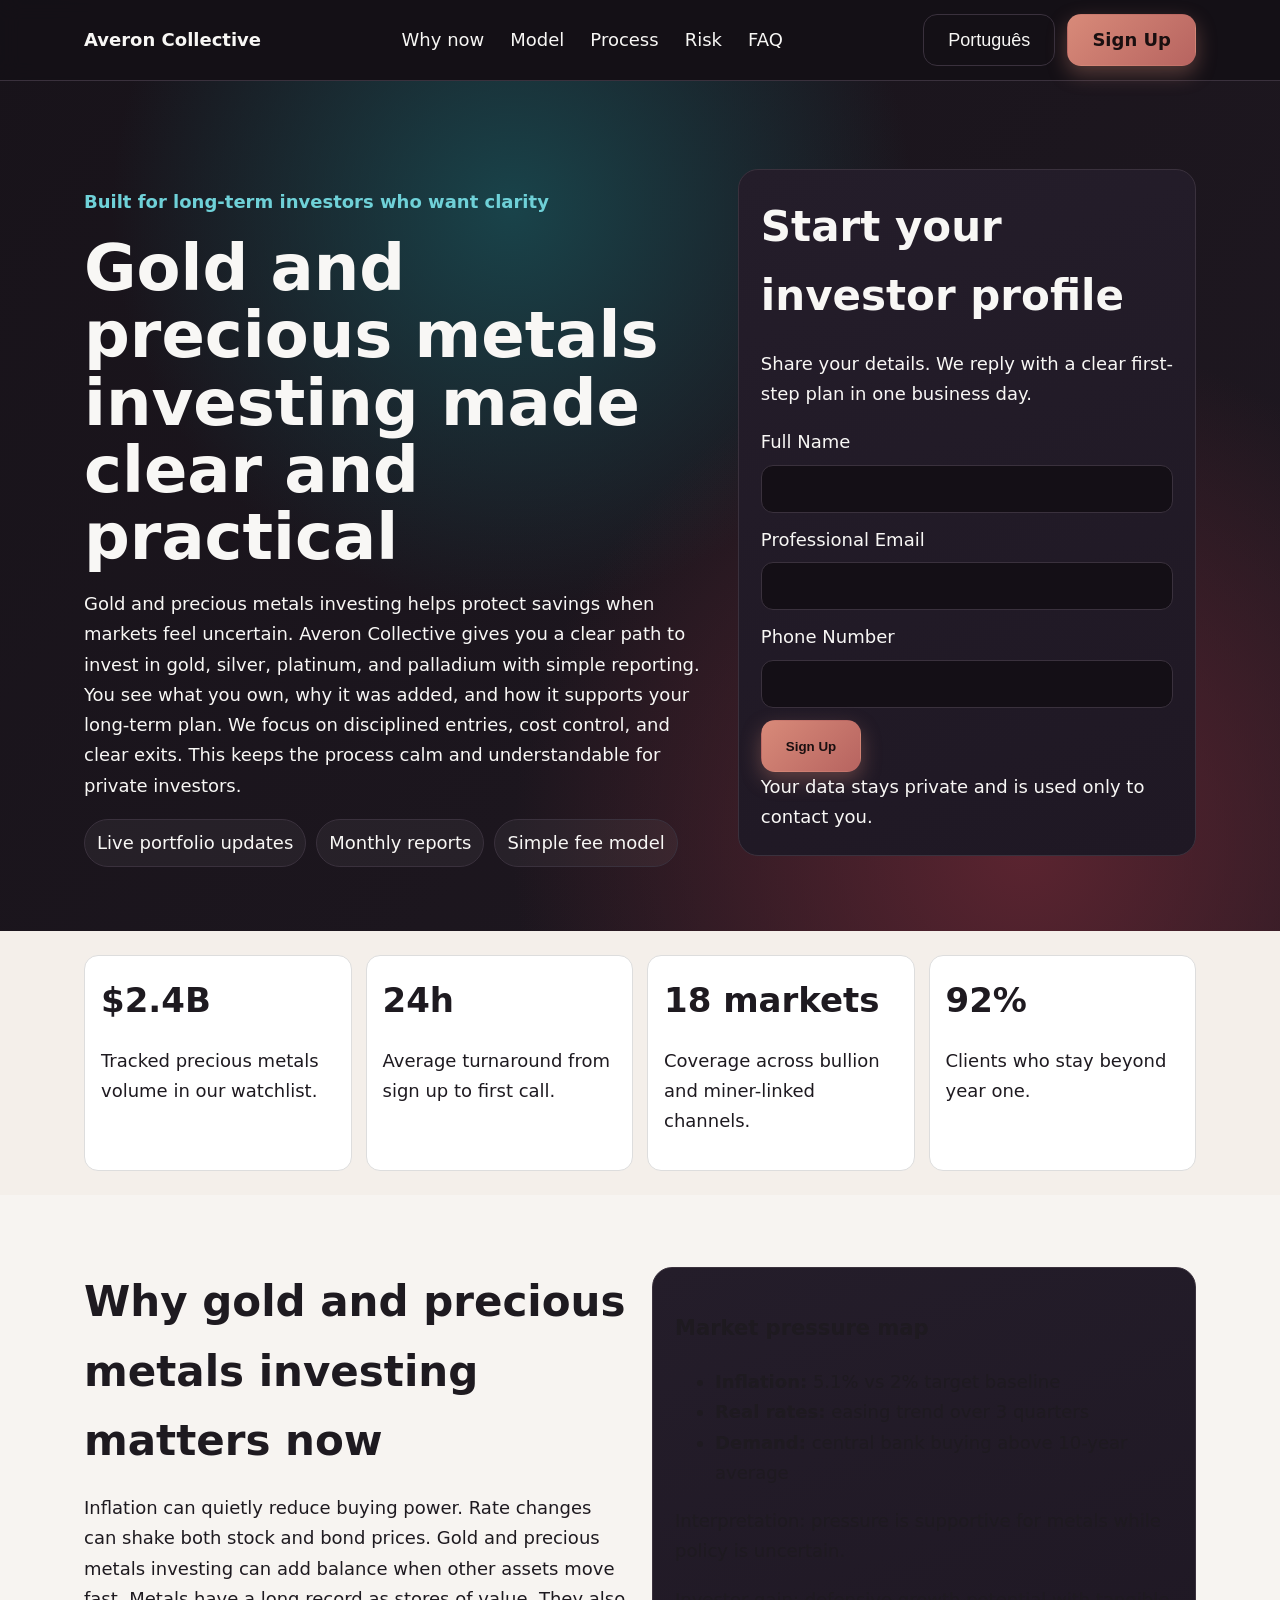
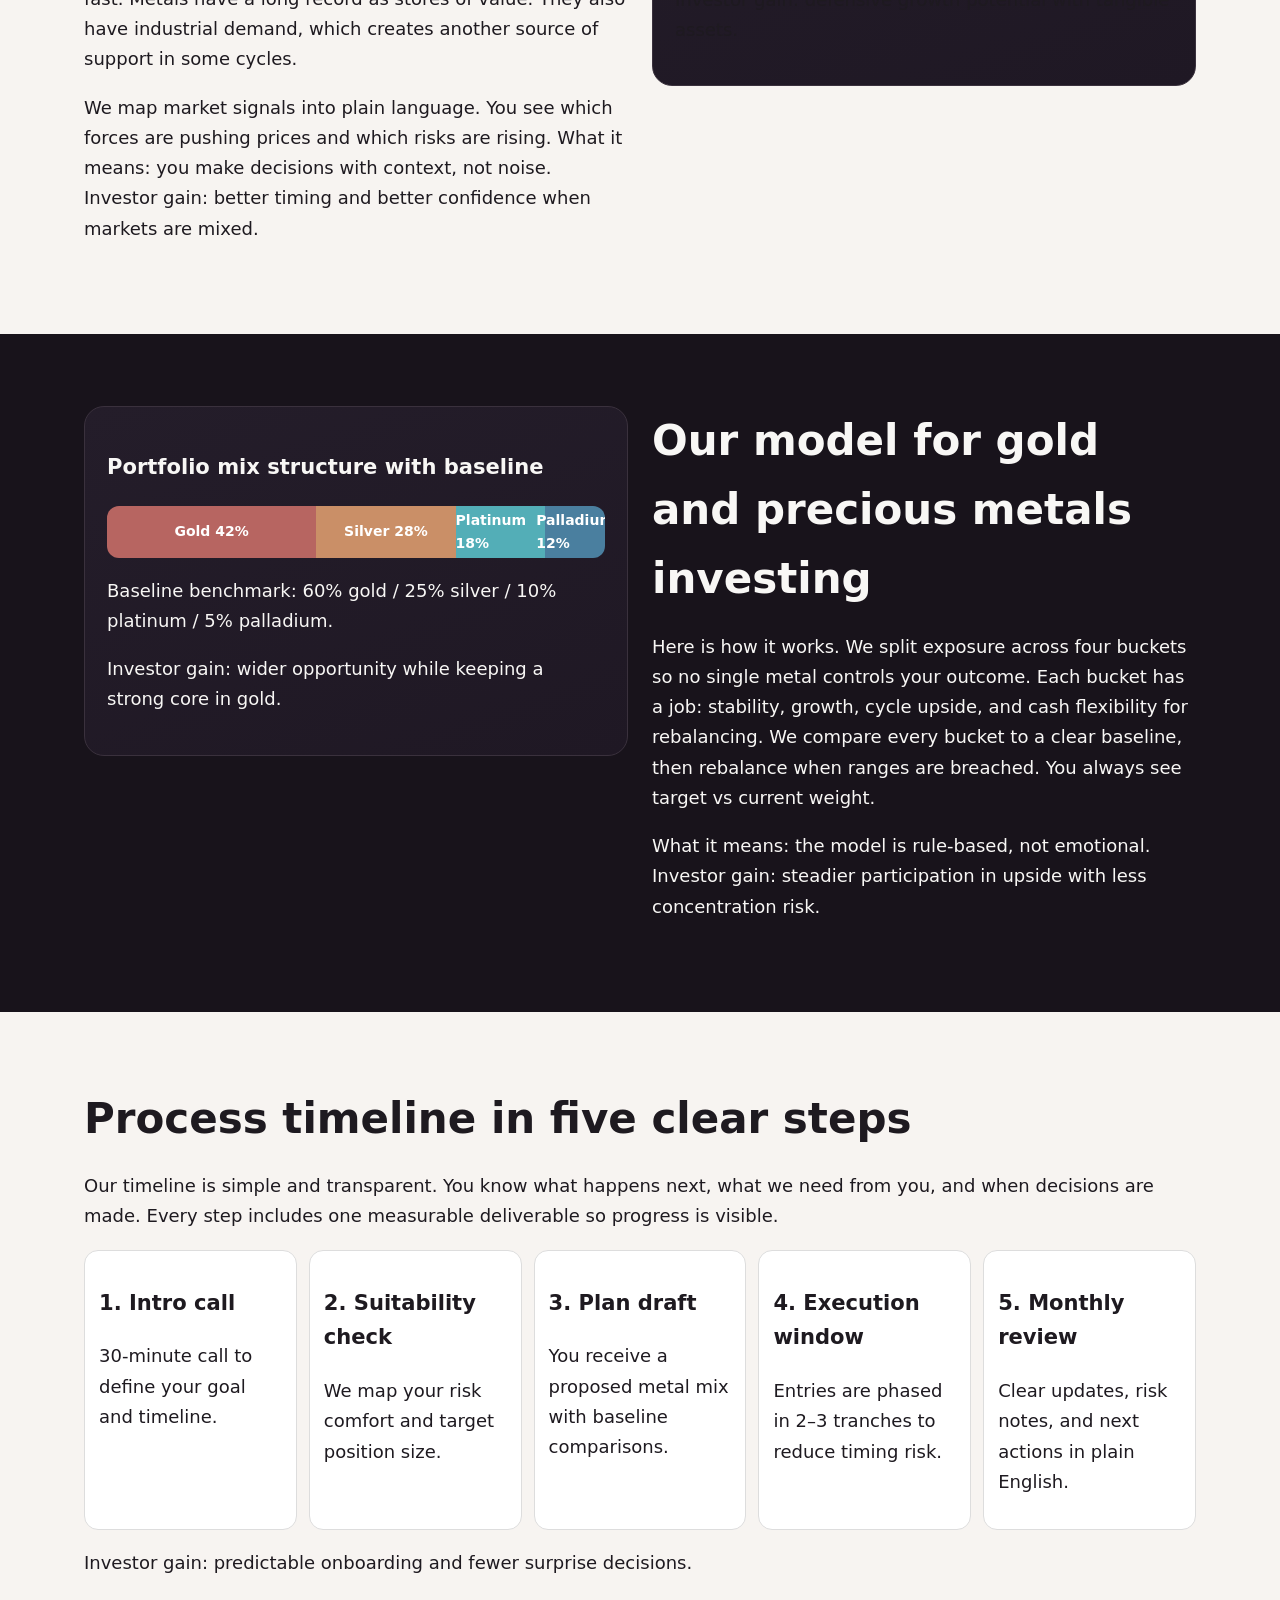
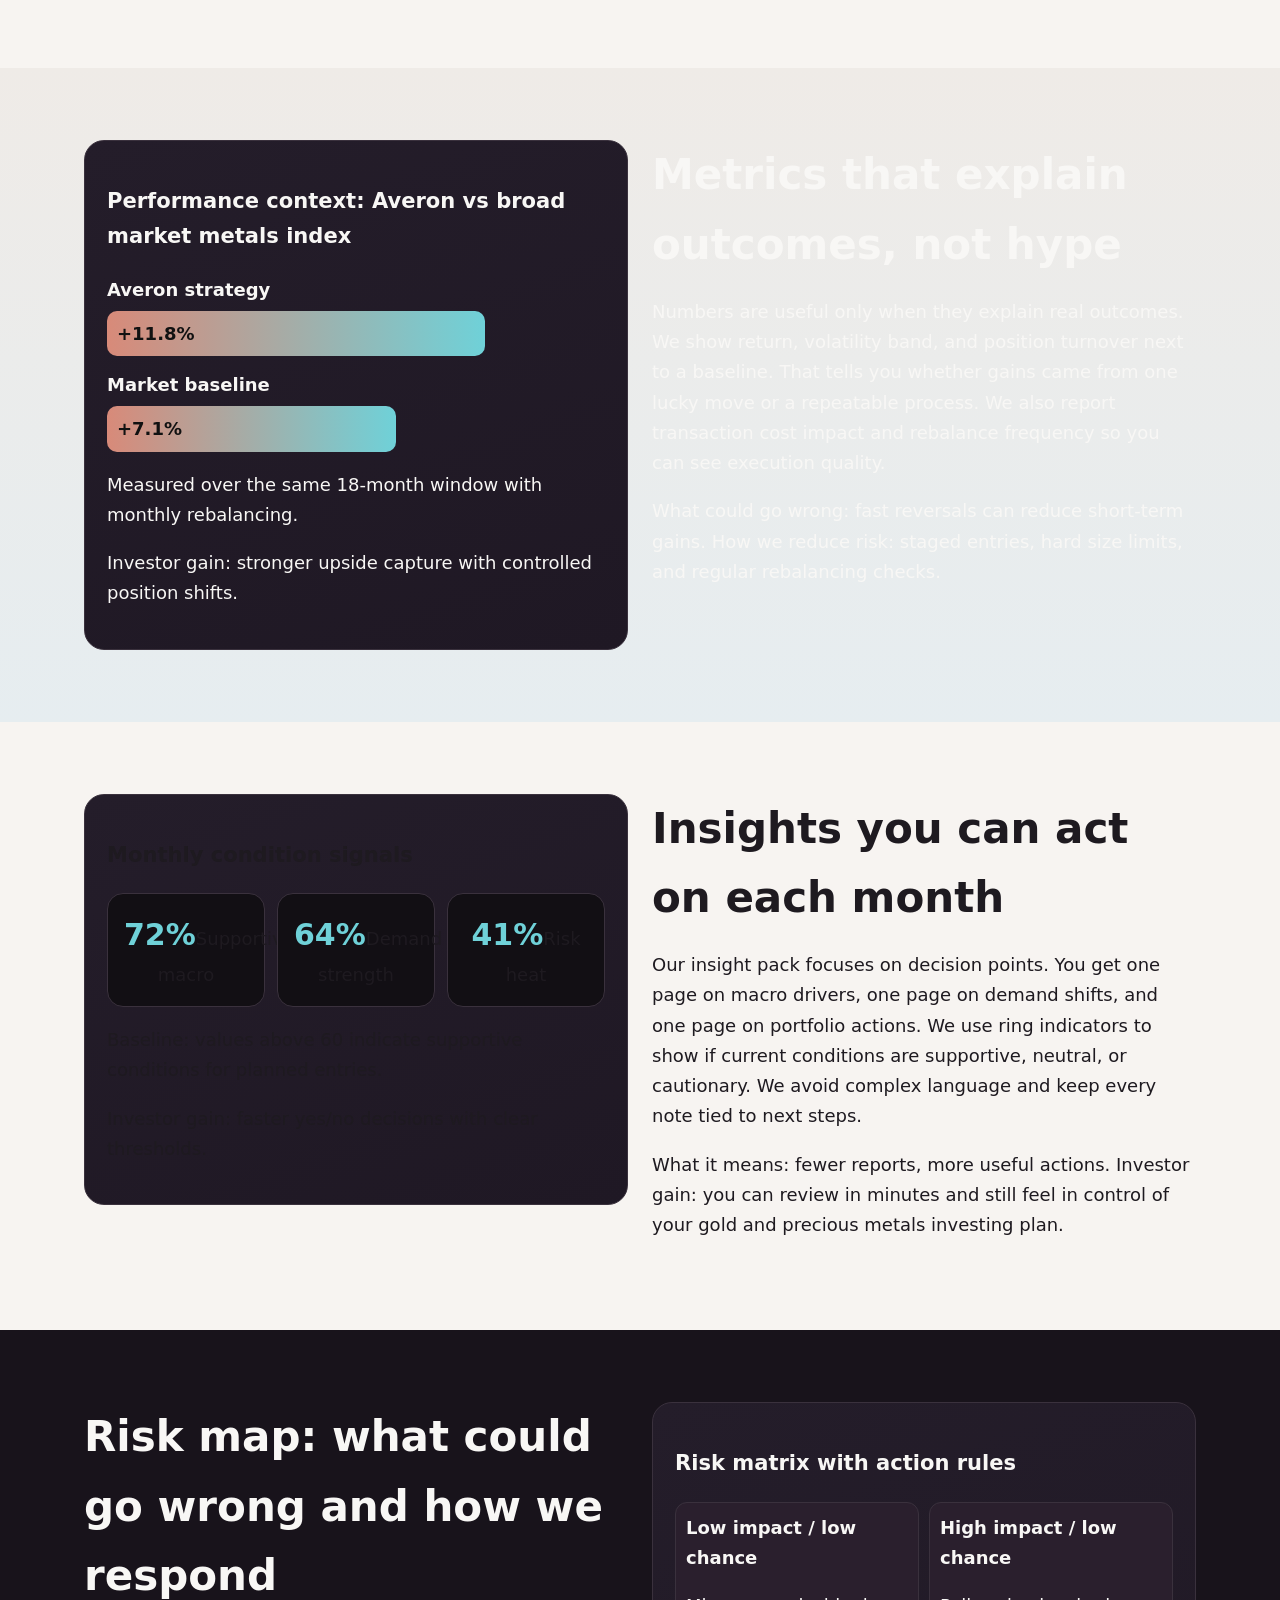
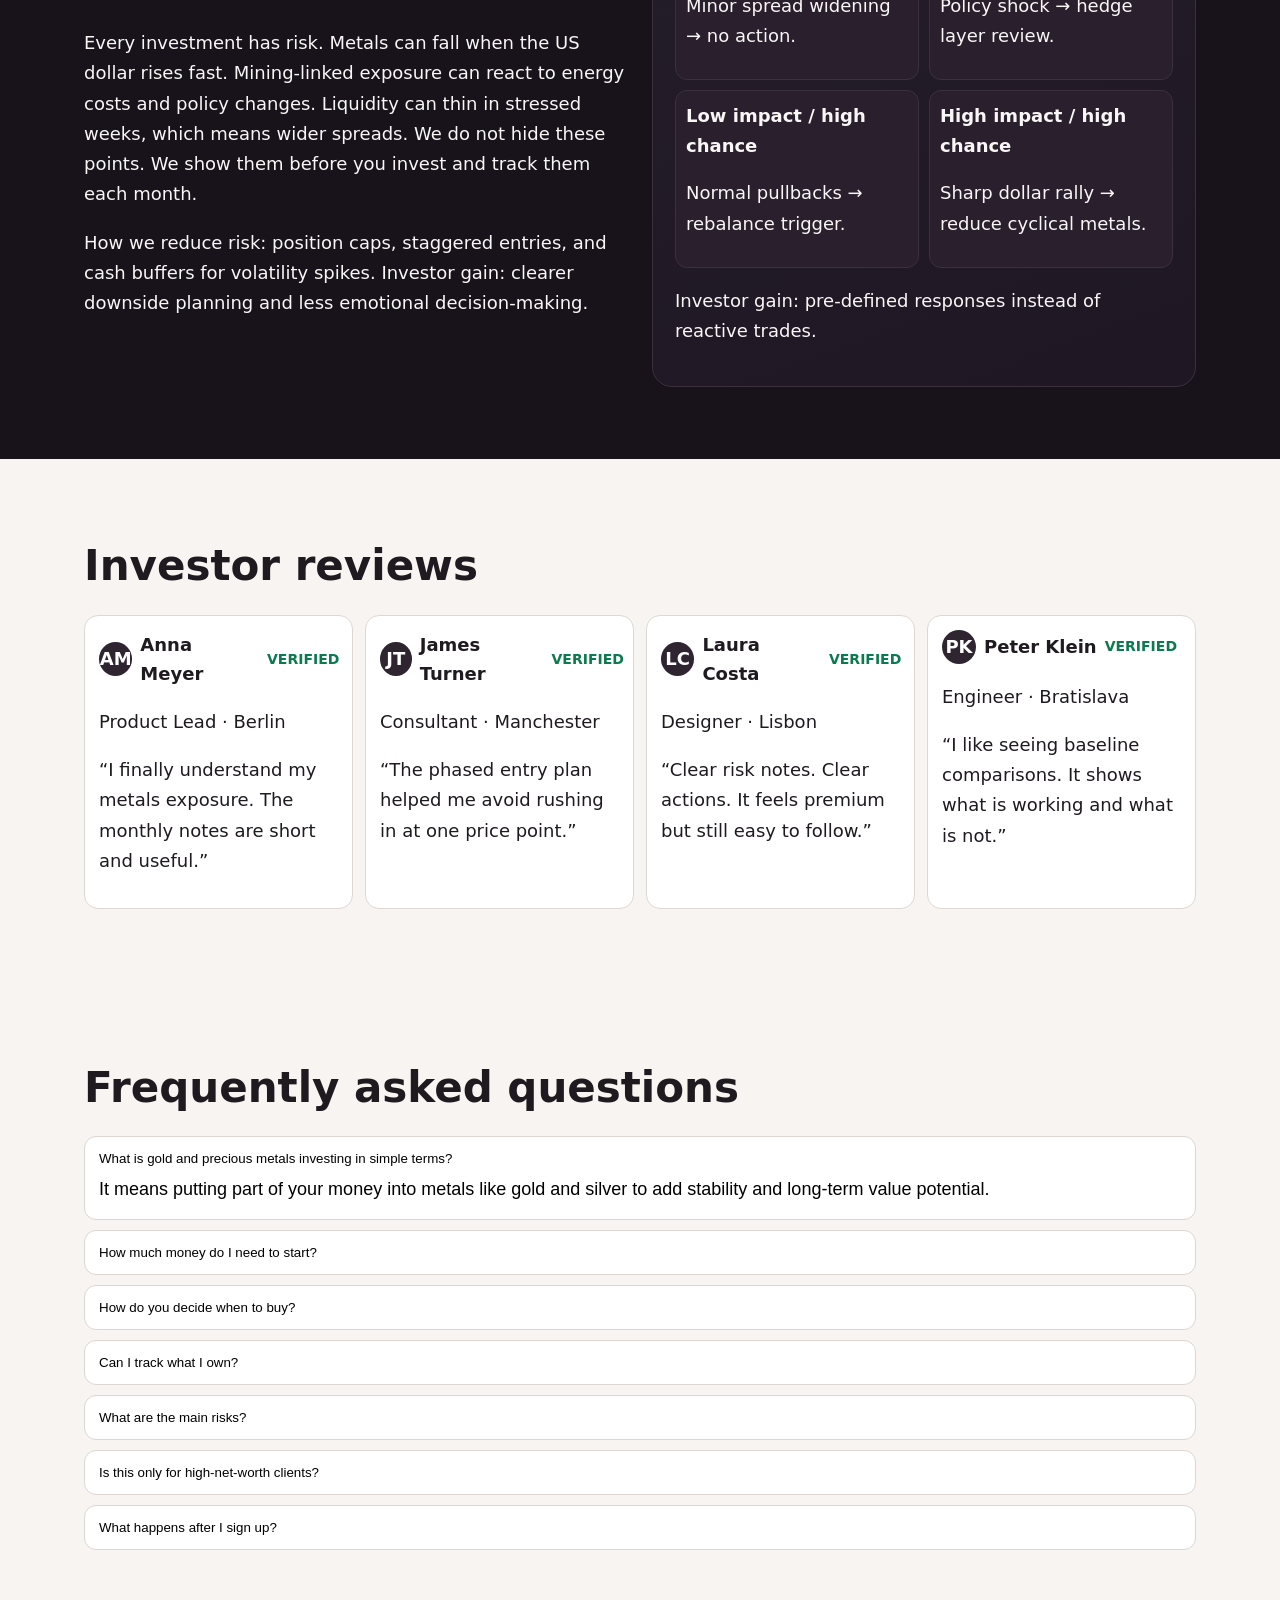
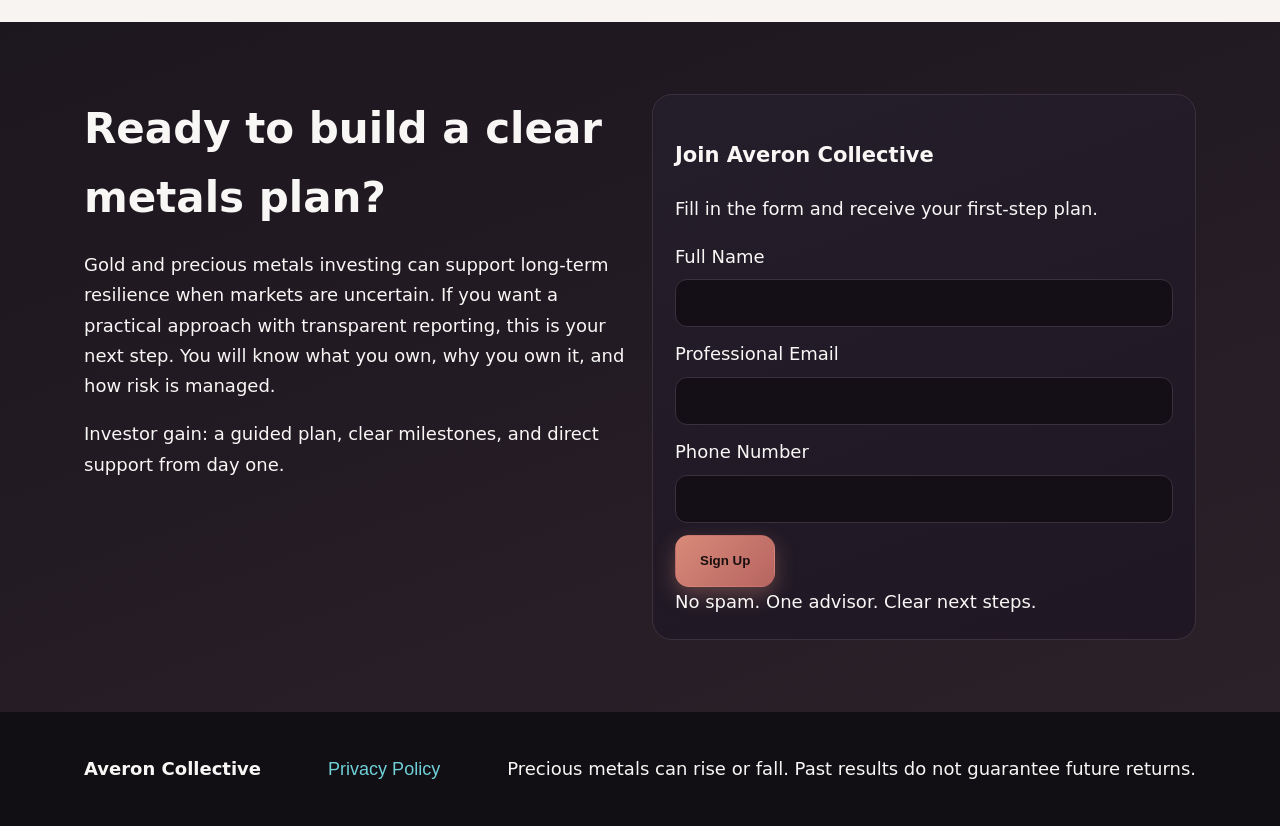
<file: pt/index.html>
<!doctype html>
<html lang="en">
<head>
  <meta charset="UTF-8">
  <meta name="viewport" content="width=device-width, initial-scale=1.0">
  <title>Averon Collective | Gold & Precious Metals Investing for Long-Term Investors (Português)</title>
  <meta name="description" content="Learn how Averon Collective helps private investors access gold and precious metals investing with clear steps, risk controls, and transparent reporting.">
  <link rel="canonical" href="https://www.averoncollective.com/pt/index.html">
  <link rel="alternate" hreflang="en" href="https://www.averoncollective.com/index.html">
  <link rel="alternate" hreflang="de" href="https://www.averoncollective.com/de/index.html">
  <link rel="alternate" hreflang="fr" href="https://www.averoncollective.com/fr/index.html">
  <link rel="alternate" hreflang="es" href="https://www.averoncollective.com/es/index.html">
  <link rel="alternate" hreflang="it" href="https://www.averoncollective.com/it/index.html">
  <link rel="alternate" hreflang="tr" href="https://www.averoncollective.com/tr/index.html">
  <link rel="alternate" hreflang="pt" href="https://www.averoncollective.com/pt/index.html">
  <link rel="alternate" hreflang="ja" href="https://www.averoncollective.com/jp/index.html">
  <link rel="alternate" hreflang="sk" href="https://www.averoncollective.com/sk/index.html">
  <link rel="alternate" hreflang="nl-BE" href="https://www.averoncollective.com/be/index.html">
  <meta property="og:title" content="Averon Collective | Gold & Precious Metals Investing for Long-Term Investors (Português)">
  <meta property="og:description" content="Learn how Averon Collective helps private investors access gold and precious metals investing with clear steps, risk controls, and transparent reporting.">
  <meta property="og:type" content="website">
  <meta property="og:url" content="https://www.averoncollective.com/pt/index.html">
  <meta property="og:image" content="https://www.averoncollective.com/assets/img/og-cover.jpg">
  <meta name="twitter:card" content="summary_large_image">
  <meta name="twitter:title" content="Averon Collective | Gold & Precious Metals Investing for Long-Term Investors (Português)">
  <meta name="twitter:description" content="Learn how Averon Collective helps private investors access gold and precious metals investing with clear steps, risk controls, and transparent reporting.">
  <meta name="twitter:image" content="https://www.averoncollective.com/assets/img/og-cover.jpg">
  <link rel="stylesheet" href="../assets/style.css">
  <script defer src="../assets/app.js"></script>
</head>
<body>
<header class="site-header">
  <div class="container header-inner">
    <a class="brand" href="../index.html">Averon Collective</a>
    <nav class="main-nav" aria-label="Main navigation">
      <a href="#why">Why now</a><a href="#model">Model</a><a href="#process">Process</a><a href="#risk">Risk</a><a href="#faq">FAQ</a>
    </nav>
    <div class="header-right">
      <div class="lang-dropdown">
        <button class="lang-trigger" aria-expanded="false" aria-haspopup="true">Português</button>
        <div class="lang-menu" role="menu"><a href="../index.html" data-lang="English"><span class="flag"><svg viewBox="0 0 60 40" aria-hidden="true"><rect width="60" height="40" fill="#012169"/><path d="M0 0l60 40M60 0L0 40" stroke="#fff" stroke-width="8"/><path d="M0 0l60 40M60 0L0 40" stroke="#C8102E" stroke-width="4"/><path d="M30 0v40M0 20h60" stroke="#fff" stroke-width="14"/><path d="M30 0v40M0 20h60" stroke="#C8102E" stroke-width="8"/></svg></span>English</a>
            <a href="../de/index.html" data-lang="Deutsch"><span class="flag"><svg viewBox="0 0 5 3" aria-hidden="true"><rect width="5" height="3" fill="#ffce00"/><rect width="5" height="2" fill="#dd0000"/><rect width="5" height="1" fill="#000"/></svg></span>Deutsch</a>
            <a href="../fr/index.html" data-lang="Français"><span class="flag"><svg viewBox="0 0 3 2" aria-hidden="true"><rect width="1" height="2" fill="#0055A4"/><rect x="1" width="1" height="2" fill="#fff"/><rect x="2" width="1" height="2" fill="#EF4135"/></svg></span>Français</a>
            <a href="../es/index.html" data-lang="Español"><span class="flag"><svg viewBox="0 0 6 4" aria-hidden="true"><rect width="6" height="4" fill="#AA151B"/><rect y="1" width="6" height="2" fill="#F1BF00"/></svg></span>Español</a>
            <a href="../it/index.html" data-lang="Italiano"><span class="flag"><svg viewBox="0 0 3 2" aria-hidden="true"><rect width="1" height="2" fill="#009246"/><rect x="1" width="1" height="2" fill="#fff"/><rect x="2" width="1" height="2" fill="#CE2B37"/></svg></span>Italiano</a>
            <a href="../tr/index.html" data-lang="Türkçe"><span class="flag"><svg viewBox="0 0 6 4" aria-hidden="true"><rect width="6" height="4" fill="#E30A17"/><circle cx="2.6" cy="2" r="1" fill="#fff"/><circle cx="2.9" cy="2" r="0.8" fill="#E30A17"/><polygon points="4.1,2 3.5,2.2 3.7,1.6 3.2,2 3.8,2.1" fill="#fff"/></svg></span>Türkçe</a>
            <a href="../pt/index.html" data-lang="Português"><span class="flag"><svg viewBox="0 0 6 4" aria-hidden="true"><rect width="2.5" height="4" fill="#006600"/><rect x="2.5" width="3.5" height="4" fill="#FF0000"/></svg></span>Português</a>
            <a href="../jp/index.html" data-lang="日本語"><span class="flag"><svg viewBox="0 0 6 4" aria-hidden="true"><rect width="6" height="4" fill="#fff"/><circle cx="3" cy="2" r="1" fill="#BC002D"/></svg></span>日本語</a>
            <a href="../sk/index.html" data-lang="Slovenčina"><span class="flag"><svg viewBox="0 0 6 4" aria-hidden="true"><rect width="6" height="4" fill="#EE1C25"/><rect width="6" height="2.67" fill="#0B4EA2"/><rect width="6" height="1.33" fill="#fff"/></svg></span>Slovenčina</a>
            <a href="../be/index.html" data-lang="Belgium"><span class="flag"><svg viewBox="0 0 3 2" aria-hidden="true"><rect width="1" height="2" fill="#000"/><rect x="1" width="1" height="2" fill="#FFD90C"/><rect x="2" width="1" height="2" fill="#EF3340"/></svg></span>Belgium</a>
        </div>
      </div>
      <a class="btn btn-primary" href="#lead-form">Sign Up</a>
      <button class="burger" aria-label="Open menu" aria-expanded="false">☰</button>
    </div>
  </div>
</header>

<div class="mobile-drawer" aria-hidden="true">
  <div class="drawer-panel" role="dialog" aria-modal="true" aria-label="Mobile menu">
    <button class="drawer-close" aria-label="Close menu">✕</button>
    <nav class="drawer-nav"><a href="#why">Why now</a><a href="#model">Model</a><a href="#process">Process</a><a href="#risk">Risk</a><a href="#faq">FAQ</a></nav>
    <div class="drawer-lang lang-dropdown"><button class="lang-trigger" aria-expanded="false" aria-haspopup="true">Português</button><div class="lang-menu" role="menu"><a href="../index.html" data-lang="English"><span class="flag"><svg viewBox="0 0 60 40" aria-hidden="true"><rect width="60" height="40" fill="#012169"/><path d="M0 0l60 40M60 0L0 40" stroke="#fff" stroke-width="8"/><path d="M0 0l60 40M60 0L0 40" stroke="#C8102E" stroke-width="4"/><path d="M30 0v40M0 20h60" stroke="#fff" stroke-width="14"/><path d="M30 0v40M0 20h60" stroke="#C8102E" stroke-width="8"/></svg></span>English</a>
            <a href="../de/index.html" data-lang="Deutsch"><span class="flag"><svg viewBox="0 0 5 3" aria-hidden="true"><rect width="5" height="3" fill="#ffce00"/><rect width="5" height="2" fill="#dd0000"/><rect width="5" height="1" fill="#000"/></svg></span>Deutsch</a>
            <a href="../fr/index.html" data-lang="Français"><span class="flag"><svg viewBox="0 0 3 2" aria-hidden="true"><rect width="1" height="2" fill="#0055A4"/><rect x="1" width="1" height="2" fill="#fff"/><rect x="2" width="1" height="2" fill="#EF4135"/></svg></span>Français</a>
            <a href="../es/index.html" data-lang="Español"><span class="flag"><svg viewBox="0 0 6 4" aria-hidden="true"><rect width="6" height="4" fill="#AA151B"/><rect y="1" width="6" height="2" fill="#F1BF00"/></svg></span>Español</a>
            <a href="../it/index.html" data-lang="Italiano"><span class="flag"><svg viewBox="0 0 3 2" aria-hidden="true"><rect width="1" height="2" fill="#009246"/><rect x="1" width="1" height="2" fill="#fff"/><rect x="2" width="1" height="2" fill="#CE2B37"/></svg></span>Italiano</a>
            <a href="../tr/index.html" data-lang="Türkçe"><span class="flag"><svg viewBox="0 0 6 4" aria-hidden="true"><rect width="6" height="4" fill="#E30A17"/><circle cx="2.6" cy="2" r="1" fill="#fff"/><circle cx="2.9" cy="2" r="0.8" fill="#E30A17"/><polygon points="4.1,2 3.5,2.2 3.7,1.6 3.2,2 3.8,2.1" fill="#fff"/></svg></span>Türkçe</a>
            <a href="../pt/index.html" data-lang="Português"><span class="flag"><svg viewBox="0 0 6 4" aria-hidden="true"><rect width="2.5" height="4" fill="#006600"/><rect x="2.5" width="3.5" height="4" fill="#FF0000"/></svg></span>Português</a>
            <a href="../jp/index.html" data-lang="日本語"><span class="flag"><svg viewBox="0 0 6 4" aria-hidden="true"><rect width="6" height="4" fill="#fff"/><circle cx="3" cy="2" r="1" fill="#BC002D"/></svg></span>日本語</a>
            <a href="../sk/index.html" data-lang="Slovenčina"><span class="flag"><svg viewBox="0 0 6 4" aria-hidden="true"><rect width="6" height="4" fill="#EE1C25"/><rect width="6" height="2.67" fill="#0B4EA2"/><rect width="6" height="1.33" fill="#fff"/></svg></span>Slovenčina</a>
            <a href="../be/index.html" data-lang="Belgium"><span class="flag"><svg viewBox="0 0 3 2" aria-hidden="true"><rect width="1" height="2" fill="#000"/><rect x="1" width="1" height="2" fill="#FFD90C"/><rect x="2" width="1" height="2" fill="#EF3340"/></svg></span>Belgium</a>
        </div></div>
    <a class="btn btn-primary" href="#lead-form">Sign Up</a>
  </div>
</div>

<main>
<section class="hero mesh-bg">
  <div class="container split">
    <div>
      <p class="eyebrow">Built for long-term investors who want clarity</p>
      <h1>Gold and precious metals investing made clear and practical</h1>
      <p>Gold and precious metals investing helps protect savings when markets feel uncertain. Averon Collective gives you a clear path to invest in gold, silver, platinum, and palladium with simple reporting. You see what you own, why it was added, and how it supports your long-term plan. We focus on disciplined entries, cost control, and clear exits. This keeps the process calm and understandable for private investors.</p>
      <div class="hero-proof"><span>Live portfolio updates</span><span>Monthly reports</span><span>Simple fee model</span></div>
    </div>
    <div class="form-card" id="lead-form">
      <h2>Start your investor profile</h2>
      <p>Share your details. We reply with a clear first-step plan in one business day.</p>
      <form>
        <label>Full Name<input type="text" required></label>
        <label>Professional Email<input type="email" required></label>
        <label>Phone Number<input type="tel" required></label>
        <button class="btn btn-primary" type="submit">Sign Up</button>
      </form>
      <small>Your data stays private and is used only to contact you.</small>
    </div>
  </div>
</section>

<section class="kpi-strip"><div class="container kpi-grid"><article><h3>$2.4B</h3><p>Tracked precious metals volume in our watchlist.</p></article><article><h3>24h</h3><p>Average turnaround from sign up to first call.</p></article><article><h3>18 markets</h3><p>Coverage across bullion and miner-linked channels.</p></article><article><h3>92%</h3><p>Clients who stay beyond year one.</p></article></div></section>

<section id="why" class="section light"><div class="container two-col"><div><h2>Why gold and precious metals investing matters now</h2><p>Inflation can quietly reduce buying power. Rate changes can shake both stock and bond prices. Gold and precious metals investing can add balance when other assets move fast. Metals have a long record as stores of value. They also have industrial demand, which creates another source of support in some cycles.</p><p>We map market signals into plain language. You see which forces are pushing prices and which risks are rising. What it means: you make decisions with context, not noise. Investor gain: better timing and better confidence when markets are mixed.</p></div><div class="visual-card"><h3>Market pressure map</h3><ul><li><strong>Inflation:</strong> 5.1% vs 2% target baseline</li><li><strong>Real rates:</strong> easing trend over 3 quarters</li><li><strong>Demand:</strong> central bank buying above 10-year average</li></ul><p>Interpretation: pressure is supportive for metals while policy is uncertain.</p><p class="gain">Investor gain: defensive growth potential with tangible assets.</p></div></div></section>

<section id="model" class="section dark"><div class="container two-col reverse"><div><h2>Our model for gold and precious metals investing</h2><p>Here is how it works. We split exposure across four buckets so no single metal controls your outcome. Each bucket has a job: stability, growth, cycle upside, and cash flexibility for rebalancing. We compare every bucket to a clear baseline, then rebalance when ranges are breached. You always see target vs current weight.</p><p>What it means: the model is rule-based, not emotional. Investor gain: steadier participation in upside with less concentration risk.</p></div><div class="visual-card stacked"><h3>Portfolio mix structure with baseline</h3><div class="stack"><span style="width:42%">Gold 42%</span><span style="width:28%">Silver 28%</span><span style="width:18%">Platinum 18%</span><span style="width:12%">Palladium 12%</span></div><p>Baseline benchmark: 60% gold / 25% silver / 10% platinum / 5% palladium.</p><p class="gain">Investor gain: wider opportunity while keeping a strong core in gold.</p></div></div></section>

<section id="process" class="section light"><div class="container"><h2>Process timeline in five clear steps</h2><p>Our timeline is simple and transparent. You know what happens next, what we need from you, and when decisions are made. Every step includes one measurable deliverable so progress is visible.</p><div class="timeline"><article><h3>1. Intro call</h3><p>30-minute call to define your goal and timeline.</p></article><article><h3>2. Suitability check</h3><p>We map your risk comfort and target position size.</p></article><article><h3>3. Plan draft</h3><p>You receive a proposed metal mix with baseline comparisons.</p></article><article><h3>4. Execution window</h3><p>Entries are phased in 2–3 tranches to reduce timing risk.</p></article><article><h3>5. Monthly review</h3><p>Clear updates, risk notes, and next actions in plain English.</p></article></div><p class="gain">Investor gain: predictable onboarding and fewer surprise decisions.</p></div></section>

<section class="section split-tone"><div class="container two-col"><div class="visual-card"><h3>Performance context: Averon vs broad market metals index</h3><div class="compare-bars"><div><label>Averon strategy</label><span style="width:76%">+11.8%</span></div><div><label>Market baseline</label><span style="width:58%">+7.1%</span></div></div><p>Measured over the same 18-month window with monthly rebalancing.</p><p class="gain">Investor gain: stronger upside capture with controlled position shifts.</p></div><div><h2>Metrics that explain outcomes, not hype</h2><p>Numbers are useful only when they explain real outcomes. We show return, volatility band, and position turnover next to a baseline. That tells you whether gains came from one lucky move or a repeatable process. We also report transaction cost impact and rebalance frequency so you can see execution quality.</p><p>What could go wrong: fast reversals can reduce short-term gains. How we reduce risk: staged entries, hard size limits, and regular rebalancing checks.</p></div></div></section>

<section class="section light"><div class="container two-col reverse"><div><h2>Insights you can act on each month</h2><p>Our insight pack focuses on decision points. You get one page on macro drivers, one page on demand shifts, and one page on portfolio actions. We use ring indicators to show if current conditions are supportive, neutral, or cautionary. We avoid complex language and keep every note tied to next steps.</p><p>What it means: fewer reports, more useful actions. Investor gain: you can review in minutes and still feel in control of your gold and precious metals investing plan.</p></div><div class="visual-card rings"><h3>Monthly condition signals</h3><div class="ring-grid"><div class="ring" data-val="72"><span>72%</span><small>Supportive macro</small></div><div class="ring" data-val="64"><span>64%</span><small>Demand strength</small></div><div class="ring" data-val="41"><span>41%</span><small>Risk heat</small></div></div><p>Baseline: values above 60 indicate supportive conditions for planned entries.</p><p class="gain">Investor gain: faster yes/no decisions with clear thresholds.</p></div></div></section>

<section id="risk" class="section dark"><div class="container two-col"><div><h2>Risk map: what could go wrong and how we respond</h2><p>Every investment has risk. Metals can fall when the US dollar rises fast. Mining-linked exposure can react to energy costs and policy changes. Liquidity can thin in stressed weeks, which means wider spreads. We do not hide these points. We show them before you invest and track them each month.</p><p>How we reduce risk: position caps, staggered entries, and cash buffers for volatility spikes. Investor gain: clearer downside planning and less emotional decision-making.</p></div><div class="visual-card risk-matrix"><h3>Risk matrix with action rules</h3><div class="matrix"><div><strong>Low impact / low chance</strong><p>Minor spread widening → no action.</p></div><div><strong>High impact / low chance</strong><p>Policy shock → hedge layer review.</p></div><div><strong>Low impact / high chance</strong><p>Normal pullbacks → rebalance trigger.</p></div><div><strong>High impact / high chance</strong><p>Sharp dollar rally → reduce cyclical metals.</p></div></div><p class="gain">Investor gain: pre-defined responses instead of reactive trades.</p></div></div></section>

<section class="section light"><div class="container"><h2>Investor reviews</h2><div class="reviews"><article><div class="rev-head"><span class="avatar">AM</span><strong>Anna Meyer</strong><em>VERIFIED</em></div><p class="role">Product Lead · Berlin</p><p>“I finally understand my metals exposure. The monthly notes are short and useful.”</p></article><article><div class="rev-head"><span class="avatar">JT</span><strong>James Turner</strong><em>VERIFIED</em></div><p class="role">Consultant · Manchester</p><p>“The phased entry plan helped me avoid rushing in at one price point.”</p></article><article><div class="rev-head"><span class="avatar">LC</span><strong>Laura Costa</strong><em>VERIFIED</em></div><p class="role">Designer · Lisbon</p><p>“Clear risk notes. Clear actions. It feels premium but still easy to follow.”</p></article><article><div class="rev-head"><span class="avatar">PK</span><strong>Peter Klein</strong><em>VERIFIED</em></div><p class="role">Engineer · Bratislava</p><p>“I like seeing baseline comparisons. It shows what is working and what is not.”</p></article></div></div></section>

<section id="faq" class="section light faq"><div class="container"><h2>Frequently asked questions</h2><div class="faq-list">
<button class="faq-item" aria-expanded="true"><span>What is gold and precious metals investing in simple terms?</span><p>It means putting part of your money into metals like gold and silver to add stability and long-term value potential.</p></button>
<button class="faq-item" aria-expanded="false"><span>How much money do I need to start?</span><p>Most clients start with a staged plan. We set position size based on your goals and comfort level, then scale over time.</p></button>
<button class="faq-item" aria-expanded="false"><span>How do you decide when to buy?</span><p>We use rule-based entry windows tied to macro signals, demand trends, and valuation bands, not short-term headlines.</p></button>
<button class="faq-item" aria-expanded="false"><span>Can I track what I own?</span><p>Yes. You receive clear monthly statements with holdings, baseline comparison, and action notes in plain English.</p></button>
<button class="faq-item" aria-expanded="false"><span>What are the main risks?</span><p>Price swings, policy shocks, and spread changes. We reduce risk through diversification, staggered entries, and limits.</p></button>
<button class="faq-item" aria-expanded="false"><span>Is this only for high-net-worth clients?</span><p>No. This service is built for private investors who want clarity and disciplined long-term exposure.</p></button>
<button class="faq-item" aria-expanded="false"><span>What happens after I sign up?</span><p>You get a call invitation, a simple profile review, and a first-step plan with clear timelines and no pressure.</p></button>
</div></div></section>

<section class="section final-cta"><div class="container two-col"><div><h2>Ready to build a clear metals plan?</h2><p>Gold and precious metals investing can support long-term resilience when markets are uncertain. If you want a practical approach with transparent reporting, this is your next step. You will know what you own, why you own it, and how risk is managed.</p><p class="gain">Investor gain: a guided plan, clear milestones, and direct support from day one.</p></div><div class="form-card"><h3>Join Averon Collective</h3><p>Fill in the form and receive your first-step plan.</p><form><label>Full Name<input type="text" required></label><label>Professional Email<input type="email" required></label><label>Phone Number<input type="tel" required></label><button class="btn btn-primary" type="submit">Sign Up</button></form><small>No spam. One advisor. Clear next steps.</small></div></div></section>
</main>

<footer class="site-footer"><div class="container footer-inner"><strong>Averon Collective</strong><button class="privacy-link" type="button">Privacy Policy</button><p>Precious metals can rise or fall. Past results do not guarantee future returns.</p></div></footer>

<div class="privacy-modal" aria-hidden="true"><div class="privacy-dialog" role="dialog" aria-modal="true" aria-label="Privacy Policy"><button class="privacy-x" aria-label="Close privacy modal">✕</button><h2>Privacy Policy</h2><h3>Introduction</h3><p>We respect your privacy and explain clearly how data is used.</p><h3>Data collection</h3><p>We collect your name, email, and phone number from forms you submit.</p><h3>Legal basis</h3><p>We process data to answer your request and provide service information you asked for.</p><h3>Cookies</h3><p>We use essential and analytics cookies to improve site performance.</p><h3>Retention</h3><p>Lead data is kept only as long as needed for communication and legal duties.</p><h3>Third-party sharing</h3><p>We share data only with trusted service providers required to run this website.</p><h3>Security</h3><p>We use access controls, encryption in transit, and regular security reviews.</p><h3>User rights</h3><p>You can request access, correction, deletion, or data export at any time.</p><h3>International transfers</h3><p>If data crosses borders, we use contractual safeguards and secure vendors.</p><h3>Industry risk disclosure</h3><p>Investment-related communication is informational and does not remove market risk.</p><h3>Contact</h3><p>Email privacy@averoncollective.com for any privacy request.</p><div class="privacy-footer"><button class="btn btn-ghost" type="button">Close</button></div></div></div>

<script type="application/ld+json">{"@context":"https://schema.org","@graph":[{"@type":"Organization","name":"Averon Collective","url":"https://www.averoncollective.com","logo":"https://www.averoncollective.com/assets/img/logo.png"},{"@type":"WebSite","name":"Averon Collective","url":"https://www.averoncollective.com"},{"@type":"FAQPage","mainEntity":[{"@type":"Question","name":"What is gold and precious metals investing in simple terms?","acceptedAnswer":{"@type":"Answer","text":"It means putting part of your money into metals like gold and silver to add stability and long-term value potential."}},{"@type":"Question","name":"How much money do I need to start?","acceptedAnswer":{"@type":"Answer","text":"Most clients start with a staged plan that scales over time."}}]},{"@type":"Review","itemReviewed":{"@type":"Service","name":"Averon Collective investor onboarding"},"author":{"@type":"Person","name":"Anna Meyer"},"reviewBody":"I finally understand my metals exposure. The monthly notes are short and useful.","reviewRating":{"@type":"Rating","ratingValue":"5","bestRating":"5"}}]}</script>
</body>
</html>
</file>
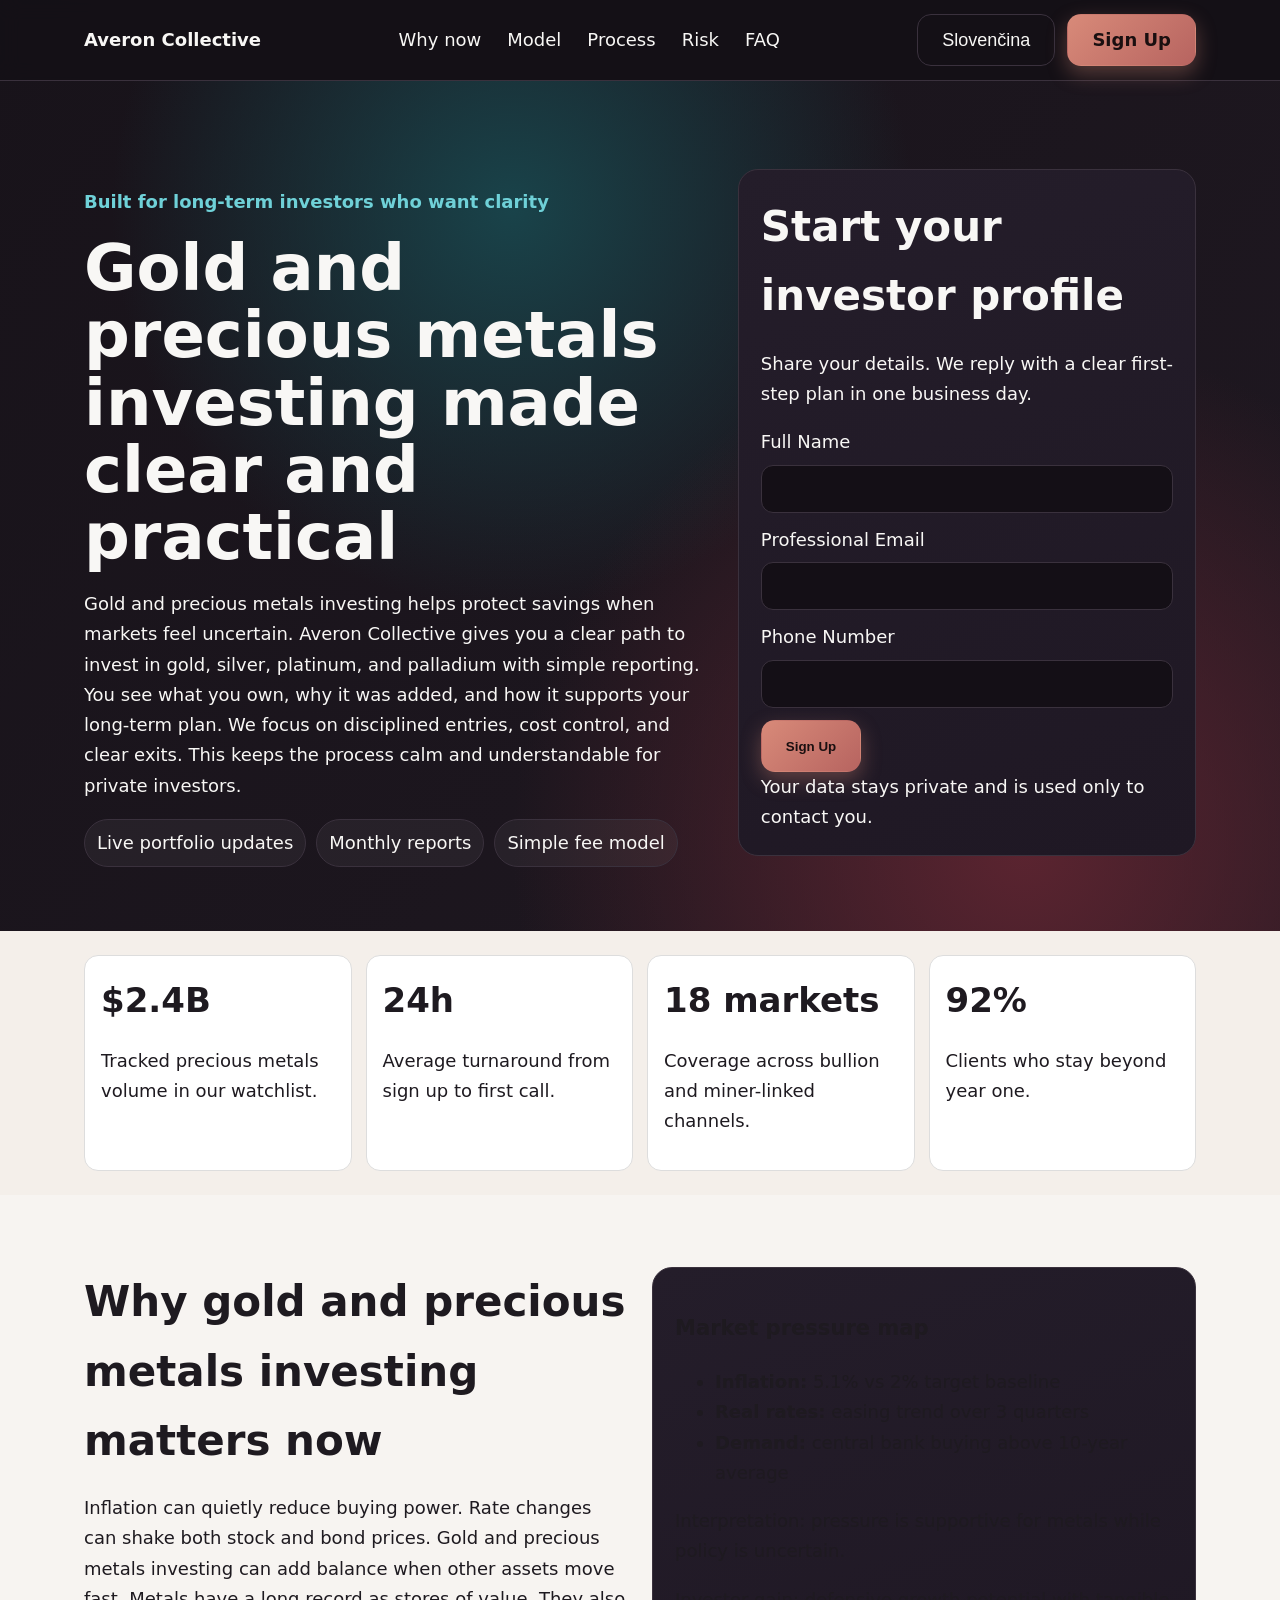
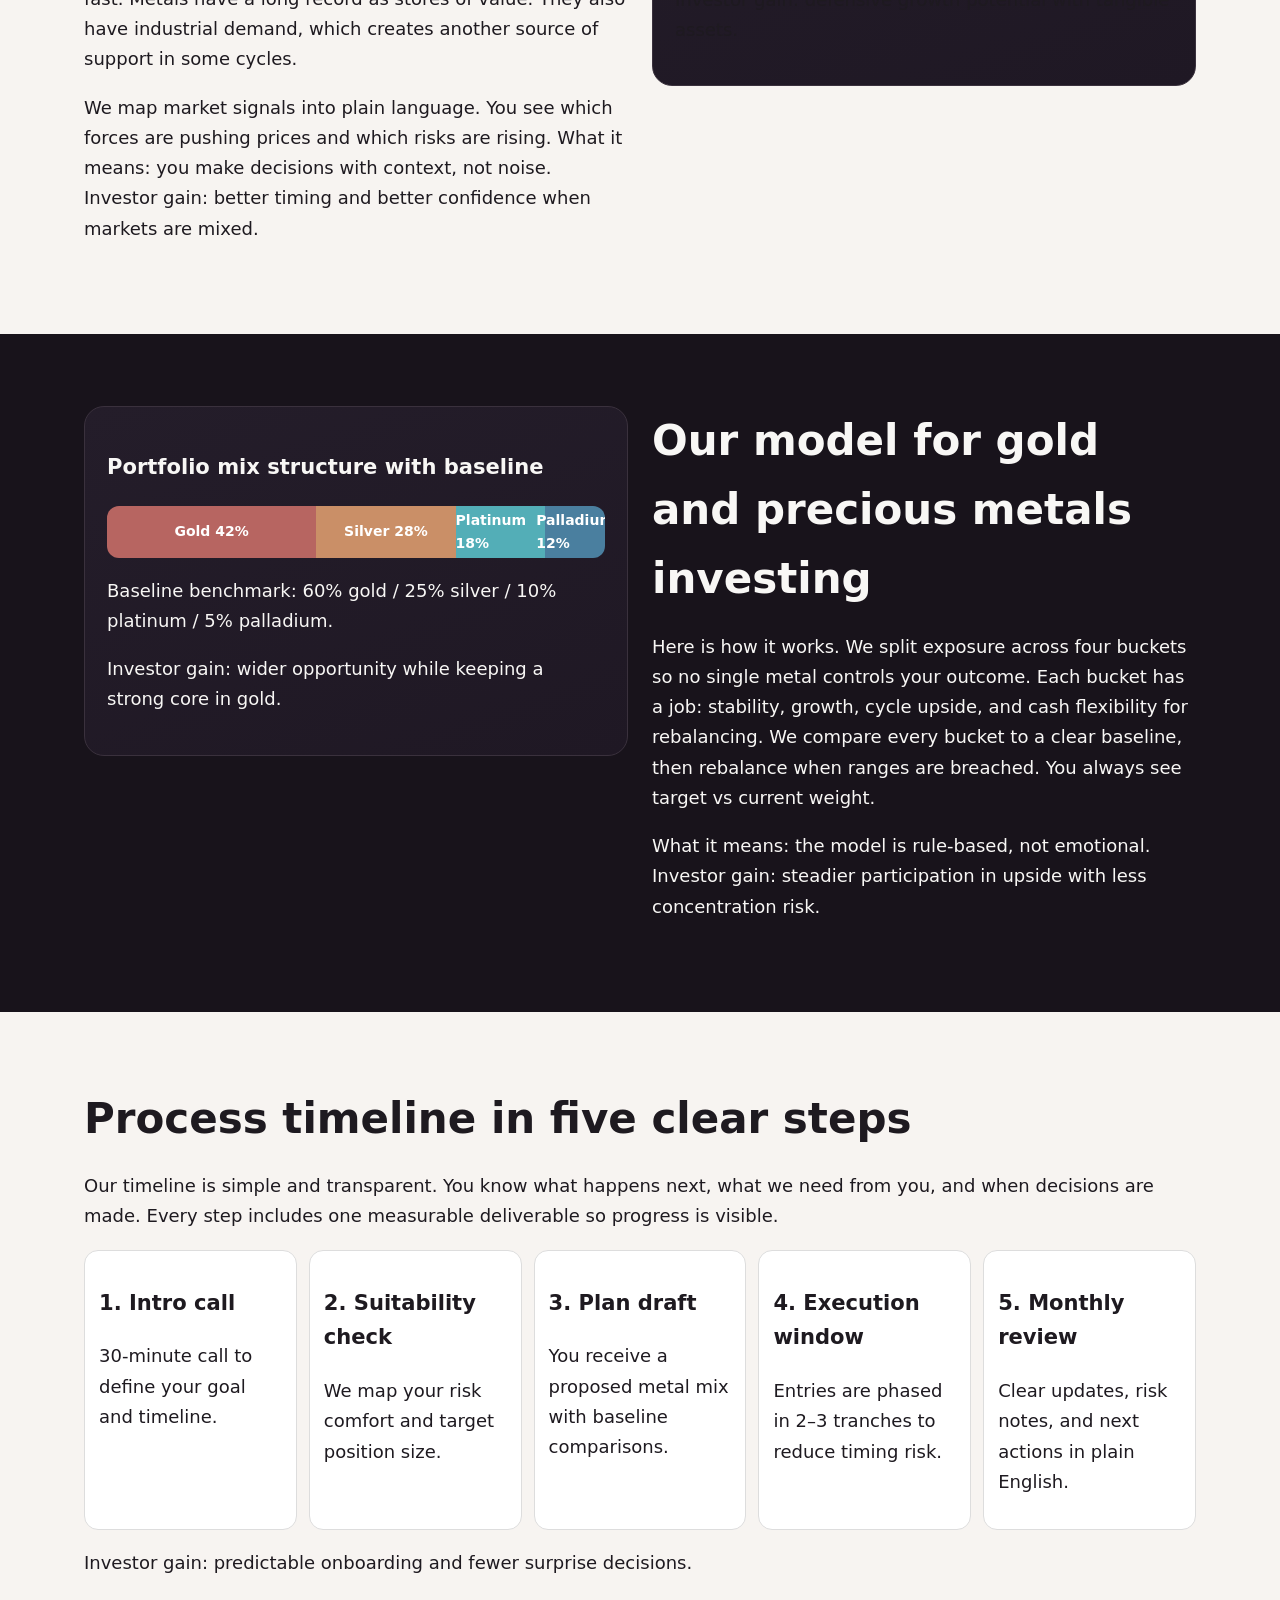
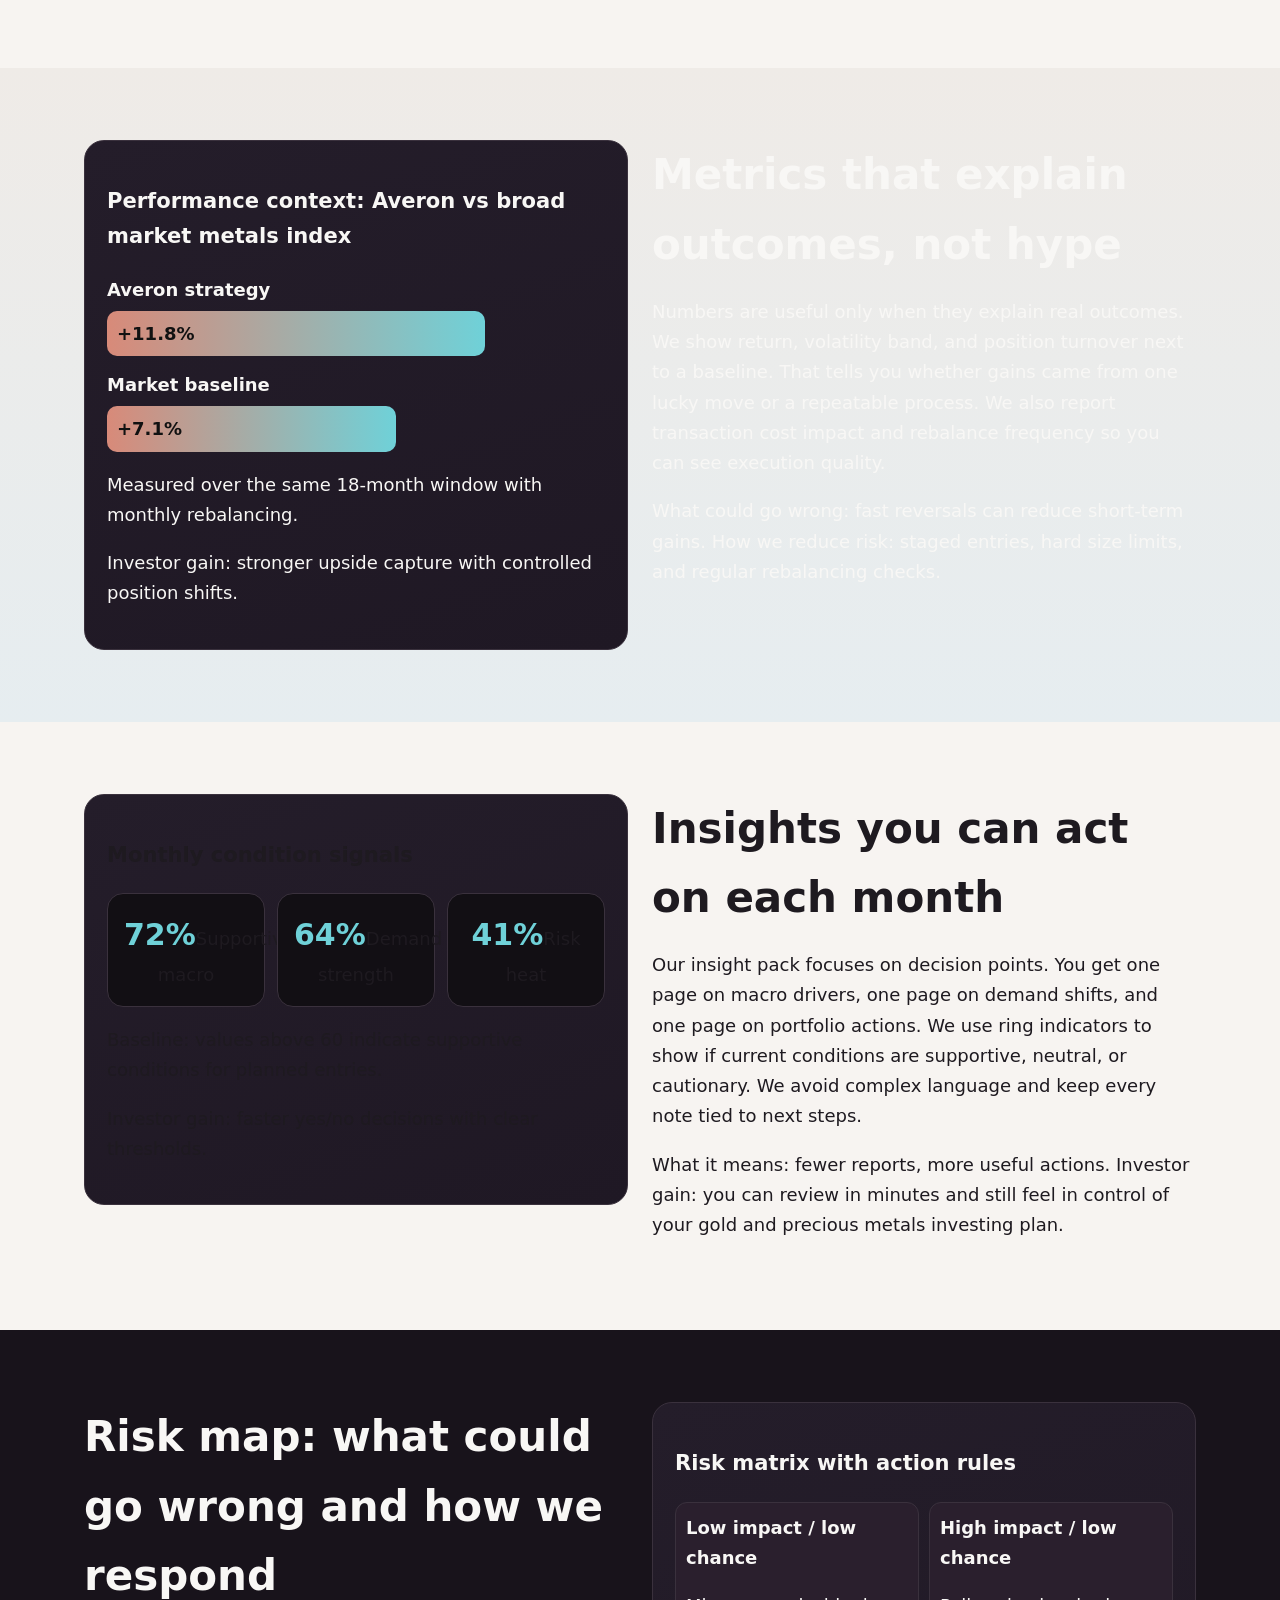
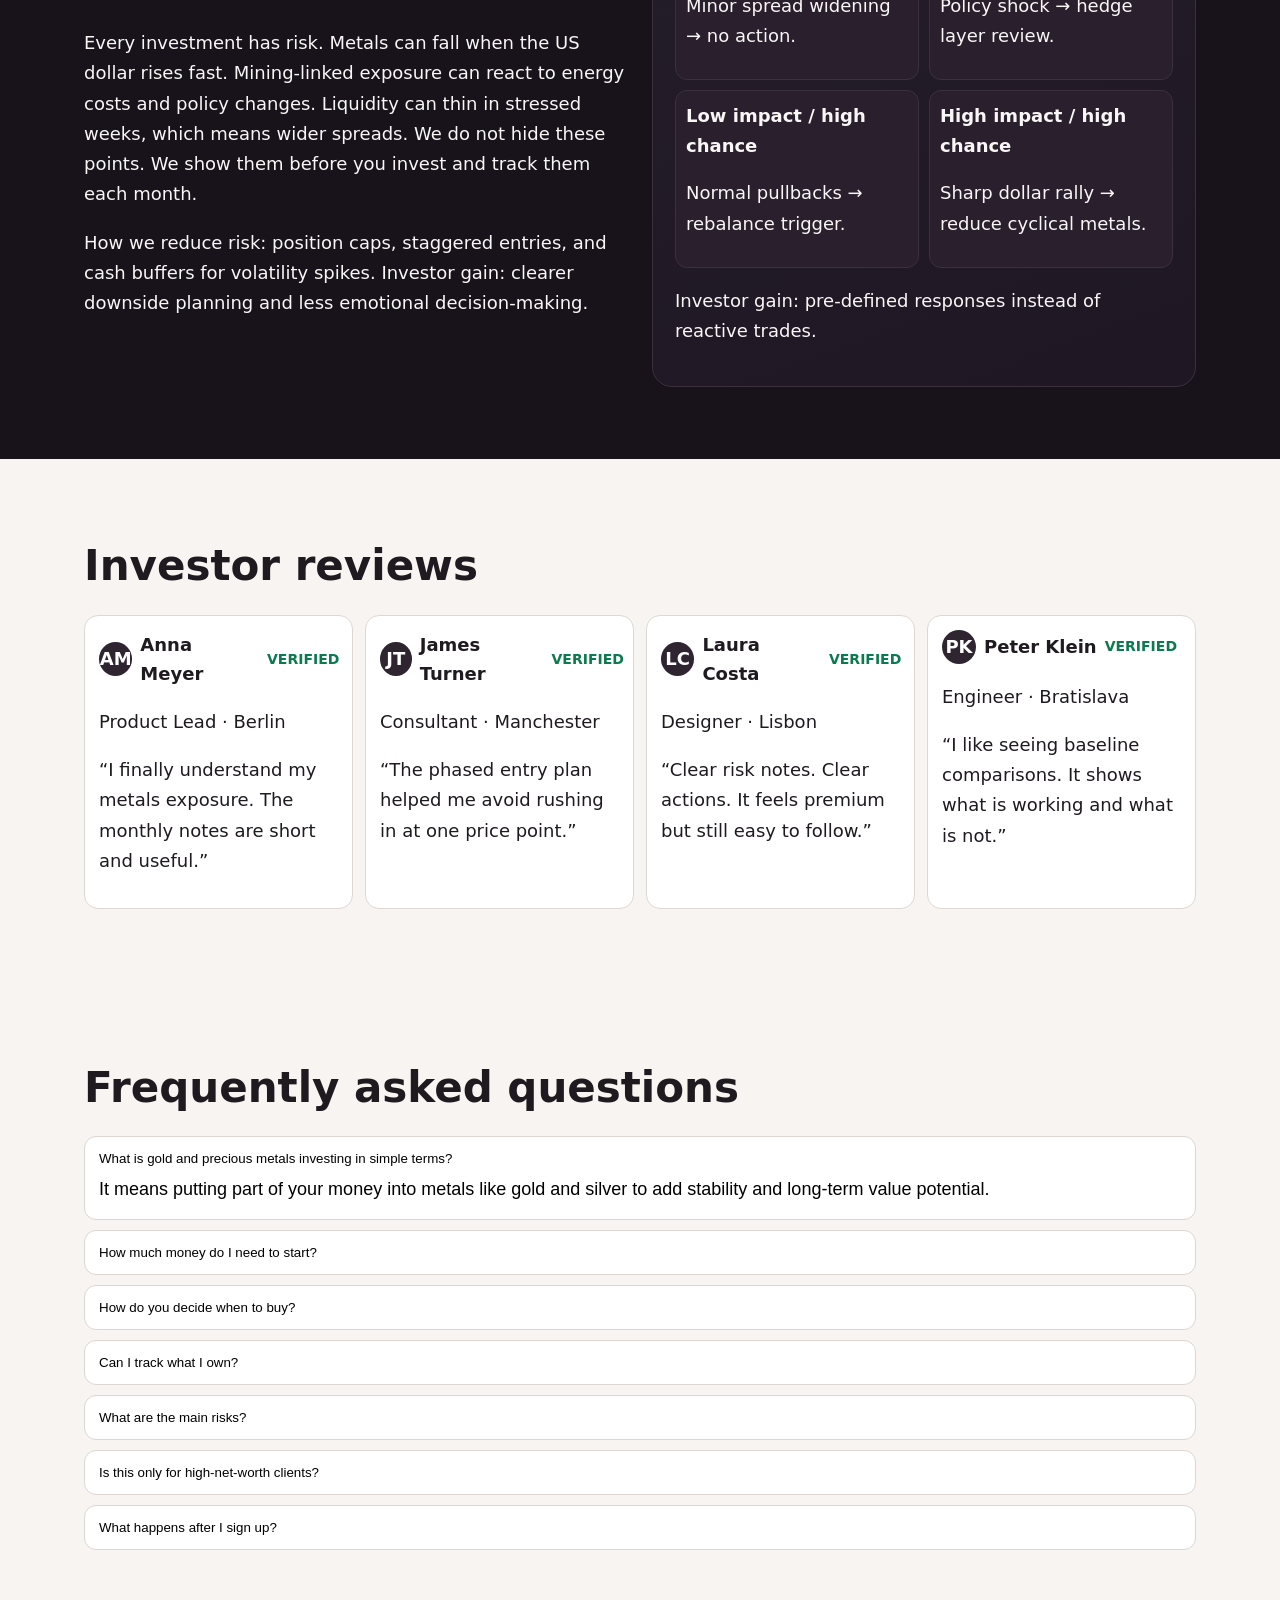
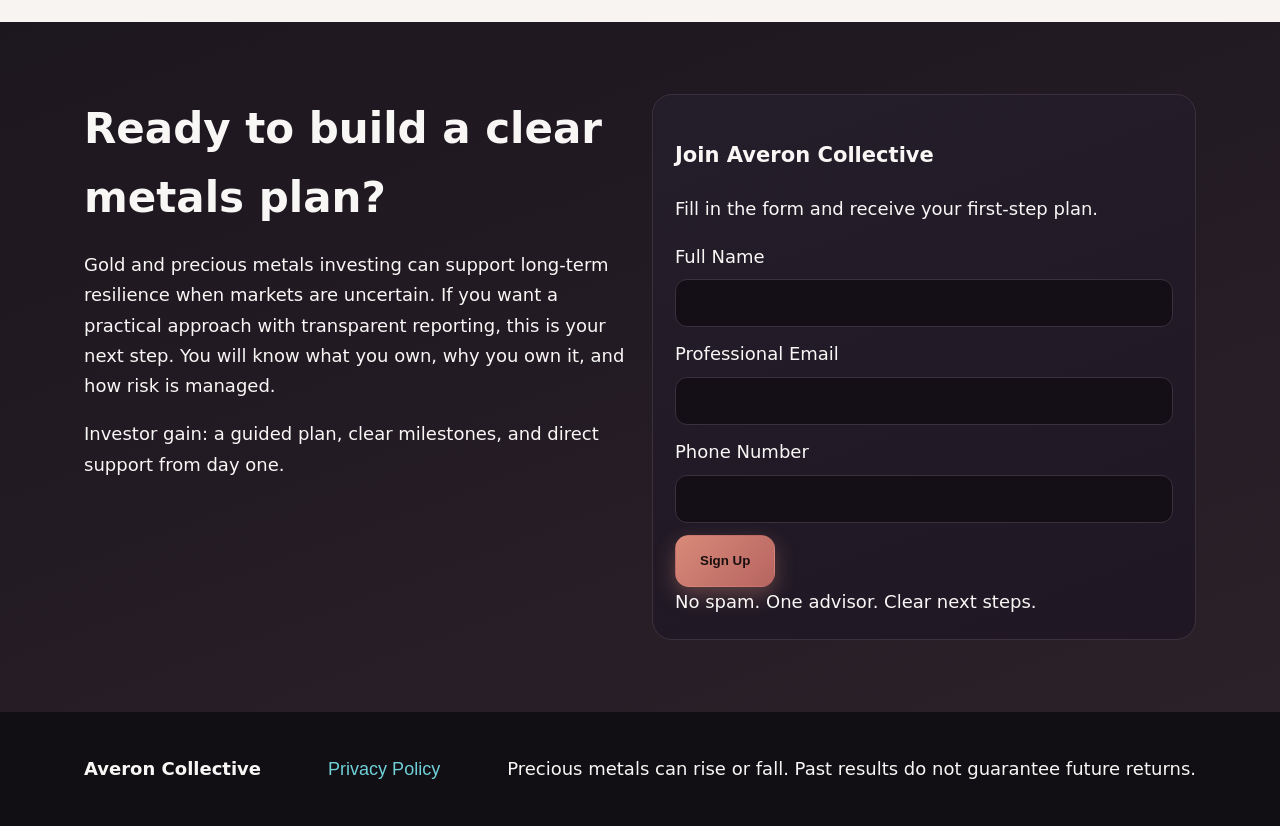
<file: sk/index.html>
<!doctype html>
<html lang="en">
<head>
  <meta charset="UTF-8">
  <meta name="viewport" content="width=device-width, initial-scale=1.0">
  <title>Averon Collective | Gold & Precious Metals Investing for Long-Term Investors (Slovenčina)</title>
  <meta name="description" content="Learn how Averon Collective helps private investors access gold and precious metals investing with clear steps, risk controls, and transparent reporting.">
  <link rel="canonical" href="https://www.averoncollective.com/sk/index.html">
  <link rel="alternate" hreflang="en" href="https://www.averoncollective.com/index.html">
  <link rel="alternate" hreflang="de" href="https://www.averoncollective.com/de/index.html">
  <link rel="alternate" hreflang="fr" href="https://www.averoncollective.com/fr/index.html">
  <link rel="alternate" hreflang="es" href="https://www.averoncollective.com/es/index.html">
  <link rel="alternate" hreflang="it" href="https://www.averoncollective.com/it/index.html">
  <link rel="alternate" hreflang="tr" href="https://www.averoncollective.com/tr/index.html">
  <link rel="alternate" hreflang="pt" href="https://www.averoncollective.com/pt/index.html">
  <link rel="alternate" hreflang="ja" href="https://www.averoncollective.com/jp/index.html">
  <link rel="alternate" hreflang="sk" href="https://www.averoncollective.com/sk/index.html">
  <link rel="alternate" hreflang="nl-BE" href="https://www.averoncollective.com/be/index.html">
  <meta property="og:title" content="Averon Collective | Gold & Precious Metals Investing for Long-Term Investors (Slovenčina)">
  <meta property="og:description" content="Learn how Averon Collective helps private investors access gold and precious metals investing with clear steps, risk controls, and transparent reporting.">
  <meta property="og:type" content="website">
  <meta property="og:url" content="https://www.averoncollective.com/sk/index.html">
  <meta property="og:image" content="https://www.averoncollective.com/assets/img/og-cover.jpg">
  <meta name="twitter:card" content="summary_large_image">
  <meta name="twitter:title" content="Averon Collective | Gold & Precious Metals Investing for Long-Term Investors (Slovenčina)">
  <meta name="twitter:description" content="Learn how Averon Collective helps private investors access gold and precious metals investing with clear steps, risk controls, and transparent reporting.">
  <meta name="twitter:image" content="https://www.averoncollective.com/assets/img/og-cover.jpg">
  <link rel="stylesheet" href="../assets/style.css">
  <script defer src="../assets/app.js"></script>
</head>
<body>
<header class="site-header">
  <div class="container header-inner">
    <a class="brand" href="../index.html">Averon Collective</a>
    <nav class="main-nav" aria-label="Main navigation">
      <a href="#why">Why now</a><a href="#model">Model</a><a href="#process">Process</a><a href="#risk">Risk</a><a href="#faq">FAQ</a>
    </nav>
    <div class="header-right">
      <div class="lang-dropdown">
        <button class="lang-trigger" aria-expanded="false" aria-haspopup="true">Slovenčina</button>
        <div class="lang-menu" role="menu"><a href="../index.html" data-lang="English"><span class="flag"><svg viewBox="0 0 60 40" aria-hidden="true"><rect width="60" height="40" fill="#012169"/><path d="M0 0l60 40M60 0L0 40" stroke="#fff" stroke-width="8"/><path d="M0 0l60 40M60 0L0 40" stroke="#C8102E" stroke-width="4"/><path d="M30 0v40M0 20h60" stroke="#fff" stroke-width="14"/><path d="M30 0v40M0 20h60" stroke="#C8102E" stroke-width="8"/></svg></span>English</a>
            <a href="../de/index.html" data-lang="Deutsch"><span class="flag"><svg viewBox="0 0 5 3" aria-hidden="true"><rect width="5" height="3" fill="#ffce00"/><rect width="5" height="2" fill="#dd0000"/><rect width="5" height="1" fill="#000"/></svg></span>Deutsch</a>
            <a href="../fr/index.html" data-lang="Français"><span class="flag"><svg viewBox="0 0 3 2" aria-hidden="true"><rect width="1" height="2" fill="#0055A4"/><rect x="1" width="1" height="2" fill="#fff"/><rect x="2" width="1" height="2" fill="#EF4135"/></svg></span>Français</a>
            <a href="../es/index.html" data-lang="Español"><span class="flag"><svg viewBox="0 0 6 4" aria-hidden="true"><rect width="6" height="4" fill="#AA151B"/><rect y="1" width="6" height="2" fill="#F1BF00"/></svg></span>Español</a>
            <a href="../it/index.html" data-lang="Italiano"><span class="flag"><svg viewBox="0 0 3 2" aria-hidden="true"><rect width="1" height="2" fill="#009246"/><rect x="1" width="1" height="2" fill="#fff"/><rect x="2" width="1" height="2" fill="#CE2B37"/></svg></span>Italiano</a>
            <a href="../tr/index.html" data-lang="Türkçe"><span class="flag"><svg viewBox="0 0 6 4" aria-hidden="true"><rect width="6" height="4" fill="#E30A17"/><circle cx="2.6" cy="2" r="1" fill="#fff"/><circle cx="2.9" cy="2" r="0.8" fill="#E30A17"/><polygon points="4.1,2 3.5,2.2 3.7,1.6 3.2,2 3.8,2.1" fill="#fff"/></svg></span>Türkçe</a>
            <a href="../pt/index.html" data-lang="Português"><span class="flag"><svg viewBox="0 0 6 4" aria-hidden="true"><rect width="2.5" height="4" fill="#006600"/><rect x="2.5" width="3.5" height="4" fill="#FF0000"/></svg></span>Português</a>
            <a href="../jp/index.html" data-lang="日本語"><span class="flag"><svg viewBox="0 0 6 4" aria-hidden="true"><rect width="6" height="4" fill="#fff"/><circle cx="3" cy="2" r="1" fill="#BC002D"/></svg></span>日本語</a>
            <a href="../sk/index.html" data-lang="Slovenčina"><span class="flag"><svg viewBox="0 0 6 4" aria-hidden="true"><rect width="6" height="4" fill="#EE1C25"/><rect width="6" height="2.67" fill="#0B4EA2"/><rect width="6" height="1.33" fill="#fff"/></svg></span>Slovenčina</a>
            <a href="../be/index.html" data-lang="Belgium"><span class="flag"><svg viewBox="0 0 3 2" aria-hidden="true"><rect width="1" height="2" fill="#000"/><rect x="1" width="1" height="2" fill="#FFD90C"/><rect x="2" width="1" height="2" fill="#EF3340"/></svg></span>Belgium</a>
        </div>
      </div>
      <a class="btn btn-primary" href="#lead-form">Sign Up</a>
      <button class="burger" aria-label="Open menu" aria-expanded="false">☰</button>
    </div>
  </div>
</header>

<div class="mobile-drawer" aria-hidden="true">
  <div class="drawer-panel" role="dialog" aria-modal="true" aria-label="Mobile menu">
    <button class="drawer-close" aria-label="Close menu">✕</button>
    <nav class="drawer-nav"><a href="#why">Why now</a><a href="#model">Model</a><a href="#process">Process</a><a href="#risk">Risk</a><a href="#faq">FAQ</a></nav>
    <div class="drawer-lang lang-dropdown"><button class="lang-trigger" aria-expanded="false" aria-haspopup="true">Slovenčina</button><div class="lang-menu" role="menu"><a href="../index.html" data-lang="English"><span class="flag"><svg viewBox="0 0 60 40" aria-hidden="true"><rect width="60" height="40" fill="#012169"/><path d="M0 0l60 40M60 0L0 40" stroke="#fff" stroke-width="8"/><path d="M0 0l60 40M60 0L0 40" stroke="#C8102E" stroke-width="4"/><path d="M30 0v40M0 20h60" stroke="#fff" stroke-width="14"/><path d="M30 0v40M0 20h60" stroke="#C8102E" stroke-width="8"/></svg></span>English</a>
            <a href="../de/index.html" data-lang="Deutsch"><span class="flag"><svg viewBox="0 0 5 3" aria-hidden="true"><rect width="5" height="3" fill="#ffce00"/><rect width="5" height="2" fill="#dd0000"/><rect width="5" height="1" fill="#000"/></svg></span>Deutsch</a>
            <a href="../fr/index.html" data-lang="Français"><span class="flag"><svg viewBox="0 0 3 2" aria-hidden="true"><rect width="1" height="2" fill="#0055A4"/><rect x="1" width="1" height="2" fill="#fff"/><rect x="2" width="1" height="2" fill="#EF4135"/></svg></span>Français</a>
            <a href="../es/index.html" data-lang="Español"><span class="flag"><svg viewBox="0 0 6 4" aria-hidden="true"><rect width="6" height="4" fill="#AA151B"/><rect y="1" width="6" height="2" fill="#F1BF00"/></svg></span>Español</a>
            <a href="../it/index.html" data-lang="Italiano"><span class="flag"><svg viewBox="0 0 3 2" aria-hidden="true"><rect width="1" height="2" fill="#009246"/><rect x="1" width="1" height="2" fill="#fff"/><rect x="2" width="1" height="2" fill="#CE2B37"/></svg></span>Italiano</a>
            <a href="../tr/index.html" data-lang="Türkçe"><span class="flag"><svg viewBox="0 0 6 4" aria-hidden="true"><rect width="6" height="4" fill="#E30A17"/><circle cx="2.6" cy="2" r="1" fill="#fff"/><circle cx="2.9" cy="2" r="0.8" fill="#E30A17"/><polygon points="4.1,2 3.5,2.2 3.7,1.6 3.2,2 3.8,2.1" fill="#fff"/></svg></span>Türkçe</a>
            <a href="../pt/index.html" data-lang="Português"><span class="flag"><svg viewBox="0 0 6 4" aria-hidden="true"><rect width="2.5" height="4" fill="#006600"/><rect x="2.5" width="3.5" height="4" fill="#FF0000"/></svg></span>Português</a>
            <a href="../jp/index.html" data-lang="日本語"><span class="flag"><svg viewBox="0 0 6 4" aria-hidden="true"><rect width="6" height="4" fill="#fff"/><circle cx="3" cy="2" r="1" fill="#BC002D"/></svg></span>日本語</a>
            <a href="../sk/index.html" data-lang="Slovenčina"><span class="flag"><svg viewBox="0 0 6 4" aria-hidden="true"><rect width="6" height="4" fill="#EE1C25"/><rect width="6" height="2.67" fill="#0B4EA2"/><rect width="6" height="1.33" fill="#fff"/></svg></span>Slovenčina</a>
            <a href="../be/index.html" data-lang="Belgium"><span class="flag"><svg viewBox="0 0 3 2" aria-hidden="true"><rect width="1" height="2" fill="#000"/><rect x="1" width="1" height="2" fill="#FFD90C"/><rect x="2" width="1" height="2" fill="#EF3340"/></svg></span>Belgium</a>
        </div></div>
    <a class="btn btn-primary" href="#lead-form">Sign Up</a>
  </div>
</div>

<main>
<section class="hero mesh-bg">
  <div class="container split">
    <div>
      <p class="eyebrow">Built for long-term investors who want clarity</p>
      <h1>Gold and precious metals investing made clear and practical</h1>
      <p>Gold and precious metals investing helps protect savings when markets feel uncertain. Averon Collective gives you a clear path to invest in gold, silver, platinum, and palladium with simple reporting. You see what you own, why it was added, and how it supports your long-term plan. We focus on disciplined entries, cost control, and clear exits. This keeps the process calm and understandable for private investors.</p>
      <div class="hero-proof"><span>Live portfolio updates</span><span>Monthly reports</span><span>Simple fee model</span></div>
    </div>
    <div class="form-card" id="lead-form">
      <h2>Start your investor profile</h2>
      <p>Share your details. We reply with a clear first-step plan in one business day.</p>
      <form>
        <label>Full Name<input type="text" required></label>
        <label>Professional Email<input type="email" required></label>
        <label>Phone Number<input type="tel" required></label>
        <button class="btn btn-primary" type="submit">Sign Up</button>
      </form>
      <small>Your data stays private and is used only to contact you.</small>
    </div>
  </div>
</section>

<section class="kpi-strip"><div class="container kpi-grid"><article><h3>$2.4B</h3><p>Tracked precious metals volume in our watchlist.</p></article><article><h3>24h</h3><p>Average turnaround from sign up to first call.</p></article><article><h3>18 markets</h3><p>Coverage across bullion and miner-linked channels.</p></article><article><h3>92%</h3><p>Clients who stay beyond year one.</p></article></div></section>

<section id="why" class="section light"><div class="container two-col"><div><h2>Why gold and precious metals investing matters now</h2><p>Inflation can quietly reduce buying power. Rate changes can shake both stock and bond prices. Gold and precious metals investing can add balance when other assets move fast. Metals have a long record as stores of value. They also have industrial demand, which creates another source of support in some cycles.</p><p>We map market signals into plain language. You see which forces are pushing prices and which risks are rising. What it means: you make decisions with context, not noise. Investor gain: better timing and better confidence when markets are mixed.</p></div><div class="visual-card"><h3>Market pressure map</h3><ul><li><strong>Inflation:</strong> 5.1% vs 2% target baseline</li><li><strong>Real rates:</strong> easing trend over 3 quarters</li><li><strong>Demand:</strong> central bank buying above 10-year average</li></ul><p>Interpretation: pressure is supportive for metals while policy is uncertain.</p><p class="gain">Investor gain: defensive growth potential with tangible assets.</p></div></div></section>

<section id="model" class="section dark"><div class="container two-col reverse"><div><h2>Our model for gold and precious metals investing</h2><p>Here is how it works. We split exposure across four buckets so no single metal controls your outcome. Each bucket has a job: stability, growth, cycle upside, and cash flexibility for rebalancing. We compare every bucket to a clear baseline, then rebalance when ranges are breached. You always see target vs current weight.</p><p>What it means: the model is rule-based, not emotional. Investor gain: steadier participation in upside with less concentration risk.</p></div><div class="visual-card stacked"><h3>Portfolio mix structure with baseline</h3><div class="stack"><span style="width:42%">Gold 42%</span><span style="width:28%">Silver 28%</span><span style="width:18%">Platinum 18%</span><span style="width:12%">Palladium 12%</span></div><p>Baseline benchmark: 60% gold / 25% silver / 10% platinum / 5% palladium.</p><p class="gain">Investor gain: wider opportunity while keeping a strong core in gold.</p></div></div></section>

<section id="process" class="section light"><div class="container"><h2>Process timeline in five clear steps</h2><p>Our timeline is simple and transparent. You know what happens next, what we need from you, and when decisions are made. Every step includes one measurable deliverable so progress is visible.</p><div class="timeline"><article><h3>1. Intro call</h3><p>30-minute call to define your goal and timeline.</p></article><article><h3>2. Suitability check</h3><p>We map your risk comfort and target position size.</p></article><article><h3>3. Plan draft</h3><p>You receive a proposed metal mix with baseline comparisons.</p></article><article><h3>4. Execution window</h3><p>Entries are phased in 2–3 tranches to reduce timing risk.</p></article><article><h3>5. Monthly review</h3><p>Clear updates, risk notes, and next actions in plain English.</p></article></div><p class="gain">Investor gain: predictable onboarding and fewer surprise decisions.</p></div></section>

<section class="section split-tone"><div class="container two-col"><div class="visual-card"><h3>Performance context: Averon vs broad market metals index</h3><div class="compare-bars"><div><label>Averon strategy</label><span style="width:76%">+11.8%</span></div><div><label>Market baseline</label><span style="width:58%">+7.1%</span></div></div><p>Measured over the same 18-month window with monthly rebalancing.</p><p class="gain">Investor gain: stronger upside capture with controlled position shifts.</p></div><div><h2>Metrics that explain outcomes, not hype</h2><p>Numbers are useful only when they explain real outcomes. We show return, volatility band, and position turnover next to a baseline. That tells you whether gains came from one lucky move or a repeatable process. We also report transaction cost impact and rebalance frequency so you can see execution quality.</p><p>What could go wrong: fast reversals can reduce short-term gains. How we reduce risk: staged entries, hard size limits, and regular rebalancing checks.</p></div></div></section>

<section class="section light"><div class="container two-col reverse"><div><h2>Insights you can act on each month</h2><p>Our insight pack focuses on decision points. You get one page on macro drivers, one page on demand shifts, and one page on portfolio actions. We use ring indicators to show if current conditions are supportive, neutral, or cautionary. We avoid complex language and keep every note tied to next steps.</p><p>What it means: fewer reports, more useful actions. Investor gain: you can review in minutes and still feel in control of your gold and precious metals investing plan.</p></div><div class="visual-card rings"><h3>Monthly condition signals</h3><div class="ring-grid"><div class="ring" data-val="72"><span>72%</span><small>Supportive macro</small></div><div class="ring" data-val="64"><span>64%</span><small>Demand strength</small></div><div class="ring" data-val="41"><span>41%</span><small>Risk heat</small></div></div><p>Baseline: values above 60 indicate supportive conditions for planned entries.</p><p class="gain">Investor gain: faster yes/no decisions with clear thresholds.</p></div></div></section>

<section id="risk" class="section dark"><div class="container two-col"><div><h2>Risk map: what could go wrong and how we respond</h2><p>Every investment has risk. Metals can fall when the US dollar rises fast. Mining-linked exposure can react to energy costs and policy changes. Liquidity can thin in stressed weeks, which means wider spreads. We do not hide these points. We show them before you invest and track them each month.</p><p>How we reduce risk: position caps, staggered entries, and cash buffers for volatility spikes. Investor gain: clearer downside planning and less emotional decision-making.</p></div><div class="visual-card risk-matrix"><h3>Risk matrix with action rules</h3><div class="matrix"><div><strong>Low impact / low chance</strong><p>Minor spread widening → no action.</p></div><div><strong>High impact / low chance</strong><p>Policy shock → hedge layer review.</p></div><div><strong>Low impact / high chance</strong><p>Normal pullbacks → rebalance trigger.</p></div><div><strong>High impact / high chance</strong><p>Sharp dollar rally → reduce cyclical metals.</p></div></div><p class="gain">Investor gain: pre-defined responses instead of reactive trades.</p></div></div></section>

<section class="section light"><div class="container"><h2>Investor reviews</h2><div class="reviews"><article><div class="rev-head"><span class="avatar">AM</span><strong>Anna Meyer</strong><em>VERIFIED</em></div><p class="role">Product Lead · Berlin</p><p>“I finally understand my metals exposure. The monthly notes are short and useful.”</p></article><article><div class="rev-head"><span class="avatar">JT</span><strong>James Turner</strong><em>VERIFIED</em></div><p class="role">Consultant · Manchester</p><p>“The phased entry plan helped me avoid rushing in at one price point.”</p></article><article><div class="rev-head"><span class="avatar">LC</span><strong>Laura Costa</strong><em>VERIFIED</em></div><p class="role">Designer · Lisbon</p><p>“Clear risk notes. Clear actions. It feels premium but still easy to follow.”</p></article><article><div class="rev-head"><span class="avatar">PK</span><strong>Peter Klein</strong><em>VERIFIED</em></div><p class="role">Engineer · Bratislava</p><p>“I like seeing baseline comparisons. It shows what is working and what is not.”</p></article></div></div></section>

<section id="faq" class="section light faq"><div class="container"><h2>Frequently asked questions</h2><div class="faq-list">
<button class="faq-item" aria-expanded="true"><span>What is gold and precious metals investing in simple terms?</span><p>It means putting part of your money into metals like gold and silver to add stability and long-term value potential.</p></button>
<button class="faq-item" aria-expanded="false"><span>How much money do I need to start?</span><p>Most clients start with a staged plan. We set position size based on your goals and comfort level, then scale over time.</p></button>
<button class="faq-item" aria-expanded="false"><span>How do you decide when to buy?</span><p>We use rule-based entry windows tied to macro signals, demand trends, and valuation bands, not short-term headlines.</p></button>
<button class="faq-item" aria-expanded="false"><span>Can I track what I own?</span><p>Yes. You receive clear monthly statements with holdings, baseline comparison, and action notes in plain English.</p></button>
<button class="faq-item" aria-expanded="false"><span>What are the main risks?</span><p>Price swings, policy shocks, and spread changes. We reduce risk through diversification, staggered entries, and limits.</p></button>
<button class="faq-item" aria-expanded="false"><span>Is this only for high-net-worth clients?</span><p>No. This service is built for private investors who want clarity and disciplined long-term exposure.</p></button>
<button class="faq-item" aria-expanded="false"><span>What happens after I sign up?</span><p>You get a call invitation, a simple profile review, and a first-step plan with clear timelines and no pressure.</p></button>
</div></div></section>

<section class="section final-cta"><div class="container two-col"><div><h2>Ready to build a clear metals plan?</h2><p>Gold and precious metals investing can support long-term resilience when markets are uncertain. If you want a practical approach with transparent reporting, this is your next step. You will know what you own, why you own it, and how risk is managed.</p><p class="gain">Investor gain: a guided plan, clear milestones, and direct support from day one.</p></div><div class="form-card"><h3>Join Averon Collective</h3><p>Fill in the form and receive your first-step plan.</p><form><label>Full Name<input type="text" required></label><label>Professional Email<input type="email" required></label><label>Phone Number<input type="tel" required></label><button class="btn btn-primary" type="submit">Sign Up</button></form><small>No spam. One advisor. Clear next steps.</small></div></div></section>
</main>

<footer class="site-footer"><div class="container footer-inner"><strong>Averon Collective</strong><button class="privacy-link" type="button">Privacy Policy</button><p>Precious metals can rise or fall. Past results do not guarantee future returns.</p></div></footer>

<div class="privacy-modal" aria-hidden="true"><div class="privacy-dialog" role="dialog" aria-modal="true" aria-label="Privacy Policy"><button class="privacy-x" aria-label="Close privacy modal">✕</button><h2>Privacy Policy</h2><h3>Introduction</h3><p>We respect your privacy and explain clearly how data is used.</p><h3>Data collection</h3><p>We collect your name, email, and phone number from forms you submit.</p><h3>Legal basis</h3><p>We process data to answer your request and provide service information you asked for.</p><h3>Cookies</h3><p>We use essential and analytics cookies to improve site performance.</p><h3>Retention</h3><p>Lead data is kept only as long as needed for communication and legal duties.</p><h3>Third-party sharing</h3><p>We share data only with trusted service providers required to run this website.</p><h3>Security</h3><p>We use access controls, encryption in transit, and regular security reviews.</p><h3>User rights</h3><p>You can request access, correction, deletion, or data export at any time.</p><h3>International transfers</h3><p>If data crosses borders, we use contractual safeguards and secure vendors.</p><h3>Industry risk disclosure</h3><p>Investment-related communication is informational and does not remove market risk.</p><h3>Contact</h3><p>Email privacy@averoncollective.com for any privacy request.</p><div class="privacy-footer"><button class="btn btn-ghost" type="button">Close</button></div></div></div>

<script type="application/ld+json">{"@context":"https://schema.org","@graph":[{"@type":"Organization","name":"Averon Collective","url":"https://www.averoncollective.com","logo":"https://www.averoncollective.com/assets/img/logo.png"},{"@type":"WebSite","name":"Averon Collective","url":"https://www.averoncollective.com"},{"@type":"FAQPage","mainEntity":[{"@type":"Question","name":"What is gold and precious metals investing in simple terms?","acceptedAnswer":{"@type":"Answer","text":"It means putting part of your money into metals like gold and silver to add stability and long-term value potential."}},{"@type":"Question","name":"How much money do I need to start?","acceptedAnswer":{"@type":"Answer","text":"Most clients start with a staged plan that scales over time."}}]},{"@type":"Review","itemReviewed":{"@type":"Service","name":"Averon Collective investor onboarding"},"author":{"@type":"Person","name":"Anna Meyer"},"reviewBody":"I finally understand my metals exposure. The monthly notes are short and useful.","reviewRating":{"@type":"Rating","ratingValue":"5","bestRating":"5"}}]}</script>
</body>
</html>
</file>
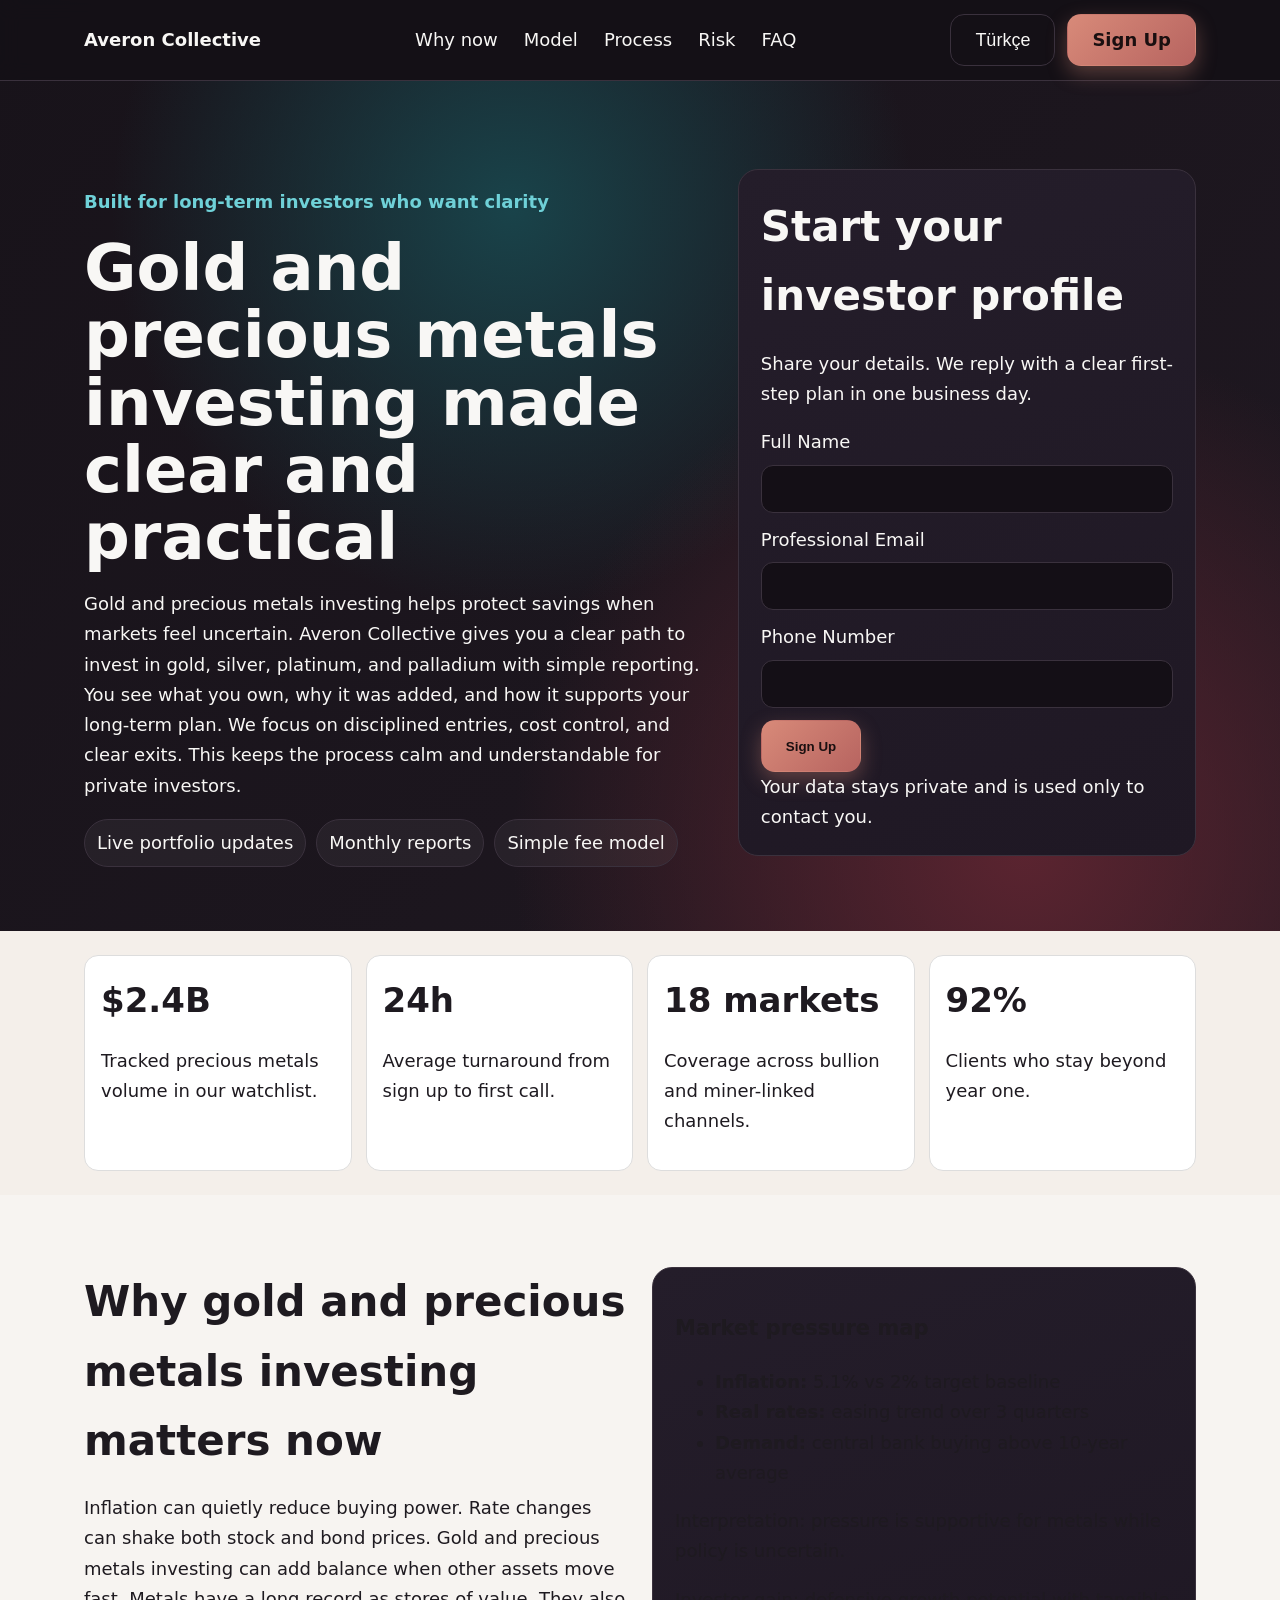
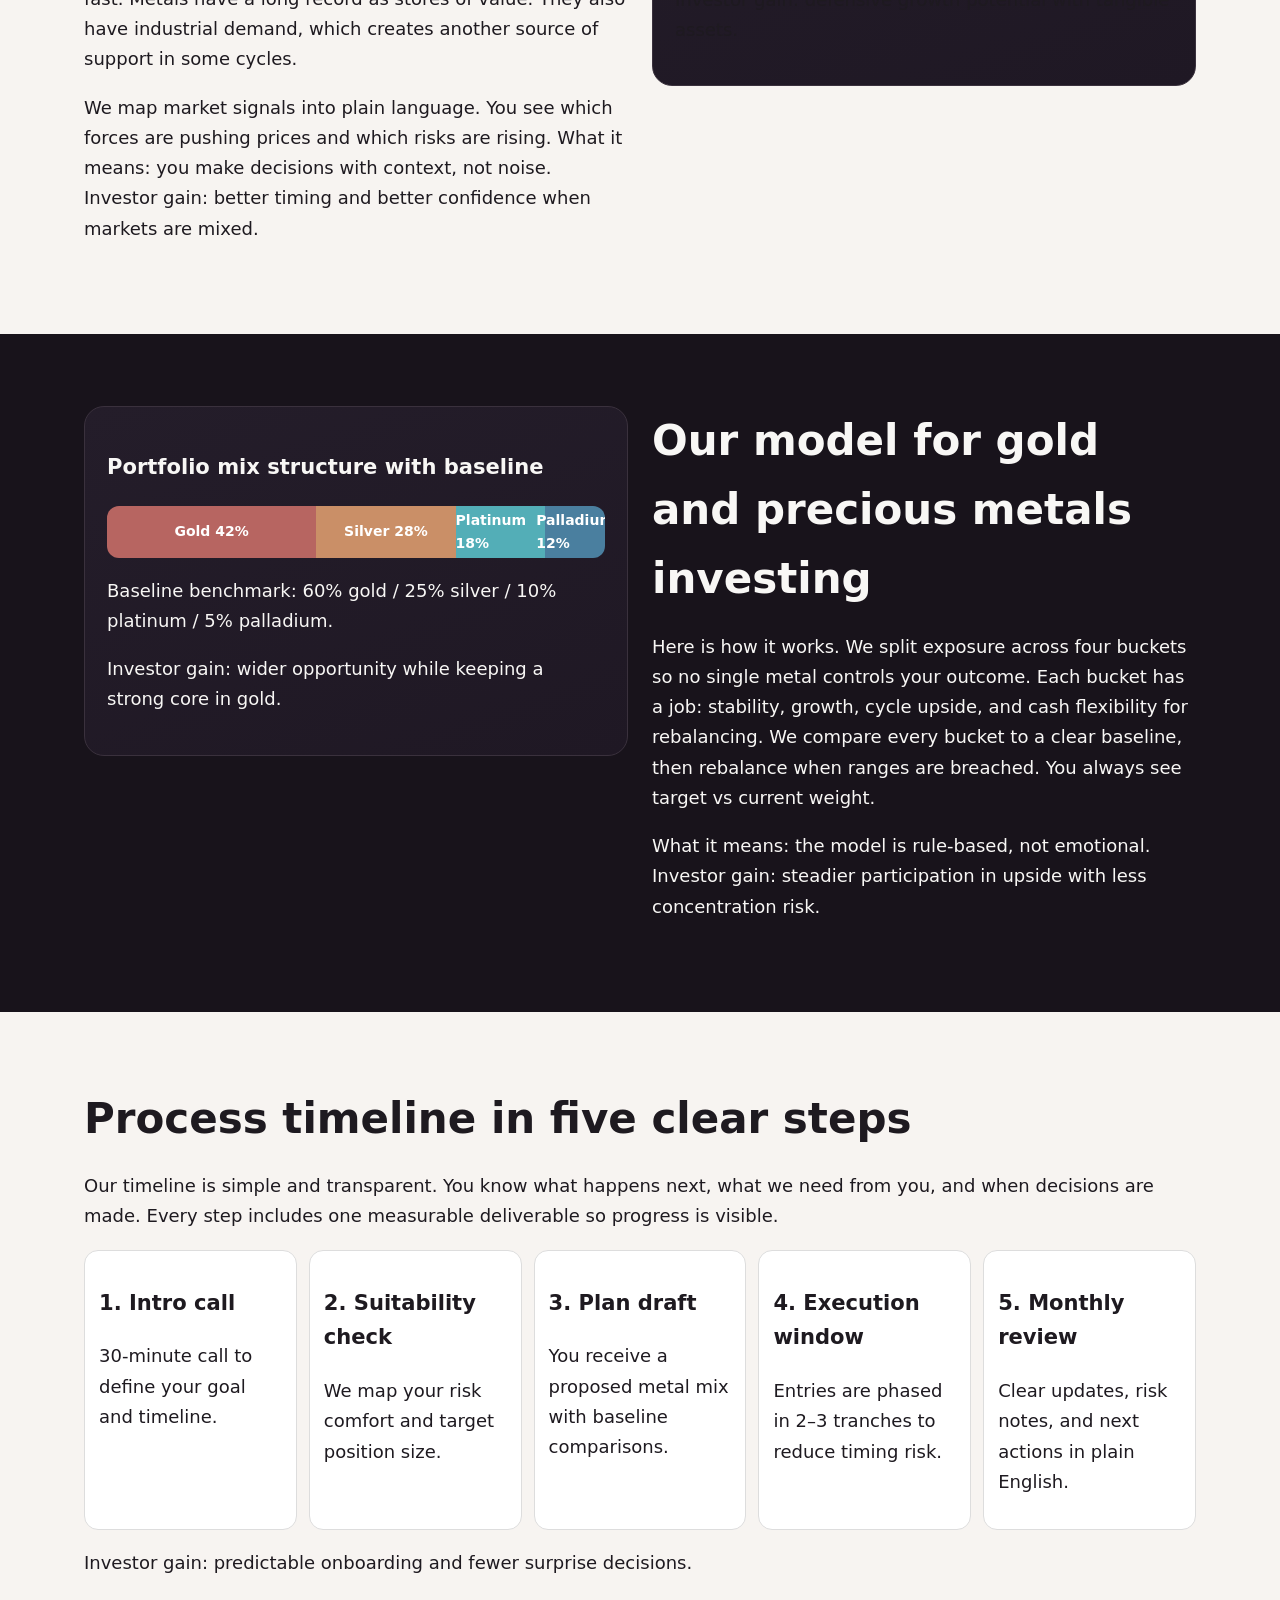
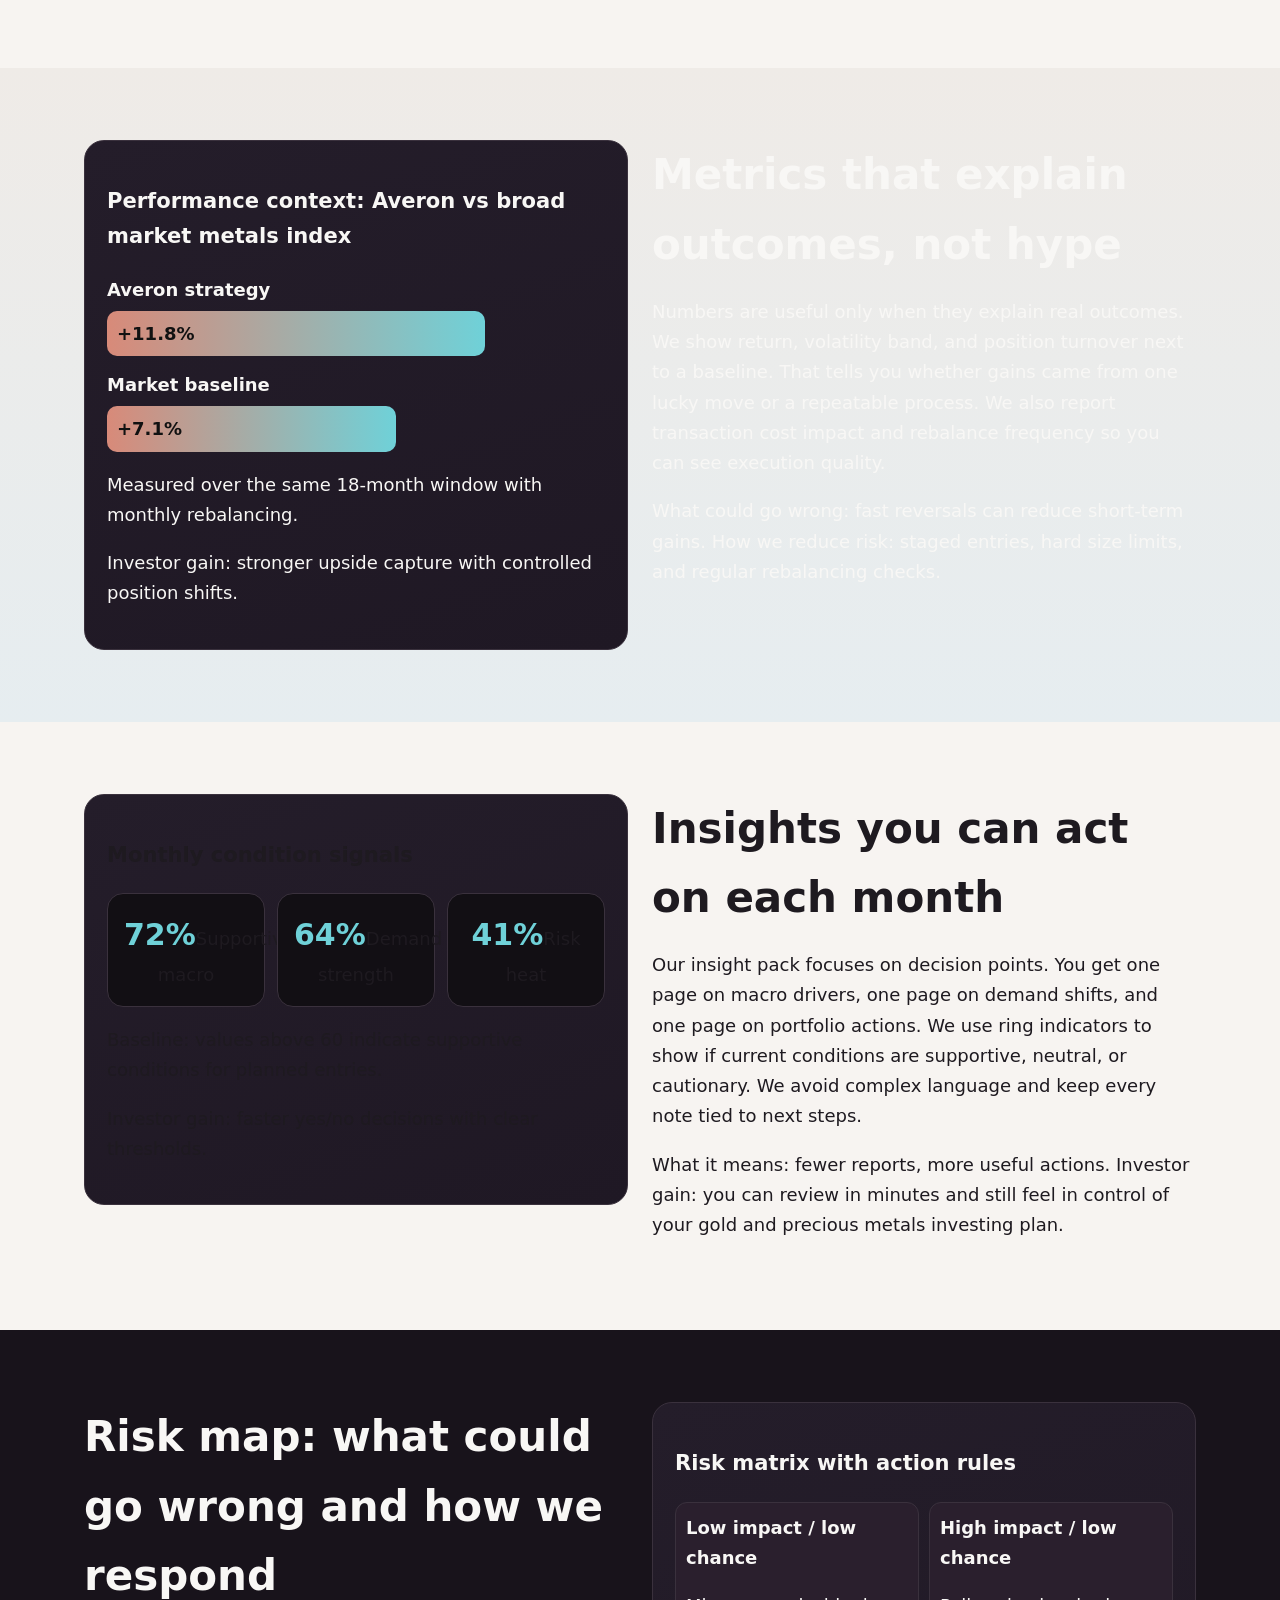
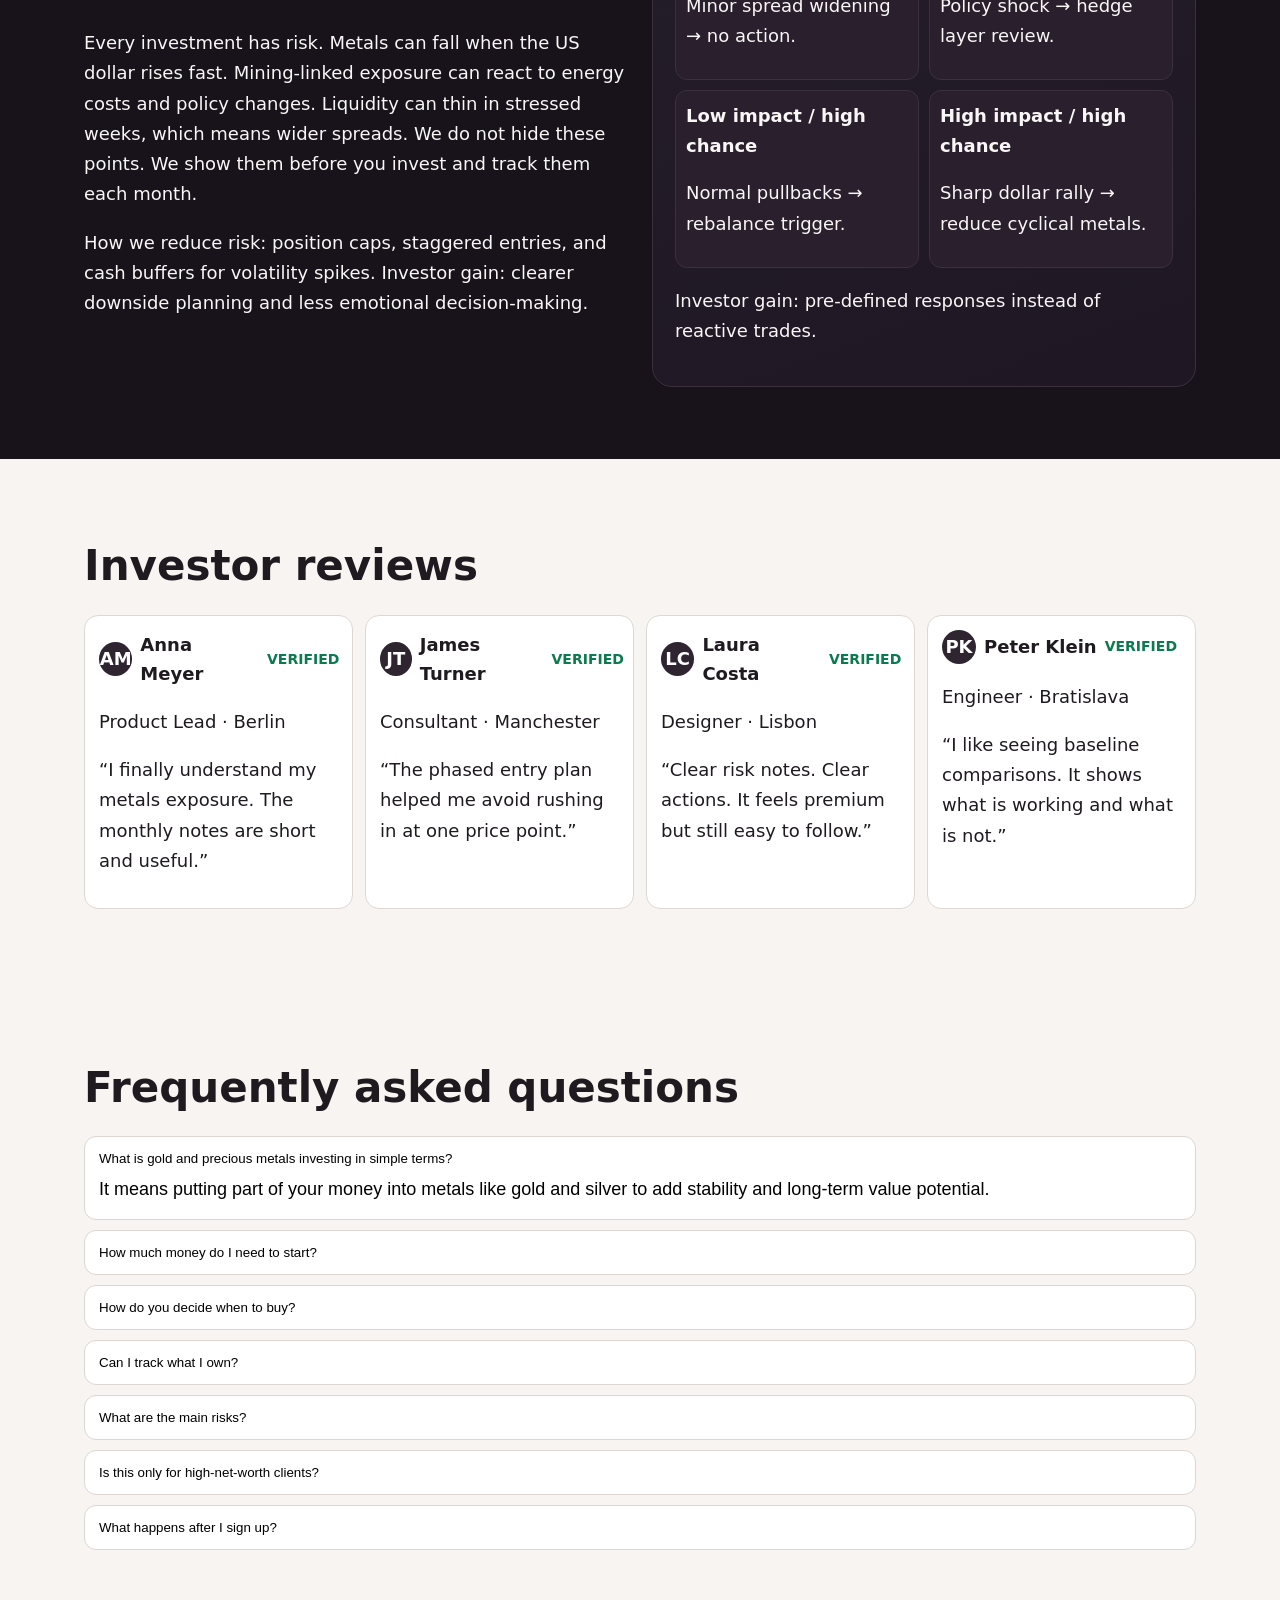
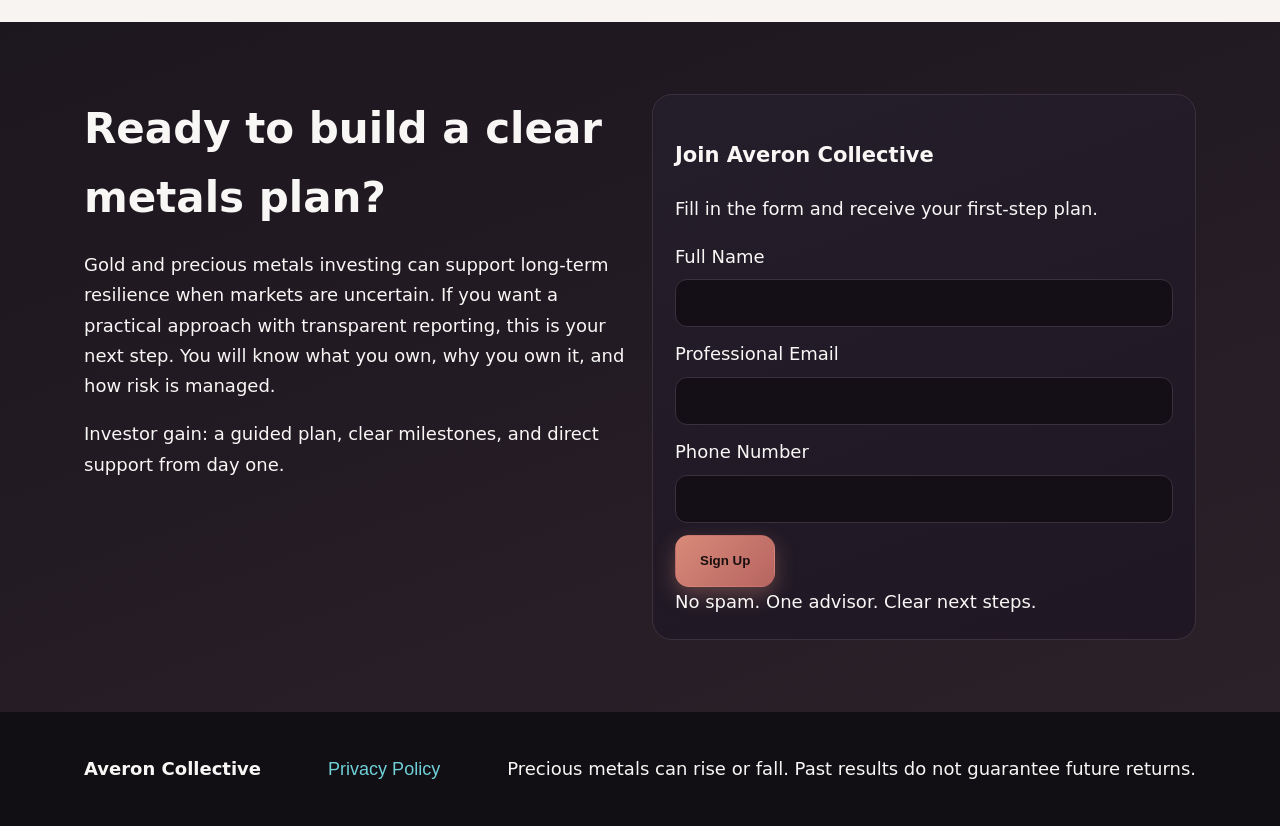
<file: tr/index.html>
<!doctype html>
<html lang="en">
<head>
  <meta charset="UTF-8">
  <meta name="viewport" content="width=device-width, initial-scale=1.0">
  <title>Averon Collective | Gold & Precious Metals Investing for Long-Term Investors (Türkçe)</title>
  <meta name="description" content="Learn how Averon Collective helps private investors access gold and precious metals investing with clear steps, risk controls, and transparent reporting.">
  <link rel="canonical" href="https://www.averoncollective.com/tr/index.html">
  <link rel="alternate" hreflang="en" href="https://www.averoncollective.com/index.html">
  <link rel="alternate" hreflang="de" href="https://www.averoncollective.com/de/index.html">
  <link rel="alternate" hreflang="fr" href="https://www.averoncollective.com/fr/index.html">
  <link rel="alternate" hreflang="es" href="https://www.averoncollective.com/es/index.html">
  <link rel="alternate" hreflang="it" href="https://www.averoncollective.com/it/index.html">
  <link rel="alternate" hreflang="tr" href="https://www.averoncollective.com/tr/index.html">
  <link rel="alternate" hreflang="pt" href="https://www.averoncollective.com/pt/index.html">
  <link rel="alternate" hreflang="ja" href="https://www.averoncollective.com/jp/index.html">
  <link rel="alternate" hreflang="sk" href="https://www.averoncollective.com/sk/index.html">
  <link rel="alternate" hreflang="nl-BE" href="https://www.averoncollective.com/be/index.html">
  <meta property="og:title" content="Averon Collective | Gold & Precious Metals Investing for Long-Term Investors (Türkçe)">
  <meta property="og:description" content="Learn how Averon Collective helps private investors access gold and precious metals investing with clear steps, risk controls, and transparent reporting.">
  <meta property="og:type" content="website">
  <meta property="og:url" content="https://www.averoncollective.com/tr/index.html">
  <meta property="og:image" content="https://www.averoncollective.com/assets/img/og-cover.jpg">
  <meta name="twitter:card" content="summary_large_image">
  <meta name="twitter:title" content="Averon Collective | Gold & Precious Metals Investing for Long-Term Investors (Türkçe)">
  <meta name="twitter:description" content="Learn how Averon Collective helps private investors access gold and precious metals investing with clear steps, risk controls, and transparent reporting.">
  <meta name="twitter:image" content="https://www.averoncollective.com/assets/img/og-cover.jpg">
  <link rel="stylesheet" href="../assets/style.css">
  <script defer src="../assets/app.js"></script>
</head>
<body>
<header class="site-header">
  <div class="container header-inner">
    <a class="brand" href="../index.html">Averon Collective</a>
    <nav class="main-nav" aria-label="Main navigation">
      <a href="#why">Why now</a><a href="#model">Model</a><a href="#process">Process</a><a href="#risk">Risk</a><a href="#faq">FAQ</a>
    </nav>
    <div class="header-right">
      <div class="lang-dropdown">
        <button class="lang-trigger" aria-expanded="false" aria-haspopup="true">Türkçe</button>
        <div class="lang-menu" role="menu"><a href="../index.html" data-lang="English"><span class="flag"><svg viewBox="0 0 60 40" aria-hidden="true"><rect width="60" height="40" fill="#012169"/><path d="M0 0l60 40M60 0L0 40" stroke="#fff" stroke-width="8"/><path d="M0 0l60 40M60 0L0 40" stroke="#C8102E" stroke-width="4"/><path d="M30 0v40M0 20h60" stroke="#fff" stroke-width="14"/><path d="M30 0v40M0 20h60" stroke="#C8102E" stroke-width="8"/></svg></span>English</a>
            <a href="../de/index.html" data-lang="Deutsch"><span class="flag"><svg viewBox="0 0 5 3" aria-hidden="true"><rect width="5" height="3" fill="#ffce00"/><rect width="5" height="2" fill="#dd0000"/><rect width="5" height="1" fill="#000"/></svg></span>Deutsch</a>
            <a href="../fr/index.html" data-lang="Français"><span class="flag"><svg viewBox="0 0 3 2" aria-hidden="true"><rect width="1" height="2" fill="#0055A4"/><rect x="1" width="1" height="2" fill="#fff"/><rect x="2" width="1" height="2" fill="#EF4135"/></svg></span>Français</a>
            <a href="../es/index.html" data-lang="Español"><span class="flag"><svg viewBox="0 0 6 4" aria-hidden="true"><rect width="6" height="4" fill="#AA151B"/><rect y="1" width="6" height="2" fill="#F1BF00"/></svg></span>Español</a>
            <a href="../it/index.html" data-lang="Italiano"><span class="flag"><svg viewBox="0 0 3 2" aria-hidden="true"><rect width="1" height="2" fill="#009246"/><rect x="1" width="1" height="2" fill="#fff"/><rect x="2" width="1" height="2" fill="#CE2B37"/></svg></span>Italiano</a>
            <a href="../tr/index.html" data-lang="Türkçe"><span class="flag"><svg viewBox="0 0 6 4" aria-hidden="true"><rect width="6" height="4" fill="#E30A17"/><circle cx="2.6" cy="2" r="1" fill="#fff"/><circle cx="2.9" cy="2" r="0.8" fill="#E30A17"/><polygon points="4.1,2 3.5,2.2 3.7,1.6 3.2,2 3.8,2.1" fill="#fff"/></svg></span>Türkçe</a>
            <a href="../pt/index.html" data-lang="Português"><span class="flag"><svg viewBox="0 0 6 4" aria-hidden="true"><rect width="2.5" height="4" fill="#006600"/><rect x="2.5" width="3.5" height="4" fill="#FF0000"/></svg></span>Português</a>
            <a href="../jp/index.html" data-lang="日本語"><span class="flag"><svg viewBox="0 0 6 4" aria-hidden="true"><rect width="6" height="4" fill="#fff"/><circle cx="3" cy="2" r="1" fill="#BC002D"/></svg></span>日本語</a>
            <a href="../sk/index.html" data-lang="Slovenčina"><span class="flag"><svg viewBox="0 0 6 4" aria-hidden="true"><rect width="6" height="4" fill="#EE1C25"/><rect width="6" height="2.67" fill="#0B4EA2"/><rect width="6" height="1.33" fill="#fff"/></svg></span>Slovenčina</a>
            <a href="../be/index.html" data-lang="Belgium"><span class="flag"><svg viewBox="0 0 3 2" aria-hidden="true"><rect width="1" height="2" fill="#000"/><rect x="1" width="1" height="2" fill="#FFD90C"/><rect x="2" width="1" height="2" fill="#EF3340"/></svg></span>Belgium</a>
        </div>
      </div>
      <a class="btn btn-primary" href="#lead-form">Sign Up</a>
      <button class="burger" aria-label="Open menu" aria-expanded="false">☰</button>
    </div>
  </div>
</header>

<div class="mobile-drawer" aria-hidden="true">
  <div class="drawer-panel" role="dialog" aria-modal="true" aria-label="Mobile menu">
    <button class="drawer-close" aria-label="Close menu">✕</button>
    <nav class="drawer-nav"><a href="#why">Why now</a><a href="#model">Model</a><a href="#process">Process</a><a href="#risk">Risk</a><a href="#faq">FAQ</a></nav>
    <div class="drawer-lang lang-dropdown"><button class="lang-trigger" aria-expanded="false" aria-haspopup="true">Türkçe</button><div class="lang-menu" role="menu"><a href="../index.html" data-lang="English"><span class="flag"><svg viewBox="0 0 60 40" aria-hidden="true"><rect width="60" height="40" fill="#012169"/><path d="M0 0l60 40M60 0L0 40" stroke="#fff" stroke-width="8"/><path d="M0 0l60 40M60 0L0 40" stroke="#C8102E" stroke-width="4"/><path d="M30 0v40M0 20h60" stroke="#fff" stroke-width="14"/><path d="M30 0v40M0 20h60" stroke="#C8102E" stroke-width="8"/></svg></span>English</a>
            <a href="../de/index.html" data-lang="Deutsch"><span class="flag"><svg viewBox="0 0 5 3" aria-hidden="true"><rect width="5" height="3" fill="#ffce00"/><rect width="5" height="2" fill="#dd0000"/><rect width="5" height="1" fill="#000"/></svg></span>Deutsch</a>
            <a href="../fr/index.html" data-lang="Français"><span class="flag"><svg viewBox="0 0 3 2" aria-hidden="true"><rect width="1" height="2" fill="#0055A4"/><rect x="1" width="1" height="2" fill="#fff"/><rect x="2" width="1" height="2" fill="#EF4135"/></svg></span>Français</a>
            <a href="../es/index.html" data-lang="Español"><span class="flag"><svg viewBox="0 0 6 4" aria-hidden="true"><rect width="6" height="4" fill="#AA151B"/><rect y="1" width="6" height="2" fill="#F1BF00"/></svg></span>Español</a>
            <a href="../it/index.html" data-lang="Italiano"><span class="flag"><svg viewBox="0 0 3 2" aria-hidden="true"><rect width="1" height="2" fill="#009246"/><rect x="1" width="1" height="2" fill="#fff"/><rect x="2" width="1" height="2" fill="#CE2B37"/></svg></span>Italiano</a>
            <a href="../tr/index.html" data-lang="Türkçe"><span class="flag"><svg viewBox="0 0 6 4" aria-hidden="true"><rect width="6" height="4" fill="#E30A17"/><circle cx="2.6" cy="2" r="1" fill="#fff"/><circle cx="2.9" cy="2" r="0.8" fill="#E30A17"/><polygon points="4.1,2 3.5,2.2 3.7,1.6 3.2,2 3.8,2.1" fill="#fff"/></svg></span>Türkçe</a>
            <a href="../pt/index.html" data-lang="Português"><span class="flag"><svg viewBox="0 0 6 4" aria-hidden="true"><rect width="2.5" height="4" fill="#006600"/><rect x="2.5" width="3.5" height="4" fill="#FF0000"/></svg></span>Português</a>
            <a href="../jp/index.html" data-lang="日本語"><span class="flag"><svg viewBox="0 0 6 4" aria-hidden="true"><rect width="6" height="4" fill="#fff"/><circle cx="3" cy="2" r="1" fill="#BC002D"/></svg></span>日本語</a>
            <a href="../sk/index.html" data-lang="Slovenčina"><span class="flag"><svg viewBox="0 0 6 4" aria-hidden="true"><rect width="6" height="4" fill="#EE1C25"/><rect width="6" height="2.67" fill="#0B4EA2"/><rect width="6" height="1.33" fill="#fff"/></svg></span>Slovenčina</a>
            <a href="../be/index.html" data-lang="Belgium"><span class="flag"><svg viewBox="0 0 3 2" aria-hidden="true"><rect width="1" height="2" fill="#000"/><rect x="1" width="1" height="2" fill="#FFD90C"/><rect x="2" width="1" height="2" fill="#EF3340"/></svg></span>Belgium</a>
        </div></div>
    <a class="btn btn-primary" href="#lead-form">Sign Up</a>
  </div>
</div>

<main>
<section class="hero mesh-bg">
  <div class="container split">
    <div>
      <p class="eyebrow">Built for long-term investors who want clarity</p>
      <h1>Gold and precious metals investing made clear and practical</h1>
      <p>Gold and precious metals investing helps protect savings when markets feel uncertain. Averon Collective gives you a clear path to invest in gold, silver, platinum, and palladium with simple reporting. You see what you own, why it was added, and how it supports your long-term plan. We focus on disciplined entries, cost control, and clear exits. This keeps the process calm and understandable for private investors.</p>
      <div class="hero-proof"><span>Live portfolio updates</span><span>Monthly reports</span><span>Simple fee model</span></div>
    </div>
    <div class="form-card" id="lead-form">
      <h2>Start your investor profile</h2>
      <p>Share your details. We reply with a clear first-step plan in one business day.</p>
      <form>
        <label>Full Name<input type="text" required></label>
        <label>Professional Email<input type="email" required></label>
        <label>Phone Number<input type="tel" required></label>
        <button class="btn btn-primary" type="submit">Sign Up</button>
      </form>
      <small>Your data stays private and is used only to contact you.</small>
    </div>
  </div>
</section>

<section class="kpi-strip"><div class="container kpi-grid"><article><h3>$2.4B</h3><p>Tracked precious metals volume in our watchlist.</p></article><article><h3>24h</h3><p>Average turnaround from sign up to first call.</p></article><article><h3>18 markets</h3><p>Coverage across bullion and miner-linked channels.</p></article><article><h3>92%</h3><p>Clients who stay beyond year one.</p></article></div></section>

<section id="why" class="section light"><div class="container two-col"><div><h2>Why gold and precious metals investing matters now</h2><p>Inflation can quietly reduce buying power. Rate changes can shake both stock and bond prices. Gold and precious metals investing can add balance when other assets move fast. Metals have a long record as stores of value. They also have industrial demand, which creates another source of support in some cycles.</p><p>We map market signals into plain language. You see which forces are pushing prices and which risks are rising. What it means: you make decisions with context, not noise. Investor gain: better timing and better confidence when markets are mixed.</p></div><div class="visual-card"><h3>Market pressure map</h3><ul><li><strong>Inflation:</strong> 5.1% vs 2% target baseline</li><li><strong>Real rates:</strong> easing trend over 3 quarters</li><li><strong>Demand:</strong> central bank buying above 10-year average</li></ul><p>Interpretation: pressure is supportive for metals while policy is uncertain.</p><p class="gain">Investor gain: defensive growth potential with tangible assets.</p></div></div></section>

<section id="model" class="section dark"><div class="container two-col reverse"><div><h2>Our model for gold and precious metals investing</h2><p>Here is how it works. We split exposure across four buckets so no single metal controls your outcome. Each bucket has a job: stability, growth, cycle upside, and cash flexibility for rebalancing. We compare every bucket to a clear baseline, then rebalance when ranges are breached. You always see target vs current weight.</p><p>What it means: the model is rule-based, not emotional. Investor gain: steadier participation in upside with less concentration risk.</p></div><div class="visual-card stacked"><h3>Portfolio mix structure with baseline</h3><div class="stack"><span style="width:42%">Gold 42%</span><span style="width:28%">Silver 28%</span><span style="width:18%">Platinum 18%</span><span style="width:12%">Palladium 12%</span></div><p>Baseline benchmark: 60% gold / 25% silver / 10% platinum / 5% palladium.</p><p class="gain">Investor gain: wider opportunity while keeping a strong core in gold.</p></div></div></section>

<section id="process" class="section light"><div class="container"><h2>Process timeline in five clear steps</h2><p>Our timeline is simple and transparent. You know what happens next, what we need from you, and when decisions are made. Every step includes one measurable deliverable so progress is visible.</p><div class="timeline"><article><h3>1. Intro call</h3><p>30-minute call to define your goal and timeline.</p></article><article><h3>2. Suitability check</h3><p>We map your risk comfort and target position size.</p></article><article><h3>3. Plan draft</h3><p>You receive a proposed metal mix with baseline comparisons.</p></article><article><h3>4. Execution window</h3><p>Entries are phased in 2–3 tranches to reduce timing risk.</p></article><article><h3>5. Monthly review</h3><p>Clear updates, risk notes, and next actions in plain English.</p></article></div><p class="gain">Investor gain: predictable onboarding and fewer surprise decisions.</p></div></section>

<section class="section split-tone"><div class="container two-col"><div class="visual-card"><h3>Performance context: Averon vs broad market metals index</h3><div class="compare-bars"><div><label>Averon strategy</label><span style="width:76%">+11.8%</span></div><div><label>Market baseline</label><span style="width:58%">+7.1%</span></div></div><p>Measured over the same 18-month window with monthly rebalancing.</p><p class="gain">Investor gain: stronger upside capture with controlled position shifts.</p></div><div><h2>Metrics that explain outcomes, not hype</h2><p>Numbers are useful only when they explain real outcomes. We show return, volatility band, and position turnover next to a baseline. That tells you whether gains came from one lucky move or a repeatable process. We also report transaction cost impact and rebalance frequency so you can see execution quality.</p><p>What could go wrong: fast reversals can reduce short-term gains. How we reduce risk: staged entries, hard size limits, and regular rebalancing checks.</p></div></div></section>

<section class="section light"><div class="container two-col reverse"><div><h2>Insights you can act on each month</h2><p>Our insight pack focuses on decision points. You get one page on macro drivers, one page on demand shifts, and one page on portfolio actions. We use ring indicators to show if current conditions are supportive, neutral, or cautionary. We avoid complex language and keep every note tied to next steps.</p><p>What it means: fewer reports, more useful actions. Investor gain: you can review in minutes and still feel in control of your gold and precious metals investing plan.</p></div><div class="visual-card rings"><h3>Monthly condition signals</h3><div class="ring-grid"><div class="ring" data-val="72"><span>72%</span><small>Supportive macro</small></div><div class="ring" data-val="64"><span>64%</span><small>Demand strength</small></div><div class="ring" data-val="41"><span>41%</span><small>Risk heat</small></div></div><p>Baseline: values above 60 indicate supportive conditions for planned entries.</p><p class="gain">Investor gain: faster yes/no decisions with clear thresholds.</p></div></div></section>

<section id="risk" class="section dark"><div class="container two-col"><div><h2>Risk map: what could go wrong and how we respond</h2><p>Every investment has risk. Metals can fall when the US dollar rises fast. Mining-linked exposure can react to energy costs and policy changes. Liquidity can thin in stressed weeks, which means wider spreads. We do not hide these points. We show them before you invest and track them each month.</p><p>How we reduce risk: position caps, staggered entries, and cash buffers for volatility spikes. Investor gain: clearer downside planning and less emotional decision-making.</p></div><div class="visual-card risk-matrix"><h3>Risk matrix with action rules</h3><div class="matrix"><div><strong>Low impact / low chance</strong><p>Minor spread widening → no action.</p></div><div><strong>High impact / low chance</strong><p>Policy shock → hedge layer review.</p></div><div><strong>Low impact / high chance</strong><p>Normal pullbacks → rebalance trigger.</p></div><div><strong>High impact / high chance</strong><p>Sharp dollar rally → reduce cyclical metals.</p></div></div><p class="gain">Investor gain: pre-defined responses instead of reactive trades.</p></div></div></section>

<section class="section light"><div class="container"><h2>Investor reviews</h2><div class="reviews"><article><div class="rev-head"><span class="avatar">AM</span><strong>Anna Meyer</strong><em>VERIFIED</em></div><p class="role">Product Lead · Berlin</p><p>“I finally understand my metals exposure. The monthly notes are short and useful.”</p></article><article><div class="rev-head"><span class="avatar">JT</span><strong>James Turner</strong><em>VERIFIED</em></div><p class="role">Consultant · Manchester</p><p>“The phased entry plan helped me avoid rushing in at one price point.”</p></article><article><div class="rev-head"><span class="avatar">LC</span><strong>Laura Costa</strong><em>VERIFIED</em></div><p class="role">Designer · Lisbon</p><p>“Clear risk notes. Clear actions. It feels premium but still easy to follow.”</p></article><article><div class="rev-head"><span class="avatar">PK</span><strong>Peter Klein</strong><em>VERIFIED</em></div><p class="role">Engineer · Bratislava</p><p>“I like seeing baseline comparisons. It shows what is working and what is not.”</p></article></div></div></section>

<section id="faq" class="section light faq"><div class="container"><h2>Frequently asked questions</h2><div class="faq-list">
<button class="faq-item" aria-expanded="true"><span>What is gold and precious metals investing in simple terms?</span><p>It means putting part of your money into metals like gold and silver to add stability and long-term value potential.</p></button>
<button class="faq-item" aria-expanded="false"><span>How much money do I need to start?</span><p>Most clients start with a staged plan. We set position size based on your goals and comfort level, then scale over time.</p></button>
<button class="faq-item" aria-expanded="false"><span>How do you decide when to buy?</span><p>We use rule-based entry windows tied to macro signals, demand trends, and valuation bands, not short-term headlines.</p></button>
<button class="faq-item" aria-expanded="false"><span>Can I track what I own?</span><p>Yes. You receive clear monthly statements with holdings, baseline comparison, and action notes in plain English.</p></button>
<button class="faq-item" aria-expanded="false"><span>What are the main risks?</span><p>Price swings, policy shocks, and spread changes. We reduce risk through diversification, staggered entries, and limits.</p></button>
<button class="faq-item" aria-expanded="false"><span>Is this only for high-net-worth clients?</span><p>No. This service is built for private investors who want clarity and disciplined long-term exposure.</p></button>
<button class="faq-item" aria-expanded="false"><span>What happens after I sign up?</span><p>You get a call invitation, a simple profile review, and a first-step plan with clear timelines and no pressure.</p></button>
</div></div></section>

<section class="section final-cta"><div class="container two-col"><div><h2>Ready to build a clear metals plan?</h2><p>Gold and precious metals investing can support long-term resilience when markets are uncertain. If you want a practical approach with transparent reporting, this is your next step. You will know what you own, why you own it, and how risk is managed.</p><p class="gain">Investor gain: a guided plan, clear milestones, and direct support from day one.</p></div><div class="form-card"><h3>Join Averon Collective</h3><p>Fill in the form and receive your first-step plan.</p><form><label>Full Name<input type="text" required></label><label>Professional Email<input type="email" required></label><label>Phone Number<input type="tel" required></label><button class="btn btn-primary" type="submit">Sign Up</button></form><small>No spam. One advisor. Clear next steps.</small></div></div></section>
</main>

<footer class="site-footer"><div class="container footer-inner"><strong>Averon Collective</strong><button class="privacy-link" type="button">Privacy Policy</button><p>Precious metals can rise or fall. Past results do not guarantee future returns.</p></div></footer>

<div class="privacy-modal" aria-hidden="true"><div class="privacy-dialog" role="dialog" aria-modal="true" aria-label="Privacy Policy"><button class="privacy-x" aria-label="Close privacy modal">✕</button><h2>Privacy Policy</h2><h3>Introduction</h3><p>We respect your privacy and explain clearly how data is used.</p><h3>Data collection</h3><p>We collect your name, email, and phone number from forms you submit.</p><h3>Legal basis</h3><p>We process data to answer your request and provide service information you asked for.</p><h3>Cookies</h3><p>We use essential and analytics cookies to improve site performance.</p><h3>Retention</h3><p>Lead data is kept only as long as needed for communication and legal duties.</p><h3>Third-party sharing</h3><p>We share data only with trusted service providers required to run this website.</p><h3>Security</h3><p>We use access controls, encryption in transit, and regular security reviews.</p><h3>User rights</h3><p>You can request access, correction, deletion, or data export at any time.</p><h3>International transfers</h3><p>If data crosses borders, we use contractual safeguards and secure vendors.</p><h3>Industry risk disclosure</h3><p>Investment-related communication is informational and does not remove market risk.</p><h3>Contact</h3><p>Email privacy@averoncollective.com for any privacy request.</p><div class="privacy-footer"><button class="btn btn-ghost" type="button">Close</button></div></div></div>

<script type="application/ld+json">{"@context":"https://schema.org","@graph":[{"@type":"Organization","name":"Averon Collective","url":"https://www.averoncollective.com","logo":"https://www.averoncollective.com/assets/img/logo.png"},{"@type":"WebSite","name":"Averon Collective","url":"https://www.averoncollective.com"},{"@type":"FAQPage","mainEntity":[{"@type":"Question","name":"What is gold and precious metals investing in simple terms?","acceptedAnswer":{"@type":"Answer","text":"It means putting part of your money into metals like gold and silver to add stability and long-term value potential."}},{"@type":"Question","name":"How much money do I need to start?","acceptedAnswer":{"@type":"Answer","text":"Most clients start with a staged plan that scales over time."}}]},{"@type":"Review","itemReviewed":{"@type":"Service","name":"Averon Collective investor onboarding"},"author":{"@type":"Person","name":"Anna Meyer"},"reviewBody":"I finally understand my metals exposure. The monthly notes are short and useful.","reviewRating":{"@type":"Rating","ratingValue":"5","bestRating":"5"}}]}</script>
</body>
</html>
</file>
<file: assets/style.css>
/* DESIGN SEED: 374
DESIGN PROFILE
• ID: AC-374
• Background family: Dark
• Surface style: Sharp bordered premium panels
• Accent A (CTA): Rose gold
• Accent B: Steel cyan
• Text strategy: Mixed
• Section rhythm: Dark hero → Light KPI → Light why → Dark model → Light process → Split metrics → Light insights → Dark risk → Light reviews/FAQ → Dark CTA
• Glow strategy: crimson glow bottom-right hero + cyan glow top-center metrics
*/
:root{--bg:#161318;--bg-soft:#221b24;--light:#f7f4f1;--panel:#201a23;--panel-2:#2c2430;--text:#f8f7f5;--text-dark:#1e1a20;--muted:#b7aeb7;--accent:#d88a79;--accent-2:#6fd1d8;--border:#3a313d;--btn-height:52px;}
*{box-sizing:border-box;min-width:0}
html,body{margin:0;overflow-x:hidden;font-family:Inter,system-ui,sans-serif;background:linear-gradient(130deg,#18131a,#231b25 45%,#171418);color:var(--text)}
body{font-size:18px;line-height:1.65}
a{color:inherit;text-decoration:none}
.container{max-width:1160px;margin:0 auto;padding-inline:24px}
.site-header{position:sticky;top:0;z-index:40;background:rgba(20,16,22,.88);backdrop-filter:blur(10px);border-bottom:1px solid var(--border)}
.header-inner{display:flex;justify-content:space-between;align-items:center;padding:14px 24px;gap:16px}
.brand{font-weight:700}
.main-nav{display:flex;gap:26px}
.header-right{display:flex;align-items:center;gap:12px}
.btn{height:var(--btn-height);padding:0 24px;border-radius:14px;border:1px solid transparent;display:inline-flex;align-items:center;justify-content:center;font-weight:600}
.btn-primary{background:linear-gradient(135deg,#d88a79,#b76460);color:#1a0f10;box-shadow:0 8px 20px rgba(216,138,121,.35)}
.btn-primary:hover{transform:translateY(-1px)}
.btn-primary:focus-visible,.lang-trigger:focus-visible{outline:3px solid var(--accent-2);outline-offset:2px}
.btn-ghost{background:transparent;border-color:var(--border);color:var(--text)}
.lang-trigger{height:var(--btn-height);padding:0 24px;border-radius:14px;background:transparent;border:1px solid var(--border);color:var(--text);font-size:18px}
.lang-dropdown{position:relative}.lang-menu{position:absolute;right:0;top:58px;background:#231c28;border:1px solid var(--border);border-radius:14px;padding:10px;display:none;min-width:240px}
.lang-dropdown.open .lang-menu{display:block}
.drawer-lang.lang-dropdown .lang-menu{position:static;top:auto;right:auto;margin-top:8px}
.lang-menu a,.drawer-lang a{display:flex;align-items:center;gap:10px;padding:8px 10px;border-radius:10px}
.lang-menu a:hover,.drawer-lang a:hover{background:#322a36}.flag svg{width:24px;height:16px;border-radius:3px;border:1px solid #0003}
.burger{display:none;height:var(--btn-height);min-width:var(--btn-height);border-radius:14px;border:1px solid var(--border);background:transparent;color:var(--text)}
.mesh-bg{position:relative;overflow:hidden;background:radial-gradient(circle at 80% 90%,#5b2430 0%,transparent 40%),radial-gradient(circle at 40% 15%,#19434a 0%,transparent 38%)}
.hero{padding:88px 0 64px}.split{display:grid;grid-template-columns:1.15fr .85fr;gap:34px;align-items:start}
.eyebrow{color:var(--accent-2);font-weight:600}h1{font-size:clamp(38px,5vw,64px);line-height:1.05;margin:8px 0 16px}
h2{font-size:clamp(28px,4vw,42px);margin:0 0 14px}.hero-proof{display:flex;gap:10px;flex-wrap:wrap}.hero-proof span{border:1px solid var(--border);padding:8px 12px;border-radius:999px;background:#ffffff0c}
.form-card,.visual-card{border:1px solid var(--border);background:linear-gradient(160deg,#241d2a,#1f1824);border-radius:20px;padding:22px;max-width:100%}
label{display:grid;gap:8px;margin-bottom:12px}input{height:48px;border-radius:12px;border:1px solid var(--border);background:#140f16;color:var(--text);padding:0 12px;font-size:18px}
small,p,li{font-size:18px;line-height:1.68}
.kpi-strip{background:#f4efea;color:var(--text-dark);padding:24px 0;overflow:hidden}.kpi-grid{display:grid;grid-template-columns:repeat(auto-fit,minmax(220px,1fr));gap:14px}.kpi-grid article{background:#fff;border-radius:14px;padding:16px;border:1px solid #ddd}.kpi-grid h3{margin:0;font-size:34px}
.section{padding:72px 0;overflow:hidden}.section.light{background:var(--light);color:var(--text-dark)}.section.dark{background:#18131b}
.two-col{display:grid;grid-template-columns:1fr 1fr;gap:24px;align-items:start}.two-col.reverse{grid-template-columns:1fr 1fr}.two-col.reverse>:first-child{order:2}
.stacked .stack{display:flex;height:52px;border-radius:12px;overflow:hidden;margin:10px 0}.stack span{display:flex;align-items:center;justify-content:center;font-size:14px;font-weight:700;color:#fff}.stack span:nth-child(1){background:#b76561}.stack span:nth-child(2){background:#ca8f67}.stack span:nth-child(3){background:#53aeb7}.stack span:nth-child(4){background:#4a7f9f}
.timeline{display:grid;grid-template-columns:repeat(auto-fit,minmax(180px,1fr));gap:12px}.timeline article{background:#fff;border:1px solid #ddd;border-radius:14px;padding:14px}
.split-tone{background:linear-gradient(180deg,#efebe7,#e6edf0)}
.compare-bars div{margin-bottom:14px} .compare-bars label{display:block;font-weight:600;margin-bottom:6px}.compare-bars span{display:block;background:linear-gradient(90deg,#d88a79,#6fd1d8);padding:8px 10px;border-radius:10px;color:#111;font-weight:700}
.ring-grid{display:grid;grid-template-columns:repeat(3,1fr);gap:12px}.ring{border-radius:16px;padding:16px;border:1px solid var(--border);background:#120f14;text-align:center}.ring span{font-size:30px;font-weight:700;color:var(--accent-2)}
.risk-matrix .matrix{display:grid;grid-template-columns:1fr 1fr;gap:10px}.risk-matrix .matrix>div{border:1px solid var(--border);border-radius:12px;padding:10px;background:#2a1f2d}
.reviews{display:grid;grid-template-columns:repeat(auto-fit,minmax(240px,1fr));gap:12px}.reviews article{border:1px solid #dfd8d2;background:#fff;border-radius:14px;padding:14px}.rev-head{display:flex;align-items:center;gap:8px}.avatar{width:34px;height:34px;border-radius:50%;display:inline-flex;align-items:center;justify-content:center;background:#2e2531;color:#fff;font-weight:700}.rev-head em{font-style:normal;color:#0b7a4f;font-weight:700;font-size:14px}
.faq-list{display:grid;gap:10px}.faq-item{border:1px solid #ded6d0;background:#fff;border-radius:12px;padding:14px;text-align:left;cursor:pointer}.faq-item p{max-height:0;overflow:hidden;transition:max-height .35s ease,margin .35s ease;margin:0}.faq-item[aria-expanded="true"] p{max-height:180px;margin-top:8px}
.final-cta{background:linear-gradient(160deg,#1c161f,#2b2129)}
.site-footer{padding:24px 0;background:#120f14}.footer-inner{display:flex;gap:20px;align-items:center;justify-content:space-between;flex-wrap:wrap}.privacy-link{background:none;color:var(--accent-2);border:none;font-size:18px;cursor:pointer}
.mobile-drawer{position:fixed;inset:0;background:#0008;display:none;z-index:50}.mobile-drawer.open{display:block}.drawer-panel{width:min(92vw,420px);height:100%;margin-left:auto;background:#1e1822;padding:18px;display:grid;align-content:start;gap:14px;overflow:auto}.drawer-close{justify-self:end;background:none;border:none;color:#fff;font-size:28px}
.privacy-modal{position:fixed;inset:0;background:#0008;display:none;align-items:center;justify-content:center;padding:20px;z-index:60}.privacy-modal.open{display:flex}.privacy-dialog{background:#f8f4ef;color:#231d24;max-width:780px;max-height:84vh;overflow:auto;border-radius:16px;padding:24px;position:relative}.privacy-x{position:absolute;right:10px;top:10px;border:none;background:#231d24;color:#fff;border-radius:50%;width:34px;height:34px}
@media (max-width:900px){.main-nav,.header-right .btn-primary,.header-right .lang-dropdown{display:none}.burger{display:inline-flex;align-items:center;justify-content:center}.split,.two-col{grid-template-columns:1fr}.two-col.reverse>:first-child{order:0}.ring-grid{grid-template-columns:1fr}}
</file>
